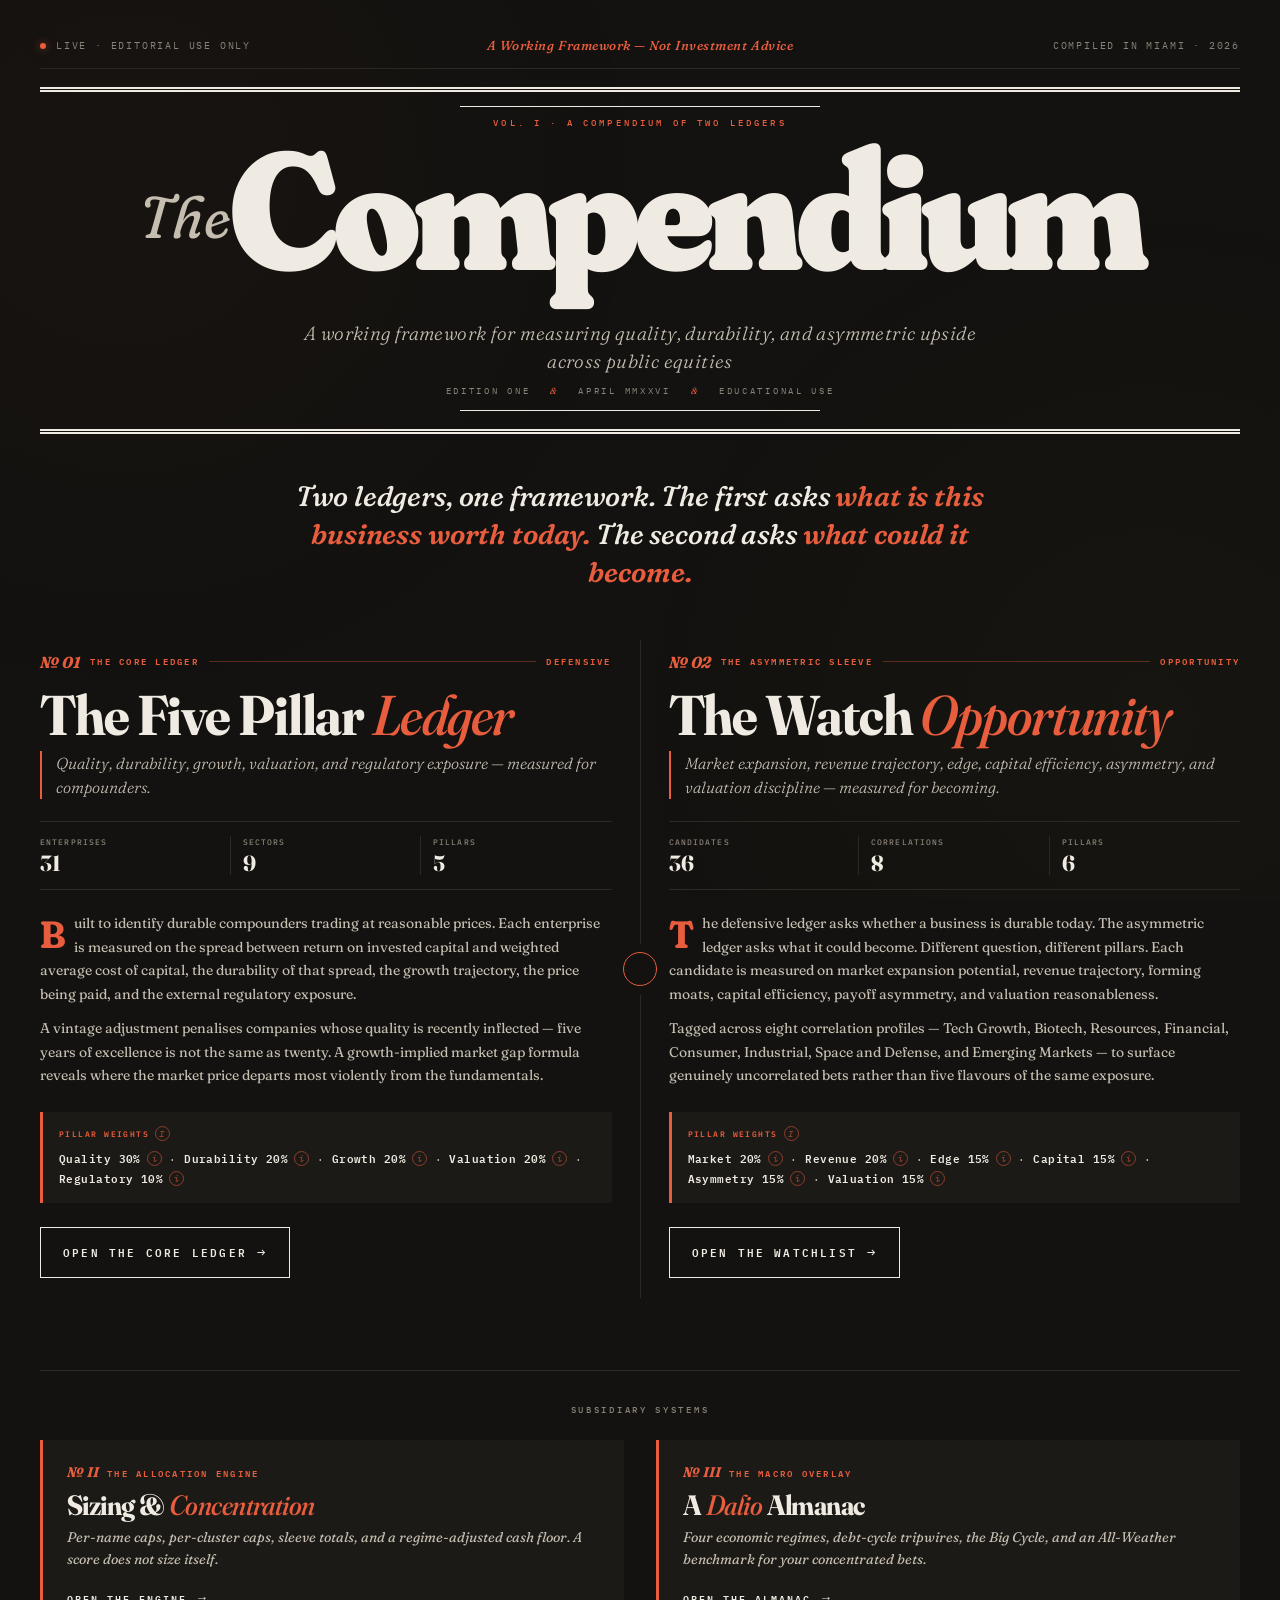
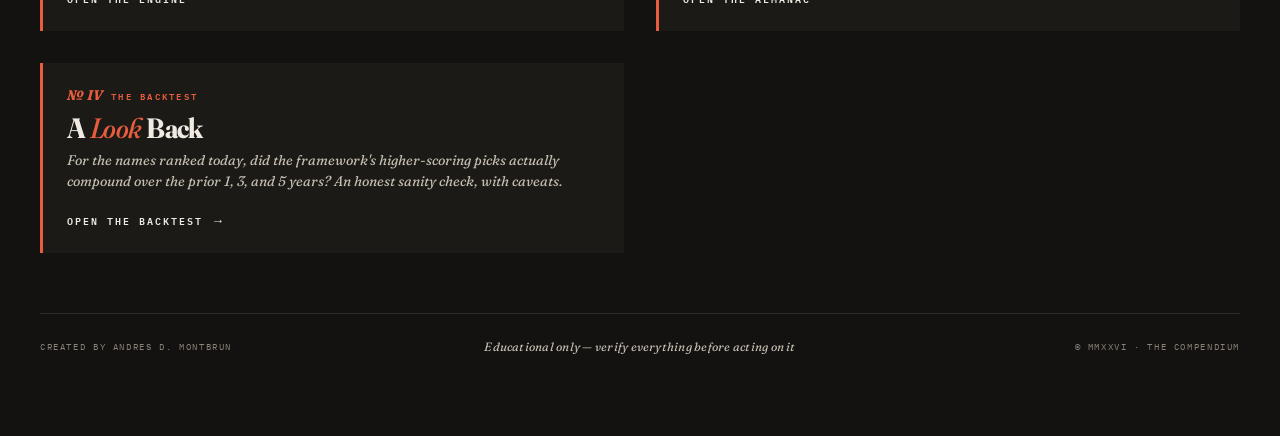
<file: index.html>
<!DOCTYPE html>
<html lang="en">
<head>
<meta charset="UTF-8">
<meta name="viewport" content="width=device-width, initial-scale=1.0">
<title>The Compendium — Two Ledgers, One Framework</title>
<link rel="preconnect" href="https://fonts.googleapis.com">
<link rel="preconnect" href="https://fonts.gstatic.com" crossorigin>
<link href="https://fonts.googleapis.com/css2?family=Fraunces:ital,opsz,wght@0,9..144,300;0,9..144,400;0,9..144,500;0,9..144,600;0,9..144,700;0,9..144,900;1,9..144,400;1,9..144,500;1,9..144,700&family=IBM+Plex+Mono:ital,wght@0,300;0,400;0,500;0,600;1,400&display=swap" rel="stylesheet">
<link rel="stylesheet" href="assets/tooltip.css">
<style>
:root {
  --paper: #131210;
  --paper-warm: #1c1a17;
  --paper-deep: #0a0908;
  --ink: #f0ebe2;
  --ink-soft: #c4bdb0;
  --ink-mute: #8a8278;
  --ink-faint: #4a4540;
  --rule: #2c2824;
  --rule-strong: #f0ebe2;
  --accent: #e85d3d;
  --accent-deep: #b8270d;
  --gold: #d4a335;
  --bull: #6db83d;
}

* { box-sizing: border-box; margin: 0; padding: 0; }
html { scroll-behavior: smooth; }
body {
  background: var(--paper);
  color: var(--ink);
  font-family: 'Fraunces', Georgia, serif;
  font-size: 16px;
  line-height: 1.5;
  -webkit-font-smoothing: antialiased;
  font-optical-sizing: auto;
  font-variation-settings: "SOFT" 50, "WONK" 0;
  min-height: 100vh;
  overflow-x: hidden;
}

/* PAPER TEXTURE */
body::before {
  content: '';
  position: fixed;
  inset: 0;
  background-image:
    radial-gradient(circle at 10% 20%, rgba(232,93,61,.025) 0%, transparent 40%),
    radial-gradient(circle at 90% 80%, rgba(212,163,53,.025) 0%, transparent 40%);
  pointer-events: none;
  z-index: 0;
}
body::after {
  content: '';
  position: fixed;
  inset: 0;
  background-image: repeating-linear-gradient(0deg, transparent 0, transparent 2px, rgba(255,255,255,.005) 2px, rgba(255,255,255,.005) 3px);
  pointer-events: none;
  z-index: 1;
  mix-blend-mode: overlay;
}

.cover {
  position: relative;
  z-index: 2;
  max-width: 1280px;
  margin: 0 auto;
  padding: 36px 40px 80px;
  min-height: 100vh;
  display: flex;
  flex-direction: column;
}

/* TOP STRIP — like a newspaper's top bar */
.top-strip {
  display: grid;
  grid-template-columns: 1fr auto 1fr;
  align-items: center;
  gap: 24px;
  padding-bottom: 12px;
  border-bottom: 1px solid var(--rule);
  font-family: 'IBM Plex Mono', monospace;
  font-size: 10px;
  letter-spacing: .18em;
  text-transform: uppercase;
  color: var(--ink-mute);
  margin-bottom: 18px;
  animation: fadeIn .8s ease both;
}
.top-strip .left { display: flex; align-items: center; gap: 10px; }
.top-strip .center { color: var(--accent); font-family: 'Fraunces', serif; font-style: italic; font-weight: 500; font-size: 13px; letter-spacing: .04em; text-transform: none; white-space: nowrap; }
.top-strip .right { text-align: right; }
.live-pulse {
  width: 6px; height: 6px;
  border-radius: 50%;
  background: var(--accent);
  animation: pulse 2s ease-in-out infinite;
  box-shadow: 0 0 8px rgba(232,93,61,.6);
}
@keyframes pulse {
  0%,100% { opacity: 1; transform: scale(1); }
  50% { opacity: .4; transform: scale(1.5); }
}

/* MASTHEAD */
.masthead {
  text-align: center;
  border-top: 5px double var(--ink);
  border-bottom: 5px double var(--ink);
  padding: 24px 0 32px;
  margin-bottom: 28px;
  position: relative;
  animation: maskFromTop 1.2s cubic-bezier(.2,.8,.2,1) both;
}
@keyframes maskFromTop {
  from { opacity: 0; transform: translateY(-12px); }
  to { opacity: 1; transform: translateY(0); }
}
.masthead::before {
  content: '';
  position: absolute;
  top: 14px; left: 50%;
  transform: translateX(-50%);
  width: 30%; height: 1px;
  background: var(--ink);
}
.masthead::after {
  content: '';
  position: absolute;
  bottom: 18px; left: 50%;
  transform: translateX(-50%);
  width: 30%; height: 1px;
  background: var(--ink);
}

.kicker {
  font-family: 'IBM Plex Mono', monospace;
  font-size: 9px;
  letter-spacing: .35em;
  text-transform: uppercase;
  color: var(--accent);
  margin-bottom: 10px;
  font-weight: 500;
}

.title {
  font-family: 'Fraunces', serif;
  font-weight: 900;
  font-size: clamp(72px, 14vw, 168px);
  line-height: .85;
  letter-spacing: -.045em;
  font-variation-settings: "SOFT" 100, "WONK" 1, "opsz" 144;
  margin-bottom: 0;
  padding-bottom: .22em;
}
.title .the {
  font-family: 'Fraunces', serif;
  font-style: italic;
  font-weight: 400;
  font-size: .35em;
  vertical-align: .55em;
  letter-spacing: .02em;
  color: var(--ink-soft);
  font-variation-settings: "SOFT" 100, "opsz" 72;
  margin-right: -.05em;
}

.tagline {
  font-family: 'Fraunces', serif;
  font-style: italic;
  font-weight: 300;
  font-size: clamp(15px, 1.5vw, 19px);
  color: var(--ink-soft);
  letter-spacing: .02em;
  margin-bottom: 8px;
  max-width: 720px;
  margin-left: auto;
  margin-right: auto;
  line-height: 1.5;
}

.volume {
  font-family: 'IBM Plex Mono', monospace;
  font-size: 9px;
  letter-spacing: .3em;
  text-transform: uppercase;
  color: var(--ink-mute);
}
.volume .ornament {
  color: var(--accent);
  margin: 0 12px;
  font-family: 'Fraunces', serif;
  font-style: italic;
}

/* DECK — between masthead and main content */
.deck {
  text-align: center;
  margin: 0 auto 40px;
  max-width: 720px;
  padding: 16px 0 0;
  animation: fadeIn 1.4s ease .3s both;
}
.deck h2 {
  font-family: 'Fraunces', serif;
  font-weight: 500;
  font-style: italic;
  font-size: clamp(20px, 2.4vw, 28px);
  line-height: 1.35;
  color: var(--ink);
  letter-spacing: -.005em;
}
.deck h2 em {
  color: var(--accent);
  font-style: italic;
  font-weight: 600;
}

@keyframes fadeIn {
  from { opacity: 0; transform: translateY(8px); }
  to { opacity: 1; transform: translateY(0); }
}

/* MAIN — the two ledgers presented as facing pages */
.main {
  flex: 1;
  display: grid;
  grid-template-columns: 1fr auto 1fr;
  gap: 0;
  position: relative;
}

.gutter {
  width: 1px;
  background: var(--rule);
  position: relative;
  margin: 8px 28px;
}
.gutter::before {
  content: 'I';
  position: absolute;
  top: 50%;
  left: 50%;
  transform: translate(-50%, -50%);
  font-family: 'Fraunces', serif;
  font-style: italic;
  font-weight: 400;
  font-size: 18px;
  color: var(--accent);
  background: var(--paper);
  padding: 12px 0;
  letter-spacing: .05em;
}
.gutter::after {
  content: '';
  position: absolute;
  top: 50%;
  left: 50%;
  transform: translate(-50%, -50%);
  width: 32px;
  height: 32px;
  border: 1px solid var(--accent);
  border-radius: 50%;
  background: var(--paper);
}

.ledger-card {
  position: relative;
  display: flex;
  flex-direction: column;
  padding: 18px 0 28px;
  text-decoration: none;
  color: inherit;
  cursor: pointer;
  transition: opacity .25s ease;
  animation: fadeUp 1s cubic-bezier(.2,.8,.2,1) both;
}
.ledger-card:nth-child(1) { animation-delay: .55s; }
.ledger-card:nth-child(3) { animation-delay: .75s; }
@keyframes fadeUp {
  from { opacity: 0; transform: translateY(20px); }
  to { opacity: 1; transform: translateY(0); }
}

.ledger-card:hover { opacity: 1; }
.ledger-card:hover .card-title { color: var(--accent); }
.ledger-card:hover .card-cta { background: var(--accent); color: var(--paper); border-color: var(--accent); }
.ledger-card:hover .card-cta::after { transform: translateX(3px); }

.card-folio {
  font-family: 'IBM Plex Mono', monospace;
  font-size: 9px;
  letter-spacing: .25em;
  text-transform: uppercase;
  color: var(--accent);
  margin-bottom: 14px;
  font-weight: 600;
  display: flex;
  align-items: center;
  gap: 10px;
}
.card-folio .num {
  font-family: 'Fraunces', serif;
  font-style: italic;
  font-weight: 700;
  font-size: 16px;
  color: var(--accent);
  letter-spacing: 0;
}
.card-folio .dash { flex: 1; height: 1px; background: var(--accent); opacity: .35; }

.card-title {
  font-family: 'Fraunces', serif;
  font-weight: 700;
  font-size: clamp(36px, 5vw, 56px);
  line-height: .98;
  letter-spacing: -.02em;
  margin-bottom: 8px;
  font-variation-settings: "SOFT" 30, "opsz" 144;
  color: var(--ink);
  transition: color .25s ease;
}
.card-title em {
  font-style: italic;
  font-weight: 500;
  color: var(--accent);
}

.card-subtitle {
  font-family: 'Fraunces', serif;
  font-style: italic;
  font-weight: 300;
  font-size: 16px;
  color: var(--ink-soft);
  margin-bottom: 22px;
  line-height: 1.5;
  border-left: 2px solid var(--accent);
  padding-left: 14px;
}

.card-meta {
  display: grid;
  grid-template-columns: repeat(3, 1fr);
  gap: 0;
  border-top: 1px solid var(--rule);
  border-bottom: 1px solid var(--rule);
  padding: 14px 0;
  margin-bottom: 22px;
}
.meta-item {
  display: flex;
  flex-direction: column;
  gap: 3px;
  padding: 0 12px;
  border-right: 1px solid var(--rule);
}
.meta-item:last-child { border-right: none; }
.meta-item:first-child { padding-left: 0; }
.meta-item .label {
  font-family: 'IBM Plex Mono', monospace;
  font-size: 8px;
  letter-spacing: .14em;
  text-transform: uppercase;
  color: var(--ink-mute);
  font-weight: 500;
}
.meta-item .value {
  font-family: 'Fraunces', serif;
  font-weight: 700;
  font-size: 22px;
  color: var(--ink);
  font-feature-settings: "tnum";
  line-height: 1.1;
  font-variation-settings: "opsz" 144;
}
.meta-item .value .small {
  font-family: 'IBM Plex Mono', monospace;
  font-weight: 400;
  font-size: 9px;
  color: var(--ink-mute);
  letter-spacing: .08em;
  text-transform: uppercase;
  margin-left: 4px;
}

.card-body {
  font-family: 'Fraunces', serif;
  font-size: 14px;
  line-height: 1.7;
  color: var(--ink-soft);
  margin-bottom: 24px;
  flex: 1;
}
.card-body p { margin-bottom: 10px; }
.card-body p:last-child { margin-bottom: 0; }
.card-body::first-letter {
  font-family: 'Fraunces', serif;
  font-weight: 700;
  font-size: 38px;
  line-height: 1;
  float: left;
  padding: 4px 8px 0 0;
  color: var(--accent);
  font-variation-settings: "SOFT" 100, "opsz" 144;
}

.card-pillars {
  margin-bottom: 24px;
  padding: 14px 16px;
  background: var(--paper-warm);
  border-left: 3px solid var(--accent);
}
.pillars-label {
  font-family: 'IBM Plex Mono', monospace;
  font-size: 8px;
  letter-spacing: .18em;
  text-transform: uppercase;
  color: var(--accent);
  margin-bottom: 8px;
  font-weight: 600;
}
.pillars-list {
  font-family: 'IBM Plex Mono', monospace;
  font-size: 11px;
  color: var(--ink-soft);
  letter-spacing: .04em;
  line-height: 1.7;
}
.pillars-list strong {
  color: var(--ink);
  font-weight: 600;
}

.card-cta {
  display: inline-flex;
  align-items: center;
  gap: 10px;
  font-family: 'IBM Plex Mono', monospace;
  font-size: 11px;
  letter-spacing: .2em;
  text-transform: uppercase;
  color: var(--ink);
  border: 1px solid var(--ink);
  padding: 14px 22px;
  font-weight: 600;
  align-self: flex-start;
  transition: all .25s ease;
  background: transparent;
}
.card-cta::after {
  content: '→';
  font-size: 14px;
  font-weight: 400;
  transition: transform .25s ease;
}

/* FOOTER STRIP */
.footer-strip {
  margin-top: 60px;
  padding-top: 24px;
  border-top: 1px solid var(--rule);
  display: grid;
  grid-template-columns: 1fr auto 1fr;
  align-items: center;
  gap: 24px;
  font-family: 'IBM Plex Mono', monospace;
  font-size: 9px;
  letter-spacing: .18em;
  text-transform: uppercase;
  color: var(--ink-mute);
  animation: fadeIn 1.6s ease 1s both;
}
.footer-strip .left { text-align: left; }
.footer-strip .right { text-align: right; }
.footer-strip .center {
  font-family: 'Fraunces', serif;
  font-style: italic;
  font-weight: 400;
  font-size: 12px;
  color: var(--ink-soft);
  text-transform: none;
  letter-spacing: .02em;
}

/* APPENDIX — smaller cards for subsidiary systems */
.appendix {
  margin-top: 64px;
  padding-top: 32px;
  border-top: 1px solid var(--rule);
}
.appendix-label {
  font-family: 'IBM Plex Mono', monospace;
  font-size: 9px;
  letter-spacing: .3em;
  text-transform: uppercase;
  color: var(--ink-mute);
  text-align: center;
  margin-bottom: 24px;
  font-weight: 500;
}
.appendix-grid {
  display: grid;
  grid-template-columns: 1fr 1fr;
  gap: 32px;
}
.appendix-card {
  display: block;
  text-decoration: none;
  color: inherit;
  padding: 22px 24px;
  background: var(--paper-warm);
  border-left: 3px solid var(--accent);
  transition: background .25s ease, transform .25s ease;
}
.appendix-card:hover { background: var(--paper-deep); transform: translateX(2px); }
.appendix-folio {
  font-family: 'IBM Plex Mono', monospace;
  font-size: 9px;
  letter-spacing: .25em;
  text-transform: uppercase;
  color: var(--accent);
  font-weight: 600;
  margin-bottom: 8px;
}
.appendix-folio .num {
  font-family: 'Fraunces', serif;
  font-style: italic;
  font-weight: 700;
  font-size: 14px;
  color: var(--accent);
  letter-spacing: 0;
  margin-right: 8px;
}
.appendix-title {
  font-family: 'Fraunces', serif;
  font-weight: 700;
  font-size: 28px;
  line-height: 1;
  letter-spacing: -.02em;
  margin-bottom: 8px;
  color: var(--ink);
  font-variation-settings: "SOFT" 30, "opsz" 144;
}
.appendix-title em { font-style: italic; font-weight: 500; color: var(--accent); }
.appendix-sub {
  font-family: 'Fraunces', serif;
  font-style: italic;
  font-size: 14px;
  color: var(--ink-soft);
  line-height: 1.55;
  margin-bottom: 14px;
}
.appendix-cta {
  display: inline-flex;
  align-items: center;
  gap: 8px;
  font-family: 'IBM Plex Mono', monospace;
  font-size: 10px;
  letter-spacing: .2em;
  text-transform: uppercase;
  color: var(--ink);
  font-weight: 600;
}
.appendix-cta::after {
  content: '→';
  transition: transform .25s ease;
  font-family: 'Fraunces', serif;
  font-style: italic;
  font-size: 13px;
}
.appendix-card:hover .appendix-cta::after { transform: translateX(3px); }

/* RESPONSIVE */
@media (max-width: 920px) {
  .cover { padding: 24px 22px 60px; }
  .top-strip { grid-template-columns: 1fr; gap: 6px; text-align: center; }
  .top-strip .left, .top-strip .right { justify-content: center; text-align: center; }
  .top-strip .left { display: flex; }
  .masthead { padding: 18px 0 22px; margin-bottom: 20px; }
  .masthead::before, .masthead::after { width: 50%; }
  .deck { margin-bottom: 28px; }
  .main { grid-template-columns: 1fr; }
  .gutter {
    width: 100%;
    height: 1px;
    margin: 32px 0;
  }
  .gutter::before { padding: 0 16px; background: var(--paper); }
  .ledger-card { padding: 8px 0 24px; }
  .card-meta { grid-template-columns: 1fr 1fr 1fr; }
  .meta-item { padding: 0 8px; }
  .meta-item .value { font-size: 18px; }
  .footer-strip { grid-template-columns: 1fr; gap: 8px; text-align: center; }
  .footer-strip .left, .footer-strip .right { text-align: center; }
  .appendix-grid { grid-template-columns: 1fr; gap: 18px; }
  .appendix { margin-top: 40px; }
}

@media (max-width: 480px) {
  .card-meta { grid-template-columns: 1fr; gap: 0; }
  .meta-item {
    border-right: none;
    border-bottom: 1px solid var(--rule);
    padding: 10px 0;
    flex-direction: row;
    align-items: baseline;
    justify-content: space-between;
  }
  .meta-item:last-child { border-bottom: none; padding-bottom: 0; }
  .meta-item:first-child { padding-top: 0; }
}
</style>
</head>
<body>
<div class="cover">

<!-- TOP STRIP -->
<div class="top-strip">
  <div class="left"><div class="live-pulse"></div>Live · Editorial Use Only</div>
  <div class="center">A Working Framework — Not Investment Advice</div>
  <div class="right">Compiled in Miami · 2026</div>
</div>

<!-- MASTHEAD -->
<header class="masthead">
  <div class="kicker">Vol. I · A Compendium of Two Ledgers</div>
  <h1 class="title"><span class="the">The</span>Compendium</h1>
  <p class="tagline">A working framework for measuring quality, durability, and asymmetric upside across public equities</p>
  <div class="volume">
    Edition One <span class="ornament">&</span> April MMXXVI <span class="ornament">&</span> Educational Use
  </div>
</header>

<!-- DECK -->
<div class="deck">
  <h2>Two ledgers, one framework. The first asks <em>what is this business worth today.</em> The second asks <em>what could it become.</em></h2>
</div>

<!-- MAIN — TWO FACING LEDGER CARDS -->
<main class="main">

  <!-- LEDGER ONE -->
  <a class="ledger-card" href="five-pillar-scorer.html">
    <div class="card-folio">
      <span class="num">№ 01</span>
      The Core Ledger
      <span class="dash"></span>
      Defensive
    </div>
    <h3 class="card-title">The Five Pillar <em>Ledger</em></h3>
    <div class="card-subtitle">Quality, durability, growth, valuation, and regulatory exposure — measured for compounders.</div>

    <div class="card-meta">
      <div class="meta-item">
        <span class="label">Enterprises</span>
        <span class="value">31</span>
      </div>
      <div class="meta-item">
        <span class="label">Sectors</span>
        <span class="value">9</span>
      </div>
      <div class="meta-item">
        <span class="label">Pillars</span>
        <span class="value">5</span>
      </div>
    </div>

    <div class="card-body">
      <p>Built to identify durable compounders trading at reasonable prices. Each enterprise is measured on the spread between return on invested capital and weighted average cost of capital, the durability of that spread, the growth trajectory, the price being paid, and the external regulatory exposure.</p>
      <p>A vintage adjustment penalises companies whose quality is recently inflected — five years of excellence is not the same as twenty. A growth-implied market gap formula reveals where the market price departs most violently from the fundamentals.</p>
    </div>

    <div class="card-pillars">
      <div class="pillars-label"><span class="info" data-glossary="pillar-weights">Pillar Weights</span></div>
      <div class="pillars-list">
        <strong class="info" data-glossary="quality">Quality 30%</strong> · <strong class="info" data-glossary="durability">Durability 20%</strong> · <strong class="info" data-glossary="growth">Growth 20%</strong> · <strong class="info" data-glossary="valuation">Valuation 20%</strong> · <strong class="info" data-glossary="regulatory">Regulatory 10%</strong>
      </div>
    </div>

    <span class="card-cta">Open the Core Ledger</span>
  </a>

  <!-- GUTTER -->
  <div class="gutter"></div>

  <!-- LEDGER TWO -->
  <a class="ledger-card" href="watch-opportunity-ledger.html">
    <div class="card-folio">
      <span class="num">№ 02</span>
      The Asymmetric Sleeve
      <span class="dash"></span>
      Opportunity
    </div>
    <h3 class="card-title">The Watch <em>Opportunity</em></h3>
    <div class="card-subtitle">Market expansion, revenue trajectory, edge, capital efficiency, asymmetry, and valuation discipline — measured for becoming.</div>

    <div class="card-meta">
      <div class="meta-item">
        <span class="label">Candidates</span>
        <span class="value">36</span>
      </div>
      <div class="meta-item">
        <span class="label">Correlations</span>
        <span class="value">8</span>
      </div>
      <div class="meta-item">
        <span class="label">Pillars</span>
        <span class="value">6</span>
      </div>
    </div>

    <div class="card-body">
      <p>The defensive ledger asks whether a business is durable today. The asymmetric ledger asks what it could become. Different question, different pillars. Each candidate is measured on market expansion potential, revenue trajectory, forming moats, capital efficiency, payoff asymmetry, and valuation reasonableness.</p>
      <p>Tagged across eight correlation profiles — Tech Growth, Biotech, Resources, Financial, Consumer, Industrial, Space and Defense, and Emerging Markets — to surface genuinely uncorrelated bets rather than five flavours of the same exposure.</p>
    </div>

    <div class="card-pillars">
      <div class="pillars-label"><span class="info" data-glossary="pillar-weights">Pillar Weights</span></div>
      <div class="pillars-list">
        <strong class="info" data-glossary="market">Market 20%</strong> · <strong class="info" data-glossary="trajectory">Revenue 20%</strong> · <strong class="info" data-glossary="edge">Edge 15%</strong> · <strong class="info" data-glossary="capital">Capital 15%</strong> · <strong class="info" data-glossary="asymmetry">Asymmetry 15%</strong> · <strong class="info" data-glossary="valuation-watch">Valuation 15%</strong>
      </div>
    </div>

    <span class="card-cta">Open the Watchlist</span>
  </a>

</main>

<!-- APPENDIX — subsidiary systems -->
<section class="appendix">
  <div class="appendix-label">Subsidiary Systems</div>
  <div class="appendix-grid">
    <a class="appendix-card" href="allocation.html">
      <div class="appendix-folio"><span class="num">№ II</span>The Allocation Engine</div>
      <h3 class="appendix-title">Sizing &amp; <em>Concentration</em></h3>
      <p class="appendix-sub">Per-name caps, per-cluster caps, sleeve totals, and a regime-adjusted cash floor. A score does not size itself.</p>
      <span class="appendix-cta">Open the Engine</span>
    </a>
    <a class="appendix-card" href="macro.html">
      <div class="appendix-folio"><span class="num">№ III</span>The Macro Overlay</div>
      <h3 class="appendix-title">A <em>Dalio</em> Almanac</h3>
      <p class="appendix-sub">Four economic regimes, debt-cycle tripwires, the Big Cycle, and an All-Weather benchmark for your concentrated bets.</p>
      <span class="appendix-cta">Open the Almanac</span>
    </a>
    <a class="appendix-card" href="backtest.html">
      <div class="appendix-folio"><span class="num">№ IV</span>The Backtest</div>
      <h3 class="appendix-title">A <em>Look</em> Back</h3>
      <p class="appendix-sub">For the names ranked today, did the framework's higher-scoring picks actually compound over the prior 1, 3, and 5 years? An honest sanity check, with caveats.</p>
      <span class="appendix-cta">Open the Backtest</span>
    </a>
  </div>
</section>

<!-- FOOTER -->
<footer class="footer-strip">
  <div class="left">Created by Andres D. Montbrun</div>
  <div class="center">Educational only — verify everything before acting on it</div>
  <div class="right">© MMXXVI · The Compendium</div>
</footer>

</div>
<script src="assets/glossary.js"></script>
<script src="assets/tooltip.js"></script>
</body>
</html>
</file>
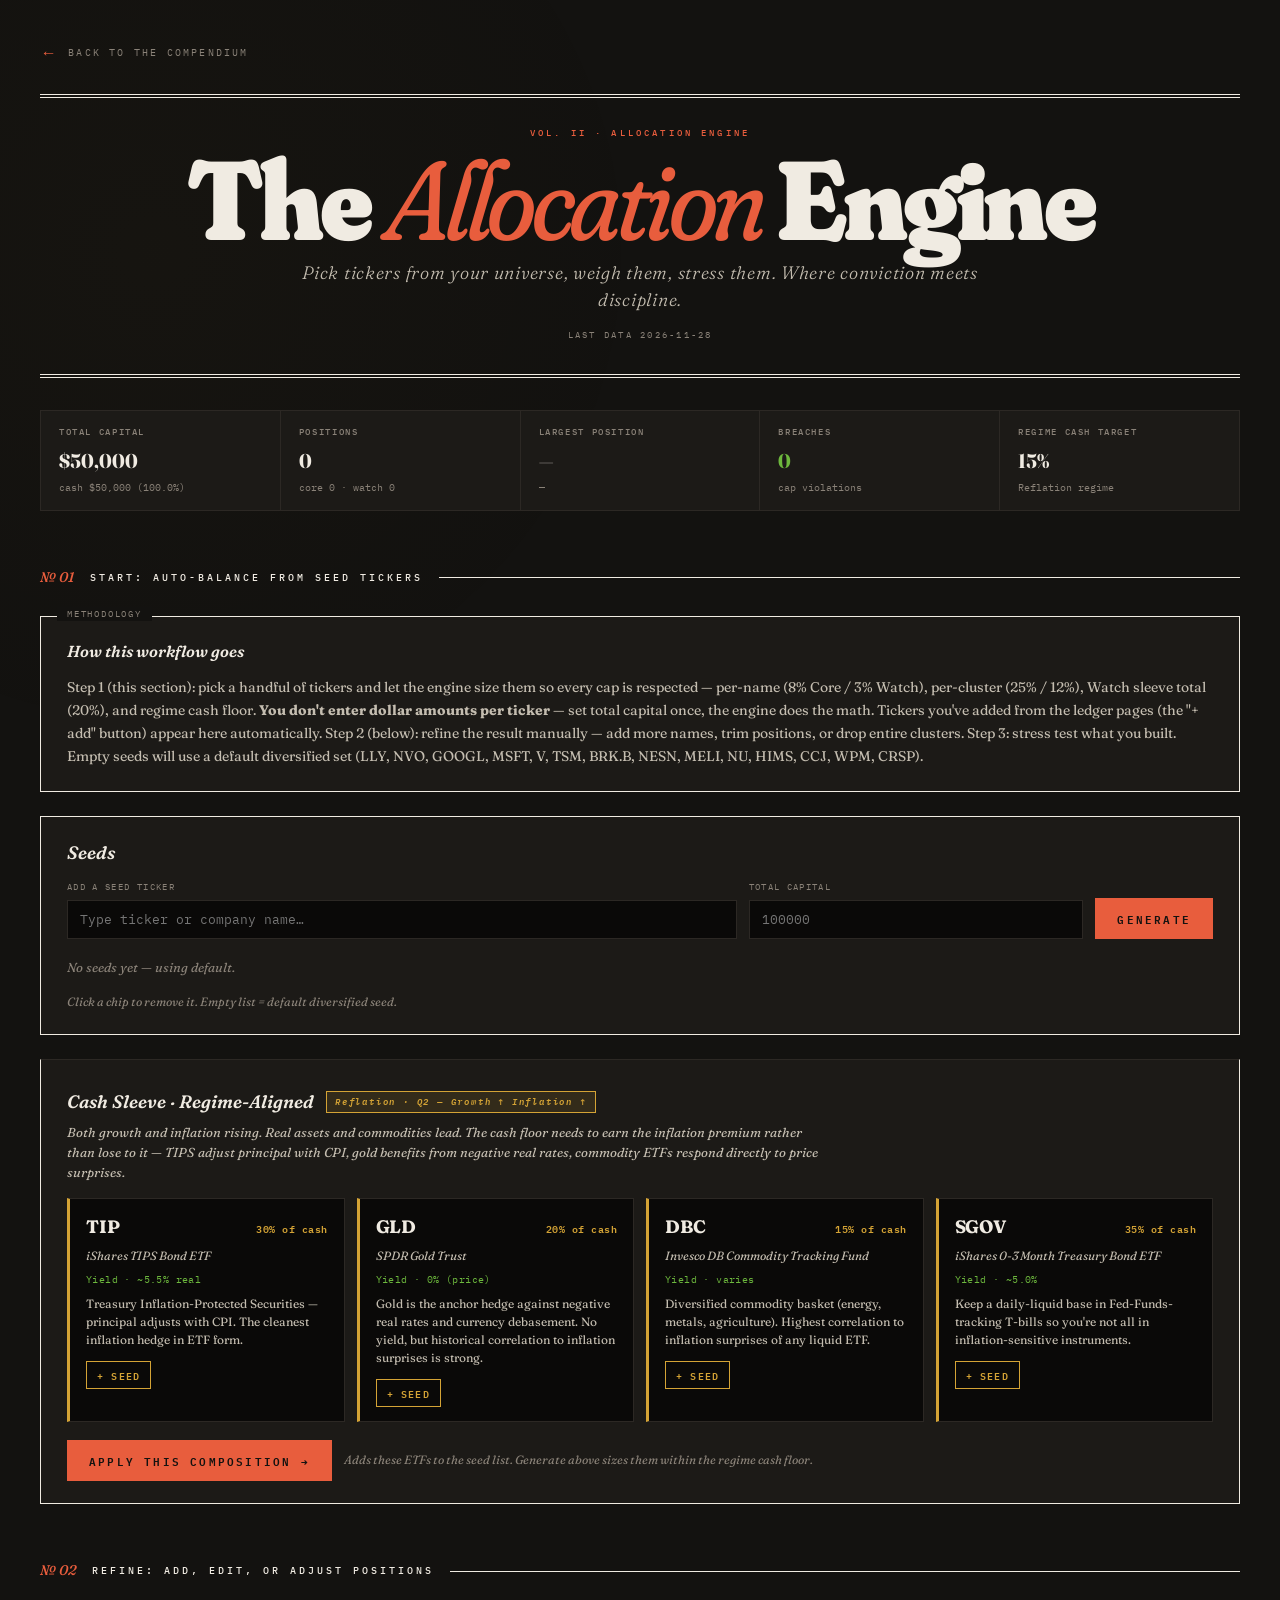
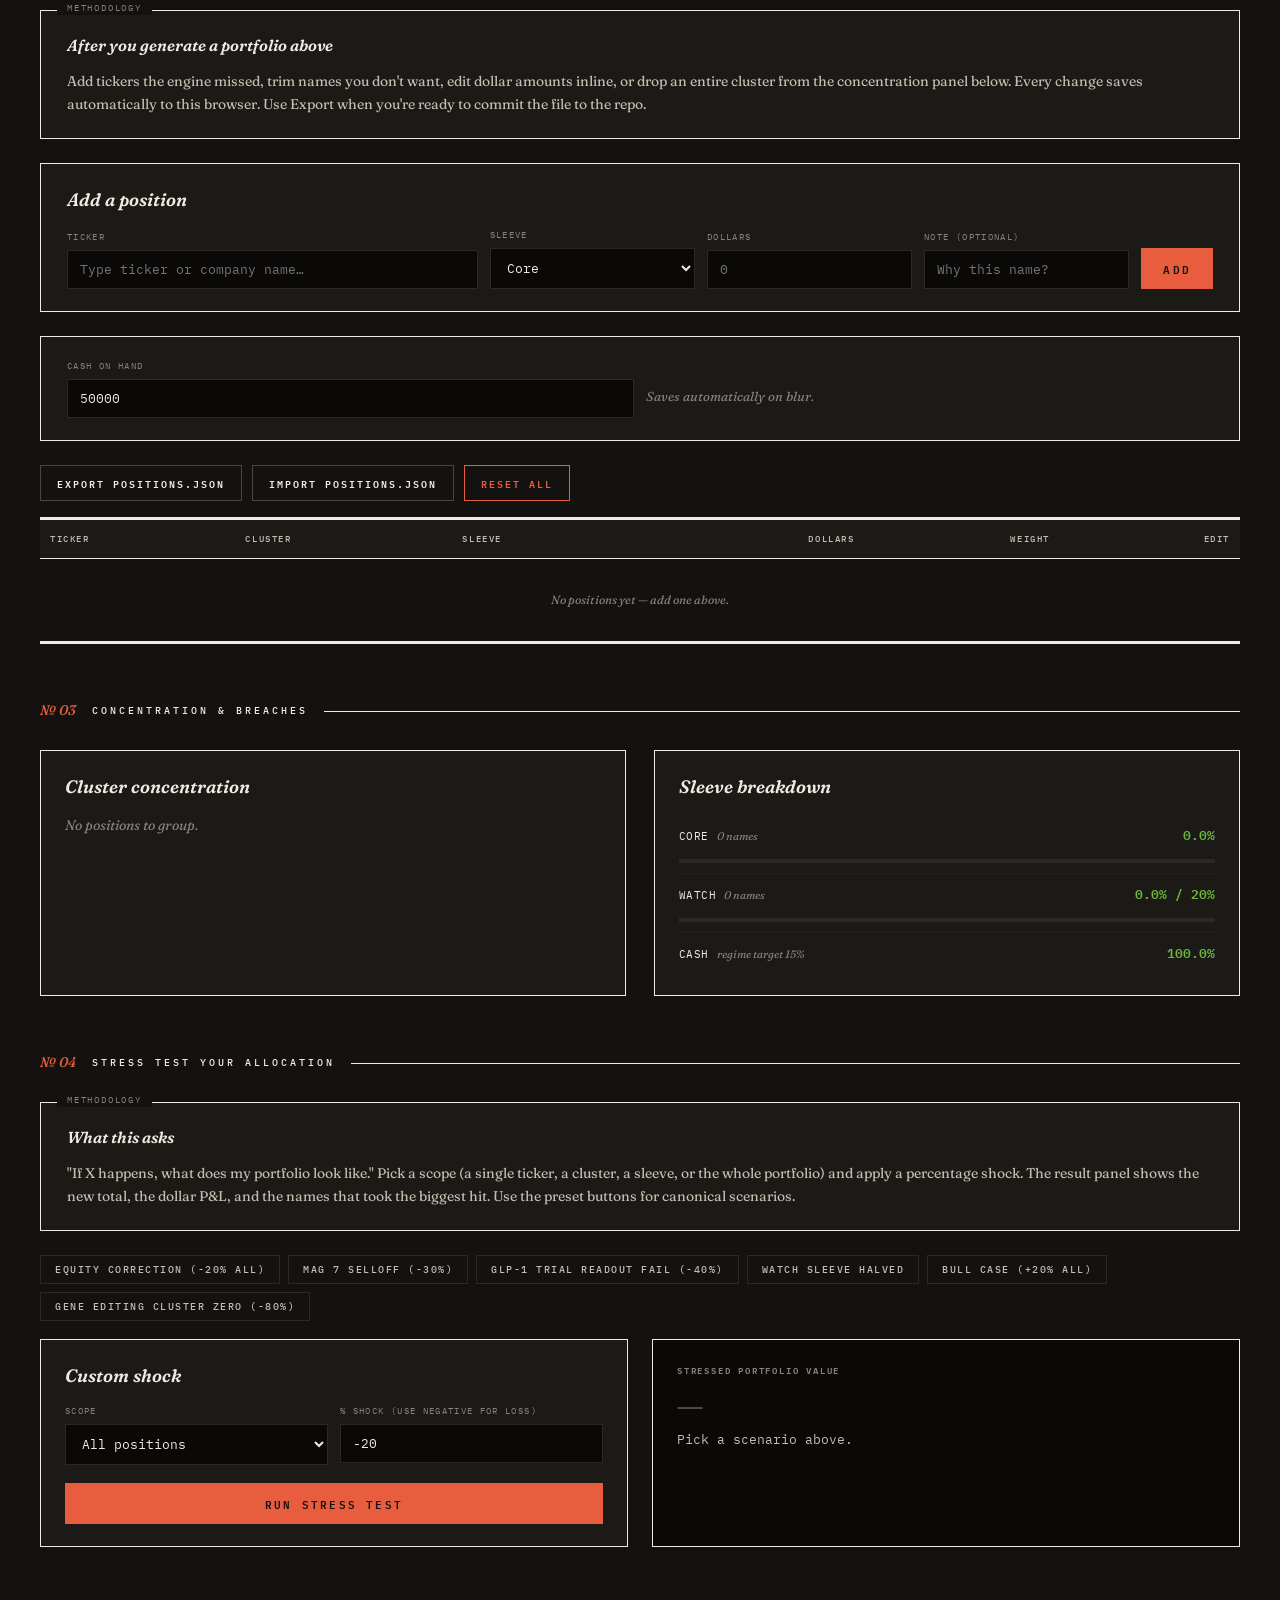
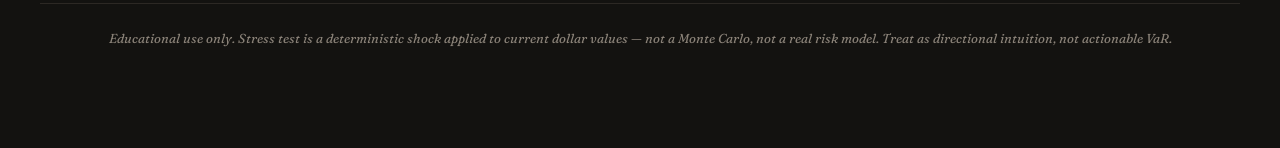
<file: allocation.html>
<!DOCTYPE html>
<html lang="en">
<head>
<meta charset="UTF-8">
<meta name="viewport" content="width=device-width, initial-scale=1.0">
<title>The Allocation Engine — Sizing &amp; Stress Tests</title>
<link rel="preconnect" href="https://fonts.googleapis.com">
<link rel="preconnect" href="https://fonts.gstatic.com" crossorigin>
<link href="https://fonts.googleapis.com/css2?family=Fraunces:ital,opsz,wght@0,9..144,300;0,9..144,400;0,9..144,500;0,9..144,600;0,9..144,700;0,9..144,900;1,9..144,400;1,9..144,500&family=IBM+Plex+Mono:ital,wght@0,300;0,400;0,500;0,600&display=swap" rel="stylesheet">
<link rel="stylesheet" href="assets/tooltip.css">
<style>
:root {
  --paper: #131210; --paper-warm: #1c1a17; --paper-deep: #0a0908;
  --ink: #f0ebe2; --ink-soft: #c4bdb0; --ink-mute: #8a8278; --ink-faint: #4a4540;
  --rule: #2c2824; --rule-strong: #f0ebe2;
  --accent: #e85d3d; --accent-deep: #b8270d;
  --gold: #d4a335; --bull: #6db83d; --bear: #e85d3d;
}
* { box-sizing: border-box; margin: 0; padding: 0; }
body {
  background: var(--paper); color: var(--ink);
  font-family: 'Fraunces', Georgia, serif; font-size: 16px; line-height: 1.55;
  -webkit-font-smoothing: antialiased; font-optical-sizing: auto;
  font-variation-settings: "SOFT" 50, "WONK" 0;
}
body::before {
  content: ''; position: fixed; inset: 0;
  background-image: radial-gradient(circle at 12% 28%, rgba(212,163,53,.02) 0%, transparent 40%);
  pointer-events: none; z-index: 0;
}
.broadsheet { position: relative; z-index: 2; max-width: 1280px; margin: 0 auto; padding: 36px 40px 100px; }

.back-link { display: inline-flex; align-items: center; gap: 10px; font-family: 'IBM Plex Mono', monospace; font-size: 10px; letter-spacing: .22em; text-transform: uppercase; color: var(--ink-mute); text-decoration: none; padding: 4px 0; margin-bottom: 24px; border-bottom: 1px solid transparent; transition: color .2s, border-color .2s; }
.back-link .arrow { color: var(--accent); font-family: 'Fraunces', serif; font-style: italic; font-size: 16px; }
.back-link:hover { color: var(--ink); border-bottom-color: var(--ink); }

.masthead { text-align: center; border-top: 4px double var(--rule-strong); border-bottom: 4px double var(--rule-strong); padding: 28px 0 32px; margin-bottom: 32px; }
.kicker { font-family: 'IBM Plex Mono', monospace; font-size: 9px; letter-spacing: .35em; text-transform: uppercase; color: var(--accent); margin-bottom: 10px; font-weight: 500; }
.masthead-title { font-family: 'Fraunces', serif; font-weight: 900; font-size: clamp(56px, 9vw, 112px); line-height: .9; letter-spacing: -.04em; font-variation-settings: "SOFT" 100, "WONK" 1, "opsz" 144; margin-bottom: 8px; }
.masthead-title em { font-style: italic; font-weight: 400; color: var(--accent); }
.masthead-tagline { font-family: 'Fraunces', serif; font-style: italic; font-size: 18px; font-weight: 300; color: var(--ink-soft); letter-spacing: .04em; max-width: 720px; margin: 0 auto; }
.masthead-volume { font-family: 'IBM Plex Mono', monospace; font-size: 9px; letter-spacing: .25em; text-transform: uppercase; color: var(--ink-mute); margin-top: 14px; }

.section-marker { display: flex; align-items: center; gap: 16px; margin: 56px 0 28px; }
.section-marker-line { flex: 1; height: 1px; background: var(--rule-strong); }
.section-marker-text { font-family: 'IBM Plex Mono', monospace; font-size: 10px; letter-spacing: .3em; text-transform: uppercase; color: var(--ink); font-weight: 500; }
.section-marker-num { font-family: 'Fraunces', serif; font-style: italic; font-size: 14px; color: var(--accent); font-weight: 500; }

.callout { background: var(--paper-warm); border: 1px solid var(--rule-strong); padding: 22px 26px; margin-bottom: 24px; position: relative; }
.callout::before { content: 'METHODOLOGY'; position: absolute; top: -10px; left: 16px; background: var(--paper); padding: 0 10px; font-family: 'IBM Plex Mono', monospace; font-size: 9px; letter-spacing: .2em; color: var(--ink-mute); }
.callout-title { font-family: 'Fraunces', serif; font-weight: 600; font-size: 16px; font-style: italic; margin-bottom: 12px; color: var(--ink); }
.callout-body { font-family: 'Fraunces', serif; font-size: 14px; line-height: 1.65; color: var(--ink-soft); }

/* status bar */
.status-bar { display: grid; grid-template-columns: repeat(5, 1fr); gap: 1px; background: var(--rule); border: 1px solid var(--rule); margin-bottom: 32px; }
.status-cell { background: var(--paper-warm); padding: 14px 18px; }
.status-cell .lbl { font-family: 'IBM Plex Mono', monospace; font-size: 9px; letter-spacing: .18em; text-transform: uppercase; color: var(--ink-mute); margin-bottom: 6px; font-weight: 500; }
.status-cell .val { font-family: 'Fraunces', serif; font-weight: 700; font-size: 20px; color: var(--ink); font-variation-settings: "opsz" 144; }
.status-cell .val.red { color: var(--bear); }
.status-cell .val.green { color: var(--bull); }
.status-cell .sub { font-family: 'IBM Plex Mono', monospace; font-size: 10px; color: var(--ink-mute); margin-top: 4px; }

/* add position panel */
.add-panel { background: var(--paper-warm); border: 1px solid var(--rule-strong); padding: 22px 26px; margin-bottom: 24px; }
.add-panel h4 { font-family: 'Fraunces', serif; font-weight: 600; font-style: italic; font-size: 18px; margin-bottom: 14px; color: var(--ink); }
.add-form { display: grid; grid-template-columns: 2fr 1fr 1fr 1fr auto; gap: 12px; align-items: end; }
.add-form label { font-family: 'IBM Plex Mono', monospace; font-size: 9px; letter-spacing: .15em; text-transform: uppercase; color: var(--ink-mute); display: block; margin-bottom: 6px; }
.add-form input, .add-form select { background: var(--paper-deep); border: 1px solid var(--rule); color: var(--ink); padding: 10px 12px; font-family: 'IBM Plex Mono', monospace; font-size: 13px; width: 100%; transition: border-color .15s; }
.add-form input:focus, .add-form select:focus { outline: none; border-color: var(--accent); }
.add-btn { background: var(--accent); color: var(--paper); border: none; padding: 11px 22px; font-family: 'IBM Plex Mono', monospace; font-size: 11px; letter-spacing: .2em; text-transform: uppercase; font-weight: 600; cursor: pointer; transition: background .15s; }
.add-btn:hover { background: var(--accent-deep); }
.add-btn.ghost { background: transparent; color: var(--ink); border: 1px solid var(--ink-faint); }
.add-btn.ghost:hover { background: var(--paper-warm); border-color: var(--ink); }

.suggest-box { position: relative; }
.suggest-list { position: absolute; top: 100%; left: 0; right: 0; background: var(--paper-deep); border: 1px solid var(--rule-strong); border-top: none; max-height: 240px; overflow-y: auto; z-index: 50; display: none; }
.suggest-list.show { display: block; }
.suggest-item { padding: 8px 12px; cursor: pointer; font-family: 'IBM Plex Mono', monospace; font-size: 12px; border-bottom: 1px solid var(--rule); }
.suggest-item:hover, .suggest-item.active { background: var(--paper-warm); }
.suggest-item .t { color: var(--ink); font-weight: 600; }
.suggest-item .n { color: var(--ink-mute); margin-left: 12px; font-style: italic; font-family: 'Fraunces', serif; }
.suggest-item .c { color: var(--accent); margin-left: 12px; font-size: 10px; letter-spacing: .1em; }

.toolbar { display: flex; gap: 10px; margin-bottom: 16px; flex-wrap: wrap; }
.toolbar button { background: transparent; color: var(--ink); border: 1px solid var(--ink-faint); padding: 8px 16px; font-family: 'IBM Plex Mono', monospace; font-size: 10px; letter-spacing: .2em; text-transform: uppercase; font-weight: 600; cursor: pointer; transition: all .15s; }
.toolbar button:hover { background: var(--paper-warm); border-color: var(--ink); }
.toolbar button.danger { color: var(--bear); border-color: var(--bear); }
.toolbar button.danger:hover { background: rgba(232,93,61,.08); }

/* positions table */
.pos-table { width: 100%; border-collapse: collapse; font-family: 'IBM Plex Mono', monospace; font-size: 12px; margin-bottom: 24px; border-top: 3px solid var(--rule-strong); border-bottom: 3px solid var(--rule-strong); }
.pos-table th { text-align: left; padding: 12px 10px; font-size: 9px; letter-spacing: .18em; text-transform: uppercase; color: var(--ink-soft); border-bottom: 1px solid var(--rule-strong); background: var(--paper-warm); font-weight: 500; }
.pos-table td { padding: 12px 10px; border-bottom: 1px solid var(--rule); vertical-align: middle; }
.pos-table tr:hover { background: var(--paper-warm); }
.pos-t { font-family: 'Fraunces', serif; font-weight: 700; font-size: 16px; color: var(--ink); }
.pos-n { font-family: 'Fraunces', serif; font-style: italic; font-size: 12px; color: var(--ink-mute); }
.pos-cluster { font-family: 'IBM Plex Mono', monospace; font-size: 9px; color: var(--ink-mute); letter-spacing: .08em; padding: 2px 7px; background: var(--paper-warm); border: 1px solid var(--rule); display: inline-block; }
.pos-cluster.unclassified { color: var(--gold); border-color: var(--gold); }
.pos-sleeve { font-family: 'IBM Plex Mono', monospace; font-size: 10px; letter-spacing: .15em; text-transform: uppercase; padding: 3px 8px; font-weight: 600; }
.pos-sleeve.core { background: rgba(184,39,13,.08); color: var(--accent); border: 1px solid var(--accent); }
.pos-sleeve.watch { background: rgba(212,163,53,.08); color: var(--gold); border: 1px solid var(--gold); }
.pos-sleeve.cash { background: rgba(109,184,61,.08); color: var(--bull); border: 1px solid var(--bull); }
.pos-dollars { color: var(--ink-soft); text-align: right; }
.pos-pct { color: var(--accent); font-weight: 600; text-align: right; }
.pos-pct.over { color: var(--bear); }
.pos-actions { text-align: right; }
.pos-actions input[type=number] { width: 80px; background: var(--paper-deep); border: 1px solid var(--rule); color: var(--ink); padding: 5px 7px; font-family: 'IBM Plex Mono', monospace; font-size: 11px; text-align: right; }
.pos-actions input[type=number]:focus { outline: none; border-color: var(--accent); }
.pos-actions button { background: transparent; color: var(--ink-mute); border: 1px solid var(--rule); padding: 5px 9px; font-size: 11px; cursor: pointer; margin-left: 6px; transition: all .15s; }
.pos-actions button:hover { color: var(--bear); border-color: var(--bear); }

/* concentration view */
.split-grid { display: grid; grid-template-columns: 1fr 1fr; gap: 28px; margin-bottom: 32px; }
.panel { background: var(--paper-warm); border: 1px solid var(--rule-strong); padding: 22px 24px; }
.panel h4 { font-family: 'Fraunces', serif; font-weight: 600; font-style: italic; font-size: 18px; margin-bottom: 14px; color: var(--ink); }
.cluster-row { display: grid; grid-template-columns: 1fr auto; gap: 10px; padding: 10px 0; border-bottom: 1px dotted var(--rule); align-items: baseline; }
.cluster-row:last-child { border-bottom: none; }
.cluster-label { font-family: 'IBM Plex Mono', monospace; font-size: 11px; letter-spacing: .04em; color: var(--ink); }
.cluster-label small { color: var(--ink-mute); font-style: italic; font-family: 'Fraunces', serif; letter-spacing: 0; font-size: 11px; margin-left: 8px; }
.cluster-pct { font-family: 'IBM Plex Mono', monospace; font-weight: 600; font-size: 13px; }
.cluster-pct.over { color: var(--bear); }
.cluster-pct.warn { color: var(--gold); }
.cluster-pct.ok { color: var(--bull); }
.cluster-bar { grid-column: 1 / 3; height: 4px; background: var(--rule); margin-top: 4px; position: relative; }
.cluster-bar-fill { height: 100%; }

/* breaches */
.breaches { border-left: 4px solid var(--bear); background: rgba(184,39,13,.04); padding: 18px 22px; margin-bottom: 24px; }
.breaches.empty { border-left-color: var(--bull); background: rgba(45,80,22,.04); }
.breaches h4 { font-family: 'IBM Plex Mono', monospace; font-size: 11px; letter-spacing: .2em; text-transform: uppercase; color: var(--bear); margin-bottom: 12px; font-weight: 600; }
.breaches.empty h4 { color: var(--bull); }
.breach-item { font-family: 'Fraunces', serif; font-size: 14px; line-height: 1.7; color: var(--ink-soft); padding: 6px 0; border-bottom: 1px dotted var(--rule); }
.breach-item:last-child { border-bottom: none; }
.breach-item strong { color: var(--ink); font-weight: 600; }

/* stress test */
.stress-grid { display: grid; grid-template-columns: 1fr 1fr; gap: 24px; }
.stress-controls { display: grid; grid-template-columns: 1fr 1fr; gap: 12px; margin-bottom: 18px; }
.stress-row { display: grid; grid-template-columns: 1fr auto; gap: 12px; align-items: center; padding: 8px 0; border-bottom: 1px dotted var(--rule); }
.stress-row:last-child { border-bottom: none; }
.stress-row label { font-family: 'IBM Plex Mono', monospace; font-size: 11px; color: var(--ink-soft); letter-spacing: .04em; }
.stress-row input[type=number] { width: 100px; background: var(--paper-deep); border: 1px solid var(--rule); color: var(--ink); padding: 7px 10px; font-family: 'IBM Plex Mono', monospace; font-size: 12px; text-align: right; }
.stress-row input[type=number]:focus { outline: none; border-color: var(--accent); }
.stress-result { background: var(--paper-deep); border: 1px solid var(--rule-strong); padding: 24px; }
.stress-result .lbl { font-family: 'IBM Plex Mono', monospace; font-size: 9px; letter-spacing: .2em; text-transform: uppercase; color: var(--ink-mute); margin-bottom: 8px; font-weight: 600; }
.stress-result .val { font-family: 'Fraunces', serif; font-weight: 700; font-size: 36px; line-height: 1; font-variation-settings: "opsz" 144; margin-bottom: 8px; }
.stress-result .val.gain { color: var(--bull); }
.stress-result .val.loss { color: var(--bear); }
.stress-result .delta { font-family: 'IBM Plex Mono', monospace; font-size: 13px; color: var(--ink-soft); margin-bottom: 14px; }
.stress-result .impacts { font-family: 'IBM Plex Mono', monospace; font-size: 11px; color: var(--ink-mute); line-height: 1.7; }

/* preset scenarios */
.presets { display: flex; gap: 8px; margin-bottom: 18px; flex-wrap: wrap; }
.preset-btn { background: transparent; color: var(--ink-soft); border: 1px solid var(--rule); padding: 7px 14px; font-family: 'IBM Plex Mono', monospace; font-size: 10px; letter-spacing: .15em; text-transform: uppercase; font-weight: 500; cursor: pointer; transition: all .15s; }
.preset-btn:hover { color: var(--ink); border-color: var(--accent); background: rgba(232,93,61,.04); }

.disclaimer { font-family: 'Fraunces', serif; font-style: italic; font-size: 13px; color: var(--ink-mute); margin-top: 56px; padding-top: 24px; border-top: 1px solid var(--rule); text-align: center; }

@media (max-width: 920px) {
  .broadsheet { padding: 24px 22px 80px; }
  .status-bar { grid-template-columns: 1fr 1fr; }
  .add-form { grid-template-columns: 1fr; }
  .split-grid, .stress-grid { grid-template-columns: 1fr; }
  .stress-controls { grid-template-columns: 1fr; }
}
</style>
</head>
<body>
<div class="broadsheet">

<a class="back-link" href="index.html"><span class="arrow">←</span>Back to The Compendium</a>

<header class="masthead">
  <div class="kicker">Vol. II · Allocation Engine</div>
  <h1 class="masthead-title">The <em>Allocation</em> Engine</h1>
  <p class="masthead-tagline">Pick tickers from your universe, weigh them, stress them. Where conviction meets discipline.</p>
  <div class="masthead-volume" id="a-asof">Loading…</div>
</header>

<!-- STATUS BAR -->
<div class="status-bar">
  <div class="status-cell"><div class="lbl">Total Capital</div><div class="val" id="a-total">$0</div><div class="sub" id="a-cash">cash —</div></div>
  <div class="status-cell"><div class="lbl">Positions</div><div class="val" id="a-names">0</div><div class="sub" id="a-sleeves">core 0 · watch 0</div></div>
  <div class="status-cell"><div class="lbl">Largest Position</div><div class="val" id="a-largest">—</div><div class="sub" id="a-largest-pct">—</div></div>
  <div class="status-cell"><div class="lbl">Breaches</div><div class="val" id="a-breaches">0</div><div class="sub">cap violations</div></div>
  <div class="status-cell"><div class="lbl">Regime Cash Target</div><div class="val" id="a-cash-target">—</div><div class="sub" id="a-regime-note">—</div></div>
</div>

<!-- AUTO-BALANCE — Step 1: generate a balanced portfolio from seeds -->
<div class="section-marker">
  <span class="section-marker-num">№ 01</span>
  <span class="section-marker-text">Start: Auto-balance from Seed Tickers</span>
  <div class="section-marker-line"></div>
</div>

<div class="callout">
  <div class="callout-title">How this workflow goes</div>
  <div class="callout-body">Step 1 (this section): pick a handful of tickers and let the engine size them so every cap is respected — per-name (8% Core / 3% Watch), per-cluster (25% / 12%), Watch sleeve total (20%), and regime cash floor. <strong>You don't enter dollar amounts per ticker</strong> — set total capital once, the engine does the math. Tickers you've added from the ledger pages (the "+ add" button) appear here automatically. Step 2 (below): refine the result manually — add more names, trim positions, or drop entire clusters. Step 3: stress test what you built. Empty seeds will use a default diversified set (LLY, NVO, GOOGL, MSFT, V, TSM, BRK.B, NESN, MELI, NU, HIMS, CCJ, WPM, CRSP).</div>
</div>

<div class="add-panel">
  <h4>Seeds</h4>
  <div style="display: grid; grid-template-columns: 2fr 1fr auto; gap: 12px; align-items: end;">
    <div class="suggest-box">
      <label for="ab-input" style="font-family: 'IBM Plex Mono', monospace; font-size: 9px; letter-spacing: .15em; text-transform: uppercase; color: var(--ink-mute); display: block; margin-bottom: 6px;">Add a seed ticker</label>
      <input type="text" id="ab-input" placeholder="Type ticker or company name…" autocomplete="off" style="background: var(--paper-deep); border: 1px solid var(--rule); color: var(--ink); padding: 10px 12px; font-family: 'IBM Plex Mono', monospace; font-size: 13px; width: 100%;">
      <div class="suggest-list" id="ab-suggest"></div>
    </div>
    <div>
      <label for="ab-capital" style="font-family: 'IBM Plex Mono', monospace; font-size: 9px; letter-spacing: .15em; text-transform: uppercase; color: var(--ink-mute); display: block; margin-bottom: 6px;">Total capital <span id="ab-cap-preview" style="color: var(--accent); font-family: 'Fraunces', serif; font-style: italic; letter-spacing: 0; text-transform: none; margin-left: 6px;"></span></label>
      <input type="number" id="ab-capital" placeholder="100000" min="1000" step="1000" style="background: var(--paper-deep); border: 1px solid var(--rule); color: var(--ink); padding: 10px 12px; font-family: 'IBM Plex Mono', monospace; font-size: 13px; width: 100%;">
    </div>
    <button class="add-btn" id="ab-generate">Generate</button>
  </div>
  <div id="ab-chips" style="margin-top: 18px; display: flex; flex-wrap: wrap; gap: 6px; min-height: 28px;"></div>
  <div style="margin-top: 8px; font-family: 'Fraunces', serif; font-style: italic; font-size: 12px; color: var(--ink-mute);">Click a chip to remove it. Empty list = default diversified seed.</div>
</div>

<!-- CASH SLEEVE — Regime-aligned ETF composition for the cash floor -->
<div id="cash-sleeve" class="add-panel" style="margin-top: 24px; border-top: 1px solid var(--rule); padding-top: 28px;">
  <h4 style="display: flex; align-items: center; gap: 12px; margin-bottom: 6px;"><span>Cash Sleeve · Regime-Aligned</span><span id="cs-regime-badge" style="font-family: 'IBM Plex Mono', monospace; font-size: 9px; letter-spacing: .2em; padding: 3px 8px; background: rgba(212,163,53,.12); color: var(--gold, #d4a335); border: 1px solid var(--gold, #d4a335); font-weight: 600;">—</span></h4>
  <div style="font-family: 'Fraunces', serif; font-style: italic; font-size: 13px; line-height: 1.55; color: var(--ink-soft); margin-bottom: 16px; max-width: 760px;" id="cs-rationale">Loading regime-aligned cash composition…</div>
  <div id="cs-grid" style="display: grid; grid-template-columns: repeat(auto-fit, minmax(260px, 1fr)); gap: 12px;"></div>
  <div style="display: flex; gap: 12px; margin-top: 18px; align-items: center; flex-wrap: wrap;">
    <button class="add-btn" id="cs-apply-all">Apply this composition →</button>
    <span style="font-family: 'Fraunces', serif; font-style: italic; font-size: 12px; color: var(--ink-mute);">Adds these ETFs to the seed list. Generate above sizes them within the regime cash floor.</span>
  </div>
</div>

<div id="ab-preview" style="display: none;"></div>

<!-- ADD / EDIT POSITIONS — Step 2: refine the auto-balanced output -->
<div class="section-marker">
  <span class="section-marker-num">№ 02</span>
  <span class="section-marker-text">Refine: Add, Edit, or Adjust Positions</span>
  <div class="section-marker-line"></div>
</div>

<div class="callout">
  <div class="callout-title">After you generate a portfolio above</div>
  <div class="callout-body">Add tickers the engine missed, trim names you don't want, edit dollar amounts inline, or drop an entire cluster from the concentration panel below. Every change saves automatically to this browser. Use Export when you're ready to commit the file to the repo.</div>
</div>

<div class="add-panel">
  <h4>Add a position</h4>
  <div class="add-form">
    <div class="suggest-box">
      <label for="t-input">Ticker</label>
      <input type="text" id="t-input" placeholder="Type ticker or company name…" autocomplete="off">
      <div class="suggest-list" id="t-suggest"></div>
    </div>
    <div>
      <label for="s-input">Sleeve</label>
      <select id="s-input">
        <option value="core">Core</option>
        <option value="watch">Watch</option>
      </select>
    </div>
    <div>
      <label for="d-input">Dollars <span id="d-preview" style="color: var(--accent); font-family: 'Fraunces', serif; font-style: italic; letter-spacing: 0; text-transform: none; margin-left: 6px;"></span></label>
      <input type="number" id="d-input" placeholder="0" min="0" step="100">
    </div>
    <div>
      <label for="n-input">Note (optional)</label>
      <input type="text" id="n-input" placeholder="Why this name?">
    </div>
    <button class="add-btn" id="add-btn">Add</button>
  </div>
</div>

<div class="add-panel" style="display: grid; grid-template-columns: 1fr 1fr; gap: 12px; align-items: end;">
  <div>
    <label style="font-family: 'IBM Plex Mono', monospace; font-size: 9px; letter-spacing: .15em; text-transform: uppercase; color: var(--ink-mute); display: block; margin-bottom: 6px;">Cash on hand <span id="cash-preview" style="color: var(--accent); font-family: 'Fraunces', serif; font-style: italic; letter-spacing: 0; text-transform: none; margin-left: 6px;"></span></label>
    <input type="number" id="cash-input" min="0" step="500" style="background: var(--paper-deep); border: 1px solid var(--rule); color: var(--ink); padding: 10px 12px; font-family: 'IBM Plex Mono', monospace; font-size: 13px; width: 100%;">
  </div>
  <div style="font-family: 'Fraunces', serif; font-style: italic; font-size: 13px; color: var(--ink-mute); padding-bottom: 12px;">Saves automatically on blur.</div>
</div>

<div class="toolbar">
  <button id="export-btn">Export positions.json</button>
  <button id="import-btn">Import positions.json</button>
  <input type="file" id="import-file" accept=".json,application/json" style="display: none;">
  <button id="reset-btn" class="danger">Reset all</button>
</div>

<table class="pos-table" id="pos-table">
  <thead>
    <tr><th>Ticker</th><th>Cluster</th><th>Sleeve</th><th style="text-align: right;">Dollars</th><th style="text-align: right;">Weight</th><th style="text-align: right; width: 180px;">Edit</th></tr>
  </thead>
  <tbody><tr><td colspan="6" style="text-align: center; padding: 32px; color: var(--ink-mute); font-family: Fraunces, serif; font-style: italic;">No positions yet — generate one above or add manually.</td></tr></tbody>
</table>

<!-- CONCENTRATION + BREACHES -->
<div class="section-marker">
  <span class="section-marker-num">№ 03</span>
  <span class="section-marker-text">Concentration &amp; Breaches</span>
  <div class="section-marker-line"></div>
</div>

<div class="split-grid">
  <div class="panel" id="cluster-panel"><h4>Cluster concentration</h4></div>
  <div class="panel" id="sleeve-panel"><h4>Sleeve breakdown</h4></div>
</div>

<div id="breaches-panel"></div>

<!-- STRESS TEST -->
<div class="section-marker">
  <span class="section-marker-num">№ 04</span>
  <span class="section-marker-text">Stress Test Your Allocation</span>
  <div class="section-marker-line"></div>
</div>

<div class="callout">
  <div class="callout-title">What this asks</div>
  <div class="callout-body">"If X happens, what does my portfolio look like." Pick a scope (a single ticker, a cluster, a sleeve, or the whole portfolio) and apply a percentage shock. The result panel shows the new total, the dollar P&L, and the names that took the biggest hit. Use the preset buttons for canonical scenarios.</div>
</div>

<div class="presets">
  <button class="preset-btn" data-scope="all" data-pct="-20">Equity correction (-20% all)</button>
  <button class="preset-btn" data-scope="cluster:mag7_platforms" data-pct="-30">Mag 7 selloff (-30%)</button>
  <button class="preset-btn" data-scope="cluster:glp1_franchise" data-pct="-40">GLP-1 trial readout fail (-40%)</button>
  <button class="preset-btn" data-scope="sleeve:watch" data-pct="-50">Watch sleeve halved</button>
  <button class="preset-btn" data-scope="all" data-pct="20">Bull case (+20% all)</button>
  <button class="preset-btn" data-scope="cluster:gene_editing" data-pct="-80">Gene editing cluster zero (-80%)</button>
</div>

<div class="stress-grid">
  <div class="panel">
    <h4>Custom shock</h4>
    <div class="stress-controls">
      <div>
        <label style="font-family: 'IBM Plex Mono', monospace; font-size: 9px; letter-spacing: .15em; text-transform: uppercase; color: var(--ink-mute); display: block; margin-bottom: 6px;">Scope</label>
        <select id="stress-scope" style="background: var(--paper-deep); border: 1px solid var(--rule); color: var(--ink); padding: 10px 12px; font-family: 'IBM Plex Mono', monospace; font-size: 13px; width: 100%;">
          <option value="all">All positions</option>
          <option value="sleeve:core">Sleeve: Core</option>
          <option value="sleeve:watch">Sleeve: Watch</option>
        </select>
      </div>
      <div>
        <label style="font-family: 'IBM Plex Mono', monospace; font-size: 9px; letter-spacing: .15em; text-transform: uppercase; color: var(--ink-mute); display: block; margin-bottom: 6px;">% shock (use negative for loss)</label>
        <input type="number" id="stress-pct" value="-20" step="5" style="background: var(--paper-deep); border: 1px solid var(--rule); color: var(--ink); padding: 10px 12px; font-family: 'IBM Plex Mono', monospace; font-size: 13px; width: 100%;">
      </div>
    </div>
    <button class="add-btn" id="stress-run" style="width: 100%;">Run stress test</button>
  </div>
  <div class="stress-result">
    <div class="lbl">Stressed Portfolio Value</div>
    <div class="val" id="stress-val">—</div>
    <div class="delta" id="stress-delta">Pick a scenario above.</div>
    <div class="impacts" id="stress-impacts"></div>
  </div>
</div>

<p class="disclaimer">Educational use only. Stress test is a deterministic shock applied to current dollar values — not a Monte Carlo, not a real risk model. Treat as directional intuition, not actionable VaR.</p>

</div>

<script src="assets/data-loader.js"></script>
<script src="assets/glossary.js"></script>
<script src="assets/tooltip.js"></script>
<script>
const RULES = {
  per_name_core: 0.08, per_name_watch: 0.03,
  per_cluster_core: 0.25, per_cluster_watch: 0.12,
  watch_total: 0.20,
  cash_target_by_regime: { Goldilocks: 0.10, Reflation: 0.15, Deflation: 0.20, Stagflation: 0.25, Unclassified: 0.20 },
};
const STORAGE_KEY = 'compendium_positions_v1';

let universe = {}; // ticker -> { n, cluster, sleeve_default }
let state = { cash: 50000, positions: [] };
let regime = 'Unclassified';

// ---------- state ----------
function loadState() {
  try {
    const raw = localStorage.getItem(STORAGE_KEY);
    if (raw) state = JSON.parse(raw);
  } catch (_) {}
}
function saveState() {
  try { localStorage.setItem(STORAGE_KEY, JSON.stringify(state)); } catch (_) {}
}
function newId() { return Math.random().toString(36).slice(2, 9); }

// ---------- magnitude formatter ----------
function magShort(n) {
  if (!n || isNaN(n)) return '';
  const a = Math.abs(n);
  if (a >= 1e9) return '$' + (n/1e9).toFixed(2) + 'B';
  if (a >= 1e6) return '$' + (n/1e6).toFixed(2) + 'M';
  if (a >= 1e3) return '$' + (n/1e3).toFixed(1) + 'K';
  return '$' + n.toLocaleString();
}
function attachMagnitudePreview(inputId, previewId) {
  const inp = document.getElementById(inputId);
  const prev = document.getElementById(previewId);
  if (!inp || !prev) return;
  const update = () => {
    const v = parseFloat(inp.value);
    prev.textContent = v && v > 0 ? '→ ' + magShort(v) : '';
    if (v && v >= 1e6) prev.style.color = 'var(--bear)'; else prev.style.color = 'var(--accent)';
  };
  inp.addEventListener('input', update);
  update();
}

// ---------- universe ----------
let cashSleeveData = null;   // populated once data/cash-sleeve.json loads
async function loadUniverse() {
  const data = await window.COMPENDIUM.loadAll();
  (data.core || []).forEach(c => { universe[c.t] = { n: c.n, cluster: c.cluster, sleeve: 'core' }; });
  (data.watch || []).forEach(c => { universe[c.t] = { n: c.n, cluster: c.cluster, sleeve: 'watch' }; });
  // Cash-sleeve ETFs from data/cash-sleeve.json — load and add to universe
  try {
    cashSleeveData = await window.COMPENDIUM.loadJson('data/cash-sleeve.json');
    if (cashSleeveData && cashSleeveData.compositions) {
      Object.values(cashSleeveData.compositions).forEach(comp => {
        (comp.composition || []).forEach(item => {
          // Don't overwrite an existing core/watch entry — those are real holdings
          if (!universe[item.t]) {
            universe[item.t] = { n: item.n, cluster: 'cash_sleeve', sleeve: 'cash' };
          }
        });
      });
    }
  } catch (_) { /* offline — cash sleeve panel just won't render */ }
  regime = (data.macro && data.macro.regime && data.macro.regime.regime_name) || 'Unclassified';
  document.getElementById('a-asof').textContent = 'Last data ' + ((data.lastUpdated && data.lastUpdated.asof) ? data.lastUpdated.asof.split('T')[0] : '—');
  document.getElementById('a-regime-note').textContent = regime + ' regime';
  return data;
}

// ---------- ticker autocomplete ----------
function setupSearch() {
  const input = document.getElementById('t-input');
  const list = document.getElementById('t-suggest');
  const sleeveSel = document.getElementById('s-input');
  let activeIdx = -1;
  let currentItems = [];

  function render(query) {
    const q = query.trim().toUpperCase();
    if (!q) { list.classList.remove('show'); return; }
    const items = Object.entries(universe)
      .filter(([t, m]) => t.includes(q) || m.n.toUpperCase().includes(q))
      .slice(0, 12);
    if (items.length === 0) {
      list.innerHTML = `<div class="suggest-item" data-custom="${q}"><span class="t">${q}</span><span class="n">Add as custom ticker (unclassified)</span></div>`;
    } else {
      list.innerHTML = items.map(([t, m]) =>
        `<div class="suggest-item" data-t="${t}"><span class="t">${t}</span><span class="n">${m.n}</span><span class="c">${m.cluster.toUpperCase()}</span></div>`
      ).join('');
    }
    currentItems = list.querySelectorAll('.suggest-item');
    activeIdx = -1;
    list.classList.add('show');
  }

  function pick(item) {
    const t = item.getAttribute('data-t') || item.getAttribute('data-custom');
    input.value = t;
    list.classList.remove('show');
    if (universe[t]) sleeveSel.value = universe[t].sleeve;
    document.getElementById('d-input').focus();
  }

  input.addEventListener('input', e => render(e.target.value));
  input.addEventListener('focus', e => { if (e.target.value) render(e.target.value); });
  input.addEventListener('keydown', e => {
    if (!list.classList.contains('show')) return;
    if (e.key === 'ArrowDown') { e.preventDefault(); activeIdx = Math.min(activeIdx + 1, currentItems.length - 1); update(); }
    else if (e.key === 'ArrowUp') { e.preventDefault(); activeIdx = Math.max(activeIdx - 1, 0); update(); }
    else if (e.key === 'Enter' && activeIdx >= 0) { e.preventDefault(); pick(currentItems[activeIdx]); }
    else if (e.key === 'Escape') { list.classList.remove('show'); }
  });
  function update() { currentItems.forEach((el, i) => el.classList.toggle('active', i === activeIdx)); }
  list.addEventListener('mousedown', e => { const item = e.target.closest('.suggest-item'); if (item) pick(item); });
  document.addEventListener('click', e => { if (!input.contains(e.target) && !list.contains(e.target)) list.classList.remove('show'); });
}

// ---------- add / edit / delete ----------
function addPosition() {
  const t = document.getElementById('t-input').value.trim().toUpperCase();
  const sleeve = document.getElementById('s-input').value;
  const dollars = parseFloat(document.getElementById('d-input').value) || 0;
  const note = document.getElementById('n-input').value.trim();
  if (!t || dollars <= 0) { alert('Need a ticker and a positive dollar amount.'); return; }
  // Sanity check: warn if this single position would dominate the portfolio
  const projectedTotal = state.positions.reduce((s, p) => s + p.dollars, 0) + state.cash + dollars;
  const projectedPct = dollars / projectedTotal;
  if (projectedPct > 0.50) {
    const ok = confirm(`Heads up: ${t} at ${magShort(dollars)} would be ${(projectedPct*100).toFixed(1)}% of your portfolio (total ${magShort(projectedTotal)}).\n\nThat's well over the per-name cap. Did you mean to add this much?\n\nClick OK to add, Cancel to fix the dollar amount.`);
    if (!ok) { document.getElementById('d-input').focus(); document.getElementById('d-input').select(); return; }
  }
  state.positions.push({ id: newId(), t, sleeve, dollars, note });
  saveState();
  document.getElementById('t-input').value = '';
  document.getElementById('d-input').value = '';
  document.getElementById('n-input').value = '';
  document.getElementById('d-preview').textContent = '';
  render();
}
function deletePosition(id) {
  state.positions = state.positions.filter(p => p.id !== id);
  saveState(); render();
}
function clearCluster(cluster, sleeve) {
  const matching = state.positions.filter(p => {
    const m = universe[p.t] || { cluster: 'unclassified' };
    return m.cluster === cluster && p.sleeve === sleeve;
  });
  if (matching.length === 0) return;
  const tickers = matching.map(p => p.t).join(', ');
  if (!confirm(`Drop all ${matching.length} ${sleeve} position${matching.length===1?'':'s'} in the "${cluster}" cluster?\n\n${tickers}\n\nThis cannot be undone.`)) return;
  const removeIds = new Set(matching.map(p => p.id));
  state.positions = state.positions.filter(p => !removeIds.has(p.id));
  saveState(); render();
}
function updateDollars(id, val) {
  const p = state.positions.find(p => p.id === id);
  if (p) { p.dollars = parseFloat(val) || 0; saveState(); render(); }
}
function updateSleeve(id, val) {
  const p = state.positions.find(p => p.id === id);
  if (p) { p.sleeve = val; saveState(); render(); }
}

// ---------- render ----------
function render() {
  const total = state.positions.reduce((s, p) => s + p.dollars, 0) + state.cash;

  // status bar
  document.getElementById('a-total').textContent = '$' + total.toLocaleString();
  document.getElementById('a-cash').textContent = total > 0 ? `cash $${state.cash.toLocaleString()} (${(state.cash/total*100).toFixed(1)}%)` : 'cash —';
  document.getElementById('cash-input').value = state.cash;
  document.getElementById('a-names').textContent = state.positions.length;
  const coreCnt = state.positions.filter(p => p.sleeve === 'core').length;
  const watchCnt = state.positions.filter(p => p.sleeve === 'watch').length;
  document.getElementById('a-sleeves').textContent = `core ${coreCnt} · watch ${watchCnt}`;
  const largest = state.positions.slice().sort((a,b) => b.dollars - a.dollars)[0];
  if (largest) {
    document.getElementById('a-largest').textContent = largest.t;
    document.getElementById('a-largest-pct').textContent = (largest.dollars/total*100).toFixed(1) + '%';
  } else {
    document.getElementById('a-largest').textContent = '—';
    document.getElementById('a-largest-pct').textContent = '—';
  }
  const cashTarget = RULES.cash_target_by_regime[regime] || 0.20;
  document.getElementById('a-cash-target').textContent = (cashTarget*100).toFixed(0) + '%';

  // positions table — with inline cap-violation suggestions
  const tbody = document.querySelector('#pos-table tbody');
  if (state.positions.length === 0) {
    tbody.innerHTML = '<tr><td colspan="6" style="text-align: center; padding: 32px; color: var(--ink-mute); font-family: Fraunces, serif; font-style: italic;">No positions yet — add one above.</td></tr>';
  } else {
    tbody.innerHTML = '';
    state.positions.slice().sort((a,b) => b.dollars - a.dollars).forEach(p => {
      const meta = universe[p.t] || { n: p.t, cluster: p.sleeve === 'cash' ? 'cash_sleeve' : 'unclassified' };
      const pct = total > 0 ? (p.dollars/total*100) : 0;
      // Cash-sleeve positions are exempt from per-name caps — their job is to
      // fill the cash floor, not compete for equity sizing
      const isCash = p.sleeve === 'cash';
      const cap = isCash ? null : (p.sleeve === 'core' ? RULES.per_name_core : RULES.per_name_watch) * 100;
      // inline cap-violation suggestion
      let inlineWarn = '';
      if (!isCash && pct > cap && total > 0) {
        const trimDollars = Math.round(p.dollars - (cap/100) * total);
        inlineWarn = `<div style="font-family: 'IBM Plex Mono', monospace; font-size: 10px; color: var(--bear); margin-top: 4px; letter-spacing: .04em;">⚠ over ${cap.toFixed(0)}% cap by ${(pct - cap).toFixed(1)}pp · trim $${trimDollars.toLocaleString()}</div>`;
      } else if (!isCash && pct > cap * 0.85 && total > 0) {
        inlineWarn = `<div style="font-family: 'IBM Plex Mono', monospace; font-size: 10px; color: var(--gold); margin-top: 4px; letter-spacing: .04em;">approaching cap (${cap.toFixed(0)}%)</div>`;
      }
      const tr = document.createElement('tr');
      tr.innerHTML = `
        <td><div class="pos-t">${p.t}</div><div class="pos-n">${meta.n}</div></td>
        <td><span class="pos-cluster ${meta.cluster === 'unclassified' ? 'unclassified' : ''}">${meta.cluster.toUpperCase()}</span></td>
        <td><select class="pos-sleeve-sel pos-sleeve ${p.sleeve}" data-id="${p.id}" style="background: transparent; border: none; color: inherit; font: inherit; cursor: pointer;"><option value="core" ${p.sleeve==='core'?'selected':''}>CORE</option><option value="watch" ${p.sleeve==='watch'?'selected':''}>WATCH</option><option value="cash" ${p.sleeve==='cash'?'selected':''}>CASH</option></select></td>
        <td class="pos-dollars">$${p.dollars.toLocaleString()}<div style="font-family: 'Fraunces', serif; font-style: italic; font-size: 11px; color: var(--ink-mute);">${magShort(p.dollars)}</div></td>
        <td class="pos-pct ${pct > cap ? 'over' : ''}">${pct.toFixed(1)}%${inlineWarn}</td>
        <td class="pos-actions"><input type="number" class="pos-d-edit" data-id="${p.id}" value="${p.dollars}" step="100"><button class="pos-del" data-id="${p.id}">×</button></td>
      `;
      tbody.appendChild(tr);
    });
    document.querySelectorAll('.pos-del').forEach(b => b.onclick = e => deletePosition(e.target.getAttribute('data-id')));
    document.querySelectorAll('.pos-d-edit').forEach(i => i.onchange = e => updateDollars(e.target.getAttribute('data-id'), e.target.value));
    document.querySelectorAll('.pos-sleeve-sel').forEach(s => s.onchange = e => updateSleeve(e.target.getAttribute('data-id'), e.target.value));
  }

  // cluster aggregation
  const clusters = {};
  state.positions.forEach(p => {
    const meta = universe[p.t] || { cluster: 'unclassified' };
    const key = p.sleeve + '::' + meta.cluster;
    clusters[key] = clusters[key] || { sleeve: p.sleeve, cluster: meta.cluster, dollars: 0, names: [] };
    clusters[key].dollars += p.dollars;
    clusters[key].names.push(p.t);
  });

  const clusterEl = document.getElementById('cluster-panel');
  clusterEl.innerHTML = '<h4>Cluster concentration</h4>';
  const sorted = Object.values(clusters).sort((a,b) => b.dollars - a.dollars);
  if (sorted.length === 0) clusterEl.innerHTML += '<div style="font-family: Fraunces, serif; font-style: italic; color: var(--ink-mute); font-size: 14px;">No positions to group.</div>';
  sorted.forEach(c => {
    const pct = total > 0 ? (c.dollars/total) : 0;
    const cap = c.sleeve === 'core' ? RULES.per_cluster_core : RULES.per_cluster_watch;
    const cls = pct > cap ? 'over' : pct > cap * 0.75 ? 'warn' : 'ok';
    const color = cls === 'over' ? 'bear' : cls === 'warn' ? 'gold' : 'bull';
    const row = document.createElement('div');
    row.className = 'cluster-row';
    row.innerHTML = `<div class="cluster-label">${c.cluster.toUpperCase()}<small>${c.sleeve} · ${c.names.join(', ')}</small> <button class="clear-cluster-btn" data-cluster="${c.cluster}" data-sleeve="${c.sleeve}" title="Drop all ${c.sleeve} positions in this cluster" style="background: transparent; color: var(--ink-mute); border: 1px solid var(--rule); padding: 2px 7px; margin-left: 8px; font-family: 'IBM Plex Mono', monospace; font-size: 9px; letter-spacing: .1em; text-transform: uppercase; cursor: pointer; transition: all .15s;">× clear</button></div><div class="cluster-pct ${cls}">${(pct*100).toFixed(1)}% / ${(cap*100).toFixed(0)}%</div><div class="cluster-bar"><div class="cluster-bar-fill" style="width:${Math.min(100, pct/cap*100)}%; background: var(--${color});"></div></div>`;
    clusterEl.appendChild(row);
  });
  document.querySelectorAll('.clear-cluster-btn').forEach(b => {
    b.onmouseover = () => { b.style.color = 'var(--bear)'; b.style.borderColor = 'var(--bear)'; };
    b.onmouseout  = () => { b.style.color = 'var(--ink-mute)'; b.style.borderColor = 'var(--rule)'; };
    b.onclick = e => clearCluster(e.target.getAttribute('data-cluster'), e.target.getAttribute('data-sleeve'));
  });

  // sleeve breakdown
  const sleeveEl = document.getElementById('sleeve-panel');
  sleeveEl.innerHTML = '<h4>Sleeve breakdown</h4>';
  ['core', 'watch'].forEach(s => {
    const sum = state.positions.filter(p => p.sleeve === s).reduce((a,p) => a+p.dollars, 0);
    const pct = total > 0 ? sum/total : 0;
    const cap = s === 'watch' ? RULES.watch_total : 0.80;
    const cls = pct > cap ? 'over' : pct > cap * 0.85 ? 'warn' : 'ok';
    const color = cls === 'over' ? 'bear' : cls === 'warn' ? 'gold' : 'bull';
    const row = document.createElement('div');
    row.className = 'cluster-row';
    row.innerHTML = `<div class="cluster-label">${s.toUpperCase()}<small>${state.positions.filter(p=>p.sleeve===s).length} names</small></div><div class="cluster-pct ${cls}">${(pct*100).toFixed(1)}% ${s==='watch' ? '/ '+(cap*100).toFixed(0)+'%' : ''}</div><div class="cluster-bar"><div class="cluster-bar-fill" style="width:${Math.min(100, pct*100)}%; background: var(--${color});"></div></div>`;
    sleeveEl.appendChild(row);
  });
  // cash row
  const cashPct = total > 0 ? state.cash/total : 0;
  const cashCls = cashPct < cashTarget ? 'over' : 'ok';
  const cashRow = document.createElement('div');
  cashRow.className = 'cluster-row';
  cashRow.innerHTML = `<div class="cluster-label">CASH<small>regime target ${(cashTarget*100).toFixed(0)}%</small></div><div class="cluster-pct ${cashCls}">${(cashPct*100).toFixed(1)}%</div>`;
  sleeveEl.appendChild(cashRow);

  // breaches — cash-sleeve positions are exempt from per-name and per-cluster
  // caps (their job is to fill the cash floor, not compete for equity sizing)
  const breaches = [];
  state.positions.forEach(p => {
    if (p.sleeve === 'cash') return;
    const cap = p.sleeve === 'core' ? RULES.per_name_core : RULES.per_name_watch;
    const pct = total > 0 ? p.dollars/total : 0;
    if (pct > cap) breaches.push(`<strong>${p.t}</strong> at ${(pct*100).toFixed(1)}% exceeds ${p.sleeve} per-name cap of ${(cap*100).toFixed(0)}%. Trim by $${Math.round(p.dollars - cap*total).toLocaleString()}.`);
  });
  Object.values(clusters).forEach(c => {
    if (c.sleeve === 'cash') return;
    const cap = c.sleeve === 'core' ? RULES.per_cluster_core : RULES.per_cluster_watch;
    const pct = total > 0 ? c.dollars/total : 0;
    if (pct > cap) breaches.push(`<strong>${c.cluster}</strong> cluster (${c.sleeve}) at ${(pct*100).toFixed(1)}% exceeds ${(cap*100).toFixed(0)}% cap.`);
  });
  const watchSum = state.positions.filter(p=>p.sleeve==='watch').reduce((a,p)=>a+p.dollars,0);
  const watchPct = total > 0 ? watchSum/total : 0;
  if (watchPct > RULES.watch_total) breaches.push(`<strong>Watch sleeve</strong> at ${(watchPct*100).toFixed(1)}% exceeds ${(RULES.watch_total*100).toFixed(0)}% total cap. Trim by $${Math.round(watchSum - RULES.watch_total*total).toLocaleString()}.`);
  // Cash floor target — cash-sleeve ETF positions count toward the floor
  const cashSleeveSum = state.positions.filter(p=>p.sleeve==='cash').reduce((a,p)=>a+p.dollars,0);
  const effectiveCashPct = total > 0 ? (state.cash + cashSleeveSum)/total : 0;
  if (effectiveCashPct < cashTarget && total > 0) breaches.push(`<strong>Cash floor</strong> at ${(effectiveCashPct*100).toFixed(1)}% is below ${regime}-regime target of ${(cashTarget*100).toFixed(0)}%. Need $${Math.round((cashTarget - effectiveCashPct)*total).toLocaleString()} more in cash or cash-sleeve ETFs.`);
  state.positions.forEach(p => {
    if (p.sleeve === 'cash') return; // cash-sleeve ETFs aren't expected to be in the equity ledgers
    if (!universe[p.t]) breaches.push(`<strong>${p.t}</strong> is not in core.json or watch.json — cluster concentration cannot be tracked. Add to a ledger or accept blind exposure.`);
  });

  document.getElementById('a-breaches').textContent = breaches.length;
  const bEl = document.getElementById('a-breaches');
  bEl.classList.toggle('red', breaches.length > 0);
  bEl.classList.toggle('green', breaches.length === 0);

  const bp = document.getElementById('breaches-panel');
  if (breaches.length === 0 && state.positions.length > 0) {
    bp.innerHTML = `<div class="breaches empty"><h4>✓ No rule breaches</h4><div class="breach-item">Your current allocation respects every cap.</div></div>`;
  } else if (breaches.length > 0) {
    bp.innerHTML = `<div class="breaches"><h4>✗ ${breaches.length} rule breach${breaches.length===1?'':'es'}</h4>${breaches.map(b => `<div class="breach-item">${b}</div>`).join('')}</div>`;
  } else {
    bp.innerHTML = '';
  }
}

// ---------- stress test ----------
function runStress(scope, pct) {
  const total = state.positions.reduce((s, p) => s + p.dollars, 0) + state.cash;
  const shock = pct / 100;
  const impacts = [];
  let stressedTotal = state.cash;
  state.positions.forEach(p => {
    const meta = universe[p.t] || { cluster: 'unclassified' };
    let apply = false;
    if (scope === 'all') apply = true;
    else if (scope.startsWith('sleeve:') && p.sleeve === scope.slice(7)) apply = true;
    else if (scope.startsWith('cluster:') && meta.cluster === scope.slice(8)) apply = true;
    else if (scope.startsWith('ticker:') && p.t === scope.slice(7)) apply = true;
    const newVal = apply ? p.dollars * (1 + shock) : p.dollars;
    stressedTotal += newVal;
    if (apply) impacts.push({ t: p.t, before: p.dollars, after: newVal, delta: newVal - p.dollars });
  });
  const delta = stressedTotal - total;
  const valEl = document.getElementById('stress-val');
  valEl.textContent = '$' + Math.round(stressedTotal).toLocaleString();
  valEl.classList.toggle('gain', delta > 0);
  valEl.classList.toggle('loss', delta < 0);
  document.getElementById('stress-delta').innerHTML = `${delta >= 0 ? '+' : ''}$${Math.round(delta).toLocaleString()} (${(delta/total*100).toFixed(1)}%) vs. baseline of $${Math.round(total).toLocaleString()}`;
  const impactStr = impacts.length === 0
    ? 'No positions matched this scope.'
    : 'Names hit:<br>' + impacts.sort((a,b) => a.delta - b.delta).slice(0, 8).map(i => `&nbsp;&nbsp;${i.t.padEnd(8)} $${Math.round(i.before).toLocaleString()} → $${Math.round(i.after).toLocaleString()} (${i.delta>0?'+':''}$${Math.round(i.delta).toLocaleString()})`).join('<br>');
  document.getElementById('stress-impacts').innerHTML = impactStr;
}

// ---------- import / export ----------
function exportJson() {
  const out = { _asof: new Date().toISOString().split('T')[0], cash: state.cash, positions: state.positions.map(({id, ...rest}) => rest) };
  const blob = new Blob([JSON.stringify(out, null, 2)], { type: 'application/json' });
  const url = URL.createObjectURL(blob);
  const a = document.createElement('a');
  a.href = url; a.download = 'positions.json';
  document.body.appendChild(a); a.click(); document.body.removeChild(a); URL.revokeObjectURL(url);
}
function importJson(file) {
  const reader = new FileReader();
  reader.onload = e => {
    try {
      const data = JSON.parse(e.target.result);
      state.cash = data.cash || 0;
      state.positions = (data.positions || []).map(p => ({ id: newId(), t: p.t, sleeve: p.sleeve || 'core', dollars: p.dollars || 0, note: p.note || '' }));
      saveState(); render();
    } catch (err) { alert('Invalid JSON: ' + err.message); }
  };
  reader.readAsText(file);
}

// ---------- preset scenarios — populate dropdown with clusters ----------
function populateStressScopes() {
  const sel = document.getElementById('stress-scope');
  const clusters = new Set();
  state.positions.forEach(p => { const m = universe[p.t]; if (m) clusters.add(m.cluster); });
  Object.values(universe).forEach(m => clusters.add(m.cluster));
  Array.from(clusters).sort().forEach(c => {
    const opt = document.createElement('option');
    opt.value = 'cluster:' + c; opt.textContent = 'Cluster: ' + c.toUpperCase();
    sel.appendChild(opt);
  });
  state.positions.forEach(p => {
    const opt = document.createElement('option');
    opt.value = 'ticker:' + p.t; opt.textContent = 'Ticker: ' + p.t;
    sel.appendChild(opt);
  });
}

// ---------- auto-balance ----------
// abSeeds is an array of { t, sleeve, cs_weight? } objects.
// sleeve is one of 'core' | 'watch' | 'cash'.
// cs_weight is the cash-sleeve composition weight (only set for sleeve='cash').
let abSeeds = [];
const SEEDS_KEY = 'compendium_seeds_v1';

function loadQueuedSeeds() {
  try {
    const raw = JSON.parse(localStorage.getItem(SEEDS_KEY) || '[]');
    if (!Array.isArray(raw)) return [];
    return raw
      .filter(s => s && s.t)
      .map(s => ({ t: s.t, sleeve: s.sleeve || 'core', cs_weight: s.cs_weight }));
  } catch (_) { return []; }
}
function persistAbSeeds() {
  try {
    if (abSeeds.length === 0) localStorage.removeItem(SEEDS_KEY);
    else localStorage.setItem(SEEDS_KEY, JSON.stringify(abSeeds));
  } catch (_) { /* ignore */ }
}
function clearQueuedSeeds() {
  try { localStorage.removeItem(SEEDS_KEY); } catch (_) { /* ignore */ }
}
function seedHas(t) { return abSeeds.some(s => s.t === t); }

function setupAbSearch() {
  const input = document.getElementById('ab-input');
  const list = document.getElementById('ab-suggest');
  let activeIdx = -1, items = [];
  function render(q) {
    q = q.trim().toUpperCase();
    if (!q) { list.classList.remove('show'); return; }
    const matches = Object.entries(universe)
      .filter(([t, m]) => !seedHas(t) && (t.includes(q) || m.n.toUpperCase().includes(q)))
      .slice(0, 10);
    if (matches.length === 0) {
      list.innerHTML = `<div class="suggest-item" data-custom="${q}"><span class="t">${q}</span><span class="n">Add as custom (unclassified)</span></div>`;
    } else {
      list.innerHTML = matches.map(([t, m]) => `<div class="suggest-item" data-t="${t}"><span class="t">${t}</span><span class="n">${m.n}</span><span class="c">${m.cluster.toUpperCase()}</span></div>`).join('');
    }
    items = list.querySelectorAll('.suggest-item');
    activeIdx = -1;
    list.classList.add('show');
  }
  function pick(item) {
    const t = item.getAttribute('data-t') || item.getAttribute('data-custom');
    if (!seedHas(t)) {
      const m = universe[t];
      abSeeds.push({ t, sleeve: (m && m.sleeve) || 'core' });
      persistAbSeeds();
    }
    input.value = '';
    list.classList.remove('show');
    renderSeeds();
    input.focus();
  }
  input.addEventListener('input', e => render(e.target.value));
  input.addEventListener('focus', e => { if (e.target.value) render(e.target.value); });
  input.addEventListener('keydown', e => {
    if (!list.classList.contains('show')) return;
    if (e.key === 'ArrowDown') { e.preventDefault(); activeIdx = Math.min(activeIdx+1, items.length-1); items.forEach((el,i)=>el.classList.toggle('active', i===activeIdx)); }
    else if (e.key === 'ArrowUp') { e.preventDefault(); activeIdx = Math.max(activeIdx-1, 0); items.forEach((el,i)=>el.classList.toggle('active', i===activeIdx)); }
    else if (e.key === 'Enter' && activeIdx >= 0) { e.preventDefault(); pick(items[activeIdx]); }
    else if (e.key === 'Escape') list.classList.remove('show');
  });
  list.addEventListener('mousedown', e => { const item = e.target.closest('.suggest-item'); if (item) pick(item); });
  document.addEventListener('click', e => { if (!input.contains(e.target) && !list.contains(e.target)) list.classList.remove('show'); });
}

function renderSeeds() {
  const el = document.getElementById('ab-chips');
  if (abSeeds.length === 0) { el.innerHTML = '<span style="font-family: \'Fraunces\', serif; font-style: italic; font-size: 13px; color: var(--ink-mute);">No seeds yet — using default.</span>'; return; }
  el.innerHTML = abSeeds.map(seed => {
    const m = universe[seed.t] || { cluster: seed.sleeve === 'cash' ? 'cash_sleeve' : 'unclassified' };
    const sleeveLabel = seed.sleeve === 'cash' ? 'CASH' : (seed.sleeve === 'watch' ? 'WATCH' : 'CORE');
    const sleeveColor = seed.sleeve === 'cash' ? 'var(--gold, #d4a335)' : (seed.sleeve === 'watch' ? 'var(--accent, #e85d3d)' : 'var(--accent, #e85d3d)');
    return `<span class="ab-chip" data-t="${seed.t}" style="display: inline-flex; align-items: center; gap: 8px; padding: 5px 10px; background: var(--paper-deep); border: 1px solid ${sleeveColor}; cursor: pointer; font-family: 'IBM Plex Mono', monospace; font-size: 11px; color: var(--ink); transition: background .15s;"><strong>${seed.t}</strong><span style="color: ${sleeveColor}; font-size: 8px; letter-spacing: .1em; font-weight: 600;">${sleeveLabel}</span><span style="color: var(--ink-mute); font-size: 9px; letter-spacing: .1em;">${m.cluster.toUpperCase()}</span><span style="color: var(--bear); font-weight: bold;">×</span></span>`;
  }).join('');
  el.querySelectorAll('.ab-chip').forEach(c => c.onclick = e => {
    const t = e.currentTarget.getAttribute('data-t');
    abSeeds = abSeeds.filter(x => x.t !== t);
    persistAbSeeds();
    renderSeeds();
    if (typeof refreshCashCardStates === 'function') refreshCashCardStates();
  });
}

// ---------- cash sleeve (regime-aligned ETF composition) ----------
function renderCashSleeve(regimeName) {
  if (!cashSleeveData || !cashSleeveData.compositions) {
    document.getElementById('cash-sleeve').style.display = 'none';
    return;
  }
  const comp = cashSleeveData.compositions[regimeName] || cashSleeveData.compositions['Unclassified'];
  if (!comp) { document.getElementById('cash-sleeve').style.display = 'none'; return; }
  document.getElementById('cs-regime-badge').textContent = comp.label;
  document.getElementById('cs-rationale').textContent = comp.rationale;
  const grid = document.getElementById('cs-grid');
  grid.innerHTML = comp.composition.map(item => {
    const queued = seedHas(item.t);
    return `
      <div class="cs-card ${queued ? 'queued' : ''}" data-t="${item.t}" style="background: var(--paper-deep); border: 1px solid var(--rule); border-left: 3px solid ${queued ? 'var(--bull, #6db83d)' : 'var(--gold, #d4a335)'}; padding: 14px 16px; transition: border-color .15s ease, background .15s ease;${queued ? ' background: rgba(109,184,61,.04);' : ''}">
        <div style="display: flex; justify-content: space-between; align-items: baseline; margin-bottom: 6px;">
          <span style="font-family: 'Fraunces', serif; font-weight: 700; font-size: 18px; color: var(--ink); letter-spacing: -.01em;">${item.t}</span>
          <span style="font-family: 'IBM Plex Mono', monospace; font-size: 10px; color: var(--gold, #d4a335); font-weight: 600; letter-spacing: .05em;">${(item.weight*100).toFixed(0)}% of cash</span>
        </div>
        <div style="font-family: 'Fraunces', serif; font-style: italic; font-size: 12px; color: var(--ink-soft); margin-bottom: 6px;">${item.n}</div>
        <div style="font-family: 'IBM Plex Mono', monospace; font-size: 10px; color: var(--bull, #6db83d); margin-bottom: 8px; letter-spacing: .04em;">Yield · ${item.est_yield}</div>
        <div style="font-family: 'Fraunces', serif; font-size: 12px; line-height: 1.5; color: var(--ink-soft); margin-bottom: 12px;">${item.why}</div>
        <button class="cs-toggle-btn" data-t="${item.t}" style="background: ${queued ? 'rgba(109,184,61,.12)' : 'transparent'}; color: ${queued ? 'var(--bull, #6db83d)' : 'var(--gold, #d4a335)'}; border: 1px solid ${queued ? 'var(--bull, #6db83d)' : 'var(--gold, #d4a335)'}; padding: 4px 10px; font-family: 'IBM Plex Mono', monospace; font-size: 10px; font-weight: 600; letter-spacing: .12em; text-transform: uppercase; cursor: pointer; transition: all .15s;">${queued ? '✓ in seeds' : '+ seed'}</button>
      </div>
    `;
  }).join('');
  grid.querySelectorAll('.cs-toggle-btn').forEach(b => {
    b.onclick = () => toggleCashSeed(b.dataset.t);
  });
  document.getElementById('cs-apply-all').onclick = () => applyAllCash();
}

function toggleCashSeed(t) {
  if (!cashSleeveData || !cashSleeveData.compositions) return;
  const comp = cashSleeveData.compositions[regime] || cashSleeveData.compositions['Unclassified'];
  if (!comp) return;
  const item = comp.composition.find(c => c.t === t);
  if (!item) return;
  const idx = abSeeds.findIndex(s => s.t === t);
  if (idx >= 0) abSeeds.splice(idx, 1);
  else abSeeds.push({ t, sleeve: 'cash', cs_weight: item.weight });
  persistAbSeeds();
  renderSeeds();
  refreshCashCardStates();
}

function applyAllCash() {
  if (!cashSleeveData || !cashSleeveData.compositions) return;
  const comp = cashSleeveData.compositions[regime] || cashSleeveData.compositions['Unclassified'];
  if (!comp) return;
  comp.composition.forEach(item => {
    if (!seedHas(item.t)) abSeeds.push({ t: item.t, sleeve: 'cash', cs_weight: item.weight });
  });
  persistAbSeeds();
  renderSeeds();
  refreshCashCardStates();
}

function refreshCashCardStates() {
  // Re-render to keep card visuals in sync. Cheap because the grid is small.
  if (cashSleeveData) renderCashSleeve(regime);
}

const DEFAULT_SEEDS = ['LLY', 'NVO', 'GOOGL', 'MSFT', 'V', 'TSM', 'BRK.B', 'NESN', 'MELI', 'NU', 'HIMS', 'CCJ', 'WPM', 'CRSP'];

// Core algorithm: takes seeds + total capital, returns balanced positions array.
// Seeds may be either an array of ticker strings (legacy) or an array of
// { t, sleeve, cs_weight? } objects. Sleeve is one of 'core' | 'watch' | 'cash'.
// Cash-sleeve seeds fill the regime cash floor proportional to cs_weight, with
// no equity caps applied. Equity seeds proceed through the existing flow.
function generateBalancedPortfolio(seedInput, totalCapital, regimeName) {
  // Normalise input to array of {t, sleeve, cs_weight?}
  const rawSeeds = (seedInput && seedInput.length > 0)
    ? seedInput.map(s => typeof s === 'string' ? { t: s, sleeve: (universe[s] && universe[s].sleeve) || 'core' } : s)
    : DEFAULT_SEEDS.map(t => ({ t, sleeve: (universe[t] && universe[t].sleeve) || 'core' }));
  const cashTarget = RULES.cash_target_by_regime[regimeName] || 0.20;

  // Step 1: classify each seed by sleeve and cluster
  const candidates = rawSeeds.map(seed => {
    const m = universe[seed.t] || { cluster: seed.sleeve === 'cash' ? 'cash_sleeve' : 'unclassified', sleeve: seed.sleeve || 'core', n: seed.t };
    return {
      t: seed.t,
      sleeve: seed.sleeve || m.sleeve || 'core',
      cluster: seed.sleeve === 'cash' ? 'cash_sleeve' : m.cluster,
      name: m.n,
      weight: 0,
      cs_weight: seed.cs_weight || 0,
    };
  });

  // Step 2a: cash-sleeve seeds fill the cash floor, proportional to cs_weight
  // (or evenly when none specified). No equity caps applied.
  const cashNames = candidates.filter(c => c.sleeve === 'cash');
  const totalCsWeight = cashNames.reduce((s, c) => s + (c.cs_weight || 0), 0);
  if (cashNames.length > 0) {
    if (totalCsWeight > 0) {
      cashNames.forEach(c => c.weight = cashTarget * ((c.cs_weight || 0) / totalCsWeight));
    } else {
      const equal = cashTarget / cashNames.length;
      cashNames.forEach(c => c.weight = equal);
    }
  }

  // Step 2b: equity seeds (core + watch) divide the (1 - cashTarget) budget
  const coreNames = candidates.filter(c => c.sleeve === 'core');
  const watchNames = candidates.filter(c => c.sleeve === 'watch');
  const watchSleeveBudget = Math.min(RULES.watch_total, (watchNames.length * RULES.per_name_watch));
  const coreSleeveBudget = 1 - cashTarget - watchSleeveBudget;
  const coreEqualW = coreNames.length > 0 ? coreSleeveBudget / coreNames.length : 0;
  const watchEqualW = watchNames.length > 0 ? watchSleeveBudget / watchNames.length : 0;
  coreNames.forEach(c => c.weight = Math.min(coreEqualW, RULES.per_name_core));
  watchNames.forEach(c => c.weight = Math.min(watchEqualW, RULES.per_name_watch));

  // Step 3: enforce per-cluster caps (within each sleeve)
  function enforceClusterCaps(group, cap) {
    const byCluster = {};
    group.forEach(c => { byCluster[c.cluster] = byCluster[c.cluster] || []; byCluster[c.cluster].push(c); });
    Object.values(byCluster).forEach(items => {
      const sum = items.reduce((s, x) => s + x.weight, 0);
      if (sum > cap) {
        const scale = cap / sum;
        items.forEach(x => x.weight *= scale);
      }
    });
  }
  enforceClusterCaps(coreNames, RULES.per_cluster_core);
  enforceClusterCaps(watchNames, RULES.per_cluster_watch);

  // Step 4: redistribute any unused budget to under-cap names (one rebalance pass)
  function redistribute(group, sleeveBudget, perNameCap, perClusterCap) {
    const used = group.reduce((s, c) => s + c.weight, 0);
    const slack = sleeveBudget - used;
    if (slack <= 0.001) return;
    const eligible = group.filter(c => c.weight < perNameCap);
    if (eligible.length === 0) return;
    // Try to add slack/eligibleCount to each, respecting per-name and per-cluster caps
    const add = slack / eligible.length;
    eligible.forEach(c => {
      const room = perNameCap - c.weight;
      c.weight += Math.min(add, room);
    });
    enforceClusterCaps(group, perClusterCap);
  }
  redistribute(coreNames, coreSleeveBudget, RULES.per_name_core, RULES.per_cluster_core);
  redistribute(watchNames, watchSleeveBudget, RULES.per_name_watch, RULES.per_cluster_watch);

  // Step 5: convert to dollars
  const positions = candidates.filter(c => c.weight > 0).map(c => ({
    t: c.t,
    sleeve: c.sleeve,
    cluster: c.cluster,
    name: c.name,
    weight: c.weight,
    dollars: Math.round(c.weight * totalCapital),
  }));

  const positionsTotal = positions.reduce((s, p) => s + p.dollars, 0);
  const cash = totalCapital - positionsTotal;

  return { positions, cash, totalCapital, cashTarget, regimeName };
}

function renderBalancedPreview(result) {
  const el = document.getElementById('ab-preview');
  el.style.display = 'block';
  const rows = result.positions.sort((a, b) => b.dollars - a.dollars).map(p => `
    <tr>
      <td><div class="pos-t">${p.t}</div><div class="pos-n">${p.name}</div></td>
      <td><span class="pos-cluster ${p.cluster === 'unclassified' ? 'unclassified' : ''}">${p.cluster.toUpperCase()}</span></td>
      <td><span class="pos-sleeve ${p.sleeve}">${p.sleeve.toUpperCase()}</span></td>
      <td class="pos-dollars">$${p.dollars.toLocaleString()}<div style="font-family: 'Fraunces', serif; font-style: italic; font-size: 11px; color: var(--ink-mute);">${magShort(p.dollars)}</div></td>
      <td class="pos-pct">${(p.weight*100).toFixed(2)}%</td>
    </tr>`).join('');
  el.innerHTML = `
    <div class="panel" style="margin-bottom: 16px;">
      <h4>Generated portfolio · ${magShort(result.totalCapital)} total · ${result.regimeName} regime → ${(result.cashTarget*100).toFixed(0)}% cash target</h4>
      <table class="pos-table" style="margin-top: 14px; margin-bottom: 18px;">
        <thead><tr><th>Ticker</th><th>Cluster</th><th>Sleeve</th><th style="text-align: right;">Dollars</th><th style="text-align: right;">Weight</th></tr></thead>
        <tbody>${rows}<tr style="background: var(--paper-deep);"><td><strong>CASH</strong></td><td></td><td></td><td class="pos-dollars">$${result.cash.toLocaleString()}<div style="font-family: 'Fraunces', serif; font-style: italic; font-size: 11px; color: var(--ink-mute);">${magShort(result.cash)}</div></td><td class="pos-pct">${(result.cash/result.totalCapital*100).toFixed(2)}%</td></tr></tbody>
      </table>
      <div style="display: flex; gap: 10px;">
        <button class="add-btn" id="ab-apply">Apply (replace current)</button>
        <button class="add-btn ghost" id="ab-append">Append to current</button>
        <button class="add-btn ghost" id="ab-discard">Discard</button>
      </div>
    </div>`;
  document.getElementById('ab-apply').onclick = () => {
    if (!confirm('Replace your current positions with this generated portfolio?')) return;
    state.cash = result.cash;
    state.positions = result.positions.map(p => ({ id: newId(), t: p.t, sleeve: p.sleeve, dollars: p.dollars, note: 'auto-balanced' }));
    saveState(); render();
    clearQueuedSeeds();
    el.style.display = 'none';
  };
  document.getElementById('ab-append').onclick = () => {
    result.positions.forEach(p => state.positions.push({ id: newId(), t: p.t, sleeve: p.sleeve, dollars: p.dollars, note: 'auto-balanced' }));
    saveState(); render();
    clearQueuedSeeds();
    el.style.display = 'none';
  };
  document.getElementById('ab-discard').onclick = () => { el.style.display = 'none'; };
}

// ---------- init ----------
(async function () {
  loadState();
  await loadUniverse();
  setupSearch();

  // wire up controls
  document.getElementById('add-btn').onclick = addPosition;
  // Auto-save cash on blur — no button needed
  const cashInp = document.getElementById('cash-input');
  cashInp.addEventListener('blur', () => { state.cash = parseFloat(cashInp.value) || 0; saveState(); render(); });
  cashInp.addEventListener('keydown', e => { if (e.key === 'Enter') cashInp.blur(); });
  // Magnitude previews on dollar inputs
  attachMagnitudePreview('d-input', 'd-preview');
  attachMagnitudePreview('cash-input', 'cash-preview');
  attachMagnitudePreview('ab-capital', 'ab-cap-preview');
  // Auto-balance UI
  setupAbSearch();
  // Pull queued seeds from the cross-page seed list (set by the "+ add" button
  // on the ledger pages) so the user lands here with their picks already loaded.
  const queued = loadQueuedSeeds();
  if (queued.length > 0) {
    queued.forEach(s => { if (!seedHas(s.t)) abSeeds.push(s); });
    const banner = document.createElement('div');
    banner.style.cssText = 'margin-top: 14px; padding: 10px 14px; background: rgba(212,163,53,.08); border-left: 3px solid var(--gold, #d4a335); font-family: \'Fraunces\', serif; font-style: italic; font-size: 13px; color: var(--ink-soft); line-height: 1.5;';
    const cashCount = queued.filter(s => s.sleeve === 'cash').length;
    const equityCount = queued.length - cashCount;
    const parts = [];
    if (equityCount > 0) parts.push(`${equityCount} equity ticker${equityCount===1?'':'s'}`);
    if (cashCount > 0) parts.push(`${cashCount} cash-sleeve ETF${cashCount===1?'':'s'}`);
    banner.innerHTML = `<strong style="color: var(--gold, #d4a335); font-style: normal; font-family: \'IBM Plex Mono\', monospace; font-size: 9px; letter-spacing: .15em; text-transform: uppercase; font-weight: 600;">From your ledger sessions</strong><br>${parts.join(' + ')} loaded into the seed list. Set total capital, then click Generate.`;
    document.getElementById('ab-chips').parentElement.appendChild(banner);
  }
  renderSeeds();
  // Render the regime-aligned cash sleeve panel (shows ETF composition for the
  // current Dalio quadrant — TIPS+gold for Reflation, long bonds for Deflation, etc.)
  renderCashSleeve(regime);
  document.getElementById('ab-generate').onclick = () => {
    const totalCapital = parseFloat(document.getElementById('ab-capital').value) || 0;
    if (totalCapital < 1000) { alert('Set a total capital of at least $1,000.'); return; }
    const result = generateBalancedPortfolio(abSeeds, totalCapital, regime);
    renderBalancedPreview(result);
  };
  document.getElementById('export-btn').onclick = exportJson;
  document.getElementById('import-btn').onclick = () => document.getElementById('import-file').click();
  document.getElementById('import-file').onchange = e => { if (e.target.files[0]) importJson(e.target.files[0]); };
  document.getElementById('reset-btn').onclick = () => {
    if (confirm('Reset all positions and cash? This cannot be undone unless you exported first.')) {
      state = { cash: 0, positions: [] };
      saveState(); render();
    }
  };
  document.getElementById('stress-run').onclick = () => runStress(document.getElementById('stress-scope').value, parseFloat(document.getElementById('stress-pct').value) || 0);
  document.querySelectorAll('.preset-btn').forEach(b => b.onclick = () => {
    document.getElementById('stress-scope').value = b.getAttribute('data-scope');
    document.getElementById('stress-pct').value = b.getAttribute('data-pct');
    runStress(b.getAttribute('data-scope'), parseFloat(b.getAttribute('data-pct')));
  });

  populateStressScopes();
  render();

  // if state was empty, seed with the demo positions from positions.json
  if (state.positions.length === 0 && state.cash === 0) {
    try {
      const seed = await window.COMPENDIUM.loadJson('data/positions.json');
      if (seed && seed.positions) {
        state.cash = seed.cash || 0;
        state.positions = seed.positions.map(p => ({ id: newId(), t: p.t, sleeve: p.sleeve || 'core', dollars: p.dollars || 0, note: p.note || '' }));
        saveState(); render();
      }
    } catch (_) {}
  }
})();
</script>
</body>
</html>
</file>
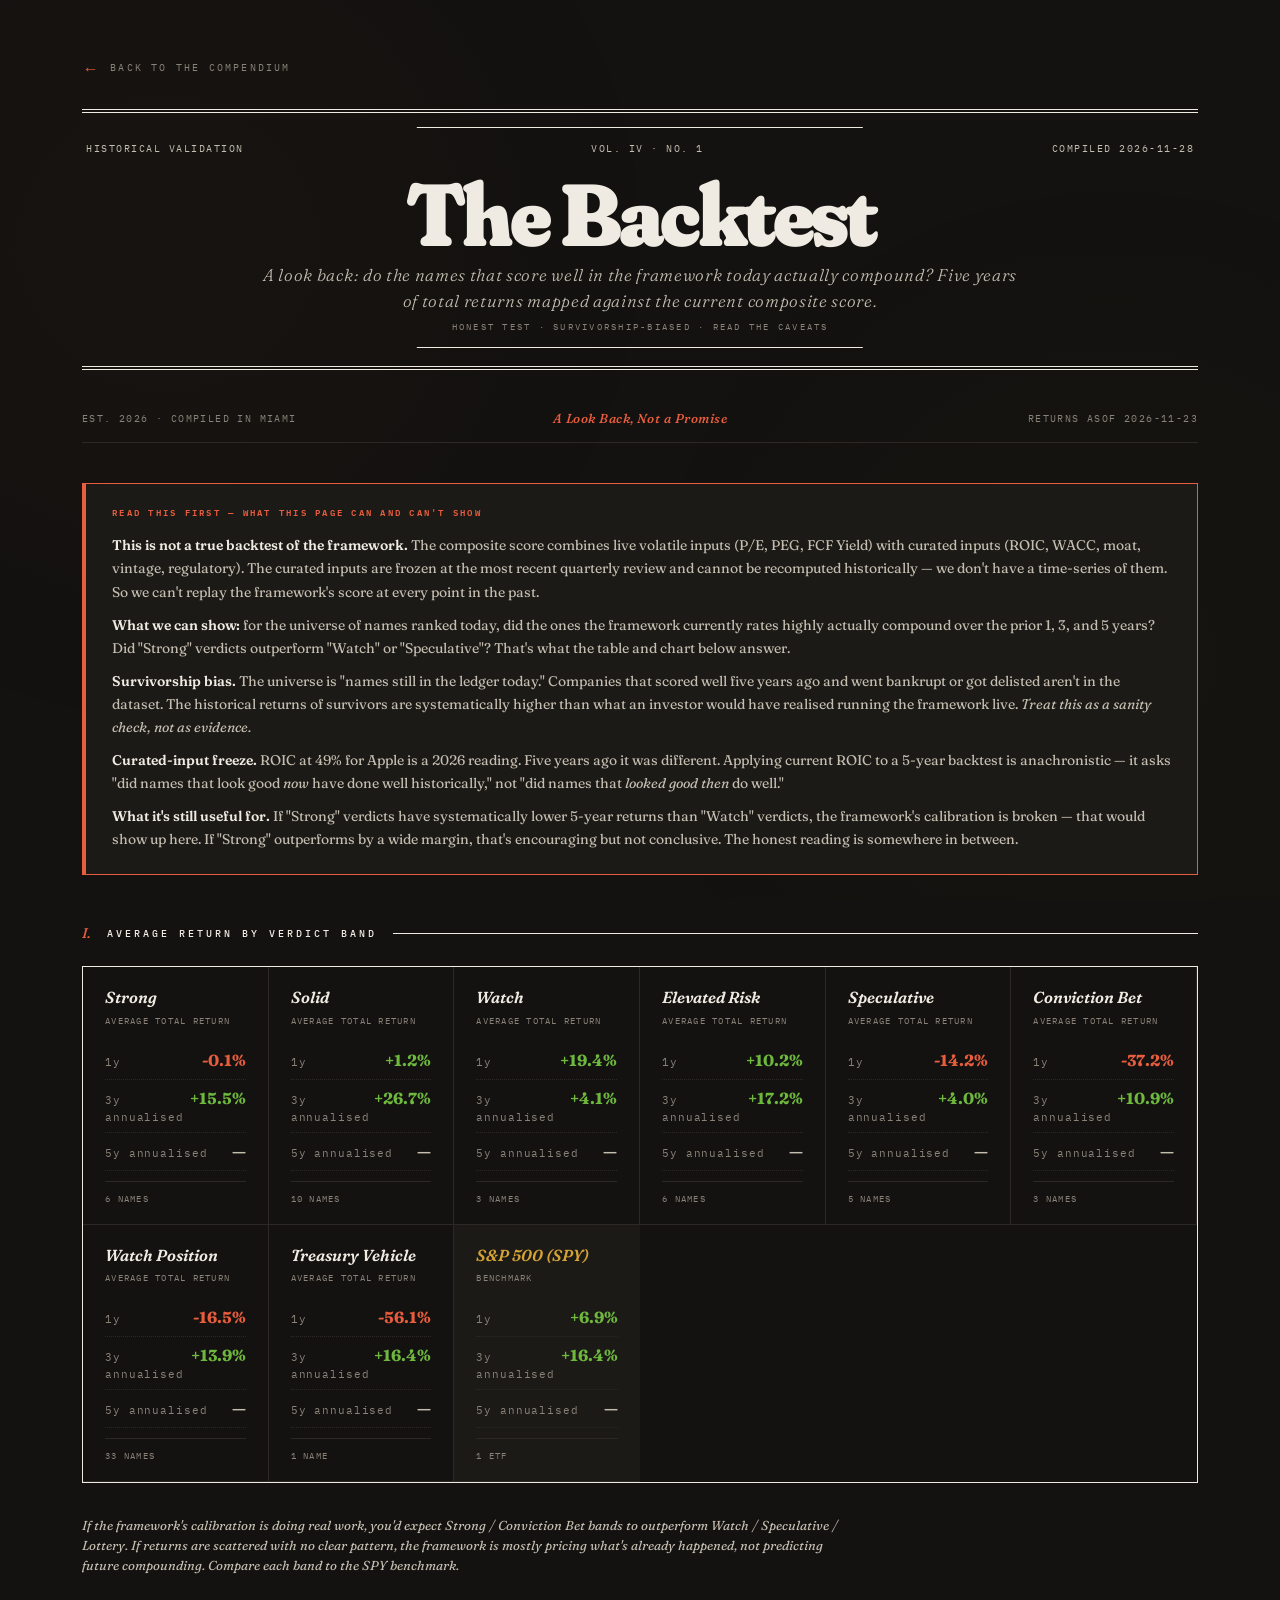
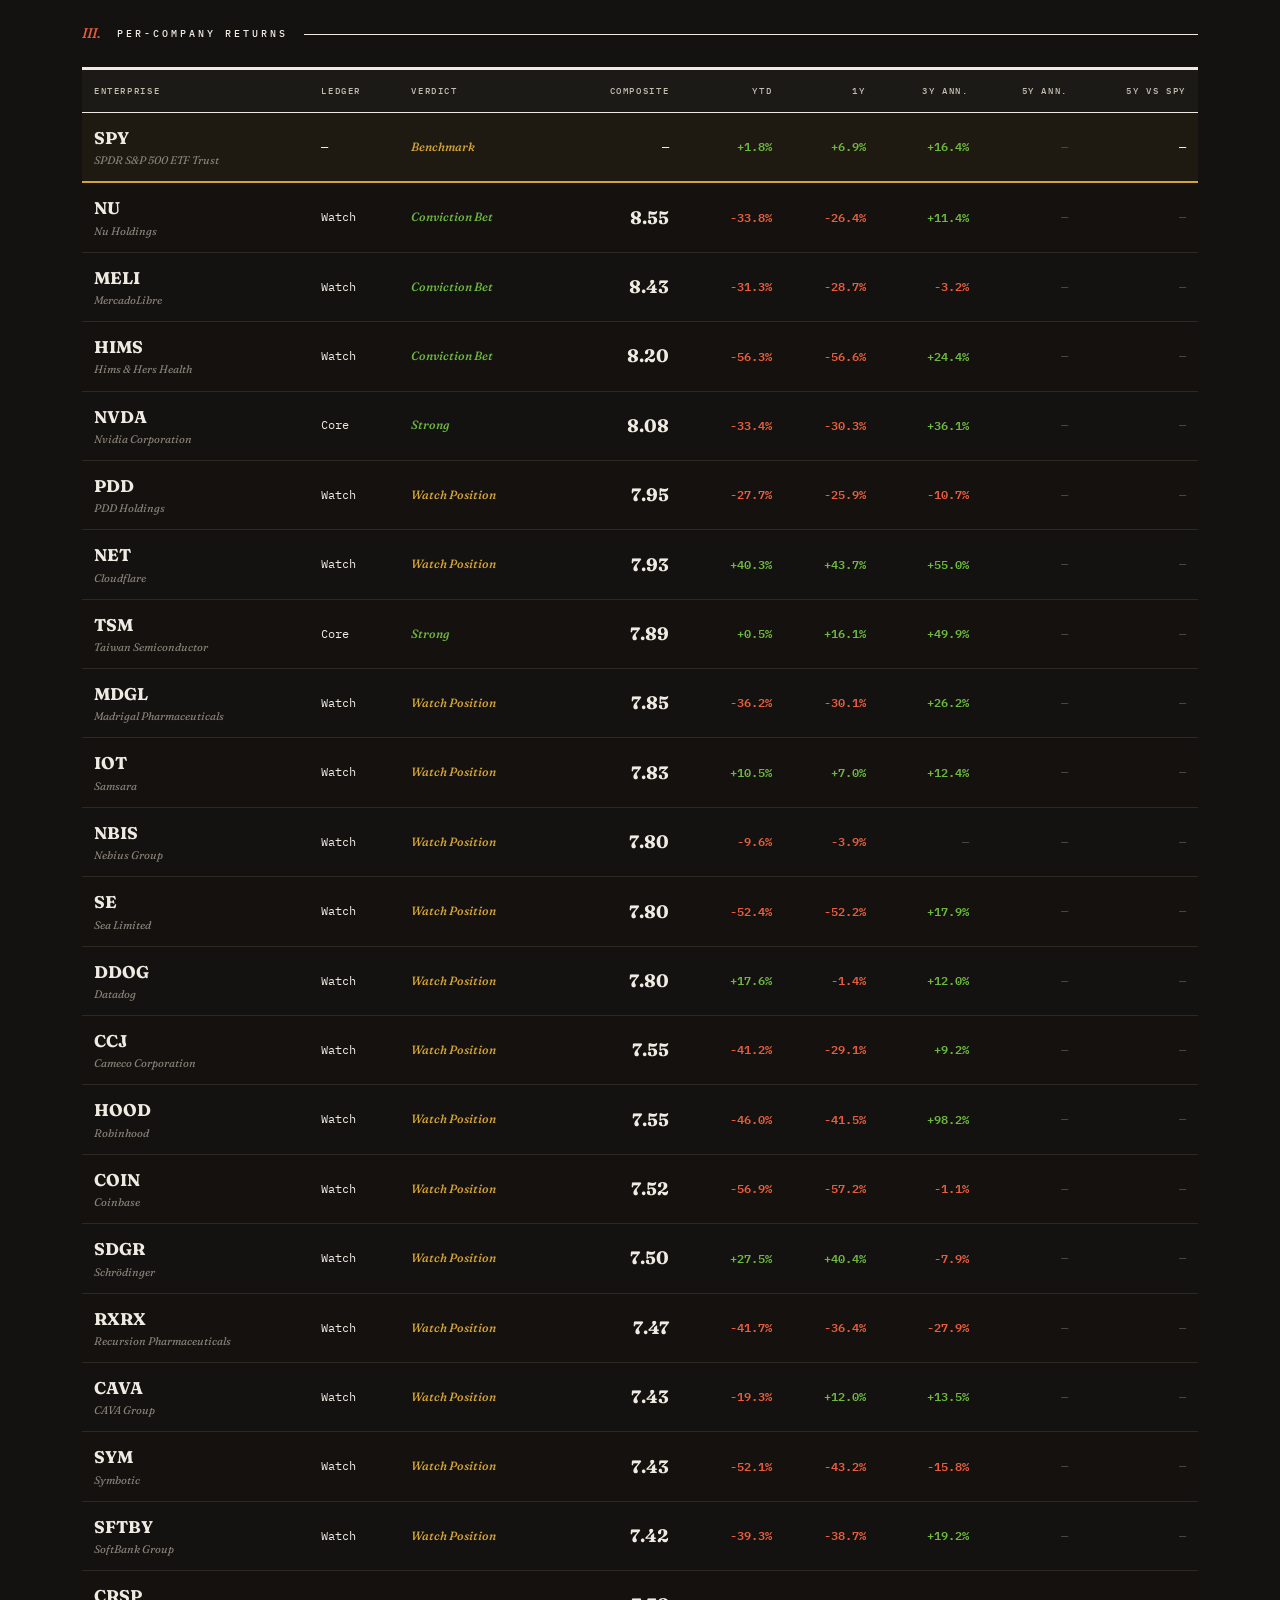
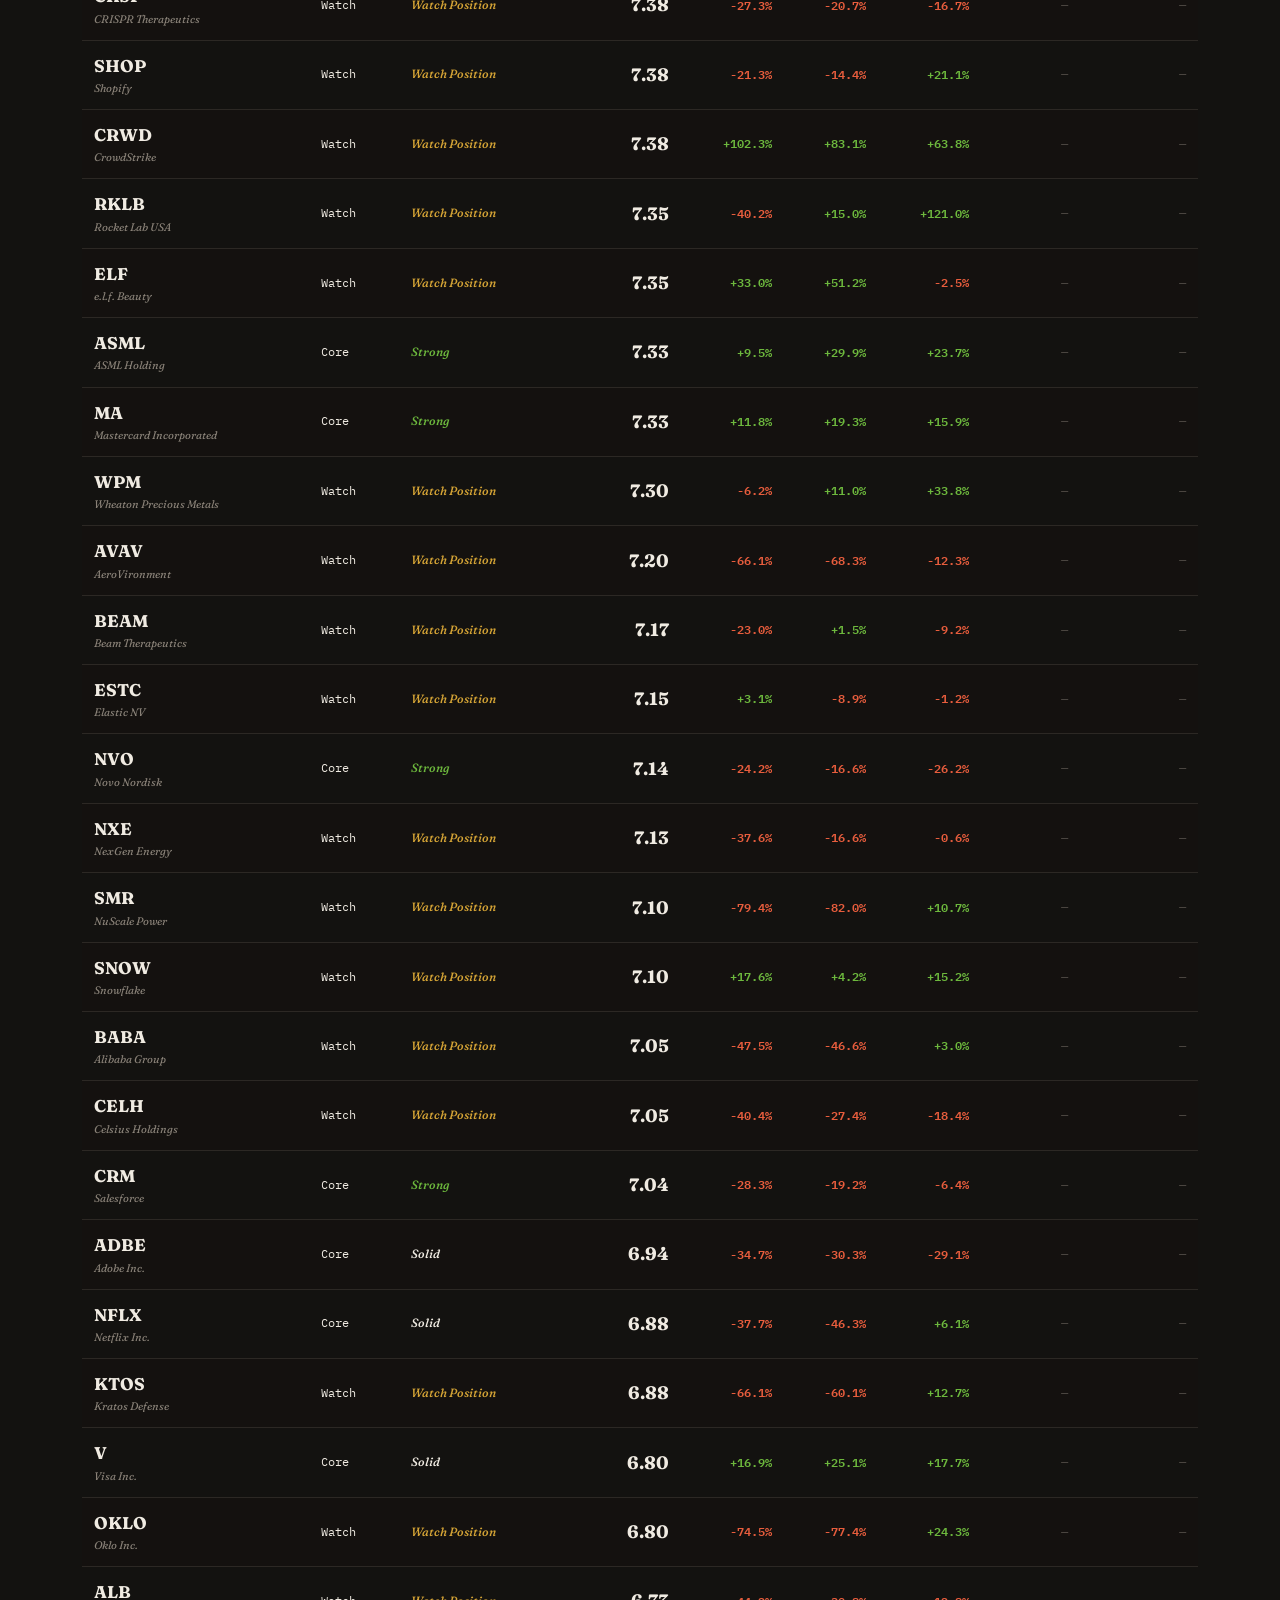
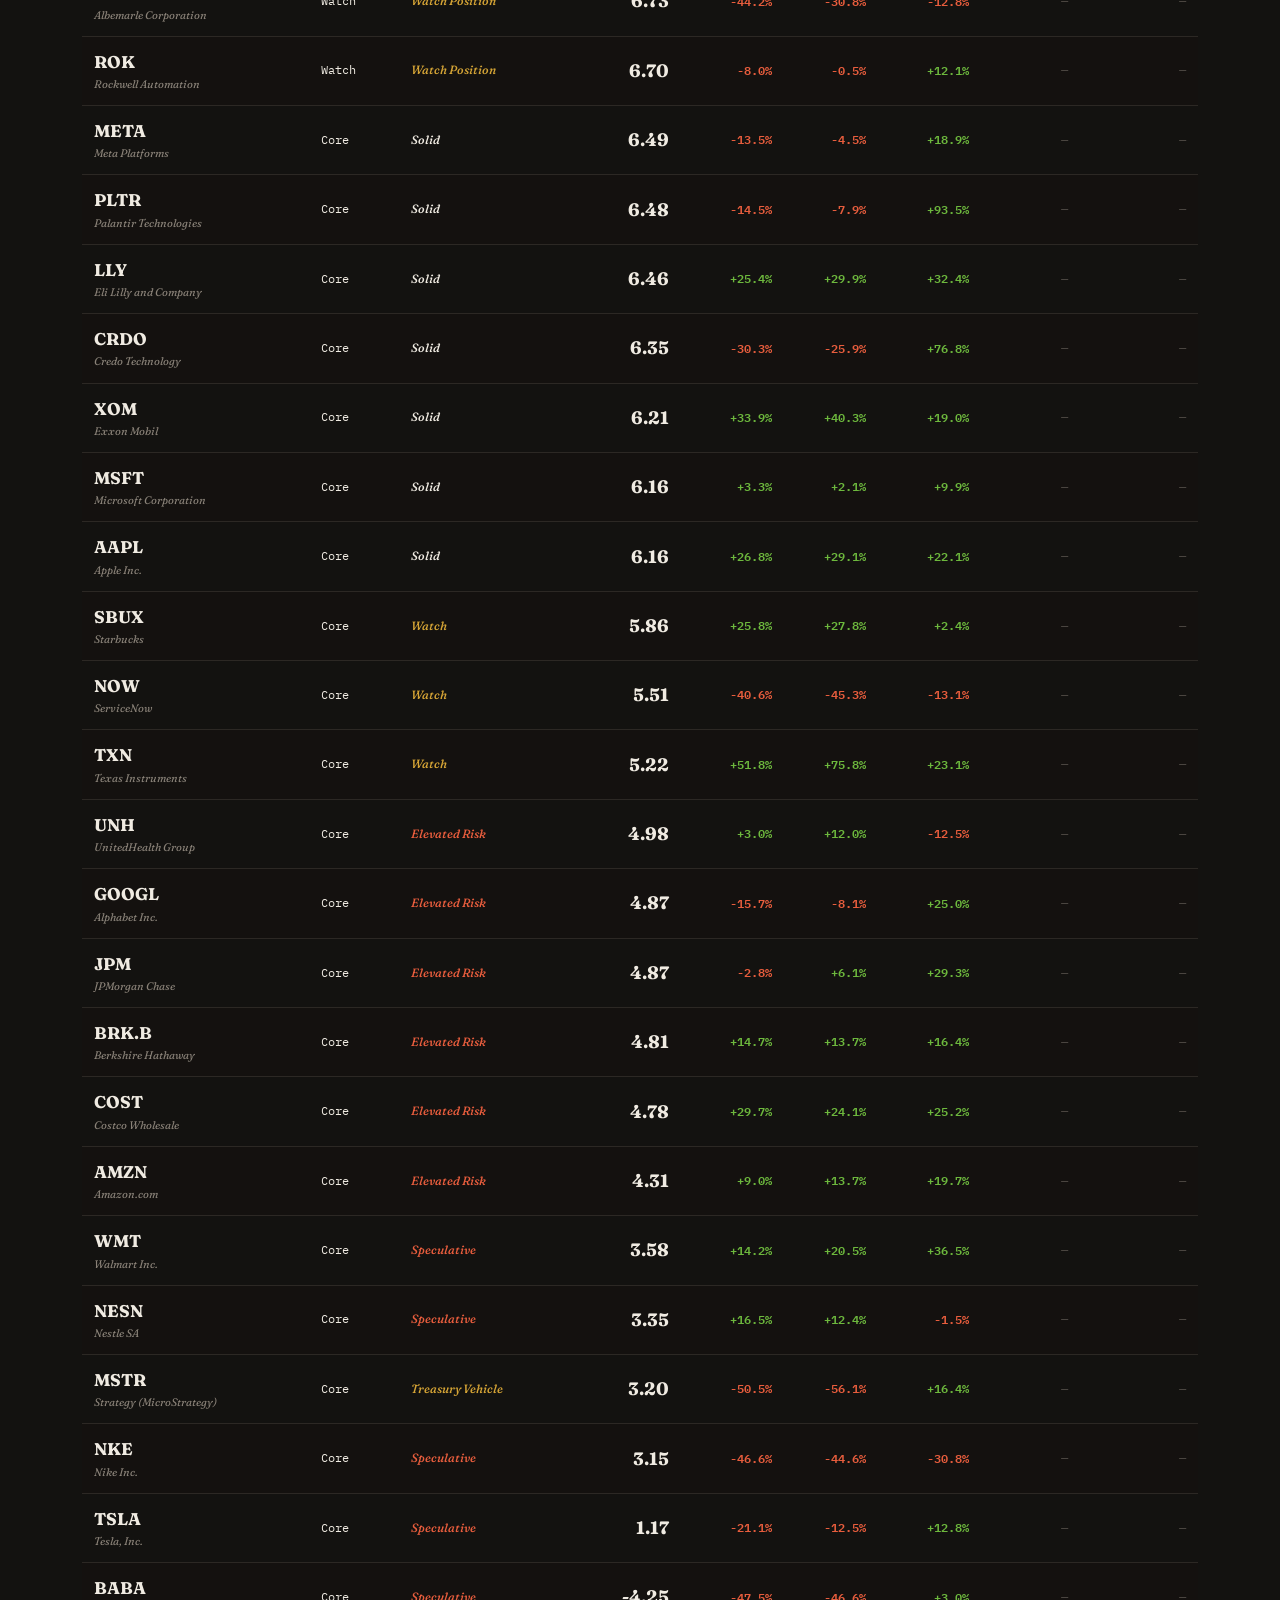
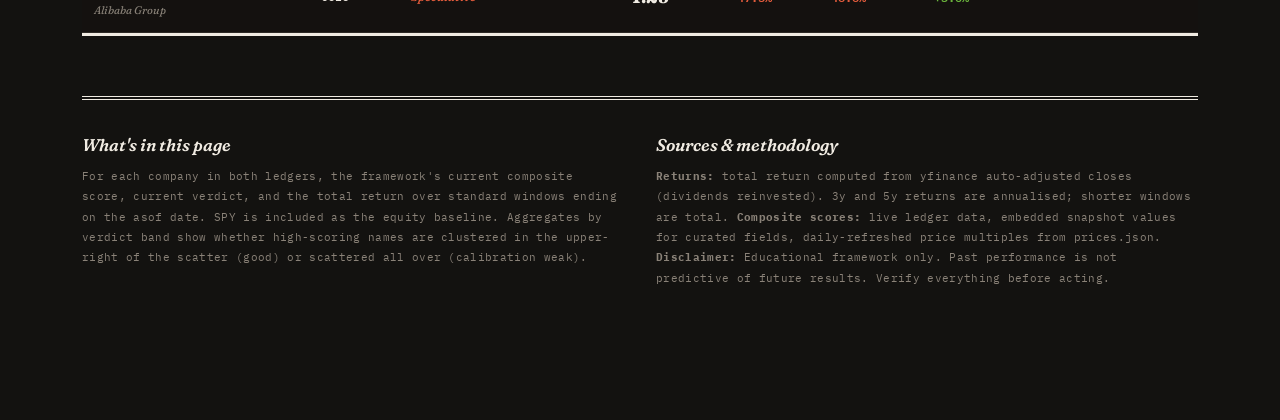
<file: backtest.html>
<!DOCTYPE html>
<html lang="en">
<head>
<meta charset="UTF-8">
<meta name="viewport" content="width=device-width, initial-scale=1.0">
<title>The Backtest — The Compendium</title>
<link rel="preconnect" href="https://fonts.googleapis.com">
<link rel="preconnect" href="https://fonts.gstatic.com" crossorigin>
<link href="https://fonts.googleapis.com/css2?family=Fraunces:ital,opsz,wght@0,9..144,300;0,9..144,400;0,9..144,500;0,9..144,600;0,9..144,700;0,9..144,900;1,9..144,400;1,9..144,500&family=IBM+Plex+Mono:ital,wght@0,300;0,400;0,500;0,600;1,400&display=swap" rel="stylesheet">
<link rel="stylesheet" href="assets/tooltip.css">
<style>
:root {
  --paper: #131210; --paper-warm: #1c1a17; --paper-deep: #0a0908;
  --ink: #f0ebe2; --ink-soft: #c4bdb0; --ink-mute: #8a8278; --ink-faint: #4a4540;
  --rule: #2c2824; --rule-strong: #f0ebe2;
  --accent: #e85d3d; --accent-deep: #b8270d;
  --gold: #d4a335;
  --bull: #6db83d; --bear: #e85d3d; --watch: #d4a335; --early: #5b9bb8;
  --highlight: #1f1c18;
}
* { box-sizing: border-box; margin: 0; padding: 0; }
html { scroll-behavior: smooth; }
body {
  background: var(--paper);
  color: var(--ink);
  font-family: 'Fraunces', Georgia, serif;
  font-size: 16px;
  line-height: 1.55;
  -webkit-font-smoothing: antialiased;
  font-optical-sizing: auto;
  font-variation-settings: "SOFT" 50, "WONK" 0;
  min-height: 100vh;
}
body::before { content: ''; position: fixed; inset: 0; background-image: radial-gradient(circle at 13% 27%, rgba(232,93,61,.025) 0%, transparent 40%), radial-gradient(circle at 87% 73%, rgba(212,163,53,.02) 0%, transparent 40%); pointer-events: none; z-index: 0; }
body::after { content: ''; position: fixed; inset: 0; background-image: repeating-linear-gradient(0deg, transparent 0, transparent 2px, rgba(255,255,255,.005) 2px, rgba(255,255,255,.005) 3px); pointer-events: none; z-index: 1; mix-blend-mode: overlay; }

.broadsheet { position: relative; z-index: 2; max-width: 1180px; margin: 0 auto; padding: 56px 32px 100px; }

.back-link { display: inline-flex; align-items: center; gap: 10px; font-family: 'IBM Plex Mono', monospace; font-size: 10px; letter-spacing: .22em; text-transform: uppercase; color: var(--ink-mute); text-decoration: none; padding: 4px 0; margin-bottom: 28px; border-bottom: 1px solid transparent; transition: color .2s, border-color .2s; }
.back-link .arrow { font-family: 'Fraunces', serif; font-style: italic; font-size: 16px; color: var(--accent); transition: transform .2s; line-height: 1; }
.back-link:hover { color: var(--ink); border-bottom-color: var(--ink); }
.back-link:hover .arrow { transform: translateX(-3px); }

.masthead { text-align: center; border-top: 4px double var(--rule-strong); border-bottom: 4px double var(--rule-strong); padding: 28px 0 32px; margin-bottom: 24px; position: relative; }
.masthead::before, .masthead::after { content: ''; position: absolute; left: 50%; width: 40%; height: 1px; background: var(--rule-strong); transform: translateX(-50%); }
.masthead::before { top: 14px; }
.masthead::after { bottom: 18px; }
.masthead-bar { display: flex; justify-content: space-between; align-items: center; font-family: 'IBM Plex Mono', monospace; font-size: 10px; letter-spacing: .15em; text-transform: uppercase; color: var(--ink-soft); margin-bottom: 18px; padding: 0 4px; }
.masthead-title { font-family: 'Fraunces', serif; font-weight: 900; font-size: clamp(48px, 8vw, 88px); line-height: .9; letter-spacing: -.04em; font-variation-settings: "SOFT" 100, "WONK" 1, "opsz" 144; margin-bottom: 8px; }
.masthead-tagline { font-family: 'Fraunces', serif; font-style: italic; font-size: 17px; font-weight: 300; color: var(--ink-soft); letter-spacing: .04em; margin-bottom: 6px; max-width: 760px; margin-left: auto; margin-right: auto; line-height: 1.55; }
.masthead-volume { font-family: 'IBM Plex Mono', monospace; font-size: 9px; letter-spacing: .25em; text-transform: uppercase; color: var(--ink-mute); }

.press-line { display: grid; grid-template-columns: 1fr auto 1fr; align-items: center; gap: 24px; padding: 14px 0; margin-bottom: 40px; border-bottom: 1px solid var(--rule); font-family: 'IBM Plex Mono', monospace; font-size: 10px; letter-spacing: .14em; text-transform: uppercase; color: var(--ink-mute); }
.press-line .right { text-align: right; }

/* Caveats panel — front and centre because honesty is the point of this page */
.caveats {
  background: var(--paper-warm);
  border: 1px solid var(--accent);
  border-left: 4px solid var(--accent);
  padding: 22px 26px;
  margin-bottom: 40px;
}
.caveats h3 {
  font-family: 'IBM Plex Mono', monospace;
  font-size: 9px;
  letter-spacing: .25em;
  text-transform: uppercase;
  color: var(--accent);
  font-weight: 600;
  margin-bottom: 14px;
}
.caveats p {
  font-family: 'Fraunces', serif;
  font-size: 14px;
  line-height: 1.65;
  color: var(--ink-soft);
  margin-bottom: 10px;
}
.caveats p:last-child { margin-bottom: 0; }
.caveats strong { color: var(--ink); font-weight: 600; }

.section-marker { display: flex; align-items: center; gap: 16px; margin: 48px 0 22px; }
.section-marker-line { flex: 1; height: 1px; background: var(--rule-strong); }
.section-marker-text { font-family: 'IBM Plex Mono', monospace; font-size: 10px; letter-spacing: .3em; text-transform: uppercase; color: var(--ink); font-weight: 500; }
.section-marker-num { font-family: 'Fraunces', serif; font-style: italic; font-size: 14px; color: var(--accent); font-weight: 500; }

/* By-verdict aggregate panel */
.verdict-grid {
  display: grid;
  grid-template-columns: repeat(auto-fit, minmax(180px, 1fr));
  gap: 0;
  border: 1px solid var(--rule-strong);
  margin-bottom: 32px;
}
.verdict-card {
  padding: 18px 22px;
  border-right: 1px solid var(--rule);
  border-bottom: 1px solid var(--rule);
  background: var(--paper);
}
.verdict-card:last-child { border-right: none; }
.verdict-card.is-spy { background: var(--paper-warm); }
.verdict-card .v-name {
  font-family: 'Fraunces', serif;
  font-style: italic;
  font-weight: 600;
  font-size: 16px;
  color: var(--ink);
  margin-bottom: 4px;
}
.verdict-card .v-band {
  font-family: 'IBM Plex Mono', monospace;
  font-size: 9px;
  letter-spacing: .14em;
  text-transform: uppercase;
  color: var(--ink-mute);
  margin-bottom: 14px;
}
.verdict-card .v-row {
  display: flex;
  justify-content: space-between;
  align-items: baseline;
  padding: 6px 0;
  border-bottom: 1px dotted var(--rule);
  font-family: 'IBM Plex Mono', monospace;
  font-size: 11px;
}
.verdict-card .v-row:last-child { border-bottom: none; }
.verdict-card .v-row .lbl { color: var(--ink-mute); letter-spacing: .08em; }
.verdict-card .v-row .val { font-family: 'Fraunces', serif; font-weight: 700; font-size: 16px; font-feature-settings: "tnum"; }
.verdict-card .v-row .val.pos { color: var(--bull); }
.verdict-card .v-row .val.neg { color: var(--bear); }
.verdict-card .v-row .val.flat { color: var(--ink-soft); }
.verdict-card .v-count {
  font-family: 'IBM Plex Mono', monospace;
  font-size: 9px;
  letter-spacing: .14em;
  text-transform: uppercase;
  color: var(--ink-mute);
  margin-top: 10px;
  padding-top: 10px;
  border-top: 1px solid var(--rule);
}

/* Scatter chart */
.scatter-wrap {
  background: var(--paper-warm);
  border: 1px solid var(--rule-strong);
  padding: 24px 28px;
  margin-bottom: 32px;
}
.scatter-wrap h3 {
  font-family: 'Fraunces', serif;
  font-style: italic;
  font-weight: 600;
  font-size: 18px;
  margin-bottom: 6px;
  color: var(--ink);
}
.scatter-wrap .scatter-deck {
  font-family: 'Fraunces', serif;
  font-style: italic;
  font-size: 13px;
  color: var(--ink-soft);
  line-height: 1.55;
  margin-bottom: 18px;
  max-width: 680px;
}
.scatter-wrap svg {
  width: 100%;
  height: 380px;
  display: block;
}
.scatter-wrap .axis-line { stroke: var(--ink-mute); stroke-width: 1; }
.scatter-wrap .axis-tick { stroke: var(--rule-strong); stroke-width: 0.5; stroke-dasharray: 2 3; }
.scatter-wrap .axis-text { fill: var(--ink-mute); font-family: 'IBM Plex Mono', monospace; font-size: 9px; letter-spacing: .12em; }
.scatter-wrap .point { transition: r .15s, opacity .15s; }
.scatter-wrap .point:hover { opacity: 1 !important; }
.scatter-wrap .fitline { stroke: var(--accent); stroke-width: 1.5; stroke-dasharray: 4 3; opacity: 0.5; }
.scatter-wrap .baseline { stroke: var(--ink-mute); stroke-width: 1; stroke-dasharray: 2 4; }
.scatter-wrap .baseline-label { fill: var(--ink-mute); font-family: 'IBM Plex Mono', monospace; font-size: 9px; letter-spacing: .08em; }

/* Returns table */
.bt-table-wrap { overflow-x: auto; border-top: 3px solid var(--rule-strong); border-bottom: 3px solid var(--rule-strong); margin-bottom: 40px; }
.bt-table { width: 100%; border-collapse: collapse; font-family: 'IBM Plex Mono', monospace; min-width: 980px; }
.bt-table thead tr { border-bottom: 1px solid var(--rule-strong); }
.bt-table thead th { font-family: 'IBM Plex Mono', monospace; font-size: 9px; letter-spacing: .18em; text-transform: uppercase; color: var(--ink-soft); padding: 14px 12px; text-align: right; font-weight: 500; background: var(--paper-warm); white-space: nowrap; cursor: pointer; user-select: none; }
.bt-table thead th:first-child, .bt-table thead th:nth-child(2), .bt-table thead th:nth-child(3) { text-align: left; }
.bt-table thead th:hover { color: var(--ink); }
.bt-table thead th.sorted { color: var(--accent); }
.bt-table tbody tr { border-bottom: 1px solid var(--rule); transition: background .15s; }
.bt-table tbody tr:nth-child(even) { background: rgba(184,39,13,.012); }
.bt-table tbody tr:hover { background: var(--highlight); }
.bt-table tbody tr.is-spy { background: rgba(212,163,53,.06); border-bottom: 2px solid var(--gold); }
.bt-table tbody td { padding: 12px 12px; vertical-align: middle; font-size: 12px; text-align: right; font-feature-settings: "tnum"; }
.bt-table tbody td:first-child, .bt-table tbody td:nth-child(2), .bt-table tbody td:nth-child(3) { text-align: left; }
.bt-table .co-t { font-family: 'Fraunces', serif; font-weight: 700; font-size: 17px; color: var(--ink); }
.bt-table .co-n { font-family: 'Fraunces', serif; font-style: italic; font-weight: 400; font-size: 11px; color: var(--ink-mute); margin-top: 1px; }
.bt-table .composite-cell { font-family: 'Fraunces', serif; font-weight: 700; font-size: 18px; }
.bt-table .verdict-cell { font-family: 'Fraunces', serif; font-style: italic; font-weight: 500; font-size: 12px; white-space: nowrap; }
.bt-table .ret { font-weight: 600; }
.bt-table .ret.pos { color: var(--bull); }
.bt-table .ret.neg { color: var(--bear); }
.bt-table .ret.flat { color: var(--ink-mute); }
.bt-table .ret-na { color: var(--ink-faint); font-style: italic; }
.bt-table .v-strong { color: var(--bull); }
.bt-table .v-fair { color: var(--ink); }
.bt-table .v-watch { color: var(--watch); }
.bt-table .v-risk { color: var(--bear); }
.bt-table .v-conviction { color: var(--bull); }
.bt-table .v-early { color: var(--early); }
.bt-table .v-lottery { color: var(--bear); }

.empty-state {
  background: var(--paper-warm);
  border: 1px solid var(--rule);
  border-left: 4px solid var(--gold);
  padding: 24px 28px;
  margin-bottom: 32px;
}
.empty-state h3 { font-family: 'Fraunces', serif; font-style: italic; font-weight: 600; font-size: 18px; margin-bottom: 8px; color: var(--ink); }
.empty-state p { font-family: 'Fraunces', serif; font-size: 14px; line-height: 1.6; color: var(--ink-soft); margin-bottom: 8px; }
.empty-state code { font-family: 'IBM Plex Mono', monospace; font-size: 12px; background: var(--paper-deep); padding: 2px 6px; color: var(--ink); }

.colophon { margin-top: 60px; padding: 32px 0; border-top: 4px double var(--rule-strong); display: grid; grid-template-columns: 1fr 1fr; gap: 32px; }
.colophon h4 { font-family: 'Fraunces', serif; font-style: italic; font-weight: 600; font-size: 17px; margin-bottom: 8px; color: var(--ink); }
.colophon p { font-family: 'IBM Plex Mono', monospace; font-size: 11px; line-height: 1.85; color: var(--ink-mute); letter-spacing: .03em; }

@media (max-width: 760px) {
  .broadsheet { padding: 32px 18px 60px; }
  .colophon { grid-template-columns: 1fr; gap: 20px; }
  .verdict-grid { grid-template-columns: 1fr; }
  .verdict-card { border-right: none; }
}
</style>
</head>
<body>
<div class="broadsheet">

<a class="back-link" href="index.html"><span class="arrow">←</span>Back to The Compendium</a>

<header class="masthead">
  <div class="masthead-bar">
    <div>HISTORICAL VALIDATION</div>
    <div>VOL. IV · NO. 1</div>
    <div id="bt-asof">—</div>
  </div>
  <h1 class="masthead-title">The Backtest</h1>
  <div class="masthead-tagline">A look back: do the names that score well in the framework today actually compound? Five years of total returns mapped against the current composite score.</div>
  <div class="masthead-volume">Honest Test · Survivorship-Biased · Read the Caveats</div>
</header>

<div class="press-line">
  <div>EST. 2026 · COMPILED IN MIAMI</div>
  <div style="color: var(--accent); font-family: 'Fraunces', serif; font-style: italic; font-weight: 500; font-size: 13px; letter-spacing: .04em; text-transform: none; white-space: nowrap;">A Look Back, Not a Promise</div>
  <div class="right" id="bt-source">—</div>
</div>

<!-- CAVEATS — Up top because this page's value depends on you reading them -->
<div class="caveats">
  <h3>Read this first — what this page can and can't show</h3>
  <p><strong>This is not a true backtest of the framework.</strong> The composite score combines live volatile inputs (P/E, PEG, FCF Yield) with curated inputs (ROIC, WACC, moat, vintage, regulatory). The curated inputs are frozen at the most recent quarterly review and cannot be recomputed historically — we don't have a time-series of them. So we can't replay the framework's score at every point in the past.</p>
  <p><strong>What we can show:</strong> for the universe of names ranked today, did the ones the framework currently rates highly actually compound over the prior 1, 3, and 5 years? Did "Strong" verdicts outperform "Watch" or "Speculative"? That's what the table and chart below answer.</p>
  <p><strong>Survivorship bias.</strong> The universe is "names still in the ledger today." Companies that scored well five years ago and went bankrupt or got delisted aren't in the dataset. The historical returns of survivors are systematically higher than what an investor would have realised running the framework live. <em>Treat this as a sanity check, not as evidence.</em></p>
  <p><strong>Curated-input freeze.</strong> ROIC at 49% for Apple is a 2026 reading. Five years ago it was different. Applying current ROIC to a 5-year backtest is anachronistic — it asks "did names that look good <em>now</em> have done well historically," not "did names that <em>looked good then</em> do well."</p>
  <p><strong>What it's still useful for.</strong> If "Strong" verdicts have systematically lower 5-year returns than "Watch" verdicts, the framework's calibration is broken — that would show up here. If "Strong" outperforms by a wide margin, that's encouraging but not conclusive. The honest reading is somewhere in between.</p>
</div>

<div id="bt-content">
  <div class="empty-state" id="bt-empty">
    <h3>Returns data not yet available</h3>
    <p><code>data/returns.json</code> hasn't been populated yet. The historical-returns refresh runs weekly via the GitHub Action (Sundays at 22:00 UTC) or whenever you trigger the workflow manually with <code>with_returns: true</code>.</p>
    <p>To populate it locally: <code>python3 scripts/refresh_data.py --returns-only</code>.</p>
  </div>
</div>

<footer class="colophon">
  <div>
    <h4>What's in this page</h4>
    <p>For each company in both ledgers, the framework's current composite score, current verdict, and the total return over standard windows ending on the asof date. SPY is included as the equity baseline. Aggregates by verdict band show whether high-scoring names are clustered in the upper-right of the scatter (good) or scattered all over (calibration weak).</p>
  </div>
  <div>
    <h4>Sources & methodology</h4>
    <p><strong>Returns:</strong> total return computed from yfinance auto-adjusted closes (dividends reinvested). 3y and 5y returns are annualised; shorter windows are total. <strong>Composite scores:</strong> live ledger data, embedded snapshot values for curated fields, daily-refreshed price multiples from prices.json. <strong>Disclaimer:</strong> Educational framework only. Past performance is not predictive of future results. Verify everything before acting.</p>
  </div>
</footer>

</div>

<script src="assets/data-loader.js"></script>
<script src="assets/data-core.js"></script>
<script src="assets/data-watch.js"></script>
<script src="assets/glossary.js"></script>
<script>
(async function () {
  const content = document.getElementById('bt-content');
  const emptyState = document.getElementById('bt-empty');

  // Load returns + the live ledger data + price snapshot for current composites
  const [returns, prices, lastUpdated] = await Promise.all([
    window.COMPENDIUM.loadJson('data/returns.json'),
    window.COMPENDIUM.loadJson('data/prices.json'),
    window.COMPENDIUM.loadJson('data/last_updated.json'),
  ]);

  if (lastUpdated && lastUpdated.asof) {
    document.getElementById('bt-asof').textContent =
      'Compiled ' + lastUpdated.asof.split('T')[0];
  }
  document.getElementById('bt-source').textContent =
    returns ? ('Returns asof ' + (returns.asof || '').split('T')[0]) : 'Awaiting refresh';

  if (!returns || !returns.rows || returns.rows.length === 0) {
    return; // empty state already showing
  }
  emptyState.remove();

  // Index returns by ticker
  const returnsByTicker = Object.fromEntries(returns.rows.map(r => [r.t, r]));
  const spyRow = returnsByTicker['SPY'] || (returns.benchmarks && returns.benchmarks['SPY']) || null;

  // For each ledger company, compute current composite + verdict using merged
  // live prices, then join with returns.
  function rowsForLedger(ledger, ledgerKey) {
    const LD = window[ledgerKey];
    if (!LD || !LD.COMPANIES) return [];
    const merged = window.COMPENDIUM.mergeWithPrices(LD.COMPANIES, prices);
    return merged.map(c => {
      let score, verdict;
      if (ledgerKey === 'CORE') {
        const s = LD.allS(c);
        score = s.tot;
        verdict = LD.verdict(s.tot, c);
      } else {
        score = LD.composite(c);
        verdict = LD.verdict(score);
      }
      const ret = returnsByTicker[c.t];
      return {
        t: c.t,
        n: c.n,
        ledger: ledger,
        cluster: c.cluster || c.cat || '—',
        composite: score,
        verdict: verdict,
        r1y:    ret ? ret['1y']    : null,
        r3y:    ret ? ret['3y_ann']: null,
        r5y:    ret ? ret['5y_ann']: null,
        rytd:   ret ? ret['ytd']   : null,
        hasReturn: !!ret,
      };
    });
  }
  const allRows = [
    ...rowsForLedger('Core',  'CORE'),
    ...rowsForLedger('Watch', 'WATCH'),
  ].filter(r => r.composite != null && !isNaN(r.composite));

  // -------- by-verdict aggregate panel --------
  function buildAggregatePanel() {
    const groups = {};
    allRows.forEach(r => {
      if (!r.hasReturn) return;
      const key = r.verdict.l;
      groups[key] = groups[key] || { l: key, cls: r.verdict.cls, returns: [] };
      groups[key].returns.push(r);
    });
    // Order verdict bands meaningfully (Core: best → worst, Watch: best → worst)
    const ORDER = ['Strong', 'Solid', 'Watch', 'Elevated Risk', 'Speculative',
                   'Conviction Bet', 'Watch Position', 'Early Stage', 'Lottery Ticket',
                   'Treasury Vehicle'];
    const ordered = Object.values(groups).sort((a, b) =>
      ORDER.indexOf(a.l) - ORDER.indexOf(b.l)
    );

    function avg(arr, key) {
      const valid = arr.filter(r => r[key] != null && !isNaN(r[key]));
      if (valid.length === 0) return null;
      return valid.reduce((s, r) => s + r[key], 0) / valid.length;
    }
    function pct(n) {
      if (n == null) return '—';
      return ((n >= 0 ? '+' : '') + (n * 100).toFixed(1) + '%');
    }
    function pctClass(n) {
      if (n == null) return 'flat';
      return n > 0 ? 'pos' : n < 0 ? 'neg' : 'flat';
    }

    const cards = ordered.map(g => {
      const r1 = avg(g.returns, 'r1y');
      const r3 = avg(g.returns, 'r3y');
      const r5 = avg(g.returns, 'r5y');
      return `
        <div class="verdict-card">
          <div class="v-name ${g.cls}">${g.l}</div>
          <div class="v-band">average total return</div>
          <div class="v-row"><span class="lbl">1y</span><span class="val ${pctClass(r1)}">${pct(r1)}</span></div>
          <div class="v-row"><span class="lbl">3y annualised</span><span class="val ${pctClass(r3)}">${pct(r3)}</span></div>
          <div class="v-row"><span class="lbl">5y annualised</span><span class="val ${pctClass(r5)}">${pct(r5)}</span></div>
          <div class="v-count">${g.returns.length} name${g.returns.length===1?'':'s'}</div>
        </div>
      `;
    }).join('');

    // SPY benchmark card
    const spyCard = spyRow ? `
      <div class="verdict-card is-spy">
        <div class="v-name" style="color: var(--gold);">S&amp;P 500 (SPY)</div>
        <div class="v-band">benchmark</div>
        <div class="v-row"><span class="lbl">1y</span><span class="val ${pctClass(spyRow['1y'])}">${pct(spyRow['1y'])}</span></div>
        <div class="v-row"><span class="lbl">3y annualised</span><span class="val ${pctClass(spyRow['3y_ann'])}">${pct(spyRow['3y_ann'])}</span></div>
        <div class="v-row"><span class="lbl">5y annualised</span><span class="val ${pctClass(spyRow['5y_ann'])}">${pct(spyRow['5y_ann'])}</span></div>
        <div class="v-count">1 etf</div>
      </div>
    ` : '';

    return `
      <div class="section-marker"><span class="section-marker-num">I.</span><span class="section-marker-text">Average Return by Verdict Band</span><div class="section-marker-line"></div></div>
      <div class="verdict-grid">${cards}${spyCard}</div>
      <p style="font-family: 'Fraunces', serif; font-style: italic; font-size: 13px; color: var(--ink-soft); line-height: 1.55; max-width: 780px; margin-bottom: 20px;">
        If the framework's calibration is doing real work, you'd expect Strong / Conviction
        Bet bands to outperform Watch / Speculative / Lottery. If returns are scattered with
        no clear pattern, the framework is mostly pricing what's already happened, not
        predicting future compounding. Compare each band to the SPY benchmark.
      </p>
    `;
  }

  // -------- scatter chart: composite vs 5y annualised return --------
  function buildScatter() {
    const points = allRows.filter(r => r.r5y != null && !isNaN(r.r5y));
    if (points.length < 5) return '';

    // Plot bounds
    const xMin = 0, xMax = 10;
    const yReturns = points.map(p => p.r5y);
    const yMin = Math.min(-0.10, Math.min(...yReturns));
    const yMax = Math.max(0.50, Math.max(...yReturns));
    // Render area
    const w = 1100, h = 380, padL = 70, padR = 30, padT = 20, padB = 50;
    const innerW = w - padL - padR, innerH = h - padT - padB;
    const sx = x => padL + ((x - xMin) / (xMax - xMin)) * innerW;
    const sy = y => padT + (1 - (y - yMin) / (yMax - yMin)) * innerH;

    // Linear-fit line (least squares)
    const n = points.length;
    const sumX = points.reduce((s, p) => s + p.composite, 0);
    const sumY = points.reduce((s, p) => s + p.r5y, 0);
    const sumXY = points.reduce((s, p) => s + p.composite * p.r5y, 0);
    const sumXX = points.reduce((s, p) => s + p.composite * p.composite, 0);
    const slope = (n * sumXY - sumX * sumY) / (n * sumXX - sumX * sumX);
    const intercept = (sumY - slope * sumX) / n;
    const fitX1 = xMin, fitY1 = slope * fitX1 + intercept;
    const fitX2 = xMax, fitY2 = slope * fitX2 + intercept;
    // Pearson correlation (informational)
    const meanX = sumX / n, meanY = sumY / n;
    const sxx = points.reduce((s, p) => s + (p.composite - meanX) ** 2, 0);
    const syy = points.reduce((s, p) => s + (p.r5y - meanY) ** 2, 0);
    const sxy = points.reduce((s, p) => s + (p.composite - meanX) * (p.r5y - meanY), 0);
    const r = sxy / Math.sqrt(sxx * syy || 1);

    // y-axis ticks
    const yTicks = [];
    for (let v = Math.ceil(yMin * 10) / 10; v <= yMax + 0.001; v += 0.10) {
      yTicks.push(Math.round(v * 100) / 100);
    }
    // x-axis ticks
    const xTicks = [0, 2, 4, 6, 8, 10];

    const dotColor = (verdict) => {
      const map = {
        'v-strong': 'var(--bull)', 'v-conviction': 'var(--bull)',
        'v-fair': 'var(--ink)', 'v-watch': 'var(--watch)',
        'v-risk': 'var(--bear)', 'v-lottery': 'var(--bear)',
        'v-early': 'var(--early)',
      };
      return map[verdict.cls] || 'var(--ink-soft)';
    };

    const dots = points.map(p => `
      <circle class="point" cx="${sx(p.composite).toFixed(1)}" cy="${sy(p.r5y).toFixed(1)}" r="5" fill="${dotColor(p.verdict)}" opacity="0.65">
        <title>${p.t} · ${p.n} · composite ${p.composite.toFixed(2)} · 5y ann ${(p.r5y*100).toFixed(1)}%</title>
      </circle>
    `).join('');

    // SPY baseline line at SPY's 5y_ann if present
    const spyY = spyRow && spyRow['5y_ann'] != null
      ? `
        <line class="baseline" x1="${padL}" x2="${padL+innerW}" y1="${sy(spyRow['5y_ann']).toFixed(1)}" y2="${sy(spyRow['5y_ann']).toFixed(1)}" />
        <text class="baseline-label" x="${padL+innerW-4}" y="${sy(spyRow['5y_ann'])-4}" text-anchor="end">SPY 5y ann · ${(spyRow['5y_ann']*100).toFixed(1)}%</text>
      `
      : '';

    return `
      <div class="section-marker"><span class="section-marker-num">II.</span><span class="section-marker-text">Composite vs 5-Year Annualised Return</span><div class="section-marker-line"></div></div>
      <div class="scatter-wrap">
        <h3>If the framework works, the dots tilt up to the right</h3>
        <p class="scatter-deck">Each dot is one company. X-axis is its current composite score (0–10). Y-axis is its annualised total return over the prior 5 years. Pearson correlation: <strong>${r.toFixed(2)}</strong> (–1 to +1; +1 = perfect uphill, 0 = no relationship). The dashed orange line is the least-squares fit. The dotted line is the S&P 500 benchmark.</p>
        <svg viewBox="0 0 ${w} ${h}" preserveAspectRatio="xMidYMid meet">
          <!-- y-axis grid -->
          ${yTicks.map(v => `<line class="axis-tick" x1="${padL}" x2="${padL+innerW}" y1="${sy(v).toFixed(1)}" y2="${sy(v).toFixed(1)}" />`).join('')}
          ${yTicks.map(v => `<text class="axis-text" x="${padL-8}" y="${sy(v)+3}" text-anchor="end">${(v*100).toFixed(0)}%</text>`).join('')}
          <!-- x-axis grid -->
          ${xTicks.map(v => `<line class="axis-tick" x1="${sx(v).toFixed(1)}" x2="${sx(v).toFixed(1)}" y1="${padT}" y2="${padT+innerH}" />`).join('')}
          ${xTicks.map(v => `<text class="axis-text" x="${sx(v)}" y="${padT+innerH+18}" text-anchor="middle">${v}</text>`).join('')}
          <!-- axis labels -->
          <text class="axis-text" x="${padL+innerW/2}" y="${h-12}" text-anchor="middle" style="letter-spacing: .2em;">COMPOSITE SCORE</text>
          <text class="axis-text" x="14" y="${padT+innerH/2}" text-anchor="middle" transform="rotate(-90 14 ${padT+innerH/2})" style="letter-spacing: .2em;">5Y ANNUALISED RETURN</text>
          <!-- baseline -->
          ${spyY}
          <!-- fit line -->
          <line class="fitline" x1="${sx(fitX1)}" y1="${sy(fitY1)}" x2="${sx(fitX2)}" y2="${sy(fitY2)}" />
          <!-- y=0 -->
          <line class="axis-line" x1="${padL}" x2="${padL+innerW}" y1="${sy(0).toFixed(1)}" y2="${sy(0).toFixed(1)}" />
          <!-- points -->
          ${dots}
        </svg>
      </div>
    `;
  }

  // -------- per-company table --------
  function buildTable() {
    function pct(n) { if (n == null) return '<span class="ret-na">—</span>'; const cls = n > 0 ? 'pos' : n < 0 ? 'neg' : 'flat'; return `<span class="ret ${cls}">${(n>=0?'+':'') + (n*100).toFixed(1) + '%'}</span>`; }
    function spread(n, baseline) {
      if (n == null || baseline == null) return '<span class="ret-na">—</span>';
      const d = n - baseline;
      const cls = d > 0 ? 'pos' : d < 0 ? 'neg' : 'flat';
      return `<span class="ret ${cls}">${(d>=0?'+':'') + (d*100).toFixed(1)}pp</span>`;
    }
    // Sort by composite desc
    const sorted = [...allRows].sort((a, b) => b.composite - a.composite);
    const rows = sorted.map(r => {
      const isSPY = r.t === 'SPY';
      return `
        <tr class="${isSPY ? 'is-spy' : ''}">
          <td><div class="co-t"><a href="company.html?t=${encodeURIComponent(r.t)}&l=${r.ledger==='Core'?'core':'watch'}" style="color: inherit; text-decoration: none;">${r.t}</a></div><div class="co-n">${r.n}</div></td>
          <td>${r.ledger}</td>
          <td><span class="verdict-cell ${r.verdict.cls}">${r.verdict.l}</span></td>
          <td><span class="composite-cell">${r.composite.toFixed(2)}</span></td>
          <td>${pct(r.rytd)}</td>
          <td>${pct(r.r1y)}</td>
          <td>${pct(r.r3y)}</td>
          <td>${pct(r.r5y)}</td>
          <td>${spyRow ? spread(r.r5y, spyRow['5y_ann']) : '<span class="ret-na">—</span>'}</td>
        </tr>
      `;
    }).join('');

    // SPY row at top of table for visual baseline
    const spyDisplayRow = spyRow ? `
      <tr class="is-spy">
        <td><div class="co-t">SPY</div><div class="co-n">SPDR S&amp;P 500 ETF Trust</div></td>
        <td>—</td>
        <td><span class="verdict-cell" style="color: var(--gold);">Benchmark</span></td>
        <td>—</td>
        <td>${pct(spyRow.ytd)}</td>
        <td>${pct(spyRow['1y'])}</td>
        <td>${pct(spyRow['3y_ann'])}</td>
        <td>${pct(spyRow['5y_ann'])}</td>
        <td>—</td>
      </tr>
    ` : '';

    return `
      <div class="section-marker"><span class="section-marker-num">III.</span><span class="section-marker-text">Per-Company Returns</span><div class="section-marker-line"></div></div>
      <div class="bt-table-wrap">
        <table class="bt-table">
          <thead><tr>
            <th>Enterprise</th>
            <th>Ledger</th>
            <th>Verdict</th>
            <th>Composite</th>
            <th>YTD</th>
            <th>1y</th>
            <th>3y ann.</th>
            <th>5y ann.</th>
            <th>5y vs SPY</th>
          </tr></thead>
          <tbody>${spyDisplayRow}${rows}</tbody>
        </table>
      </div>
    `;
  }

  content.innerHTML = buildAggregatePanel() + buildScatter() + buildTable();
})();
</script>
</body>
</html>
</file>
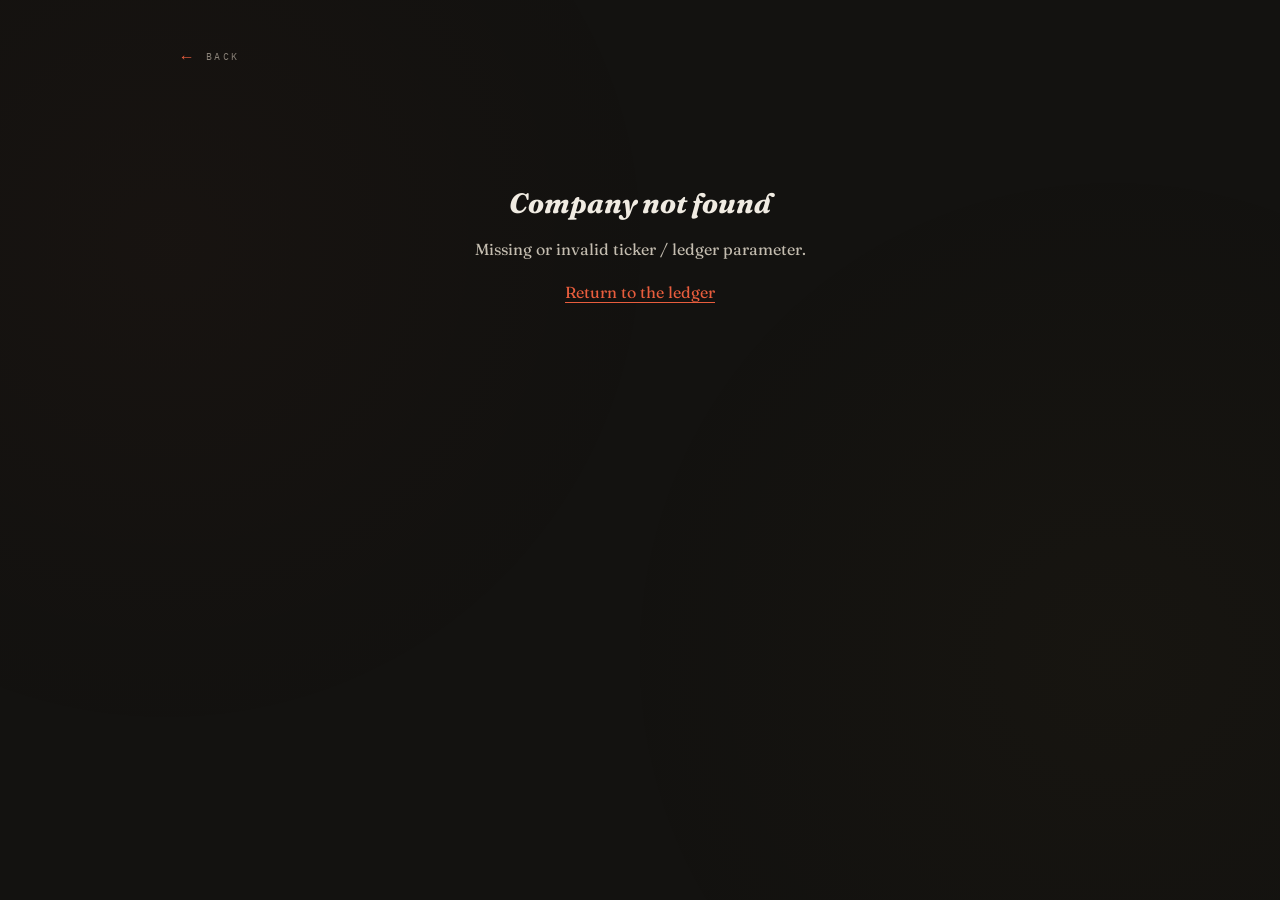
<file: company.html>
<!DOCTYPE html>
<html lang="en">
<head>
<meta charset="UTF-8">
<meta name="viewport" content="width=device-width, initial-scale=1.0">
<title>Company Dossier — The Compendium</title>
<link rel="preconnect" href="https://fonts.googleapis.com">
<link rel="preconnect" href="https://fonts.gstatic.com" crossorigin>
<link href="https://fonts.googleapis.com/css2?family=Fraunces:ital,opsz,wght@0,9..144,300;0,9..144,400;0,9..144,500;0,9..144,600;0,9..144,700;0,9..144,900;1,9..144,400;1,9..144,500&family=IBM+Plex+Mono:ital,wght@0,300;0,400;0,500;0,600;1,400&display=swap" rel="stylesheet">
<link rel="stylesheet" href="assets/tooltip.css">
<style>
:root {
  --paper: #131210; --paper-warm: #1c1a17; --paper-deep: #0a0908;
  --ink: #f0ebe2; --ink-soft: #c4bdb0; --ink-mute: #8a8278; --ink-faint: #4a4540;
  --rule: #2c2824; --rule-strong: #f0ebe2;
  --accent: #e85d3d; --accent-deep: #b8270d;
  --gold: #d4a335;
  --bull: #6db83d; --bear: #e85d3d; --watch: #d4a335;
  --conviction: #6db83d; --early: #5b9bb8; --lottery: #b8270d;
  --tech: #5b9bb8; --bio: #b864cc; --resource: #d97b35; --financial: #6db83d;
  --consumer: #e85d3d; --industrial: #8a8278; --space: #4a4540;
  --highlight: #1f1c18;
}
* { box-sizing: border-box; margin: 0; padding: 0; }
html { scroll-behavior: smooth; }
body {
  background: var(--paper);
  color: var(--ink);
  font-family: 'Fraunces', Georgia, serif;
  font-size: 16px;
  line-height: 1.55;
  -webkit-font-smoothing: antialiased;
  font-optical-sizing: auto;
}
body.ledger-watch { --accent: #d4a335; --accent-deep: #8a6510; }
body::before {
  content: ''; position: fixed; inset: 0;
  background-image:
    radial-gradient(circle at 13% 27%, rgba(232,93,61,.025) 0%, transparent 40%),
    radial-gradient(circle at 87% 73%, rgba(212,163,53,.025) 0%, transparent 40%);
  pointer-events: none; z-index: 0;
}

.broadsheet { position: relative; z-index: 2; max-width: 980px; margin: 0 auto; padding: 40px 28px 100px; }

/* HEADER */
.back-link {
  display: inline-flex; align-items: center; gap: 10px;
  font-family: 'IBM Plex Mono', monospace;
  font-size: 10px; letter-spacing: .22em; text-transform: uppercase;
  color: var(--ink-mute); text-decoration: none; padding: 4px 0;
  margin-bottom: 28px; border-bottom: 1px solid transparent;
  transition: color .2s ease, border-color .2s ease;
}
.back-link .arrow { font-family: 'Fraunces', serif; font-style: italic; font-size: 16px; color: var(--accent); transition: transform .2s ease; }
.back-link:hover { color: var(--ink); border-bottom-color: var(--ink); }
.back-link:hover .arrow { transform: translateX(-3px); }

/* HERO */
.hero {
  border-top: 4px double var(--ink);
  border-bottom: 1px solid var(--rule);
  padding: 28px 0 28px;
  margin-bottom: 32px;
  display: grid;
  grid-template-columns: 1fr auto;
  gap: 28px;
  align-items: end;
}
.hero-id {
  font-family: 'IBM Plex Mono', monospace;
  font-size: 9px; letter-spacing: .25em; text-transform: uppercase;
  color: var(--accent); margin-bottom: 10px; font-weight: 600;
}
.hero-ticker {
  font-family: 'Fraunces', serif; font-weight: 900;
  font-size: clamp(56px, 9vw, 96px); line-height: .9;
  letter-spacing: -.04em; color: var(--ink);
  font-variation-settings: "SOFT" 30, "opsz" 144;
  margin-bottom: 6px;
}
.hero-name {
  font-family: 'Fraunces', serif; font-style: italic; font-weight: 400;
  font-size: clamp(16px, 2vw, 22px); color: var(--ink-soft);
  margin-bottom: 12px;
}
.hero-tags { display: flex; flex-wrap: wrap; gap: 8px; align-items: center; }
.cat-tag {
  display: inline-block; font-family: 'IBM Plex Mono', monospace;
  font-size: 9px; letter-spacing: .14em; text-transform: uppercase;
  padding: 4px 10px; background: var(--paper-warm); border: 1px solid var(--rule);
  color: var(--ink-soft);
}
.corr-tag {
  display: inline-block; font-family: 'IBM Plex Mono', monospace;
  font-size: 9px; letter-spacing: .12em; padding: 3px 9px;
  font-weight: 600; text-transform: uppercase;
}
.corr-tech { background: rgba(91,155,184,.12); color: var(--tech); border: 1px solid var(--tech); }
.corr-bio { background: rgba(184,100,204,.12); color: var(--bio); border: 1px solid var(--bio); }
.corr-resource { background: rgba(217,123,53,.12); color: var(--resource); border: 1px solid var(--resource); }
.corr-financial { background: rgba(109,184,61,.12); color: var(--financial); border: 1px solid var(--financial); }
.corr-consumer { background: rgba(232,93,61,.12); color: var(--consumer); border: 1px solid var(--consumer); }
.corr-industrial { background: rgba(138,130,120,.18); color: var(--ink-soft); border: 1px solid var(--ink-mute); }
.corr-space { background: rgba(74,69,64,.18); color: var(--ink-soft); border: 1px solid var(--ink-faint); }
.corr-em { background: rgba(212,163,53,.12); color: var(--gold); border: 1px solid var(--gold); }
.confidence-tag {
  display: inline-block; font-family: 'IBM Plex Mono', monospace;
  font-size: 9px; letter-spacing: .12em; padding: 3px 8px;
  font-weight: 600; text-transform: uppercase;
}
.conf-high { background: rgba(109,184,61,.12); color: var(--conviction); border: 1px solid var(--conviction); }
.conf-medium { background: rgba(212,163,53,.12); color: var(--gold); border: 1px solid var(--gold); }
.conf-low { background: rgba(232,93,61,.08); color: var(--bear); border: 1px solid var(--bear); }
.vintage-stamp {
  font-family: 'IBM Plex Mono', monospace;
  font-size: 9px; letter-spacing: .1em; padding: 3px 7px; border-radius: 3px;
  font-weight: 600;
}
.vint-aged { background: rgba(45,80,22,.08); color: var(--bull); border: 1px solid var(--bull); }
.vint-mature { background: rgba(184,39,13,.04); color: var(--ink); border: 1px solid var(--rule-strong); }
.vint-young { background: rgba(138,101,16,.08); color: var(--watch); border: 1px solid var(--watch); }
.vint-fresh { background: rgba(139,29,24,.08); color: var(--bear); border: 1px solid var(--bear); }

.hero-score {
  text-align: right;
  display: flex; flex-direction: column; align-items: flex-end; gap: 4px;
}
.hero-score-label {
  font-family: 'IBM Plex Mono', monospace;
  font-size: 9px; letter-spacing: .2em; text-transform: uppercase;
  color: var(--ink-mute);
}
.hero-score-value {
  font-family: 'Fraunces', serif; font-weight: 700;
  font-size: clamp(48px, 7vw, 76px); line-height: .9;
  letter-spacing: -.04em; font-feature-settings: "tnum";
}
.hero-score-out { font-family: 'IBM Plex Mono', monospace; font-size: 11px; color: var(--ink-mute); letter-spacing: .12em; }
.hero-verdict {
  font-family: 'Fraunces', serif; font-style: italic; font-weight: 500;
  font-size: 16px; margin-top: 6px;
}
.v-strong, .v-conviction { color: var(--bull); }
.v-fair { color: var(--ink); }
.v-watch { color: var(--watch); }
.v-risk, .v-lottery { color: var(--bear); }
.v-early { color: var(--early); }

/* THESIS LINE */
.thesis-banner {
  background: var(--paper-warm);
  border-left: 4px solid var(--accent);
  padding: 16px 20px;
  margin-bottom: 36px;
  font-family: 'Fraunces', serif; font-style: italic;
  font-size: 17px; line-height: 1.5;
  color: var(--ink-soft);
}
.thesis-banner strong {
  font-style: normal;
  font-family: 'IBM Plex Mono', monospace;
  font-size: 9px; letter-spacing: .2em; text-transform: uppercase;
  color: var(--accent); display: block; margin-bottom: 6px; font-weight: 600;
}

/* SECTION MARKER */
.section-marker {
  display: flex; align-items: center; gap: 14px;
  margin: 48px 0 22px;
}
.section-marker-num {
  font-family: 'Fraunces', serif; font-style: italic;
  font-size: 14px; color: var(--accent); font-weight: 500;
}
.section-marker-text {
  font-family: 'IBM Plex Mono', monospace;
  font-size: 10px; letter-spacing: .3em; text-transform: uppercase;
  color: var(--ink); font-weight: 500;
}
.section-marker-line { flex: 1; height: 1px; background: var(--rule-strong); }

/* METRICS GRID */
.metrics-grid {
  display: grid;
  grid-template-columns: repeat(auto-fit, minmax(140px, 1fr));
  gap: 0;
  border: 1px solid var(--rule);
  margin-bottom: 36px;
  background: var(--paper-warm);
}
.metric {
  padding: 16px 18px;
  border-right: 1px solid var(--rule);
  border-bottom: 1px solid var(--rule);
}
.metric:last-child { border-right: none; }
.metric-label {
  font-family: 'IBM Plex Mono', monospace;
  font-size: 8px; letter-spacing: .14em; text-transform: uppercase;
  color: var(--ink-mute); margin-bottom: 4px; font-weight: 500;
}
.metric-value {
  font-family: 'Fraunces', serif; font-weight: 700;
  font-size: 22px; color: var(--ink); font-feature-settings: "tnum";
  line-height: 1.1;
}
.metric-value .small {
  font-family: 'IBM Plex Mono', monospace; font-weight: 400;
  font-size: 9px; color: var(--ink-mute); letter-spacing: .08em;
  text-transform: uppercase; margin-left: 4px;
}

/* PILLAR BREAKDOWN — vertical, expanded */
.pillar-block {
  border: 1px solid var(--rule);
  margin-bottom: 16px;
  background: var(--paper);
  transition: border-color .2s ease;
}
.pillar-block:hover { border-color: var(--rule-strong); }
.pillar-head {
  display: grid;
  grid-template-columns: 1fr auto auto;
  gap: 16px;
  align-items: center;
  padding: 16px 22px;
  border-bottom: 1px dotted var(--rule);
}
.pillar-head-name {
  font-family: 'Fraunces', serif; font-weight: 600;
  font-size: 18px; color: var(--ink);
  display: flex; align-items: center; gap: 6px;
}
.pillar-head-meta {
  display: flex; gap: 14px; align-items: baseline;
}
.pillar-weight-pill {
  font-family: 'IBM Plex Mono', monospace;
  font-size: 9px; letter-spacing: .14em; text-transform: uppercase;
  color: var(--ink-mute); font-weight: 500;
}
.pillar-score-big {
  font-family: 'Fraunces', serif; font-weight: 700;
  font-size: 28px; font-feature-settings: "tnum"; line-height: 1;
  letter-spacing: -.02em;
}
.pillar-bar-wrap {
  width: 130px; height: 4px; background: var(--rule); position: relative;
}
.pillar-bar-wrap-fill { height: 100%; }
.pillar-contribution {
  font-family: 'IBM Plex Mono', monospace; font-size: 9px;
  color: var(--ink-mute); letter-spacing: .08em; text-transform: uppercase;
  margin-top: 4px;
}
.pillar-body { padding: 14px 22px 18px; }
.pillar-inputs {
  display: flex; flex-wrap: wrap; gap: 8px 14px;
  font-family: 'IBM Plex Mono', monospace; font-size: 11px;
  color: var(--ink-soft); letter-spacing: .04em; line-height: 1.6;
  margin-bottom: 10px;
}
.pillar-inputs strong { color: var(--ink); font-weight: 600; }
.pillar-explain {
  font-family: 'Fraunces', serif; font-style: italic; font-size: 14px;
  line-height: 1.6; color: var(--ink-soft);
}
.pillar-adjusted-note {
  font-family: 'IBM Plex Mono', monospace; font-size: 9px;
  color: var(--accent); letter-spacing: .08em;
  margin-top: 6px; padding-top: 6px; border-top: 1px dotted var(--rule);
}

/* GAP CALLOUT */
.gap-callout {
  padding: 18px 22px; margin-bottom: 32px;
  font-family: 'Fraunces', serif; font-size: 15px;
  line-height: 1.55; border-left: 4px solid;
}
.gap-callout.up { background: rgba(45,80,22,.05); border-color: var(--bull); color: var(--ink); }
.gap-callout.down { background: rgba(139,29,24,.05); border-color: var(--bear); color: var(--ink); }
.gap-callout.flat { background: var(--paper-warm); border-color: var(--ink-mute); color: var(--ink-soft); }
.gap-callout-label {
  font-family: 'IBM Plex Mono', monospace;
  font-size: 10px; letter-spacing: .15em; text-transform: uppercase;
  font-weight: 600; margin-bottom: 8px; color: var(--accent);
}
.gap-callout-detail {
  font-family: 'IBM Plex Mono', monospace;
  font-size: 11px; color: var(--ink-soft); margin-top: 10px;
  padding-top: 10px; border-top: 1px solid var(--rule); letter-spacing: .04em;
}

/* BULL/BEAR GRID */
.bull-bear-block {
  display: grid; grid-template-columns: 1fr 1fr;
  gap: 0; margin-bottom: 36px; border: 1px solid var(--rule);
}
.bull-cell, .bear-cell-box { padding: 18px 20px; }
.bull-cell { background: rgba(109,184,61,.05); border-right: 1px solid var(--rule); }
.bear-cell-box { background: rgba(232,93,61,.05); }
.bb-label {
  font-family: 'IBM Plex Mono', monospace;
  font-size: 9px; letter-spacing: .14em; text-transform: uppercase;
  margin-bottom: 8px; font-weight: 600;
}
.bb-label.bull { color: var(--conviction); }
.bb-label.bear { color: var(--bear); }
.bb-text {
  font-family: 'Fraunces', serif; font-style: italic;
  font-size: 14px; line-height: 1.55; color: var(--ink-soft);
}

/* NOTE BLOCK */
.framework-note {
  background: var(--paper-warm);
  border: 1px solid var(--rule);
  padding: 22px 26px;
  margin-bottom: 36px;
  position: relative;
}
.framework-note::before {
  content: 'Framework Reading';
  position: absolute; top: -10px; left: 16px; background: var(--paper);
  padding: 0 10px; font-family: 'IBM Plex Mono', monospace;
  font-size: 9px; letter-spacing: .2em; color: var(--ink-mute);
}
.framework-note p {
  font-family: 'Fraunces', serif; font-size: 15px; line-height: 1.65;
  color: var(--ink-soft);
}
.framework-note p::first-letter {
  font-family: 'Fraunces', serif; font-weight: 700;
  font-size: 36px; line-height: 1; float: left;
  padding: 4px 8px 0 0; color: var(--accent);
}

/* DATA SOURCES */
.sources {
  background: var(--paper-warm);
  border: 1px solid var(--rule);
  padding: 24px 28px;
  margin-bottom: 28px;
}
.sources h3 {
  font-family: 'Fraunces', serif; font-weight: 600; font-style: italic;
  font-size: 16px; color: var(--ink); margin-bottom: 14px;
}
.sources ul {
  list-style: none; padding: 0;
  font-family: 'IBM Plex Mono', monospace;
  font-size: 11px; line-height: 1.9;
  color: var(--ink-soft); letter-spacing: .03em;
}
.sources ul li {
  padding-left: 16px; position: relative;
}
.sources ul li::before {
  content: '·'; position: absolute; left: 0;
  color: var(--accent); font-weight: 700;
}
.sources .source-meta {
  font-family: 'IBM Plex Mono', monospace;
  font-size: 9px; letter-spacing: .14em; text-transform: uppercase;
  color: var(--ink-mute); margin-top: 14px; padding-top: 14px;
  border-top: 1px dotted var(--rule);
}

/* DISCLAIMER */
.disclaimer {
  font-family: 'IBM Plex Mono', monospace;
  font-size: 9px; letter-spacing: .14em; text-transform: uppercase;
  color: var(--ink-mute); text-align: center;
  padding: 24px 0; border-top: 1px solid var(--rule);
  margin-top: 24px;
}

/* ERROR STATE */
.error-state { padding: 80px 24px; text-align: center; }
.error-state h2 { font-family: 'Fraunces', serif; font-style: italic; font-size: 28px; margin-bottom: 12px; }
.error-state p { color: var(--ink-soft); margin-bottom: 18px; }
.error-state a { color: var(--accent); text-decoration: none; border-bottom: 1px solid currentColor; }

@media (max-width: 720px) {
  .broadsheet { padding: 28px 18px 80px; }
  .hero { grid-template-columns: 1fr; gap: 18px; }
  .hero-score { text-align: left; align-items: flex-start; }
  .pillar-head { grid-template-columns: 1fr; gap: 8px; }
  .pillar-bar-wrap { width: 100%; }
  .pillar-head-meta { width: 100%; justify-content: space-between; }
  .bull-bear-block { grid-template-columns: 1fr; }
  .bull-cell { border-right: none; border-bottom: 1px solid var(--rule); }
}
</style>
</head>
<body>
<div class="broadsheet" id="root">
  <div class="error-state" id="loading">
    <h2>Loading dossier…</h2>
    <p>If this persists, return to <a href="index.html">The Compendium</a>.</p>
  </div>
</div>

<script src="assets/data-core.js"></script>
<script src="assets/data-watch.js"></script>
<script src="assets/data-loader.js"></script>
<script src="assets/glossary.js"></script>
<script>
(async function () {
  const params = new URLSearchParams(location.search);
  const ticker = (params.get('t') || '').toUpperCase();
  const ledger = (params.get('l') || '').toLowerCase();
  const root = document.getElementById('root');

  function escapeHtml(str) {
    return String(str).replace(/[&<>"']/g, c => ({'&':'&amp;','<':'&lt;','>':'&gt;','"':'&quot;',"'":'&#39;'}[c]));
  }

  function renderError(msg, backHref) {
    root.innerHTML = `
      <a class="back-link" href="${backHref || 'index.html'}"><span class="arrow">←</span>Back</a>
      <div class="error-state">
        <h2>Company not found</h2>
        <p>${escapeHtml(msg)}</p>
        <a href="${backHref || 'index.html'}">Return to the ledger</a>
      </div>`;
  }

  if (!ticker || (ledger !== 'core' && ledger !== 'watch')) {
    renderError('Missing or invalid ticker / ledger parameter.');
    return;
  }

  // Try live prices; fall through to embedded snapshot on any failure.
  let livePayload = null;
  if (window.COMPENDIUM) {
    try { livePayload = await window.COMPENDIUM.loadJson('data/prices.json'); }
    catch (_) { /* ignore */ }
  }
  function maybeMergeLive(company) {
    if (!livePayload || !window.COMPENDIUM) return company;
    const merged = window.COMPENDIUM.mergeWithPrices([company], livePayload);
    return (merged && merged[0]) || company;
  }

  if (ledger === 'core') {
    if (!window.CORE) { renderError('Core ledger data failed to load.'); return; }
    const base = window.CORE.COMPANIES.find(c => c.t.toUpperCase() === ticker);
    if (!base) { renderError(`Ticker "${ticker}" is not in the Core Ledger.`, 'five-pillar-scorer.html'); return; }
    renderCore(maybeMergeLive(base));
  } else {
    document.body.classList.add('ledger-watch');
    if (!window.WATCH) { renderError('Watch ledger data failed to load.'); return; }
    const base = window.WATCH.COMPANIES.find(c => c.t.toUpperCase() === ticker);
    if (!base) { renderError(`Ticker "${ticker}" is not in the Watch Ledger.`, 'watch-opportunity-ledger.html'); return; }
    renderWatch(maybeMergeLive(base));
  }

  // ============================================================
  // CORE LEDGER RENDERING
  // ============================================================
  function renderCore(c) {
    const CORE = window.CORE;
    const s = CORE.allS(c);
    const v = CORE.verdict(s.tot, c);
    const totCol = CORE.totalColor(s.tot);
    const isOverride = c.override !== undefined;

    const vintCls = CORE.vintageClass(c.vint);
    const vintLabel = CORE.vintageLabel(c.vint);
    const vintKey = CORE.vintageKey(c.vint);
    const vintTxt = c.vint == null ? 'N/A' : `${vintLabel} · ${c.vint.toFixed(2)}×`;

    document.title = `${c.t} — ${c.n} | The Compendium`;

    const metricCells = [];
    if (c.spread !== null && c.spread !== undefined) {
      metricCells.push(metricCell('ROIC', c.roic + '%', 'roic'));
      metricCells.push(metricCell('WACC', c.wacc + '%', 'wacc'));
      metricCells.push(metricCell('ROIC – WACC Spread', (c.spread >= 0 ? '+' : '') + c.spread + '%', 'spread'));
      metricCells.push(metricCell('P/E', c.pe + '×', 'pe'));
      metricCells.push(metricCell('Forward Growth', c.fwdG + '%', 'growth'));
      metricCells.push(metricCell('FCF Yield', c.fcfY + '%', 'fcfy'));
      metricCells.push(metricCell('PEG', c.peg, 'peg'));
      metricCells.push(metricCell('Gross Margin', c.gm + '%', 'gm'));
    } else {
      metricCells.push(`<div class="metric"><div class="metric-label">Type</div><div class="metric-value">Treasury Vehicle</div></div>`);
    }

    const pillarBlocks = CORE.PILLAR_DEFS.map(p => {
      const score = s[p.k];
      const color = CORE.pillarColor(score);
      const contribution = (score * p.w).toFixed(2);
      const baseScore = p.k === 'q' ? s.qBase : (p.k === 'd' ? s.dBase : null);
      const adjusted = p.adj && c.vint && c.vint < 1.0 && baseScore != null
        ? `<div class="pillar-adjusted-note">Vintage adjustment: ${baseScore.toFixed(2)} × ${c.vint.toFixed(2)} = ${score.toFixed(2)} (penalises companies whose excellence is recent)</div>`
        : '';

      const inputs = pillarInputsCore(p.k, c, s);
      const explain = pillarExplainCore(p.k, c, s, score);

      return `
        <div class="pillar-block">
          <div class="pillar-head">
            <div class="pillar-head-name"><span class="info" data-glossary="${p.glossKey}">${p.l}</span></div>
            <div class="pillar-head-meta">
              <span class="pillar-weight-pill">Weight ${p.weightLabel}</span>
              <span class="pillar-bar-wrap"><span class="pillar-bar-wrap-fill" style="width:${(score/10)*100}%;background:${color};"></span></span>
              <span>
                <span class="pillar-score-big" style="color:${color}">${score.toFixed(2)}</span>
                <span style="font-family:'IBM Plex Mono',monospace;font-size:10px;color:var(--ink-mute);letter-spacing:.08em;"> / 10</span>
              </span>
            </div>
            <div class="pillar-contribution">+${contribution} to composite</div>
          </div>
          <div class="pillar-body">
            ${inputs ? `<div class="pillar-inputs">${inputs}</div>` : ''}
            <div class="pillar-explain">${explain}</div>
            ${adjusted}
          </div>
        </div>
      `;
    }).join('');

    let gapBlock = '';
    if (s.gap !== null) {
      let cls = 'flat', label = 'Market gap · at consensus', msg = 'The price the market is paying broadly aligns with what the company is delivering.';
      if (s.gap.score > 1) {
        cls = 'up';
        label = `Market gap · undervalued (+${s.gap.score.toFixed(2)})`;
        msg = `The current price implies the company only needs to grow at ${s.gap.implied.toFixed(0)}% to be fairly valued. The company is actually delivering ${s.gap.actual.toFixed(0)}%. The market is paying for less growth than is happening.`;
      } else if (s.gap.score < -1) {
        cls = 'down';
        label = `Market gap · overpriced (${s.gap.score.toFixed(2)})`;
        msg = `The price requires the company to grow ${s.gap.implied.toFixed(0)}% per year for 5 years to justify itself. The company is delivering ${s.gap.actual.toFixed(0)}%. The price assumes more growth than is realistic.`;
      } else {
        msg = `Implied required growth: ${s.gap.implied.toFixed(0)}%. Actual blended growth: ${s.gap.actual.toFixed(0)}%. Roughly in line.`;
      }
      gapBlock = `
        <div class="gap-callout ${cls}">
          <div class="gap-callout-label">${label}</div>
          ${msg}
          <div class="gap-callout-detail">Formula: implied required growth = (P/E ÷ 20)^(1/5) − 1, capped between −5 and +5.<br>Implied: ${s.gap.implied.toFixed(1)}% &middot; Actual: ${s.gap.actual.toFixed(1)}% &middot; Gap: ${s.gap.gap >= 0 ? '+' : ''}${s.gap.gap.toFixed(1)}pp</div>
        </div>
      `;
    }

    root.innerHTML = `
      <a class="back-link" href="five-pillar-scorer.html"><span class="arrow">←</span>Back to the Core Ledger</a>

      <header class="hero">
        <div>
          <div class="hero-id">№ Dossier · Core Ledger · ${escapeHtml(c.cat)}</div>
          <h1 class="hero-ticker">${escapeHtml(c.t)}</h1>
          <div class="hero-name">${escapeHtml(c.n)}</div>
          <div class="hero-tags">
            <span class="cat-tag">${escapeHtml(c.cat)}</span>
            ${c.vint == null ? '' : `<span class="vintage-stamp ${vintCls}"><span class="info" data-glossary="${vintKey}">${vintLabel} · ${c.vint.toFixed(2)}×</span></span>`}
          </div>
        </div>
        <div class="hero-score">
          <div class="hero-score-label"><span class="info" data-glossary="composite">Composite</span></div>
          <div class="hero-score-value" style="color:${totCol}">${s.tot.toFixed(2)}<span class="hero-score-out"> / 10</span></div>
          <div class="hero-verdict ${v.cls}"><span class="info" data-glossary="${v.key}">${v.l}</span></div>
        </div>
      </header>

      ${metricCells.length ? `
      <div class="section-marker">
        <div class="section-marker-num">I.</div>
        <div class="section-marker-text">Underlying Metrics</div>
        <div class="section-marker-line"></div>
      </div>
      <div class="metrics-grid">${metricCells.join('')}</div>
      ` : ''}

      <div class="section-marker">
        <div class="section-marker-num">II.</div>
        <div class="section-marker-text">Pillar Breakdown · How the Score is Built</div>
        <div class="section-marker-line"></div>
      </div>
      ${pillarBlocks}

      ${gapBlock ? `
      <div class="section-marker">
        <div class="section-marker-num">III.</div>
        <div class="section-marker-text">Market Gap · Price vs. Reality</div>
        <div class="section-marker-line"></div>
      </div>
      ${gapBlock}
      ` : ''}

      <div class="section-marker">
        <div class="section-marker-num">${gapBlock ? 'IV' : 'III'}.</div>
        <div class="section-marker-text">Framework Reading</div>
        <div class="section-marker-line"></div>
      </div>
      <div class="framework-note">
        <p>${escapeHtml(c.note)}</p>
      </div>

      ${sourcesBlock()}
      ${disclaimerBlock()}
    `;
  }

  function metricCell(label, value, glossKey) {
    return `<div class="metric"><div class="metric-label">${glossKey ? `<span class="info" data-glossary="${glossKey}">${label}</span>` : label}</div><div class="metric-value">${value}</div></div>`;
  }

  function pillarInputsCore(key, c, s) {
    if (key === 'q') {
      if (c.spread == null) return '';
      return `<span><strong>ROIC:</strong> ${c.roic}%</span><span><strong>WACC:</strong> ${c.wacc}%</span><span><strong>Spread:</strong> ${c.spread >= 0 ? '+' : ''}${c.spread}%</span>`;
    }
    if (key === 'd') {
      if (c.gm == null) return '';
      const moatAvg = (c.moat.reduce((a,b)=>a+b,0)/c.moat.length).toFixed(0);
      const trendLabel = c.gt === 'up' ? 'Rising' : c.gt === 'flat' ? 'Flat' : c.gt === 'dn' ? 'Falling' : 'N/A';
      return `<span><strong>Gross margin:</strong> ${c.gm}%</span><span><strong>Trend:</strong> ${trendLabel}</span><span><strong>Moat avg:</strong> ${moatAvg}/100</span>`;
    }
    if (key === 'g') {
      if (c.fwdG == null) return '';
      return `<span><strong>Forward EPS growth:</strong> ${c.fwdG}%</span><span><strong>FCF growth:</strong> ${c.fcfG}%</span>`;
    }
    if (key === 'v') {
      if (c.peg == null) return '';
      return `<span><strong>PEG:</strong> ${c.peg}</span><span><strong>FCF yield:</strong> ${c.fcfY}%</span><span><strong>P/E:</strong> ${c.pe}×</span>`;
    }
    if (key === 'r') {
      return `<span><strong>Regulatory score:</strong> ${(c.reg/10).toFixed(1)}/10</span>${c.cc > 0 ? `<span><strong>Capital concentration penalty:</strong> ${(c.cc*0.3).toFixed(2)}</span>` : ''}`;
    }
    return '';
  }

  function pillarExplainCore(key, c, s, score) {
    if (c.override !== undefined) return 'Treasury vehicle: standard pillars do not apply. Score is an override that reflects the underlying asset thesis rather than business fundamentals.';
    if (key === 'q') {
      const sp = c.spread;
      let line;
      if (sp == null) line = 'Quality spread is not measurable for this structure.';
      else if (sp <= 0) line = `Negative ROIC–WACC spread of ${sp}% means the business is destroying value at its current cost of capital — every dollar invested earns less than it costs to fund.`;
      else if (sp < 10) line = `Modest ROIC–WACC spread of ${sp}% — the business creates value but not the kind of compounding spread that drives long-term outperformance.`;
      else if (sp < 25) line = `Healthy ROIC–WACC spread of ${sp}% indicates a real moat translating into above-cost-of-capital returns.`;
      else line = `Outstanding ROIC–WACC spread of ${sp}% — the business is creating substantial economic value year after year.`;
      if (c.vint && c.vint < 1.0) line += ` The score is then multiplied by the vintage adjustment (${c.vint.toFixed(2)}×) because this level of quality is recent — ${score.toFixed(2)} is what stands after that discount.`;
      return line;
    }
    if (key === 'd') {
      const trend = c.gt === 'up' ? 'rising margins' : c.gt === 'flat' ? 'stable margins' : 'compressing margins';
      const moatAvg = c.moat ? (c.moat.reduce((a,b)=>a+b,0)/c.moat.length) : 0;
      const moatLabel = moatAvg > 80 ? 'an exceptionally deep moat' : moatAvg > 65 ? 'a real moat' : moatAvg > 50 ? 'a moderate moat' : 'a thin moat';
      return `Combines a ${c.gm}% gross margin with ${trend} and ${moatLabel} (brand, switching costs, network effects, scale). ${c.vint && c.vint < 1.0 ? 'A partial vintage discount is applied because the durability hasn\'t been tested across enough cycles yet.' : 'Full credit because the durability has held up across decades.'}`;
    }
    if (key === 'g') {
      const blended = ((c.fwdG||0) + (c.fcfG||c.fwdG||0)) / 2;
      if (c.fwdG == null) return 'Growth rate not measurable for this structure.';
      if (blended < 8) return `Single-digit blended growth (${blended.toFixed(0)}%) — the business compounds slowly. The growth pillar will be a drag unless valuation is already low.`;
      if (blended < 18) return `Moderate blended growth (${blended.toFixed(0)}%) — solid mid-teens compounding consistent with mature high-quality businesses.`;
      if (blended < 30) return `Strong blended growth (${blended.toFixed(0)}%) — the business is scaling meaningfully. Growth pillar adds significant lift.`;
      return `Exceptional blended growth (${blended.toFixed(0)}%) — high-velocity compounding that the framework rewards heavily.`;
    }
    if (key === 'v') {
      if (c.peg == null) return 'Valuation not measurable for this structure.';
      if (c.peg < 1) return `PEG of ${c.peg} means you are paying less than fair value for the growth being delivered. The cheapest tier of the framework — pure GARP territory.`;
      if (c.peg < 2) return `PEG of ${c.peg} is in the reasonable range. Combined with a ${c.fcfY}% free cash flow yield, the price is defensible relative to what the business produces.`;
      if (c.peg < 3) return `PEG of ${c.peg} is in the watch zone — paying ahead of the growth curve. Needs the bull case to play out to justify the multiple.`;
      return `PEG of ${c.peg} is structurally expensive. The growth has to be perfect or accelerate to justify what the market is asking.`;
    }
    if (key === 'r') {
      const reg10 = (c.reg/10).toFixed(1);
      const ccLine = c.cc > 0 ? ` A capital concentration penalty of ${(c.cc*0.3).toFixed(2)} points is applied because customer or supplier reliance is meaningful.` : '';
      if (c.reg < 30) return `Regulatory score of ${reg10}/10 — heavy external risk (geopolitical, antitrust, government dependence). Even a perfect operating business gets discounted here.${ccLine}`;
      if (c.reg < 60) return `Regulatory score of ${reg10}/10 — moderate external risk that the framework partially discounts.${ccLine}`;
      return `Regulatory score of ${reg10}/10 — relatively clean external exposure. Few governmental, geopolitical, or antitrust concerns.${ccLine}`;
    }
    return '';
  }

  // ============================================================
  // WATCH LEDGER RENDERING
  // ============================================================
  function renderWatch(c) {
    const W = window.WATCH;
    const score = W.composite(c);
    const v = W.verdict(score);
    const totCol = W.totalColor(score);
    const corrLabel = W.CORR_LABELS[c.corr] || c.corr;

    document.title = `${c.t} — ${c.n} | The Compendium`;

    const metricCells = [
      metricCell('Revenue', '$' + c.revenue + 'B'),
      metricCell('Growth', c.growth + '%'),
      metricCell('Gross Margin', c.gm + '%', 'gm'),
      metricCell('TAM', '$' + c.tam + 'B', 'tam'),
      metricCell('EV', '$' + c.ev + 'B', 'ev'),
      metricCell('EV / Revenue', c.evRev + '×', 'evrev'),
      metricCell('EV/Rev ÷ Growth', c.evRevGrowth, 'evrevgrowth'),
      metricCell('Upside Estimate', W.upsideEstimate(c), 'upside'),
    ];

    const pillarBlocks = W.PILLAR_DEFS.map(p => {
      const ps = c[p.k];
      const color = W.pillarColor(ps);
      const contribution = (ps * p.w).toFixed(2);
      const inputs = pillarInputsWatch(p.k, c);
      const explain = pillarExplainWatch(p.k, c, ps);

      return `
        <div class="pillar-block">
          <div class="pillar-head">
            <div class="pillar-head-name"><span class="info" data-glossary="${p.glossKey}">${p.l}</span></div>
            <div class="pillar-head-meta">
              <span class="pillar-weight-pill">Weight ${p.weightLabel}</span>
              <span class="pillar-bar-wrap"><span class="pillar-bar-wrap-fill" style="width:${(ps/10)*100}%;background:${color};"></span></span>
              <span>
                <span class="pillar-score-big" style="color:${color}">${ps.toFixed(2)}</span>
                <span style="font-family:'IBM Plex Mono',monospace;font-size:10px;color:var(--ink-mute);letter-spacing:.08em;"> / 10</span>
              </span>
            </div>
            <div class="pillar-contribution">+${contribution} to composite</div>
          </div>
          <div class="pillar-body">
            ${inputs ? `<div class="pillar-inputs">${inputs}</div>` : ''}
            <div class="pillar-explain">${explain}</div>
          </div>
        </div>
      `;
    }).join('');

    const confKey = c.confidence === 'high' ? 'conf-high' : (c.confidence === 'medium' ? 'conf-medium' : 'conf-low');
    const confLabel = c.confidence === 'high' ? 'High Confidence' : (c.confidence === 'medium' ? 'Medium Confidence' : 'Low Confidence');

    root.innerHTML = `
      <a class="back-link" href="watch-opportunity-ledger.html"><span class="arrow">←</span>Back to the Watch Ledger</a>

      <header class="hero">
        <div>
          <div class="hero-id">№ Dossier · Watch Ledger · ${escapeHtml(c.cat)}</div>
          <h1 class="hero-ticker">${escapeHtml(c.t)}</h1>
          <div class="hero-name">${escapeHtml(c.n)}</div>
          <div class="hero-tags">
            <span class="cat-tag">${escapeHtml(c.cat)}</span>
            <span class="corr-tag corr-${escapeHtml(c.corr)}"><span class="info" data-glossary="correlation">${escapeHtml(corrLabel)}</span></span>
            <span class="confidence-tag conf-${escapeHtml(c.confidence)}"><span class="info" data-glossary="${confKey}">${confLabel}</span></span>
          </div>
        </div>
        <div class="hero-score">
          <div class="hero-score-label"><span class="info" data-glossary="composite">Composite</span></div>
          <div class="hero-score-value" style="color:${totCol}">${score.toFixed(2)}<span class="hero-score-out"> / 10</span></div>
          <div class="hero-verdict ${v.cls}"><span class="info" data-glossary="${v.key}">${v.l}</span></div>
        </div>
      </header>

      <div class="thesis-banner">
        <strong>Thesis</strong>
        ${escapeHtml(c.thesis)}
      </div>

      <div class="section-marker">
        <div class="section-marker-num">I.</div>
        <div class="section-marker-text">Underlying Metrics</div>
        <div class="section-marker-line"></div>
      </div>
      <div class="metrics-grid">${metricCells.join('')}</div>

      <div class="section-marker">
        <div class="section-marker-num">II.</div>
        <div class="section-marker-text">Pillar Breakdown · How the Score is Built</div>
        <div class="section-marker-line"></div>
      </div>
      ${pillarBlocks}

      <div class="section-marker">
        <div class="section-marker-num">III.</div>
        <div class="section-marker-text">Bull vs. Bear</div>
        <div class="section-marker-line"></div>
      </div>
      <div class="bull-bear-block">
        <div class="bull-cell">
          <div class="bb-label bull">Bull Thesis</div>
          <div class="bb-text">${escapeHtml(c.bull)}</div>
        </div>
        <div class="bear-cell-box">
          <div class="bb-label bear">Bear Thesis</div>
          <div class="bb-text">${escapeHtml(c.bear)}</div>
        </div>
      </div>

      <div class="section-marker">
        <div class="section-marker-num">IV.</div>
        <div class="section-marker-text">Framework Reading</div>
        <div class="section-marker-line"></div>
      </div>
      <div class="framework-note">
        <p>${escapeHtml(c.body)}</p>
      </div>

      ${sourcesBlock()}
      ${disclaimerBlock()}
    `;
  }

  function pillarInputsWatch(key, c) {
    if (key === 'market') {
      return `<span><strong>TAM:</strong> $${c.tam}B</span>`;
    }
    if (key === 'trajectory') {
      return `<span><strong>Revenue:</strong> $${c.revenue}B</span><span><strong>Growth:</strong> ${c.growth}%</span>`;
    }
    if (key === 'edge') {
      return `<span><strong>Gross margin:</strong> ${c.gm}%</span>`;
    }
    if (key === 'capital') {
      return `<span><strong>Margin path:</strong> ${escapeHtml(c.marginPath)}</span>`;
    }
    if (key === 'asymmetry') {
      return '';
    }
    if (key === 'valuation') {
      return `<span><strong>EV:</strong> $${c.ev}B</span><span><strong>EV/Rev:</strong> ${c.evRev}×</span><span><strong>EV/Rev/Growth:</strong> ${c.evRevGrowth}</span>`;
    }
    return '';
  }

  function pillarExplainWatch(key, c, score) {
    if (key === 'market') {
      const tamStr = '$' + c.tam + 'B';
      if (score >= 9) return `Massive TAM of ${tamStr}. The runway is one of the largest in the dataset — even modest market share would imply huge absolute revenue.`;
      if (score >= 7.5) return `Large TAM of ${tamStr} with structural tailwinds. Plenty of room to grow into without saturating the category.`;
      if (score >= 6) return `TAM of ${tamStr} is meaningful. Growth is constrained more by execution than by market size.`;
      return `TAM of ${tamStr} is the limiting factor. Even high market share caps the absolute size this can become.`;
    }
    if (key === 'trajectory') {
      if (score >= 9) return `${c.growth}% growth at $${c.revenue}B revenue is exceptional — high velocity compounding at meaningful scale.`;
      if (score >= 7.5) return `${c.growth}% growth at $${c.revenue}B is strong, especially if it can sustain through the next phase of scale.`;
      if (score >= 6) return `${c.growth}% growth is moderate. Trajectory is real but not the central reason to own this.`;
      return `${c.growth}% growth (or recent deceleration) is the principal weakness. Either the cycle has paused or the structural growth narrative is breaking.`;
    }
    if (key === 'edge') {
      if (score >= 9) return `Deep, hardening edge — proprietary technology, data, distribution, or network effects that competitors cannot easily replicate. ${c.gm}% gross margins are evidence the moat is real.`;
      if (score >= 7) return `Real edge forming. ${c.gm}% gross margin is consistent with a defensible position, though competitive pressure remains a watch item.`;
      if (score >= 5.5) return `Moderate edge. ${c.gm}% gross margin suggests pricing power exists but is not unbreakable.`;
      return `Edge is unproven or eroding. ${c.gm}% gross margin reflects a competitive setup more than a moat.`;
    }
    if (key === 'capital') {
      if (score >= 9) return `Capital-efficient business that does not depend on capital markets to keep operating. ${escapeHtml(c.marginPath)}`;
      if (score >= 7) return `Reasonable capital efficiency — either already profitable or close to it. ${escapeHtml(c.marginPath)}`;
      if (score >= 5.5) return `Capital efficiency is the watch item. The business needs continued financing access. ${escapeHtml(c.marginPath)}`;
      return `Capital is the binding constraint. The business is dependent on continued market access at favorable terms. ${escapeHtml(c.marginPath)}`;
    }
    if (key === 'asymmetry') {
      if (score >= 9) return `Extreme asymmetric setup. The bull case is a multi-multiple return; the bear case is a binary loss. Size very small if owned at all.`;
      if (score >= 7.5) return `Strong asymmetric upside relative to a knowable downside. The shape of the payoff is the principal reason this is in the watch sleeve.`;
      if (score >= 6) return `Moderate asymmetry. Real upside but the company is large enough that 5–10× from here would require category-defining outcomes.`;
      return `Limited asymmetry. The upside is bounded by size or by the maturity of the opportunity.`;
    }
    if (key === 'valuation') {
      const evRev = c.evRev;
      if (score >= 8) return `Genuinely cheap relative to the asymmetric setup. EV/Revenue of ${evRev}× combined with the growth rate makes this one of the better-priced names in the universe.`;
      if (score >= 7) return `Reasonable valuation given the trajectory. EV/Revenue of ${evRev}× is defensible if the bull case plays out.`;
      if (score >= 5.5) return `Valuation is the principal watch item. EV/Revenue of ${evRev}× requires execution to materialize — paying ahead of the curve.`;
      return `Valuation pillar is the weakness. EV/Revenue of ${evRev}× embeds an expensive assumption. Even with the asymmetric upside, the price has to be respected.`;
    }
    return '';
  }

  function sourcesBlock() {
    return `
      <div class="section-marker">
        <div class="section-marker-num">V.</div>
        <div class="section-marker-text">Data Sources & Methodology</div>
        <div class="section-marker-line"></div>
      </div>
      <div class="sources">
        <h3>Where the inputs come from</h3>
        <ul>
          <li>Annual and quarterly reports filed with the SEC (10-K, 10-Q) — read directly via EDGAR</li>
          <li>Company investor-relations decks and earnings call transcripts (latest available through April 2026)</li>
          <li>Forward consensus estimates from FactSet, Bloomberg, and analyst aggregates</li>
          <li>ROIC and WACC calculations cross-referenced against GuruFocus, FinanceCharts, and Alpha Spread</li>
          <li>Moat scoring and vintage classifications involve framework judgement — not pulled from a single data provider</li>
        </ul>
        <div class="source-meta">${liveSourceLine()}</div>
      </div>
    `;
  }

  function disclaimerBlock() {
    return `<div class="disclaimer">Educational use only. Not investment advice, recommendation, or solicitation. Verify all data independently.</div>`;
  }

  function liveSourceLine() {
    if (livePayload && livePayload.asof) {
      const d = new Date(livePayload.asof);
      const datestr = d.toLocaleDateString(undefined, { month: 'short', day: 'numeric', year: 'numeric' });
      return `Live prices and valuation refreshed ${datestr} via yfinance. Qualitative fields (moat, vintage, regulatory, notes) are framework judgement, dated April 2026. Educational framework only — verify everything against current filings before acting.`;
    }
    return 'Snapshot dated April 2026. Educational framework only — verify everything against current filings before acting.';
  }
})();
</script>
<script src="assets/tooltip.js"></script>
</body>
</html>
</file>
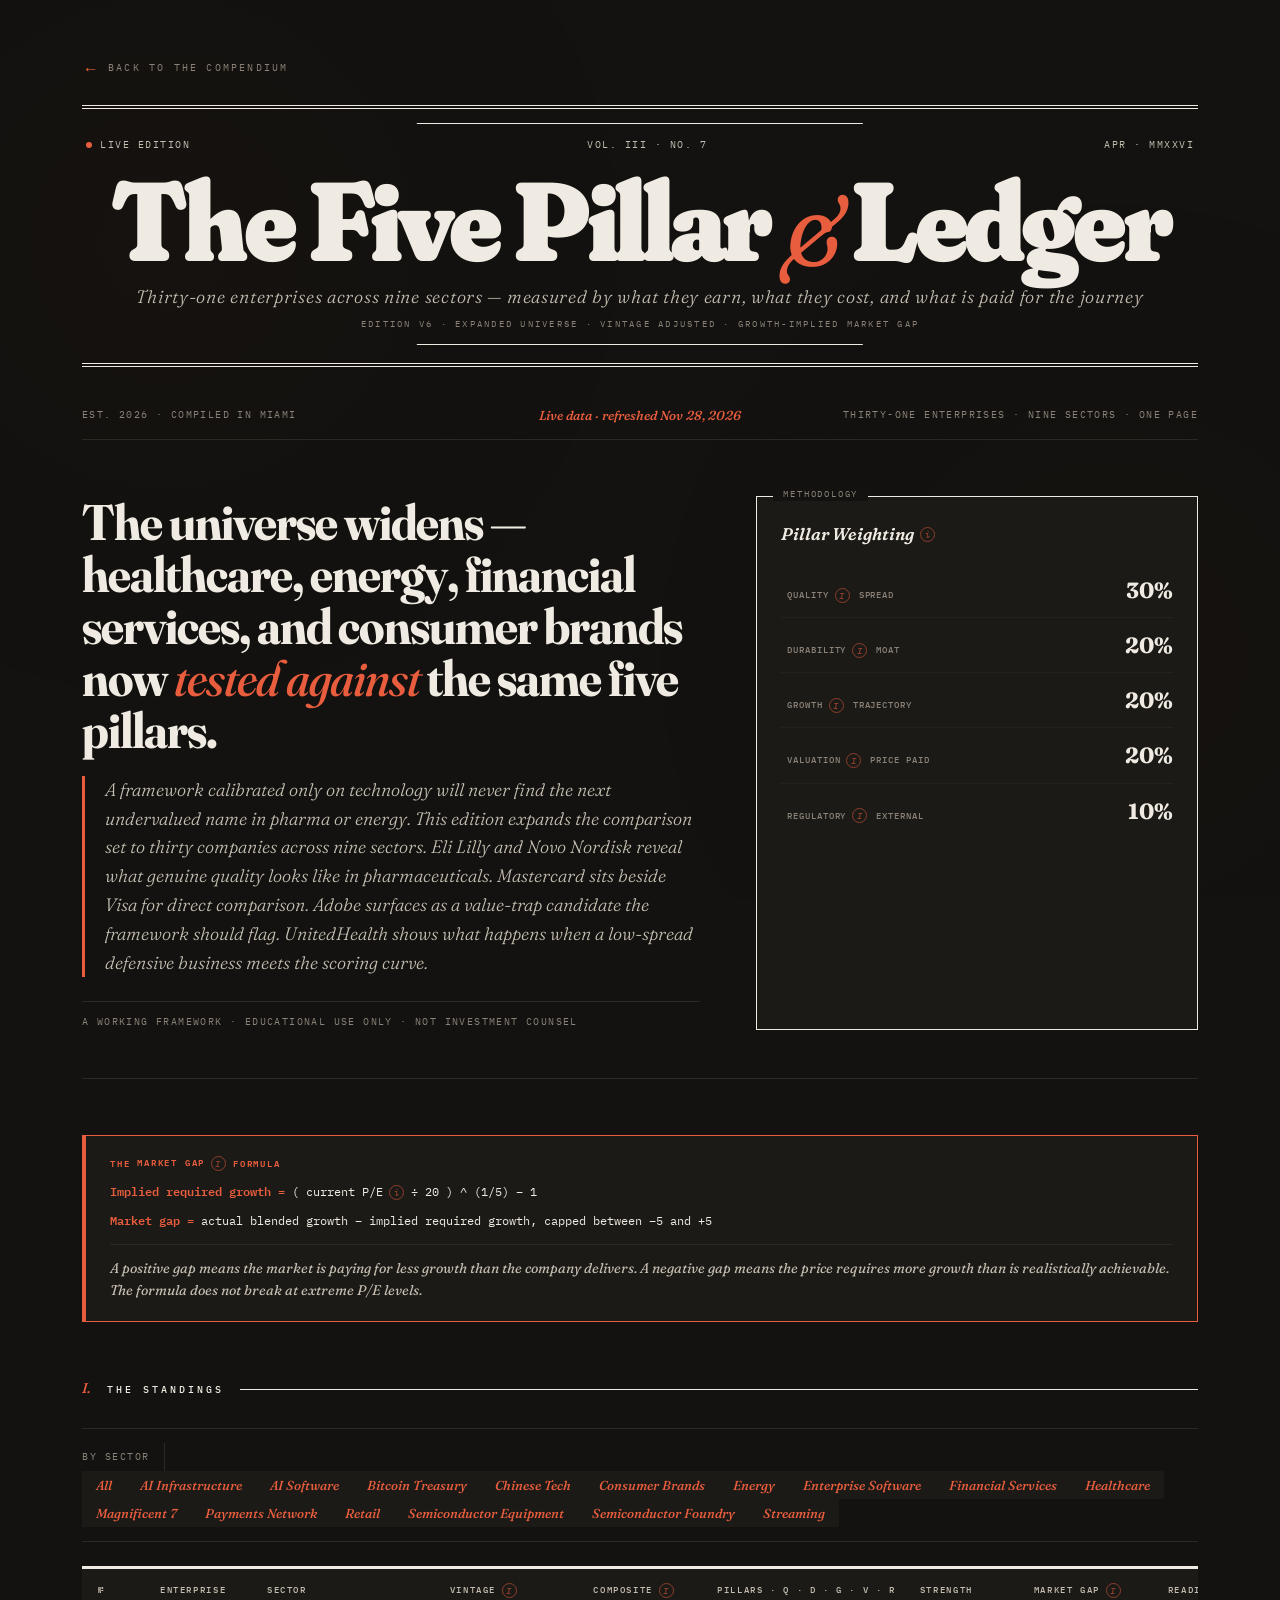
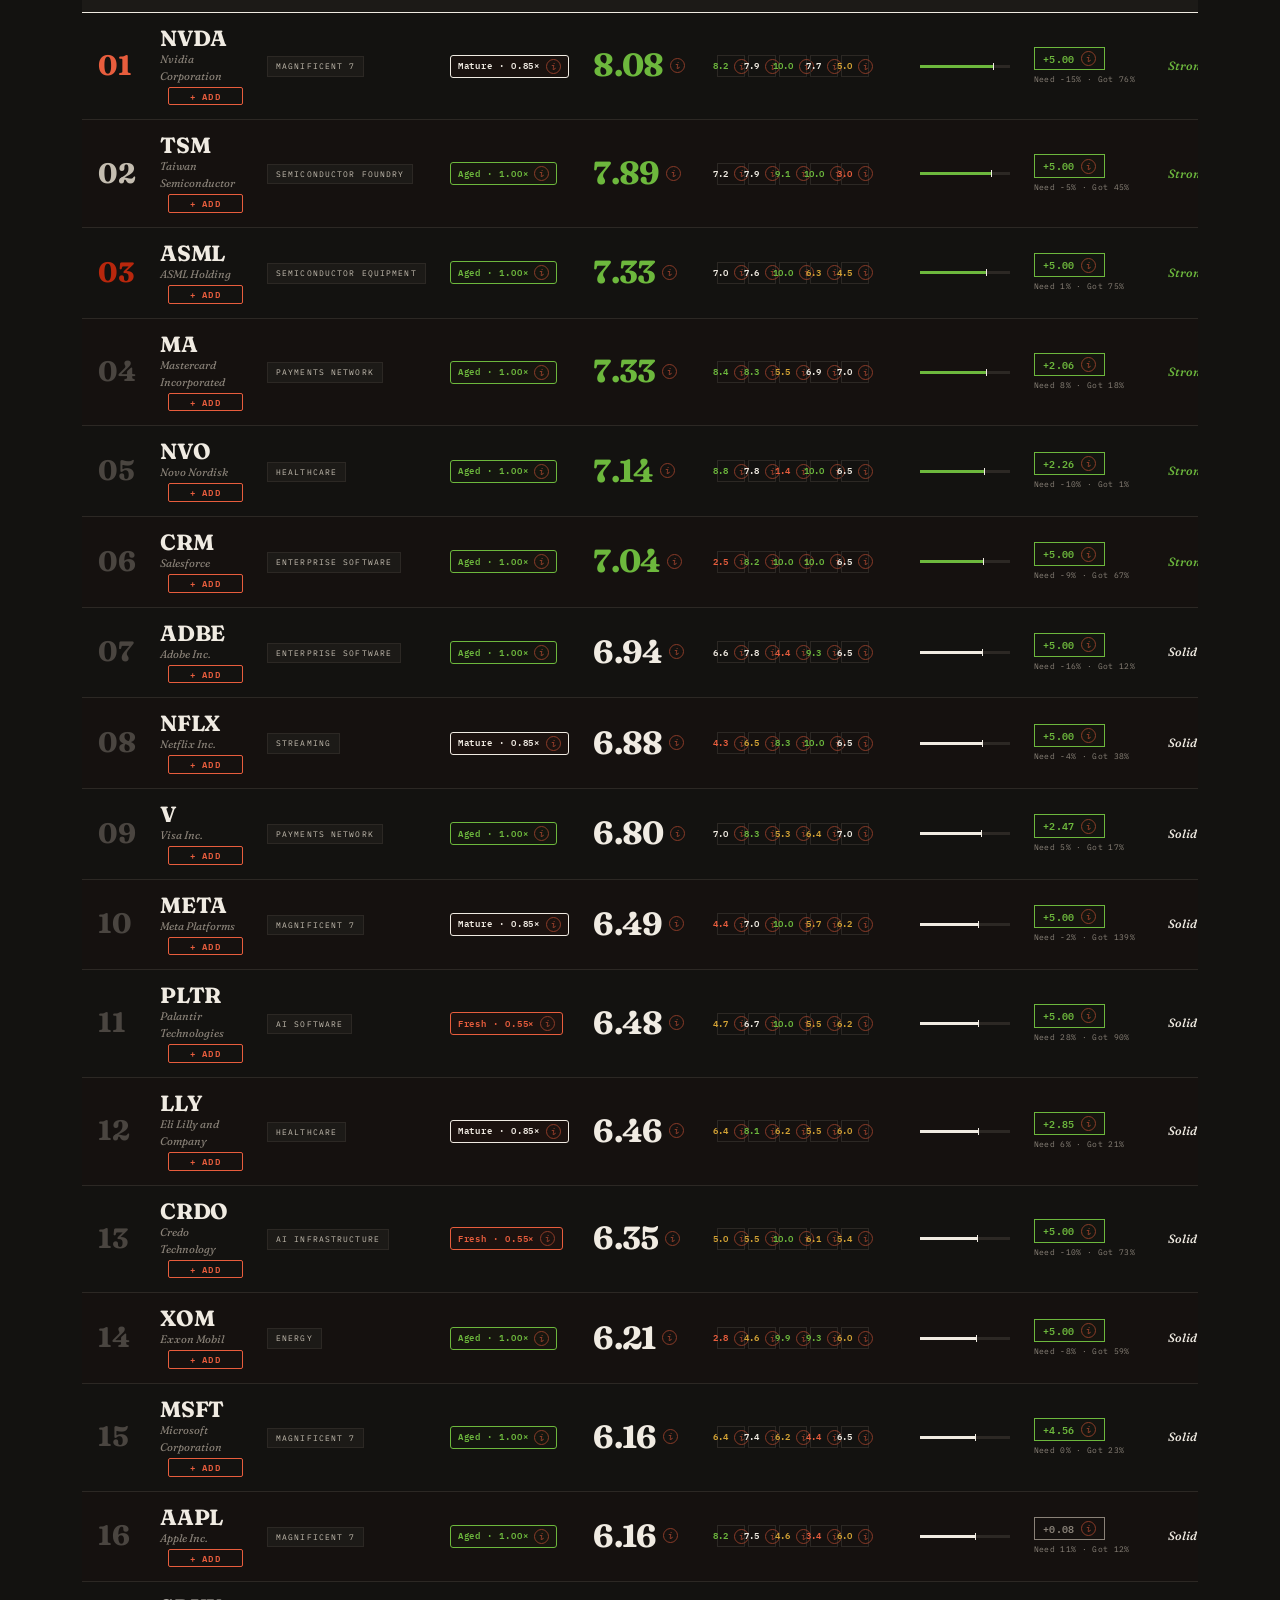
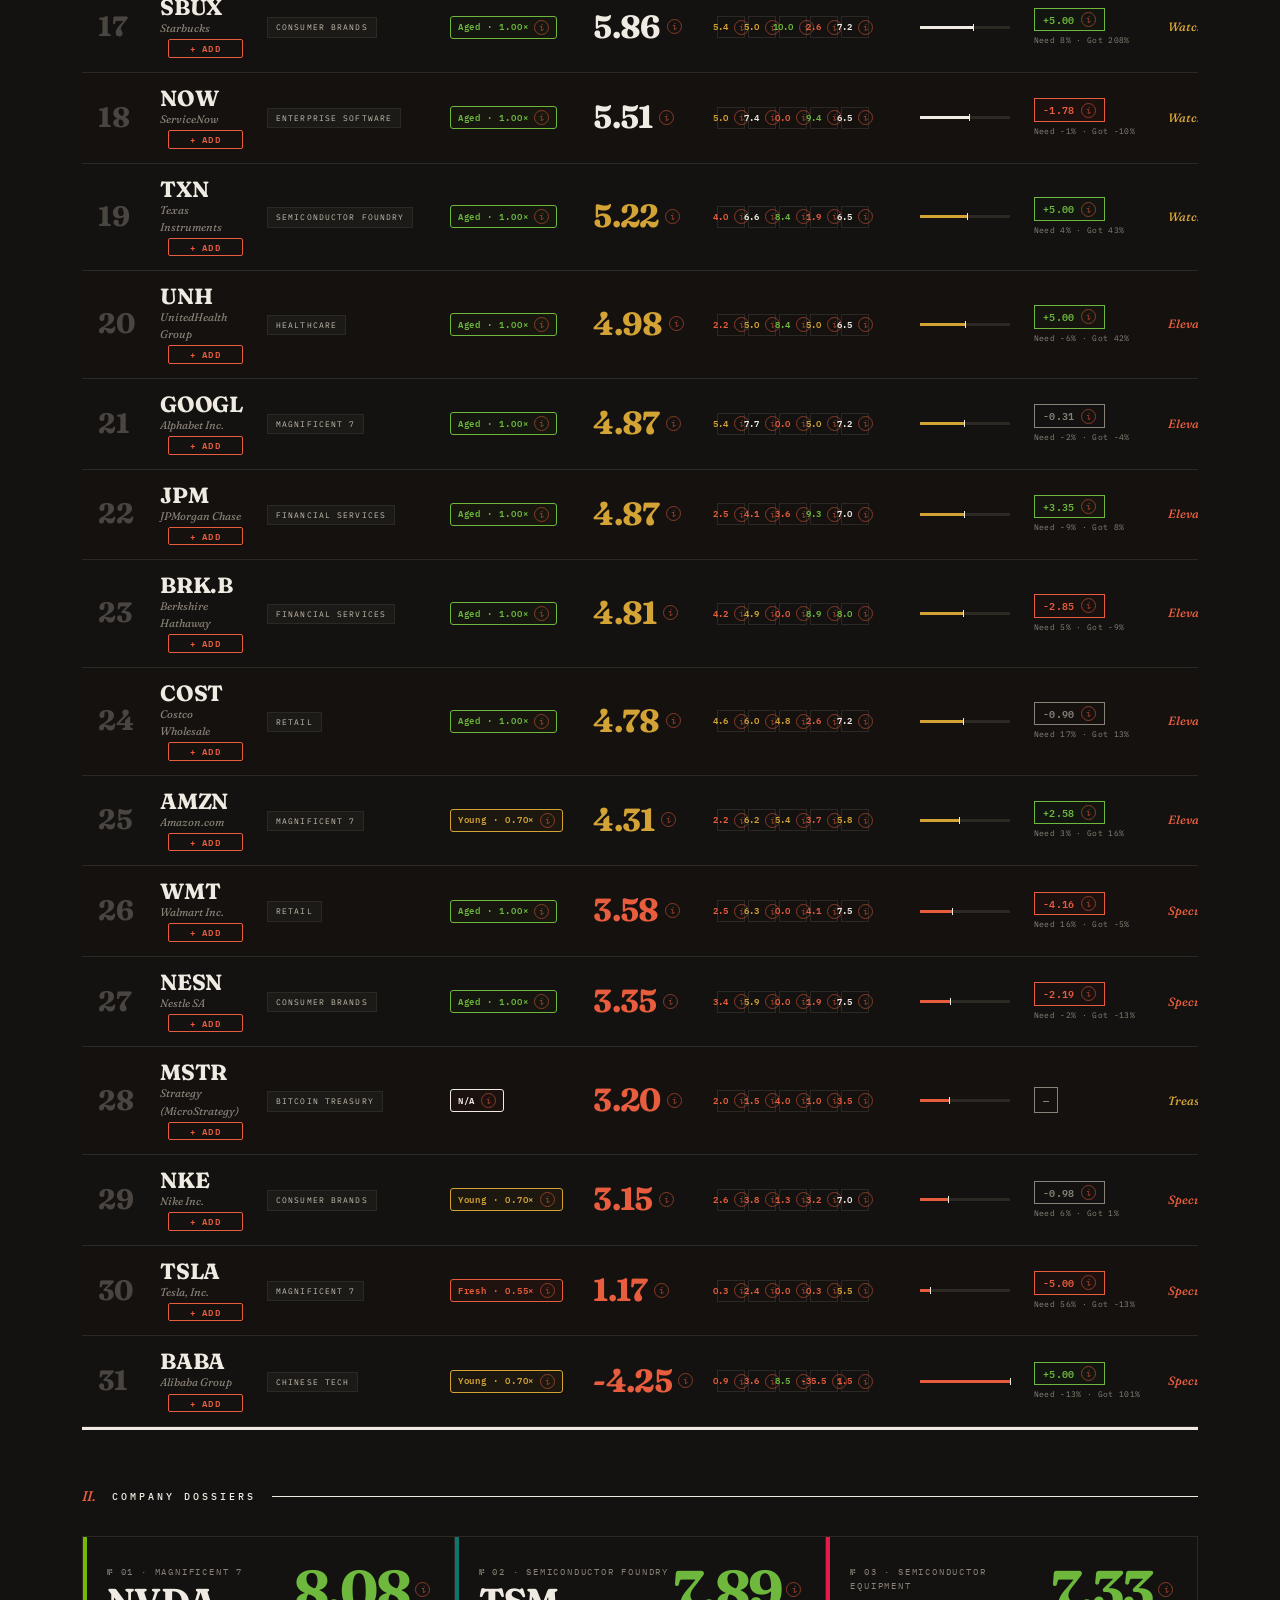
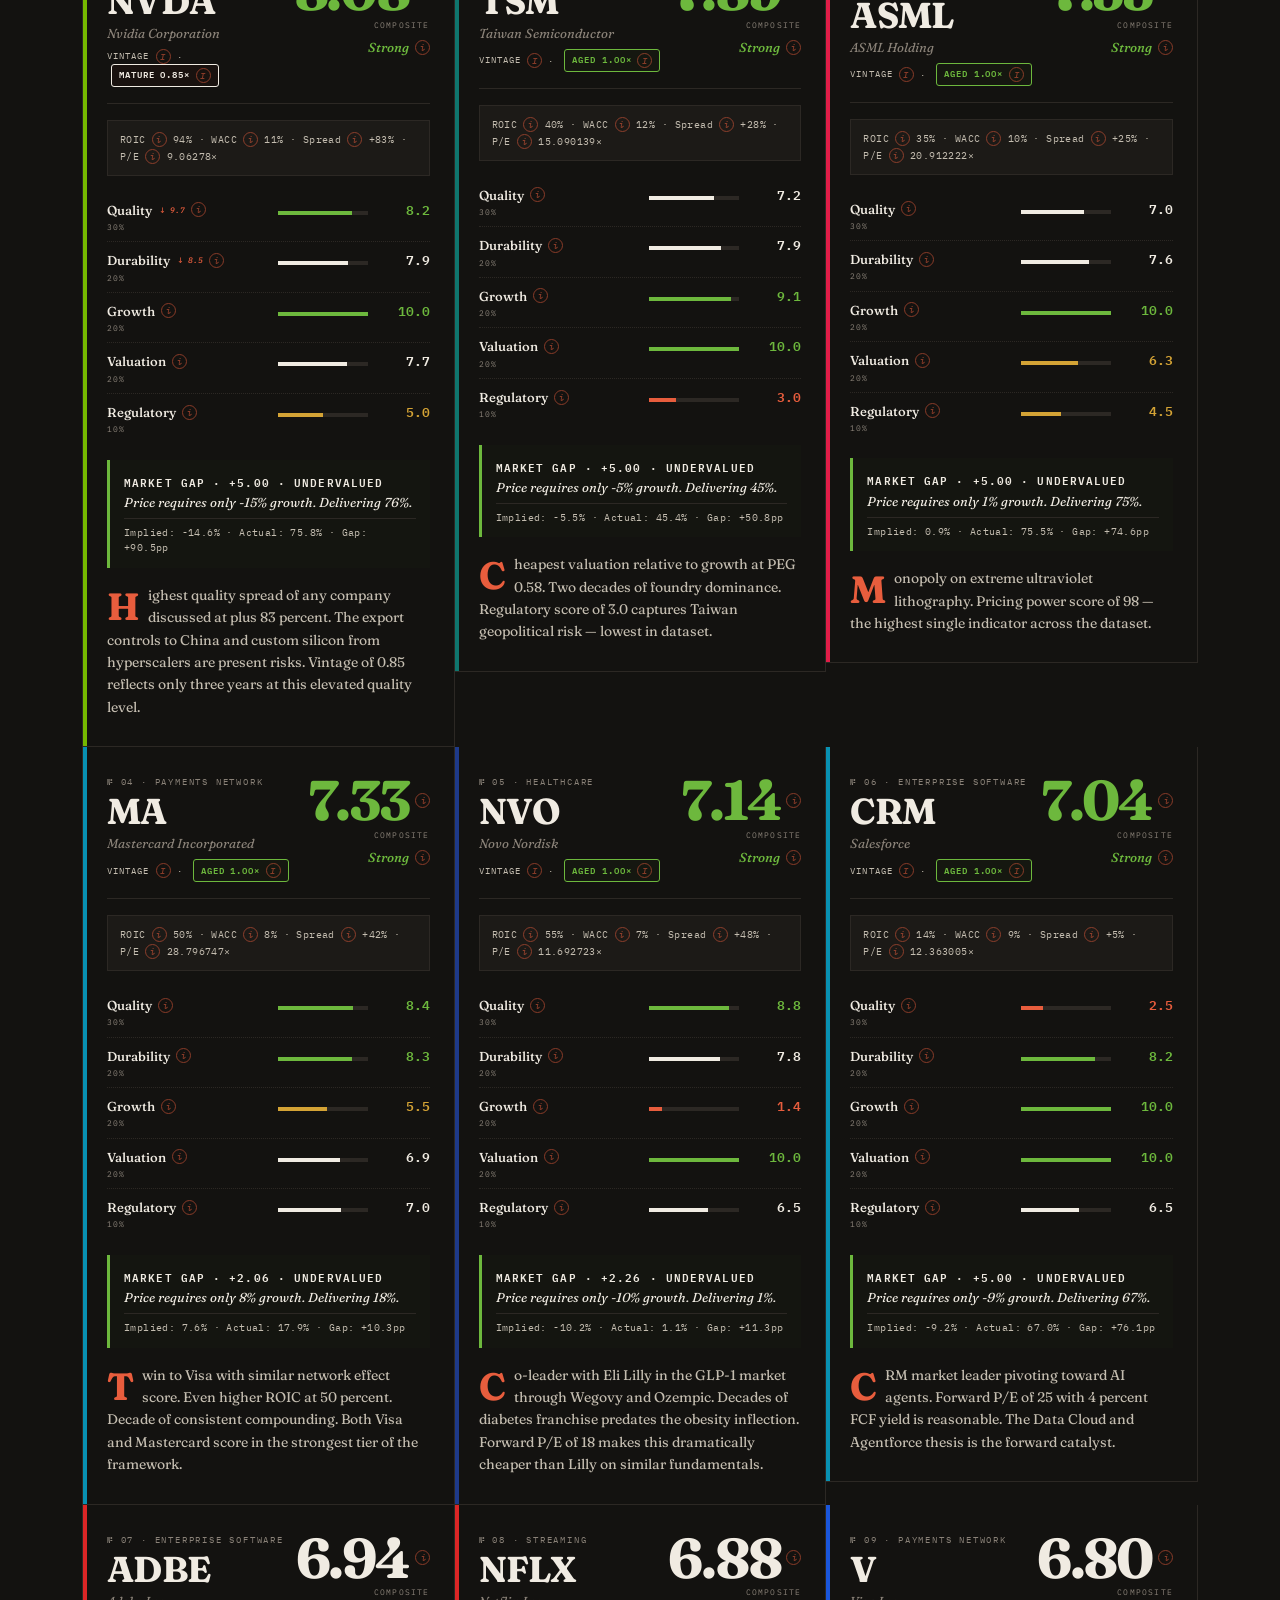
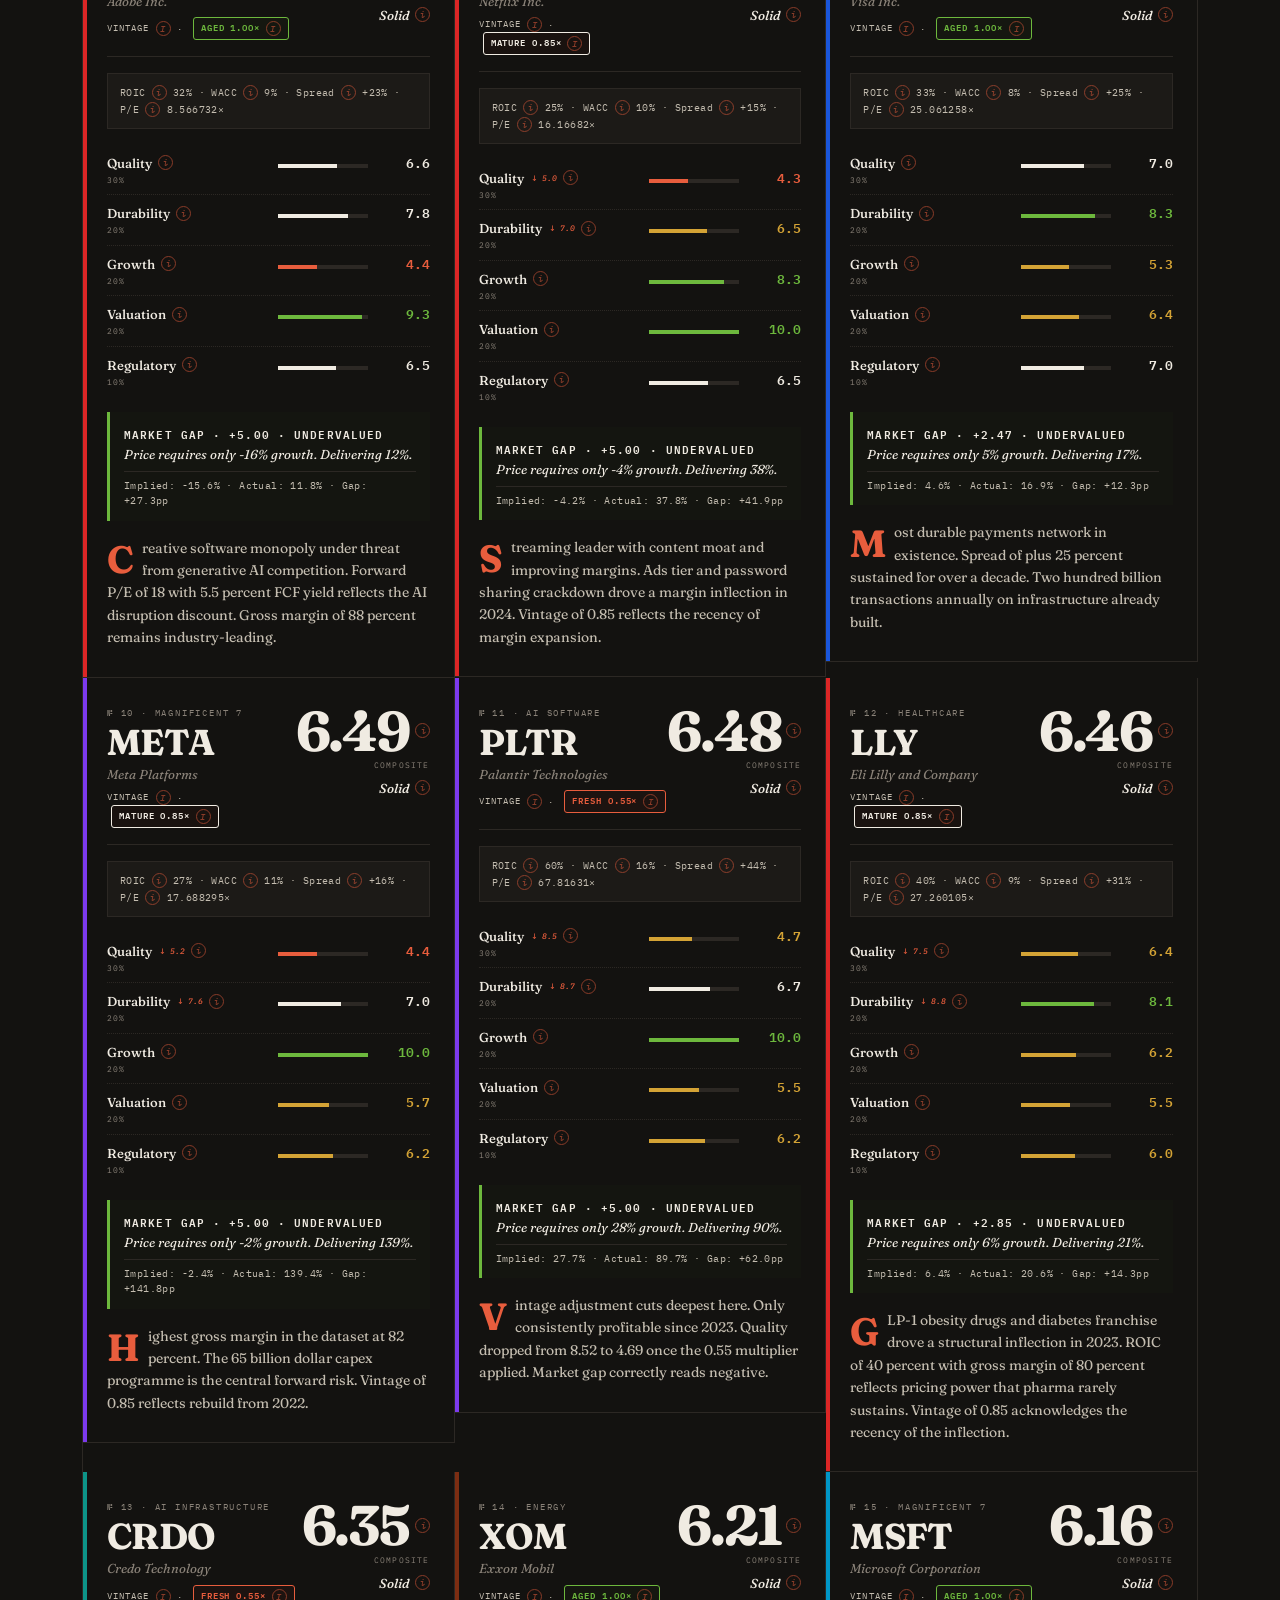
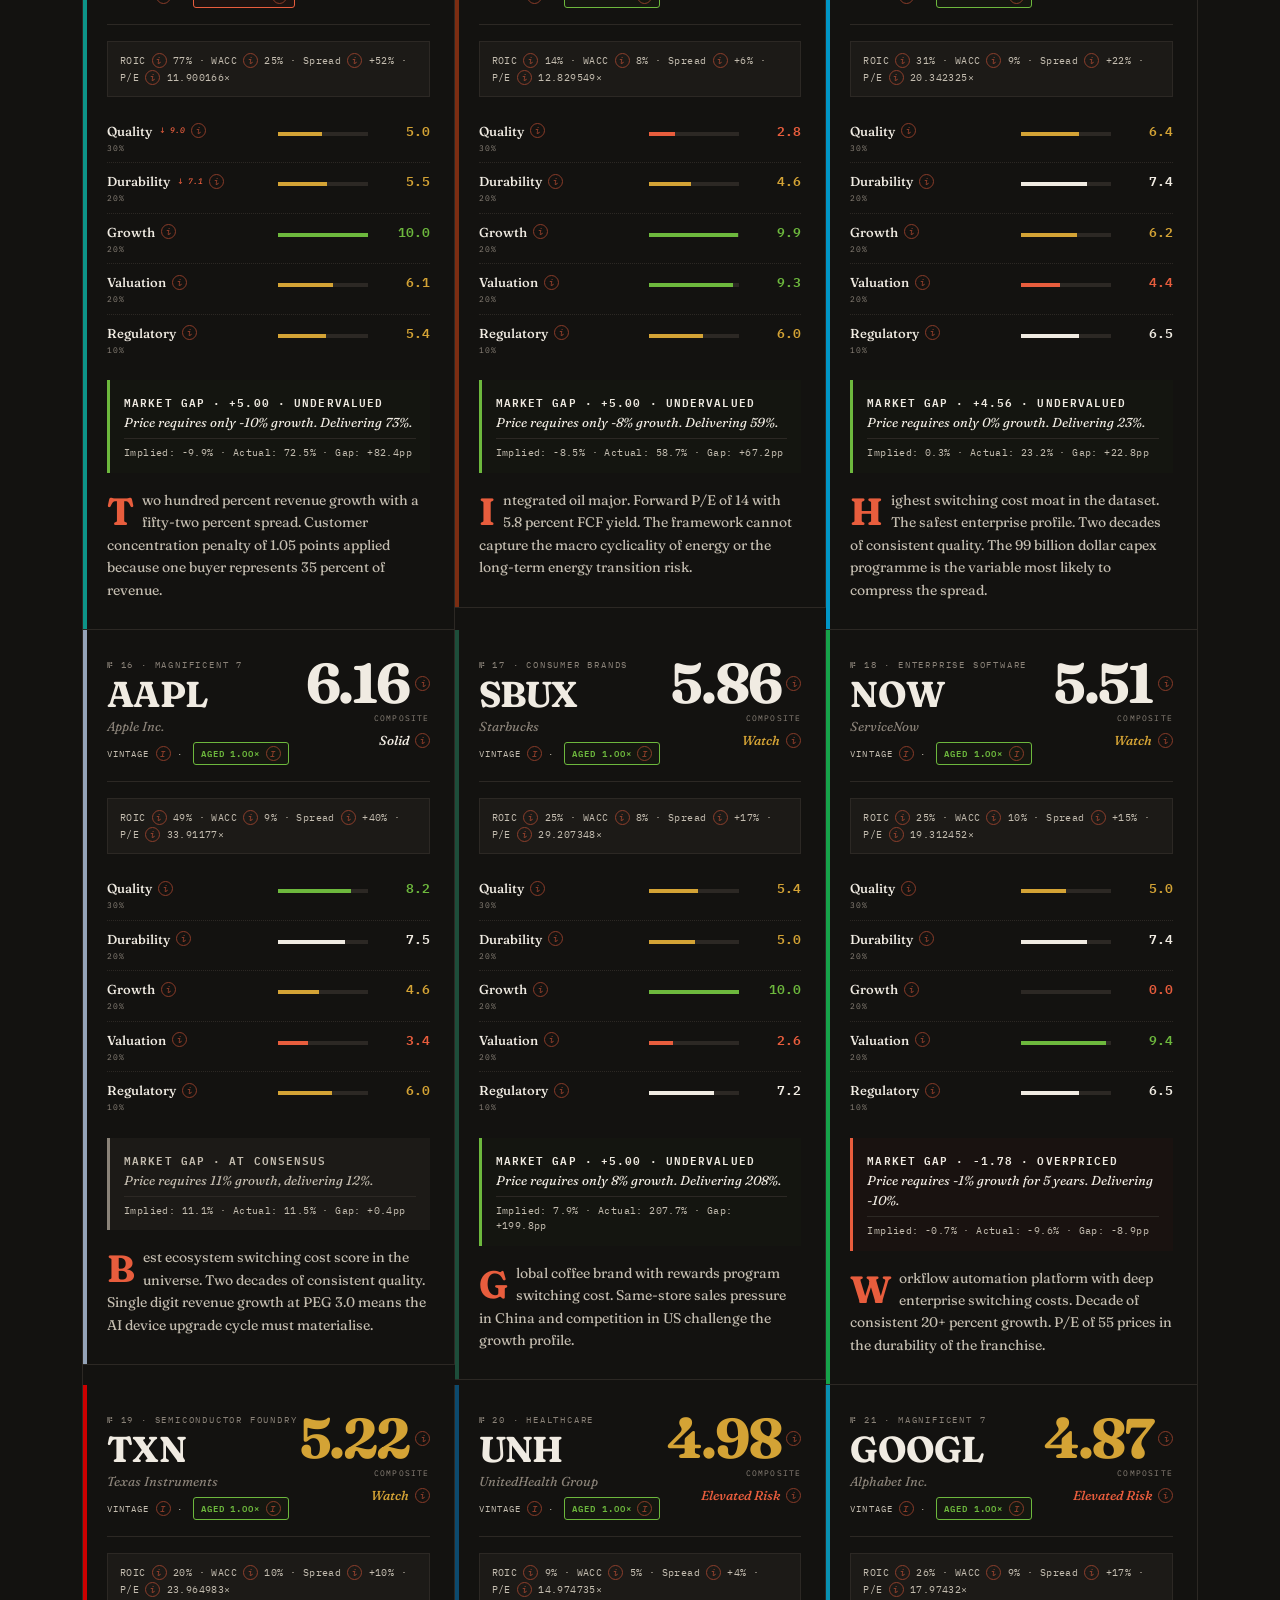
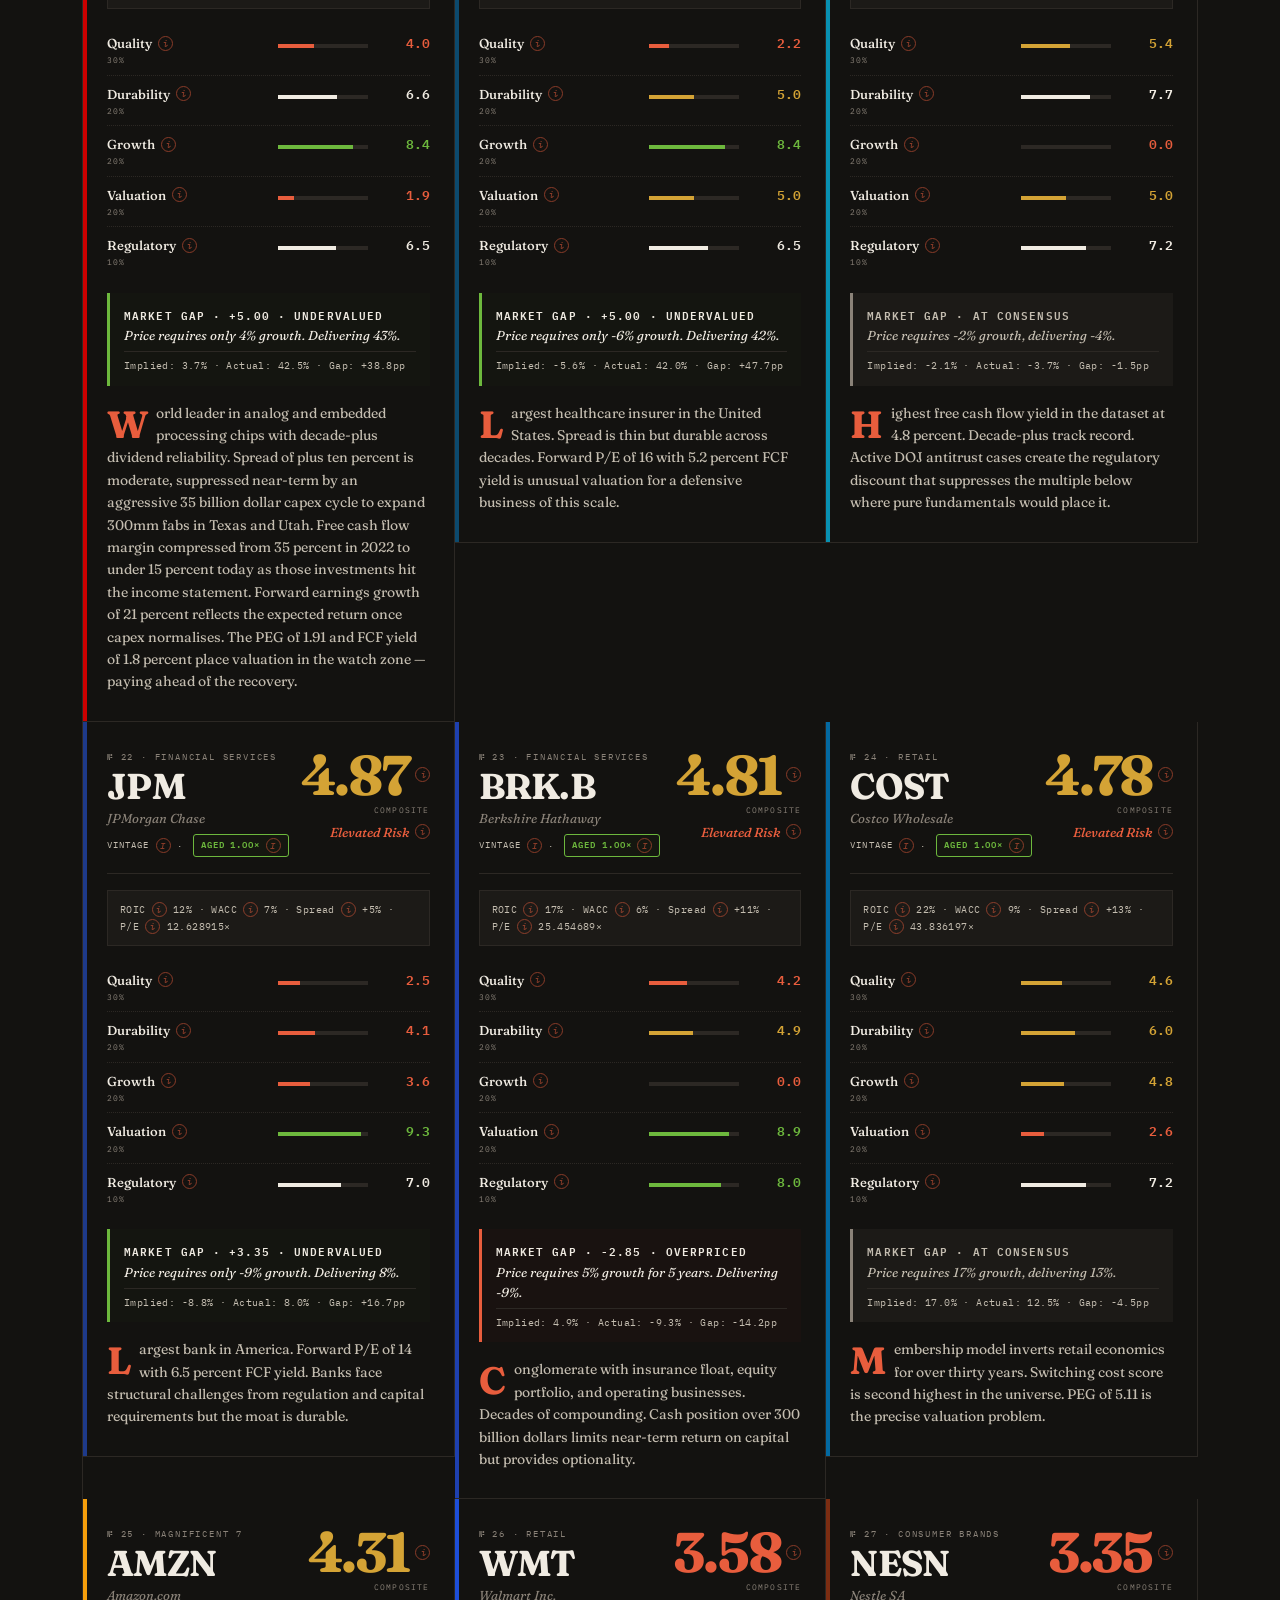
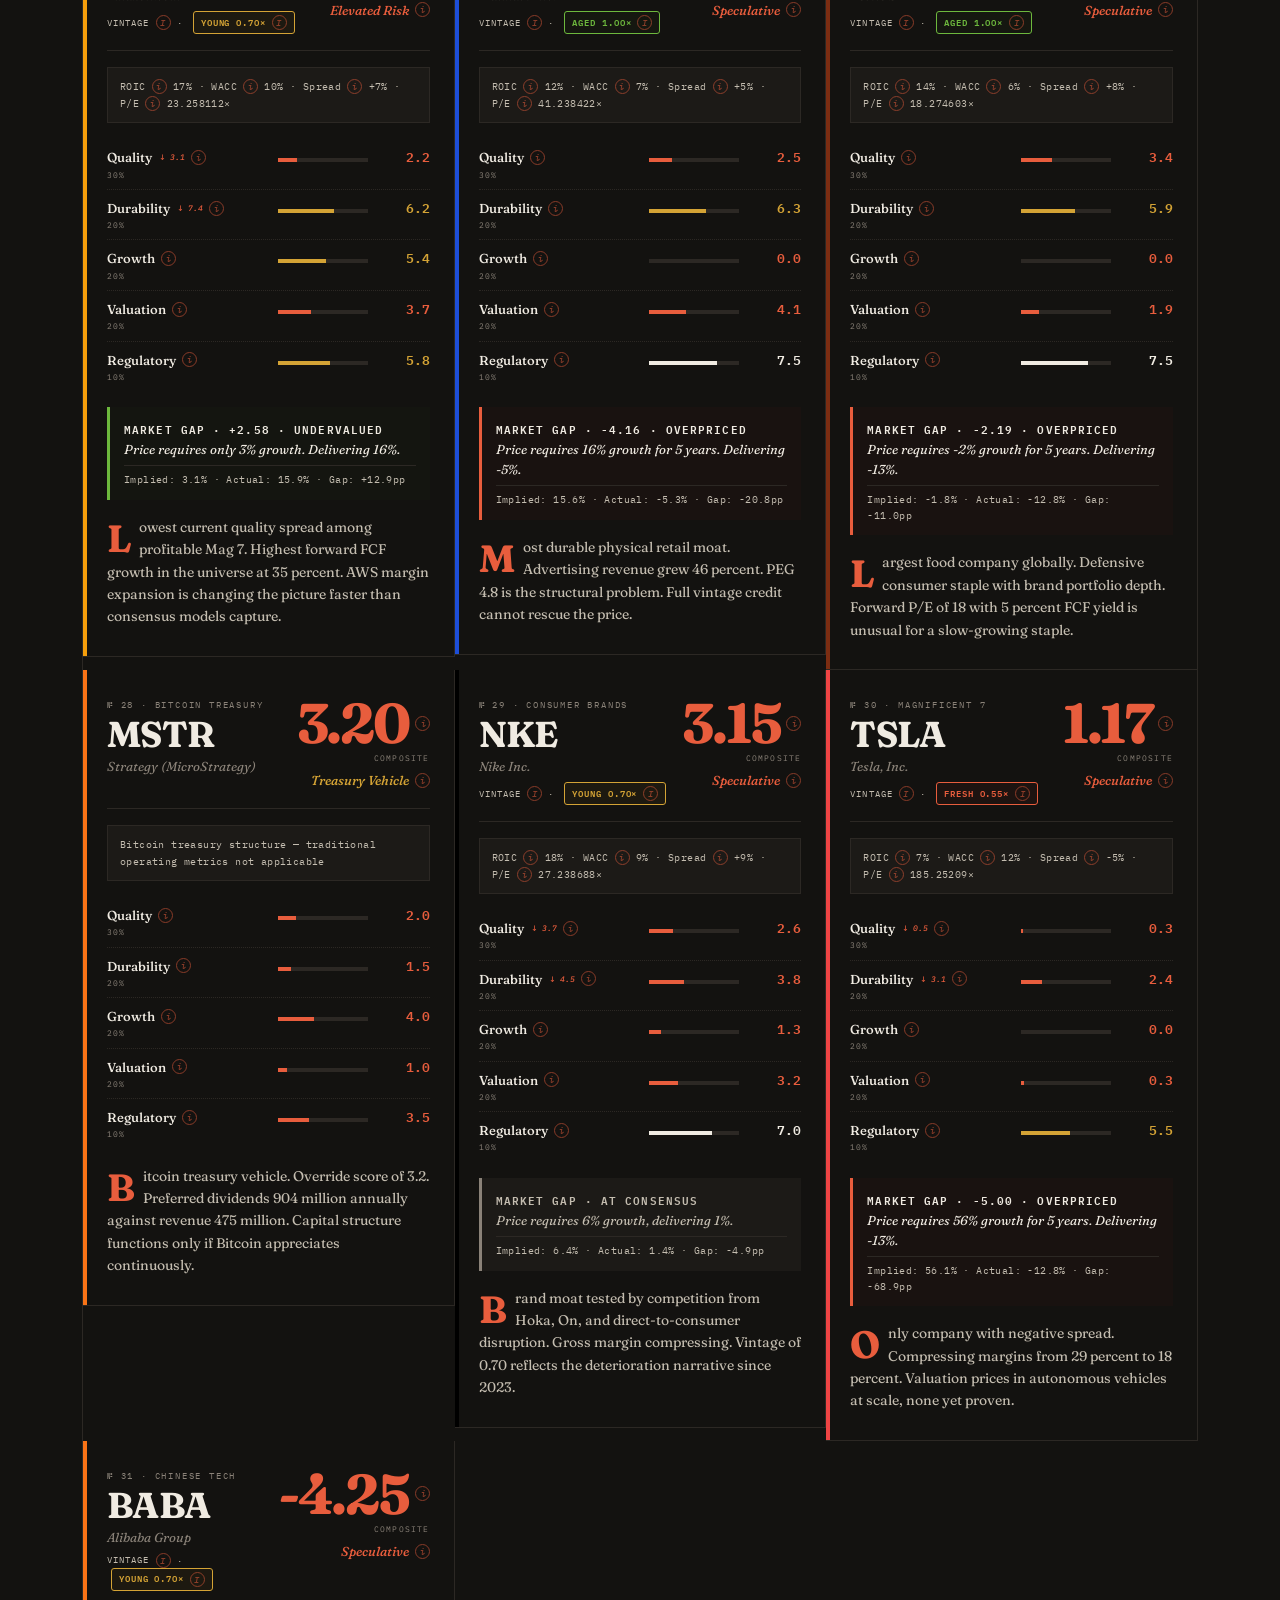
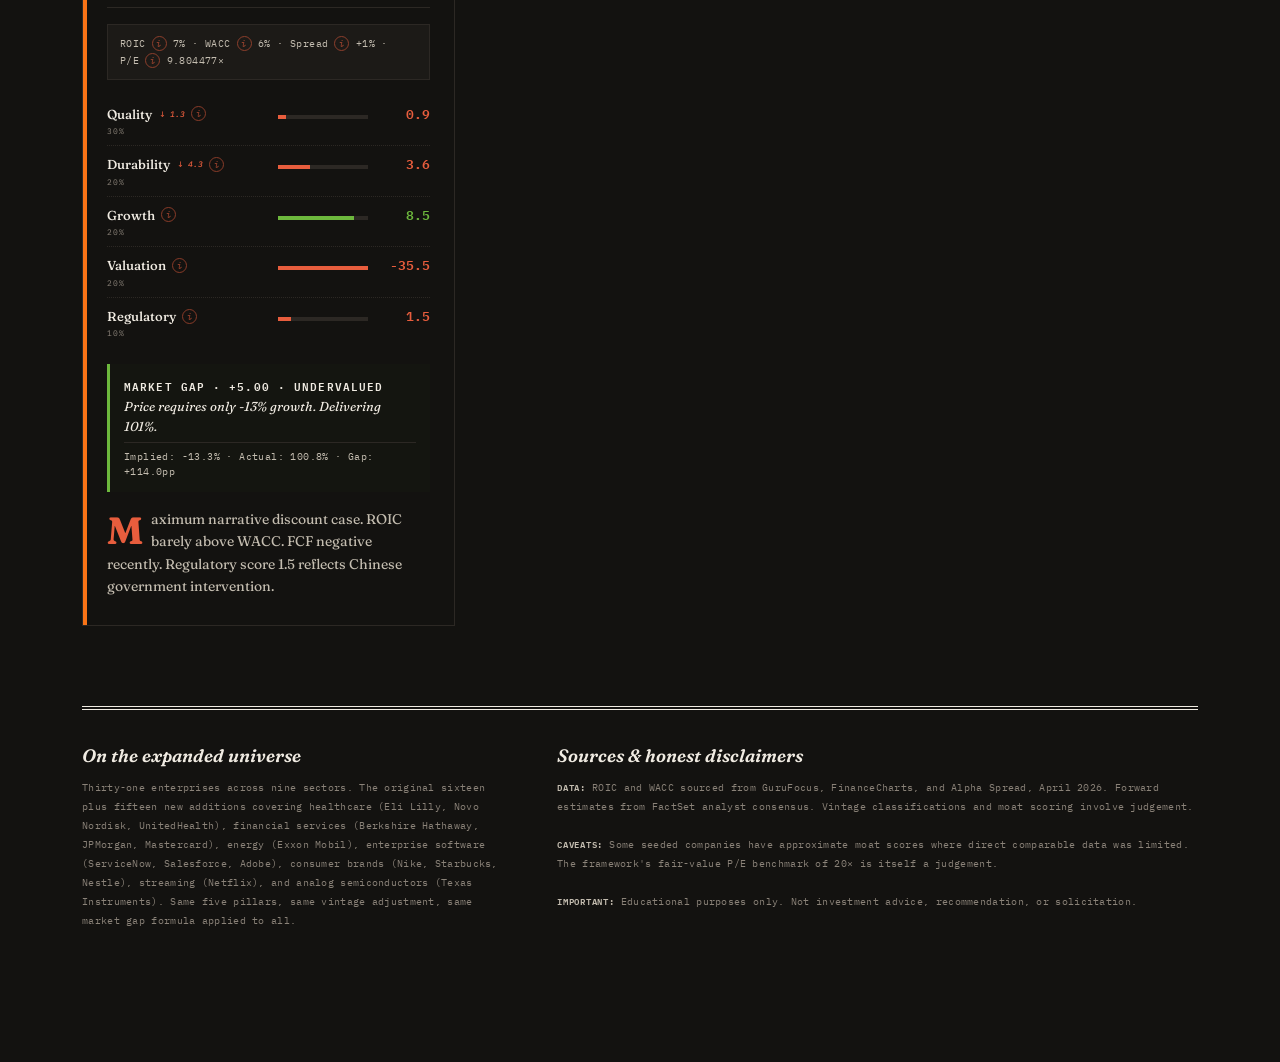
<file: five-pillar-scorer.html>
<!DOCTYPE html>
<html lang="en">
<head>
<meta charset="UTF-8">
<meta name="viewport" content="width=device-width, initial-scale=1.0">
<title>The Five Pillar Ledger v6 — Expanded Universe</title>
<link rel="preconnect" href="https://fonts.googleapis.com">
<link rel="preconnect" href="https://fonts.gstatic.com" crossorigin>
<link href="https://fonts.googleapis.com/css2?family=Fraunces:ital,opsz,wght@0,9..144,300;0,9..144,400;0,9..144,500;0,9..144,600;0,9..144,700;0,9..144,900;1,9..144,400;1,9..144,500&family=IBM+Plex+Mono:ital,wght@0,300;0,400;0,500;0,600;1,400&display=swap" rel="stylesheet">
<link rel="stylesheet" href="assets/tooltip.css">
<style>

:root {
  --paper: #131210; --paper-warm: #1c1a17;
  --ink: #f0ebe2; --ink-soft: #c4bdb0; --ink-mute: #8a8278; --ink-faint: #4a4540;
  --rule: #2c2824; --rule-strong: #f0ebe2;
  --accent: #e85d3d; --accent-deep: #b8270d;
  --bull: #6db83d; --bear: #e85d3d; --watch: #d4a335;
  --highlight: #1f1c18;
}
* { box-sizing: border-box; margin: 0; padding: 0; }
html { scroll-behavior: smooth; }
.back-link { display: inline-flex; align-items: center; gap: 10px; font-family: 'IBM Plex Mono', monospace; font-size: 10px; letter-spacing: .22em; text-transform: uppercase; color: var(--ink-mute); text-decoration: none; padding: 4px 0; margin-bottom: 24px; border-bottom: 1px solid transparent; transition: color .2s ease, border-color .2s ease; }
.back-link .arrow { font-family: 'Fraunces', serif; font-style: italic; font-size: 16px; letter-spacing: 0; color: var(--accent); transition: transform .2s ease; line-height: 1; }
.back-link:hover { color: var(--ink); border-bottom-color: var(--ink); }
.back-link:hover .arrow { transform: translateX(-3px); }
body { background: var(--paper); color: var(--ink); font-family: 'Fraunces', Georgia, serif; font-size: 16px; line-height: 1.55; -webkit-font-smoothing: antialiased; font-optical-sizing: auto; font-variation-settings: "SOFT" 50, "WONK" 0; print-color-adjust: exact; -webkit-print-color-adjust: exact; }
body::before { content: ''; position: fixed; inset: 0; background-image: radial-gradient(circle at 13% 27%, rgba(184,39,13,.015) 0%, transparent 40%), radial-gradient(circle at 87% 73%, rgba(184,39,13,.015) 0%, transparent 40%); pointer-events: none; z-index: 0; }
body::after { content: ''; position: fixed; inset: 0; background-image: repeating-linear-gradient(0deg, transparent 0, transparent 2px, rgba(0,0,0,.005) 2px, rgba(0,0,0,.005) 3px); pointer-events: none; z-index: 1; mix-blend-mode: multiply; }
.broadsheet { position: relative; z-index: 2; max-width: 1180px; margin: 0 auto; padding: 56px 32px 100px; }

.masthead { text-align: center; border-top: 4px double var(--rule-strong); border-bottom: 4px double var(--rule-strong); padding: 28px 0 32px; margin-bottom: 24px; position: relative; }
.masthead::before, .masthead::after { content: ''; position: absolute; left: 50%; width: 40%; height: 1px; background: var(--rule-strong); transform: translateX(-50%); }
.masthead::before { top: 14px; }
.masthead::after { bottom: 18px; }
.masthead-bar { display: flex; justify-content: space-between; align-items: center; font-family: 'IBM Plex Mono', monospace; font-size: 10px; letter-spacing: .15em; text-transform: uppercase; color: var(--ink-soft); margin-bottom: 18px; padding: 0 4px; }
.masthead-bar > div { display: flex; align-items: center; gap: 8px; }
.live-pulse { width: 6px; height: 6px; border-radius: 50%; background: var(--accent); animation: pulse 2s ease-in-out infinite; }
@keyframes pulse { 0%,100%{opacity:1;transform:scale(1)} 50%{opacity:.4;transform:scale(1.4)} }
.masthead-title { font-family: 'Fraunces', serif; font-weight: 900; font-size: clamp(56px, 9vw, 112px); line-height: .9; letter-spacing: -.04em; font-variation-settings: "SOFT" 100, "WONK" 1, "opsz" 144; margin-bottom: 8px; }
.masthead-title .ornament { display: inline-block; color: var(--accent); font-style: italic; font-weight: 400; font-size: .85em; vertical-align: -.06em; }
.masthead-tagline { font-family: 'Fraunces', serif; font-style: italic; font-size: 18px; font-weight: 300; color: var(--ink-soft); letter-spacing: .04em; margin-bottom: 6px; }
.masthead-volume { font-family: 'IBM Plex Mono', monospace; font-size: 9px; letter-spacing: .25em; text-transform: uppercase; color: var(--ink-mute); }

.press-line { display: grid; grid-template-columns: 1fr auto 1fr; align-items: center; gap: 24px; padding: 14px 0; margin-bottom: 56px; border-bottom: 1px solid var(--rule); }
.press-meta { font-family: 'IBM Plex Mono', monospace; font-size: 10px; letter-spacing: .14em; text-transform: uppercase; color: var(--ink-mute); }
.press-meta.right { text-align: right; }
.press-edition { font-family: 'Fraunces', serif; font-style: italic; font-weight: 500; font-size: 13px; color: var(--accent); white-space: nowrap; }

.lede { display: grid; grid-template-columns: 7fr 5fr; gap: 56px; margin-bottom: 56px; padding-bottom: 48px; border-bottom: 1px solid var(--rule); }
.lede-headline { font-family: 'Fraunces', serif; font-weight: 700; font-size: clamp(32px, 4vw, 50px); line-height: 1.04; letter-spacing: -.02em; margin-bottom: 20px; font-variation-settings: "SOFT" 30, "opsz" 144; }
.lede-headline em { font-style: italic; font-weight: 500; color: var(--accent); }
.lede-deck { font-family: 'Fraunces', serif; font-style: italic; font-weight: 300; font-size: 18px; line-height: 1.6; color: var(--ink-soft); margin-bottom: 24px; border-left: 3px solid var(--accent); padding-left: 20px; }
.lede-byline { font-family: 'IBM Plex Mono', monospace; font-size: 10px; letter-spacing: .14em; text-transform: uppercase; color: var(--ink-mute); padding-top: 12px; border-top: 1px solid var(--rule); }

.weights-panel { background: var(--paper-warm); border: 1px solid var(--rule-strong); padding: 24px; position: relative; }
.weights-panel::before { content: 'METHODOLOGY'; position: absolute; top: -10px; left: 16px; background: var(--paper); padding: 0 10px; font-family: 'IBM Plex Mono', monospace; font-size: 9px; letter-spacing: .2em; color: var(--ink-mute); }
.weights-title { font-family: 'Fraunces', serif; font-weight: 600; font-size: 17px; font-style: italic; margin-bottom: 16px; color: var(--ink); }
.weight-row { display: grid; grid-template-columns: 1fr auto; align-items: baseline; padding: 10px 0; border-bottom: 1px dotted var(--rule); gap: 16px; }
.weight-row:last-child { border-bottom: none; }
.weight-name { font-family: 'Fraunces', serif; font-weight: 500; font-size: 14px; color: var(--ink); }
.weight-name span { font-family: 'IBM Plex Mono', monospace; font-size: 9px; letter-spacing: .1em; color: var(--ink-mute); margin-left: 6px; text-transform: uppercase; }
.weight-value { font-family: 'Fraunces', serif; font-weight: 700; font-size: 22px; font-feature-settings: "tnum"; }

.formula-box { background: var(--paper-warm); border: 1px solid var(--accent); padding: 20px 24px; margin-bottom: 32px; border-left: 4px solid var(--accent); }
.formula-tag { font-family: 'IBM Plex Mono', monospace; font-size: 9px; letter-spacing: .2em; text-transform: uppercase; color: var(--accent); margin-bottom: 10px; font-weight: 600; }
.formula-line { font-family: 'IBM Plex Mono', monospace; font-size: 12px; color: var(--ink); margin-bottom: 8px; line-height: 1.7; }
.formula-line strong { color: var(--accent); font-weight: 600; }
.formula-explainer { font-family: 'Fraunces', serif; font-style: italic; font-size: 14px; line-height: 1.6; color: var(--ink-soft); margin-top: 12px; padding-top: 12px; border-top: 1px solid var(--rule); }

.section-marker { display: flex; align-items: center; gap: 16px; margin: 56px 0 28px; }
.section-marker-line { flex: 1; height: 1px; background: var(--rule-strong); }
.section-marker-text { font-family: 'IBM Plex Mono', monospace; font-size: 10px; letter-spacing: .3em; text-transform: uppercase; color: var(--ink); font-weight: 500; }
.section-marker-num { font-family: 'Fraunces', serif; font-style: italic; font-size: 14px; color: var(--accent); font-weight: 500; }

.filter-strip { display: flex; flex-wrap: wrap; gap: 0; margin-bottom: 24px; border-top: 1px solid var(--rule); border-bottom: 1px solid var(--rule); padding: 14px 0; }
.filter-label { font-family: 'IBM Plex Mono', monospace; font-size: 10px; letter-spacing: .15em; text-transform: uppercase; color: var(--ink-mute); padding: 6px 14px 6px 0; border-right: 1px solid var(--rule); margin-right: 14px; display: flex; align-items: center; }
.fchip { font-family: 'Fraunces', serif; font-style: italic; font-weight: 500; font-size: 13px; padding: 6px 14px; border: none; background: transparent; color: var(--ink-mute); cursor: pointer; transition: all .2s; }
.fchip:hover { color: var(--ink); }
.fchip.on { color: var(--accent); background: var(--paper-warm); }

.ledger-wrap { overflow-x: auto; border-top: 3px solid var(--rule-strong); border-bottom: 3px solid var(--rule-strong); margin-bottom: 56px; }
.ledger { width: 100%; border-collapse: collapse; font-family: 'IBM Plex Mono', monospace; min-width: 1000px; }
.ledger thead tr { border-bottom: 1px solid var(--rule-strong); }
.ledger thead th { font-family: 'IBM Plex Mono', monospace; font-size: 9px; letter-spacing: .18em; text-transform: uppercase; color: var(--ink-soft); padding: 14px 12px; text-align: left; font-weight: 500; white-space: nowrap; background: var(--paper-warm); }
.ledger thead th:first-child { padding-left: 16px; }
.ledger tbody tr { border-bottom: 1px solid var(--rule); transition: background .15s; }
.ledger tbody tr:nth-child(even) { background: rgba(184,39,13,.015); }
.ledger tbody tr:hover { background: var(--highlight); }
.ledger tbody tr.hidden { display: none; }
.ledger tbody td { padding: 14px 12px; vertical-align: middle; font-size: 13px; }
.ledger tbody td:first-child { padding-left: 16px; }

.rank-num { font-family: 'Fraunces', serif; font-weight: 700; font-size: 28px; color: var(--ink-faint); font-feature-settings: "tnum"; line-height: 1; }
.rank-num.gold { color: var(--accent); } .rank-num.silver { color: var(--ink-soft); } .rank-num.bronze { color: var(--accent-deep); }

.co-name-cell { display: flex; flex-direction: column; gap: 2px; }
.co-ticker { font-family: 'Fraunces', serif; font-weight: 700; font-size: 22px; letter-spacing: -.01em; line-height: 1; color: var(--ink); }
.co-name { font-family: 'Fraunces', serif; font-style: italic; font-weight: 400; font-size: 11px; color: var(--ink-mute); }

.cat-tag { display: inline-block; font-family: 'IBM Plex Mono', monospace; font-size: 8px; letter-spacing: .14em; text-transform: uppercase; padding: 3px 8px; background: var(--paper-warm); border: 1px solid var(--rule); color: var(--ink-soft); white-space: nowrap; }

.vintage-stamp { font-family: 'IBM Plex Mono', monospace; font-size: 9px; letter-spacing: .1em; padding: 3px 7px; border-radius: 3px; white-space: nowrap; font-weight: 600; }
.vint-aged { background: rgba(45,80,22,.08); color: var(--bull); border: 1px solid var(--bull); }
.vint-mature { background: rgba(184,39,13,.04); color: var(--ink); border: 1px solid var(--rule-strong); }
.vint-young { background: rgba(138,101,16,.08); color: var(--watch); border: 1px solid var(--watch); }
.vint-fresh { background: rgba(139,29,24,.08); color: var(--bear); border: 1px solid var(--bear); }

.composite { font-family: 'Fraunces', serif; font-weight: 700; font-size: 32px; font-feature-settings: "tnum"; line-height: 1; letter-spacing: -.02em; }

.pillar-pills { display: flex; gap: 3px; align-items: center; }
.pp { display: inline-flex; align-items: center; justify-content: center; width: 28px; height: 22px; font-family: 'IBM Plex Mono', monospace; font-size: 9px; font-weight: 600; font-feature-settings: "tnum"; border: 1px solid var(--rule); position: relative; cursor: default; }
.pp:hover::after { content: attr(data-tip); position: absolute; bottom: 28px; left: 50%; transform: translateX(-50%); background: var(--ink); color: var(--paper); padding: 5px 9px; font-family: 'IBM Plex Mono', monospace; font-size: 9px; letter-spacing: .05em; text-transform: uppercase; white-space: nowrap; z-index: 30; }

.bar-cell { width: 90px; }
.bar-track { height: 3px; background: var(--rule); position: relative; }
.bar-fill { height: 100%; position: relative; }
.bar-fill::after { content: ''; position: absolute; right: -1px; top: -2px; width: 1px; height: 7px; background: currentColor; }

.gap-cell { display: flex; flex-direction: column; gap: 3px; min-width: 110px; }
.gap-tag { font-family: 'IBM Plex Mono', monospace; font-size: 10px; font-weight: 600; font-feature-settings: "tnum"; padding: 3px 8px; border: 1px solid currentColor; white-space: nowrap; letter-spacing: .04em; align-self: flex-start; }
.gap-up { color: var(--bull); background: rgba(45,80,22,.06); }
.gap-down { color: var(--bear); background: rgba(139,29,24,.06); }
.gap-flat { color: var(--ink-mute); }
.gap-detail { font-family: 'IBM Plex Mono', monospace; font-size: 8px; color: var(--ink-mute); letter-spacing: .04em; }

.verdict-tag { font-family: 'Fraunces', serif; font-style: italic; font-weight: 500; font-size: 12px; white-space: nowrap; }
.v-strong { color: var(--bull); } .v-fair { color: var(--ink); } .v-watch { color: var(--watch); } .v-risk { color: var(--bear); }

.dossiers { display: grid; grid-template-columns: repeat(auto-fill, minmax(340px, 1fr)); gap: 0; border-top: 1px solid var(--rule); border-left: 1px solid var(--rule); }
.dossier { border-right: 1px solid var(--rule); border-bottom: 1px solid var(--rule); padding: 28px 24px; background: var(--paper); position: relative; transition: background .2s; }
.dossier:hover { background: var(--paper-warm); }
.dossier.hidden { display: none; }
.dossier-rule { position: absolute; top: 0; left: 0; width: 4px; height: 100%; background: var(--cc); }

.dossier-header { display: flex; justify-content: space-between; align-items: flex-start; padding-bottom: 16px; margin-bottom: 16px; border-bottom: 1px solid var(--rule); }
.dossier-id { font-family: 'IBM Plex Mono', monospace; font-size: 9px; letter-spacing: .2em; text-transform: uppercase; color: var(--ink-mute); margin-bottom: 4px; }
.dossier-ticker { font-family: 'Fraunces', serif; font-weight: 700; font-size: 36px; line-height: 1; letter-spacing: -.02em; color: var(--ink); margin-bottom: 4px; }
.dossier-name { font-family: 'Fraunces', serif; font-style: italic; font-weight: 400; font-size: 13px; color: var(--ink-mute); }
.dossier-vintage-line { font-family: 'IBM Plex Mono', monospace; font-size: 9px; letter-spacing: .12em; text-transform: uppercase; margin-top: 6px; color: var(--ink-soft); }
.dossier-score-block { text-align: right; }
.dossier-score { font-family: 'Fraunces', serif; font-weight: 700; font-size: 56px; font-feature-settings: "tnum"; line-height: .9; letter-spacing: -.04em; }
.dossier-score-label { font-family: 'IBM Plex Mono', monospace; font-size: 8px; letter-spacing: .15em; text-transform: uppercase; color: var(--ink-mute); margin-top: 2px; }
.dossier-verdict { font-family: 'Fraunces', serif; font-style: italic; font-weight: 500; font-size: 13px; margin-top: 6px; }

.dossier-info-strip { font-family: 'IBM Plex Mono', monospace; font-size: 10px; color: var(--ink-soft); background: var(--paper-warm); padding: 10px 12px; margin-bottom: 16px; letter-spacing: .04em; border: 1px solid var(--rule); font-feature-settings: "tnum"; line-height: 1.7; }

.pillar-readout { margin-bottom: 16px; }
.pillar-line { display: grid; grid-template-columns: 1fr auto 50px; align-items: baseline; gap: 12px; padding: 8px 0; border-bottom: 1px dotted var(--rule); }
.pillar-line:last-child { border-bottom: none; }
.pillar-name-block { display: flex; flex-direction: column; }
.pillar-name { font-family: 'Fraunces', serif; font-weight: 500; font-size: 13px; color: var(--ink); }
.pillar-weight { font-family: 'IBM Plex Mono', monospace; font-size: 8px; letter-spacing: .12em; text-transform: uppercase; color: var(--ink-mute); margin-top: 1px; }
.pillar-bar-block { width: 90px; height: 4px; background: var(--rule); position: relative; }
.pillar-bar-fill { height: 100%; }
.pillar-score { font-family: 'IBM Plex Mono', monospace; font-weight: 600; font-size: 13px; font-feature-settings: "tnum"; text-align: right; }
.pillar-adjusted { font-family: 'IBM Plex Mono', monospace; font-size: 8px; color: var(--accent); margin-left: 4px; font-style: italic; }

.gap-callout { padding: 12px 14px; margin-bottom: 16px; font-family: 'Fraunces', serif; font-style: italic; font-size: 13px; line-height: 1.55; border-left: 3px solid; }
.gap-callout.up { background: rgba(45,80,22,.05); border-color: var(--bull); color: var(--ink); }
.gap-callout.down { background: rgba(139,29,24,.05); border-color: var(--bear); color: var(--ink); }
.gap-callout.flat { background: var(--paper-warm); border-color: var(--ink-mute); color: var(--ink-soft); }
.gap-callout strong { font-style: normal; font-family: 'IBM Plex Mono', monospace; font-weight: 600; font-size: 11px; letter-spacing: .1em; text-transform: uppercase; }
.gap-callout-detail { font-style: normal; font-family: 'IBM Plex Mono', monospace; font-size: 10px; color: var(--ink-soft); margin-top: 6px; padding-top: 6px; border-top: 1px solid var(--rule); letter-spacing: .04em; }

.dossier-body { font-family: 'Fraunces', serif; font-size: 14px; line-height: 1.6; color: var(--ink-soft); font-weight: 400; }
.dossier-body::first-letter { font-family: 'Fraunces', serif; font-weight: 700; font-size: 38px; line-height: 1; float: left; padding: 4px 8px 0 0; color: var(--accent); }

.colophon { margin-top: 80px; padding: 32px 0; border-top: 4px double var(--rule-strong); display: grid; grid-template-columns: 2fr 3fr; gap: 48px; }
.colophon-title { font-family: 'Fraunces', serif; font-style: italic; font-weight: 600; font-size: 18px; color: var(--ink); margin-bottom: 8px; }
.colophon-text { font-family: 'IBM Plex Mono', monospace; font-size: 10px; line-height: 1.9; color: var(--ink-mute); letter-spacing: .03em; }
.colophon-text strong { color: var(--ink-soft); font-weight: 600; letter-spacing: .08em; text-transform: uppercase; font-size: 9px; }

@media (max-width: 800px) {
  .lede { grid-template-columns: 1fr; gap: 32px; }
  .colophon { grid-template-columns: 1fr; gap: 24px; }
  .dossiers { grid-template-columns: 1fr; }
  .broadsheet { padding: 32px 18px 80px; }
  .press-line { grid-template-columns: 1fr; gap: 8px; text-align: center; }
  .press-meta.right { text-align: center; }
}

/* PRINT / PDF EXPORT */
@media print {
  @page {
    size: A4 landscape;
    margin: 12mm 10mm;
  }
  body, .broadsheet {
    background: var(--paper) !important;
    color: var(--ink) !important;
    print-color-adjust: exact;
    -webkit-print-color-adjust: exact;
  }
  body::before, body::after { display: none !important; }
  .broadsheet { padding: 0 !important; max-width: 100% !important; }
  .masthead { padding: 16px 0 18px; margin-bottom: 14px; page-break-after: avoid; }
  .masthead-title { font-size: 56px !important; }
  .lede {
    grid-template-columns: 1.6fr 1fr !important;
    gap: 24px !important;
    margin-bottom: 24px !important;
    padding-bottom: 20px !important;
    page-break-inside: avoid;
  }
  .lede-headline { font-size: 22px !important; line-height: 1.15 !important; margin-bottom: 10px !important; }
  .lede-deck { font-size: 12px !important; padding-left: 12px !important; margin-bottom: 12px !important; }
  .lede-byline { font-size: 8px !important; }
  .weights-panel { padding: 14px !important; }
  .weights-title { font-size: 13px !important; margin-bottom: 8px !important; }
  .weight-row { padding: 5px 0 !important; }
  .weight-name { font-size: 11px !important; }
  .weight-value { font-size: 16px !important; }
  .formula-box { padding: 12px 16px !important; margin-bottom: 18px !important; page-break-inside: avoid; }
  .formula-line { font-size: 10px !important; }
  .formula-explainer { font-size: 11px !important; }
  .section-marker { margin: 24px 0 14px !important; page-break-after: avoid; }
  .filter-strip { display: none !important; }
  
  /* THE CRITICAL FIX: ledger sized to fit landscape A4 */
  .ledger-wrap {
    overflow: visible !important;
    page-break-inside: auto;
    margin-bottom: 24px !important;
  }
  .ledger {
    min-width: 0 !important;
    width: 100% !important;
    table-layout: fixed !important;
    font-size: 8.5px !important;
  }
  .ledger thead { display: table-header-group; }
  .ledger thead th {
    padding: 6px 4px !important;
    font-size: 7px !important;
    letter-spacing: .08em !important;
  }
  .ledger tbody tr { page-break-inside: avoid; }
  .ledger tbody td {
    padding: 6px 4px !important;
    font-size: 9px !important;
    word-break: break-word;
  }
  .ledger tbody td:first-child { padding-left: 6px !important; }
  
  /* Column widths sized for A4 landscape (~270mm usable) */
  .ledger thead th:nth-child(1) { width: 4% !important; }   /* № */
  .ledger thead th:nth-child(2) { width: 14% !important; }  /* Enterprise */
  .ledger thead th:nth-child(3) { width: 10% !important; }  /* Sector */
  .ledger thead th:nth-child(4) { width: 9% !important; }   /* Vintage */
  .ledger thead th:nth-child(5) { width: 8% !important; }   /* Composite */
  .ledger thead th:nth-child(6) { width: 21% !important; }  /* Pillars */
  .ledger thead th:nth-child(7) { width: 8% !important; }   /* Strength */
  .ledger thead th:nth-child(8) { width: 14% !important; }  /* Market Gap */
  .ledger thead th:nth-child(9) { width: 12% !important; }  /* Reading */
  
  .rank-num { font-size: 18px !important; }
  .co-ticker { font-size: 14px !important; }
  .co-name { font-size: 8px !important; }
  .cat-tag { font-size: 6px !important; padding: 2px 4px !important; letter-spacing: .08em !important; }
  .vintage-stamp { font-size: 7px !important; padding: 2px 4px !important; }
  .composite { font-size: 18px !important; }
  .pp { width: 18px !important; height: 14px !important; font-size: 7px !important; }
  .pp:hover::after { display: none !important; }
  .pillar-pills { gap: 1px !important; }
  .bar-cell { width: 50px !important; }
  .gap-cell { min-width: 0 !important; }
  .gap-tag { font-size: 8px !important; padding: 2px 4px !important; }
  .gap-detail { font-size: 6px !important; }
  .verdict-tag { font-size: 9px !important; }
  
  /* DOSSIERS in print - 2 column layout, page breaks between groups */
  .dossiers {
    grid-template-columns: repeat(2, 1fr) !important;
    page-break-inside: auto;
  }
  .dossier {
    padding: 12px 14px !important;
    page-break-inside: avoid;
    break-inside: avoid;
  }
  .dossier-header { padding-bottom: 8px !important; margin-bottom: 8px !important; }
  .dossier-id { font-size: 7px !important; margin-bottom: 2px !important; }
  .dossier-ticker { font-size: 22px !important; }
  .dossier-name { font-size: 10px !important; }
  .dossier-vintage-line { font-size: 7px !important; margin-top: 3px !important; }
  .dossier-score { font-size: 32px !important; }
  .dossier-score-label { font-size: 7px !important; }
  .dossier-verdict { font-size: 11px !important; margin-top: 3px !important; }
  .dossier-info-strip { font-size: 8px !important; padding: 6px 8px !important; margin-bottom: 8px !important; line-height: 1.5 !important; }
  .pillar-readout { margin-bottom: 8px !important; }
  .pillar-line { padding: 3px 0 !important; gap: 6px !important; }
  .pillar-name { font-size: 10px !important; }
  .pillar-weight { font-size: 6px !important; }
  .pillar-bar-block { width: 60px !important; }
  .pillar-score { font-size: 10px !important; }
  .gap-callout { padding: 8px 10px !important; margin-bottom: 8px !important; font-size: 10px !important; }
  .gap-callout strong { font-size: 8px !important; }
  .gap-callout-detail { font-size: 7px !important; padding-top: 4px !important; margin-top: 4px !important; }
  .dossier-body { font-size: 10px !important; line-height: 1.45 !important; }
  .dossier-body::first-letter { font-size: 26px !important; padding: 2px 5px 0 0 !important; }
  
  .colophon { margin-top: 24px !important; padding: 18px 0 !important; gap: 24px !important; page-break-inside: avoid; }
  .colophon-title { font-size: 14px !important; }
  .colophon-text { font-size: 8px !important; line-height: 1.6 !important; }
}
</style>
</head>
<body>
<div class="broadsheet">

<a class="back-link" href="index.html"><span class="arrow">←</span>Back to The Compendium</a>

<header class="masthead">
  <div class="masthead-bar">
    <div><div class="live-pulse"></div>LIVE EDITION</div>
    <div>VOL. III · NO. 7</div>
    <div>APR · MMXXVI</div>
  </div>
  <h1 class="masthead-title">The Five Pillar <span class="ornament">&</span> Ledger</h1>
  <div class="masthead-tagline">Thirty-one enterprises across nine sectors — measured by what they earn, what they cost, and what is paid for the journey</div>
  <div class="masthead-volume">Edition v6 · Expanded Universe · Vintage Adjusted · Growth-Implied Market Gap</div>
</header>

<div class="press-line">
  <div class="press-meta">EST. 2026 · COMPILED IN MIAMI</div>
  <div class="press-edition" id="live-status">Embedded snapshot · April 2026</div>
  <div class="press-meta right">THIRTY-ONE ENTERPRISES · NINE SECTORS · ONE PAGE</div>
</div>

<div class="lede">
  <div>
    <h2 class="lede-headline">The universe widens — healthcare, energy, financial services, and consumer brands now <em>tested against</em> the same five pillars.</h2>
    <p class="lede-deck">A framework calibrated only on technology will never find the next undervalued name in pharma or energy. This edition expands the comparison set to thirty companies across nine sectors. Eli Lilly and Novo Nordisk reveal what genuine quality looks like in pharmaceuticals. Mastercard sits beside Visa for direct comparison. Adobe surfaces as a value-trap candidate the framework should flag. UnitedHealth shows what happens when a low-spread defensive business meets the scoring curve.</p>
    <div class="lede-byline">A Working Framework · Educational Use Only · Not Investment Counsel</div>
  </div>
  <aside class="weights-panel">
    <div class="weights-title"><span class="info" data-glossary="pillar-weights">Pillar Weighting</span></div>
    <div class="weight-row"><div class="weight-name"><span class="info" data-glossary="quality">Quality</span> <span>spread</span></div><div class="weight-value">30%</div></div>
    <div class="weight-row"><div class="weight-name"><span class="info" data-glossary="durability">Durability</span> <span>moat</span></div><div class="weight-value">20%</div></div>
    <div class="weight-row"><div class="weight-name"><span class="info" data-glossary="growth">Growth</span> <span>trajectory</span></div><div class="weight-value">20%</div></div>
    <div class="weight-row"><div class="weight-name"><span class="info" data-glossary="valuation">Valuation</span> <span>price paid</span></div><div class="weight-value">20%</div></div>
    <div class="weight-row"><div class="weight-name"><span class="info" data-glossary="regulatory">Regulatory</span> <span>external</span></div><div class="weight-value">10%</div></div>
  </aside>
</div>

<div class="formula-box">
  <div class="formula-tag">The <span class="info" data-glossary="gap">Market Gap</span> Formula</div>
  <div class="formula-line"><strong>Implied required growth =</strong> ( current <span class="info" data-glossary="pe">P/E</span> ÷ 20 ) ^ (1/5) − 1</div>
  <div class="formula-line"><strong>Market gap =</strong> actual blended growth − implied required growth, capped between −5 and +5</div>
  <div class="formula-explainer">
    A positive gap means the market is paying for less growth than the company delivers. A negative gap means the price requires more growth than is realistically achievable. The formula does not break at extreme P/E levels.
  </div>
</div>

<div class="section-marker">
  <div class="section-marker-num">I.</div>
  <div class="section-marker-text">The Standings</div>
  <div class="section-marker-line"></div>
</div>

<div class="filter-strip">
  <span class="filter-label">By Sector</span>
  <div id="filters" style="display:flex;flex-wrap:wrap;"></div>
</div>

<div class="ledger-wrap"><table class="ledger"><thead><tr>
  <th style="width:50px;">№</th>
  <th>Enterprise</th>
  <th>Sector</th>
  <th><span class="info" data-glossary="vintage">Vintage</span></th>
  <th><span class="info" data-glossary="composite">Composite</span></th>
  <th>Pillars · Q · D · G · V · R</th>
  <th style="width:90px;">Strength</th>
  <th><span class="info" data-glossary="gap">Market Gap</span></th>
  <th>Reading</th>
</tr></thead><tbody id="tbody"></tbody></table></div>

<div class="section-marker">
  <div class="section-marker-num">II.</div>
  <div class="section-marker-text">Company Dossiers</div>
  <div class="section-marker-line"></div>
</div>

<div class="dossiers" id="dossiers"></div>

<footer class="colophon">
  <div>
    <div class="colophon-title">On the expanded universe</div>
    <p class="colophon-text">
      Thirty-one enterprises across nine sectors. The original sixteen plus fifteen new additions covering healthcare (Eli Lilly, Novo Nordisk, UnitedHealth), financial services (Berkshire Hathaway, JPMorgan, Mastercard), energy (Exxon Mobil), enterprise software (ServiceNow, Salesforce, Adobe), consumer brands (Nike, Starbucks, Nestle), streaming (Netflix), and analog semiconductors (Texas Instruments). Same five pillars, same vintage adjustment, same market gap formula applied to all.
    </p>
  </div>
  <div>
    <div class="colophon-title">Sources & honest disclaimers</div>
    <p class="colophon-text">
      <strong>Data:</strong> ROIC and WACC sourced from GuruFocus, FinanceCharts, and Alpha Spread, April 2026. Forward estimates from FactSet analyst consensus. Vintage classifications and moat scoring involve judgement.<br><br>
      <strong>Caveats:</strong> Some seeded companies have approximate moat scores where direct comparable data was limited. The framework's fair-value P/E benchmark of 20× is itself a judgement.<br><br>
      <strong>Important:</strong> Educational purposes only. Not investment advice, recommendation, or solicitation.
    </p>
  </div>
</footer>

</div>

<script src="assets/data-loader.js"></script>
<script>
const W={quality:.30,durability:.20,growth:.20,valuation:.20,regulatory:.10};

let COMPANIES=[
  {t:'NVDA', n:'Nvidia Corporation',         cat:'Magnificent 7',          col:'#76b900',pe:28, roic:94,wacc:11,spread:83,gm:74,gt:'up',  moat:[95,88,72,55],fwdG:38,fcfG:44,fcfY:2.8, peg:0.74,reg:50,cc:0,    vint:0.85,
   note:'Highest quality spread of any company discussed at plus 83 percent. The export controls to China and custom silicon from hyperscalers are present risks. Vintage of 0.85 reflects only three years at this elevated quality level.'},
  {t:'CRDO', n:'Credo Technology',            cat:'AI Infrastructure',      col:'#0d9488',pe:22, roic:77,wacc:25,spread:52,gm:68,gt:'flat',moat:[80,75,70,60],fwdG:50,fcfG:48,fcfY:1.8, peg:1.2, reg:55,cc:0.35, vint:0.55,
   note:'Two hundred percent revenue growth with a fifty-two percent spread. Customer concentration penalty of 1.05 points applied because one buyer represents 35 percent of revenue.'},
  {t:'GOOGL',n:'Alphabet Inc.',               cat:'Magnificent 7',          col:'#0891b2',pe:19, roic:26,wacc:9, spread:17,gm:57,gt:'up',  moat:[78,70,95,40],fwdG:14,fcfG:18,fcfY:4.8, peg:1.36,reg:72,cc:0,    vint:1.00,
   note:'Highest free cash flow yield in the dataset at 4.8 percent. Decade-plus track record. Active DOJ antitrust cases create the regulatory discount that suppresses the multiple below where pure fundamentals would place it.'},
  {t:'AAPL', n:'Apple Inc.',                  cat:'Magnificent 7',          col:'#94a3b8',pe:30, roic:49,wacc:9, spread:40,gm:47,gt:'up',  moat:[92,95,85,50],fwdG:10,fcfG:9, fcfY:3.4, peg:3.0, reg:60,cc:0,    vint:1.00,
   note:'Best ecosystem switching cost score in the universe. Two decades of consistent quality. Single digit revenue growth at PEG 3.0 means the AI device upgrade cycle must materialise.'},
  {t:'META', n:'Meta Platforms',              cat:'Magnificent 7',          col:'#7c3aed',pe:22, roic:27,wacc:11,spread:16,gm:82,gt:'flat',moat:[82,65,98,38],fwdG:18,fcfG:14,fcfY:3.8, peg:1.22,reg:62,cc:0,    vint:0.85,
   note:'Highest gross margin in the dataset at 82 percent. The 65 billion dollar capex programme is the central forward risk. Vintage of 0.85 reflects rebuild from 2022.'},
  {t:'MSFT', n:'Microsoft Corporation',       cat:'Magnificent 7',          col:'#0096c7',pe:30, roic:31,wacc:9, spread:22,gm:69,gt:'flat',moat:[85,90,82,60],fwdG:15,fcfG:14,fcfY:2.5, peg:2.0, reg:65,cc:0,    vint:1.00,
   note:'Highest switching cost moat in the dataset. The safest enterprise profile. Two decades of consistent quality. The 99 billion dollar capex programme is the variable most likely to compress the spread.'},
  {t:'AMZN', n:'Amazon.com',                  cat:'Magnificent 7',          col:'#f59e0b',pe:32, roic:17,wacc:10,spread:7, gm:49,gt:'up',  moat:[70,80,88,52],fwdG:28,fcfG:35,fcfY:2.1, peg:1.14,reg:58,cc:0,    vint:0.70,
   note:'Lowest current quality spread among profitable Mag 7. Highest forward FCF growth in the universe at 35 percent. AWS margin expansion is changing the picture faster than consensus models capture.'},
  {t:'WMT',  n:'Walmart Inc.',                cat:'Retail',                 col:'#1d4ed8',pe:45, roic:12,wacc:7, spread:5, gm:25,gt:'up',  moat:[72,80,75,68],fwdG:10,fcfG:9, fcfY:1.4, peg:4.8, reg:75,cc:0,    vint:1.00,
   note:'Most durable physical retail moat. Advertising revenue grew 46 percent. PEG 4.8 is the structural problem. Full vintage credit cannot rescue the price.'},
  {t:'TSLA', n:'Tesla, Inc.',                 cat:'Magnificent 7',          col:'#ef4444',pe:110,roic:7, wacc:12,spread:-5,gm:18,gt:'dn',  moat:[35,45,60,50],fwdG:22,fcfG:18,fcfY:0.6, peg:5.0, reg:55,cc:0,    vint:0.55,
   note:'Only company with negative spread. Compressing margins from 29 percent to 18 percent. Valuation prices in autonomous vehicles at scale, none yet proven.'},
  {t:'MSTR', n:'Strategy (MicroStrategy)',    cat:'Bitcoin Treasury',       col:'#f97316',pe:null,roic:null,wacc:null,spread:null,gm:null,gt:'na',moat:[30,20,40,50],fwdG:null,fcfG:null,fcfY:null,peg:null,reg:35,cc:0,override:3.2, vint:null,
   note:'Bitcoin treasury vehicle. Override score of 3.2. Preferred dividends 904 million annually against revenue 475 million. Capital structure functions only if Bitcoin appreciates continuously.'},
  {t:'PLTR', n:'Palantir Technologies',       cat:'AI Software',            col:'#7c3aed',pe:108,roic:60,wacc:16,spread:44,gm:80,gt:'up',  moat:[78,82,65,60],fwdG:30,fcfG:35,fcfY:0.6, peg:2.36,reg:62,cc:0,    vint:0.55,
   note:'Vintage adjustment cuts deepest here. Only consistently profitable since 2023. Quality dropped from 8.52 to 4.69 once the 0.55 multiplier applied. Market gap correctly reads negative.'},
  {t:'V',    n:'Visa Inc.',                   cat:'Payments Network',       col:'#1a56db',pe:24, roic:33,wacc:8, spread:25,gm:80,gt:'flat',moat:[72,95,98,75],fwdG:12,fcfG:12,fcfY:3.8, peg:1.88,reg:70,cc:0,    vint:1.00,
   note:'Most durable payments network in existence. Spread of plus 25 percent sustained for over a decade. Two hundred billion transactions annually on infrastructure already built.'},
  {t:'TSM',  n:'Taiwan Semiconductor',        cat:'Semiconductor Foundry',  col:'#0f766e',pe:21, roic:40,wacc:12,spread:28,gm:58,gt:'up',  moat:[92,88,80,30],fwdG:28,fcfG:22,fcfY:2.0, peg:0.58,reg:30,cc:0,    vint:1.00,
   note:'Cheapest valuation relative to growth at PEG 0.58. Two decades of foundry dominance. Regulatory score of 3.0 captures Taiwan geopolitical risk — lowest in dataset.'},
  {t:'ASML', n:'ASML Holding',                cat:'Semiconductor Equipment',col:'#e11d48',pe:37, roic:35,wacc:10,spread:25,gm:52,gt:'up',  moat:[98,90,72,45],fwdG:18,fcfG:15,fcfY:2.5, peg:2.02,reg:45,cc:0,    vint:1.00,
   note:'Monopoly on extreme ultraviolet lithography. Pricing power score of 98 — the highest single indicator across the dataset.'},
  {t:'COST', n:'Costco Wholesale',            cat:'Retail',                 col:'#0369a1',pe:47, roic:22,wacc:9, spread:13,gm:13,gt:'up',  moat:[80,92,78,72],fwdG:9, fcfG:10,fcfY:2.1, peg:5.11,reg:72,cc:0,    vint:1.00,
   note:'Membership model inverts retail economics for over thirty years. Switching cost score is second highest in the universe. PEG of 5.11 is the precise valuation problem.'},
  {t:'BABA', n:'Alibaba Group',               cat:'Chinese Tech',           col:'#f97316',pe:19, roic:7, wacc:6, spread:1, gm:40,gt:'dn',  moat:[70,65,85,20],fwdG:8, fcfG:5, fcfY:1.7, peg:2.24,reg:15,cc:0,    vint:0.70,
   note:'Maximum narrative discount case. ROIC barely above WACC. FCF negative recently. Regulatory score 1.5 reflects Chinese government intervention.'},
  {t:'LLY',  n:'Eli Lilly and Company',       cat:'Healthcare',             col:'#dc2626',pe:26, roic:40,wacc:9, spread:31,gm:80,gt:'up',  moat:[92,75,55,80],fwdG:30,fcfG:25,fcfY:1.5, peg:1.26,reg:60,cc:0,    vint:0.85,
   note:'GLP-1 obesity drugs and diabetes franchise drove a structural inflection in 2023. ROIC of 40 percent with gross margin of 80 percent reflects pricing power that pharma rarely sustains. Vintage of 0.85 acknowledges the recency of the inflection.'},
  {t:'UNH',  n:'UnitedHealth Group',          cat:'Healthcare',             col:'#0c4a6e',pe:16, roic:9, wacc:5, spread:4, gm:23,gt:'flat',moat:[55,72,68,75],fwdG:8, fcfG:8, fcfY:5.2, peg:3.01,reg:65,cc:0,    vint:1.00,
   note:'Largest healthcare insurer in the United States. Spread is thin but durable across decades. Forward P/E of 16 with 5.2 percent FCF yield is unusual valuation for a defensive business of this scale.'},
  {t:'BRK.B', yf:'BRK-B', n:'Berkshire Hathaway',  cat:'Financial Services',     col:'#1e40af',pe:23, roic:17,wacc:6, spread:11,gm:35,gt:'flat',moat:[60,55,45,70],fwdG:8, fcfG:9, fcfY:3.5, peg:2.5, reg:80,cc:0,    vint:1.00,
   note:'Conglomerate with insurance float, equity portfolio, and operating businesses. Decades of compounding. Cash position over 300 billion dollars limits near-term return on capital but provides optionality.'},
  {t:'JPM',  n:'JPMorgan Chase',              cat:'Financial Services',     col:'#1e3a8a',pe:14, roic:12,wacc:7, spread:5, gm:60,gt:'flat',moat:[55,72,68,72],fwdG:8, fcfG:6, fcfY:6.5, peg:1.46,reg:70,cc:0,    vint:1.00,
   note:'Largest bank in America. Forward P/E of 14 with 6.5 percent FCF yield. Banks face structural challenges from regulation and capital requirements but the moat is durable.'},
  {t:'MA',   n:'Mastercard Incorporated',     cat:'Payments Network',       col:'#0891b2',pe:26, roic:50,wacc:8, spread:42,gm:78,gt:'flat',moat:[72,95,98,75],fwdG:14,fcfG:14,fcfY:3.0, peg:1.58,reg:70,cc:0,    vint:1.00,
   note:'Twin to Visa with similar network effect score. Even higher ROIC at 50 percent. Decade of consistent compounding. Both Visa and Mastercard score in the strongest tier of the framework.'},
  {t:'XOM',  n:'Exxon Mobil',                 cat:'Energy',                 col:'#7c2d12',pe:14, roic:14,wacc:8, spread:6, gm:32,gt:'flat',moat:[55,40,30,55],fwdG:5, fcfG:6, fcfY:5.8, peg:2.8, reg:60,cc:0,    vint:1.00,
   note:'Integrated oil major. Forward P/E of 14 with 5.8 percent FCF yield. The framework cannot capture the macro cyclicality of energy or the long-term energy transition risk.'},
  {t:'NFLX', n:'Netflix Inc.',                cat:'Streaming',              col:'#dc2626',pe:38, roic:25,wacc:10,spread:15,gm:45,gt:'up',  moat:[68,72,55,55],fwdG:22,fcfG:28,fcfY:2.4, peg:1.65,reg:65,cc:0,    vint:0.85,
   note:'Streaming leader with content moat and improving margins. Ads tier and password sharing crackdown drove a margin inflection in 2024. Vintage of 0.85 reflects the recency of margin expansion.'},
  {t:'NVO',  n:'Novo Nordisk',                cat:'Healthcare',             col:'#1e3a8a',pe:18, roic:55,wacc:7, spread:48,gm:83,gt:'flat',moat:[88,72,55,80],fwdG:18,fcfG:18,fcfY:3.5, peg:1.0, reg:65,cc:0,    vint:1.00,
   note:'Co-leader with Eli Lilly in the GLP-1 market through Wegovy and Ozempic. Decades of diabetes franchise predates the obesity inflection. Forward P/E of 18 makes this dramatically cheaper than Lilly on similar fundamentals.'},
  {t:'NOW',  n:'ServiceNow',                  cat:'Enterprise Software',    col:'#16a34a',pe:55, roic:25,wacc:10,spread:15,gm:79,gt:'flat',moat:[78,90,68,55],fwdG:22,fcfG:25,fcfY:1.6, peg:2.5, reg:65,cc:0,    vint:1.00,
   note:'Workflow automation platform with deep enterprise switching costs. Decade of consistent 20+ percent growth. P/E of 55 prices in the durability of the franchise.'},
  {t:'CRM',  n:'Salesforce',                  cat:'Enterprise Software',    col:'#0891b2',pe:25, roic:14,wacc:9, spread:5, gm:77,gt:'up',  moat:[68,85,55,55],fwdG:11,fcfG:15,fcfY:4.0, peg:2.27,reg:65,cc:0,    vint:1.00,
   note:'CRM market leader pivoting toward AI agents. Forward P/E of 25 with 4 percent FCF yield is reasonable. The Data Cloud and Agentforce thesis is the forward catalyst.'},
  {t:'NKE',  n:'Nike Inc.',                   cat:'Consumer Brands',        col:'#000000',pe:24, roic:18,wacc:9, spread:9, gm:44,gt:'dn',  moat:[78,55,55,55],fwdG:7, fcfG:5, fcfY:3.8, peg:3.43,reg:70,cc:0,    vint:0.70,
   note:'Brand moat tested by competition from Hoka, On, and direct-to-consumer disruption. Gross margin compressing. Vintage of 0.70 reflects the deterioration narrative since 2023.'},
  {t:'SBUX', n:'Starbucks',                   cat:'Consumer Brands',        col:'#1d4d3a',pe:25, roic:25,wacc:8, spread:17,gm:27,gt:'flat',moat:[80,72,55,55],fwdG:9, fcfG:10,fcfY:3.2, peg:2.78,reg:72,cc:0,    vint:1.00,
   note:'Global coffee brand with rewards program switching cost. Same-store sales pressure in China and competition in US challenge the growth profile.'},
  {t:'NESN', yf:'NESN.SW', n:'Nestle SA',           cat:'Consumer Brands',        col:'#7c2d12',pe:18, roic:14,wacc:6, spread:8, gm:48,gt:'flat',moat:[78,68,45,68],fwdG:5, fcfG:6, fcfY:5.0, peg:3.6, reg:75,cc:0,    vint:1.00,
   note:'Largest food company globally. Defensive consumer staple with brand portfolio depth. Forward P/E of 18 with 5 percent FCF yield is unusual for a slow-growing staple.'},
  {t:'ADBE', n:'Adobe Inc.',                  cat:'Enterprise Software',    col:'#dc2626',pe:18, roic:32,wacc:9, spread:23,gm:88,gt:'flat',moat:[85,90,55,55],fwdG:11,fcfG:13,fcfY:5.5, peg:1.64,reg:65,cc:0,    vint:1.00,
   note:'Creative software monopoly under threat from generative AI competition. Forward P/E of 18 with 5.5 percent FCF yield reflects the AI disruption discount. Gross margin of 88 percent remains industry-leading.'},
  {t:'TXN',  n:'Texas Instruments',           cat:'Semiconductor Foundry',  col:'#cc0000',pe:29, roic:20,wacc:10,spread:10,gm:57,gt:'flat',moat:[78,72,55,60],fwdG:21,fcfG:8, fcfY:1.8, peg:1.91,reg:65,cc:0,    vint:1.00,
   note:'World leader in analog and embedded processing chips with decade-plus dividend reliability. Spread of plus ten percent is moderate, suppressed near-term by an aggressive 35 billion dollar capex cycle to expand 300mm fabs in Texas and Utah. Free cash flow margin compressed from 35 percent in 2022 to under 15 percent today as those investments hit the income statement. Forward earnings growth of 21 percent reflects the expected return once capex normalises. The PEG of 1.91 and FCF yield of 1.8 percent place valuation in the watch zone — paying ahead of the recovery.'},
];

function scoreQ(s, vint=1.0){
  if(s===null)return null;
  let base;
  if(s<=0)base=Math.max(0,1+s*.1);
  else if(s<=10)base=1+(s/10)*3;
  else if(s<=25)base=4+((s-10)/15)*3;
  else if(s<=50)base=7+((s-25)/25)*2;
  else base=Math.min(10,9+((s-50)/50));
  return base * vint;
}
function scoreD(gm,gt,moat,vint=1.0){
  const g=Math.min(10,(gm/85)*10),t=gt==='up'?9:gt==='flat'?6:2;
  const m=moat.reduce((a,b)=>a+b,0)/moat.length/10;
  const base=g*.35+t*.3+m*.35;
  return base * (0.5 + 0.5*vint);
}
function scoreG(fwd,fcf,gt){
  if(fwd===null||fwd===undefined)return 0;
  const fcfVal=(fcf===null||fcf===undefined)?fwd:fcf;
  const blend=(fwd+fcfVal)/2;
  if(blend<=0)return 0;
  const base=Math.min(10,Math.sqrt(blend/60)*10);
  const trend=gt==='up'?1.05:gt==='dn'?0.85:1.0;
  return Math.max(0,Math.min(10,base*trend));
}
function scoreV(peg,fcfY){if(peg===null||peg===undefined)return 0;return Math.max(0,Math.min(10,(5-peg)/4*10))*.5+Math.min(10,(fcfY/5)*10)*.5;}
function scoreR(reg,cc){return Math.max(0,reg/10-cc*.3);}
function impliedGrowthRequired(pe, targetPe=20, years=5){
  if(pe===null||pe===undefined||pe<=0) return null;
  return (Math.pow(pe/targetPe, 1/years) - 1) * 100;
}
function marketGapV2(pe, fwdG, fcfG){
  if(pe===null||pe===undefined||fwdG===null||fwdG===undefined) return null;
  const implied = impliedGrowthRequired(pe);
  const actual = (fwdG + (fcfG||fwdG)) / 2;
  const gap = actual - implied;
  return {score: Math.max(-5, Math.min(5, gap/5)), implied, actual, gap};
}
function pillarColor(s){if(s>=8)return 'var(--bull)';if(s>=6.5)return 'var(--ink)';if(s>=4.5)return 'var(--watch)';return 'var(--bear)';}
function totalColor(s){if(s>=7)return 'var(--bull)';if(s>=5.5)return 'var(--ink)';if(s>=4)return 'var(--watch)';return 'var(--bear)';}
function verdict(s,c){
  if(c.override!==undefined)return{l:'Treasury Vehicle',cls:'v-watch',gk:'verdict-treasury'};
  if(s>=7)return{l:'Strong',cls:'v-strong',gk:'verdict-strong'};
  if(s>=6)return{l:'Solid',cls:'v-fair',gk:'verdict-solid'};
  if(s>=5)return{l:'Watch',cls:'v-watch',gk:'verdict-watch'};
  if(s>=4)return{l:'Elevated Risk',cls:'v-risk',gk:'verdict-risk'};
  return{l:'Speculative',cls:'v-risk',gk:'verdict-speculative'};
}
function vintageClass(vint){
  if(vint===null||vint===undefined)return 'vint-mature';
  if(vint>=1.0)return 'vint-aged';
  if(vint>=0.85)return 'vint-mature';
  if(vint>=0.70)return 'vint-young';
  return 'vint-fresh';
}
function vintageLabel(vint){
  if(vint===null||vint===undefined)return 'N/A';
  if(vint>=1.0)return 'Aged';
  if(vint>=0.85)return 'Mature';
  if(vint>=0.70)return 'Young';
  return 'Fresh';
}
function allS(c){
  if(c.override!==undefined)return{q:2,d:1.5,g:4,v:1,r:3.5,tot:c.override,gap:null,qBase:null,dBase:null};
  const qBase=scoreQ(c.spread,1.0),dBase=scoreD(c.gm,c.gt,c.moat,1.0);
  const q=scoreQ(c.spread,c.vint),d=scoreD(c.gm,c.gt,c.moat,c.vint);
  const g=scoreG(c.fwdG,c.fcfG,c.gt),v=scoreV(c.peg,c.fcfY),r=scoreR(c.reg,c.cc);
  const tot=q*W.quality+d*W.durability+g*W.growth+v*W.valuation+r*W.regulatory;
  const gap=marketGapV2(c.pe,c.fwdG,c.fcfG);
  return{q,d,g,v,r,tot,gap,qBase,dBase};
}

const PILLAR_KEYS=[{k:'q',l:'Quality',gk:'quality'},{k:'d',l:'Durability',gk:'durability'},{k:'g',l:'Growth',gk:'growth'},{k:'v',l:'Valuation',gk:'valuation'},{k:'r',l:'Regulatory',gk:'regulatory'}];
const PILLAR_DEFS=[{k:'q',l:'Quality',w:'30%',adj:true,gk:'quality'},{k:'d',l:'Durability',w:'20%',adj:true,gk:'durability'},{k:'g',l:'Growth',w:'20%',adj:false,gk:'growth'},{k:'v',l:'Valuation',w:'20%',adj:false,gk:'valuation'},{k:'r',l:'Regulatory',w:'10%',adj:false,gk:'regulatory'}];

// Bootstrap: try live prices, fall back to embedded snapshot, then render.
(async function bootstrap() {
  if (window.COMPENDIUM) {
    try {
      const prices = await window.COMPENDIUM.loadJson('data/prices.json');
      if (prices && prices.rows) {
        COMPANIES = window.COMPENDIUM.mergeWithPrices(COMPANIES, prices);
        const status = document.getElementById('live-status');
        if (status && prices.asof) {
          const d = new Date(prices.asof);
          status.textContent = `Live data · refreshed ${d.toLocaleDateString(undefined, {month:'short', day:'numeric', year:'numeric'})}`;
        }
      }
    } catch (e) { /* keep embedded snapshot */ }
  }
  renderAll();
})();

function renderAll() {
const ranked = COMPANIES.map(c=>({c,s:allS(c)})).sort((a,b)=>b.s.tot-a.s.tot);
const cats = [...new Set(COMPANIES.map(c=>c.cat))].sort();
let activeCats = new Set(cats);

const fcontainer = document.getElementById('filters');
const allBtn = document.createElement('button');
allBtn.className = 'fchip on';
allBtn.textContent = 'All';
allBtn.onclick = () => {
  activeCats = new Set(cats);
  fcontainer.querySelectorAll('.fchip').forEach(b => b.classList.add('on'));
  applyFilter();
};
fcontainer.appendChild(allBtn);
cats.forEach(cat => {
  const b = document.createElement('button');
  b.className = 'fchip on';
  b.textContent = cat;
  b.onclick = () => {
    if(activeCats.has(cat) && activeCats.size > 1) {
      activeCats.delete(cat);
      b.classList.remove('on');
    } else if(!activeCats.has(cat)) {
      activeCats.add(cat);
      b.classList.add('on');
    }
    allBtn.classList.toggle('on', activeCats.size === cats.length);
    applyFilter();
  };
  fcontainer.appendChild(b);
});

function applyFilter() {
  document.querySelectorAll('[data-cat]').forEach(el => {
    el.classList.toggle('hidden', !activeCats.has(el.dataset.cat));
  });
}

const tbody = document.getElementById('tbody');
ranked.forEach(({c,s}, i) => {
  const rank = i+1;
  const rankCls = rank===1?'gold':rank===2?'silver':rank===3?'bronze':'';
  const totCol = totalColor(s.tot);
  const v = verdict(s.tot, c);
  const dots = PILLAR_KEYS.map(p => {
    const pv = s[p.k], pc = pillarColor(pv);
    return `<div class="pp info" style="color:${pc}" data-glossary="${p.gk}">${pv.toFixed(1)}</div>`;
  }).join('');
  
  let gapCellHtml = '<td><span class="gap-tag gap-flat">—</span></td>';
  if(s.gap !== null) {
    const sign = s.gap.score > 0 ? '+' : '';
    const gapTxt = sign + s.gap.score.toFixed(2);
    const gapCls = s.gap.score > 1 ? 'gap-up' : s.gap.score < -1 ? 'gap-down' : 'gap-flat';
    const detail = `Need ${s.gap.implied.toFixed(0)}% · Got ${s.gap.actual.toFixed(0)}%`;
    gapCellHtml = `<td><div class="gap-cell"><span class="gap-tag info ${gapCls}" data-glossary="gap">${gapTxt}</span><span class="gap-detail">${detail}</span></div></td>`;
  }
  
  const vintCls = vintageClass(c.vint);
  const vintTxt = c.vint === null || c.vint === undefined ? 'N/A' : `${vintageLabel(c.vint)} · ${c.vint.toFixed(2)}×`;
  
  const tr = document.createElement('tr');
  tr.dataset.cat = c.cat;
  tr.dataset.href = `company.html?t=${encodeURIComponent(c.t)}&l=core`;
  tr.addEventListener('click', () => { window.location.href = tr.dataset.href; });
  tr.innerHTML = `
    <td><span class="rank-num ${rankCls}">${String(rank).padStart(2,'0')}</span></td>
    <td><div class="co-name-cell"><span class="co-ticker">${c.t}</span><span class="co-name">${c.n}</span></div></td>
    <td><span class="cat-tag">${c.cat}</span></td>
    <td><span class="vintage-stamp info ${vintCls}" data-glossary="${vintCls}">${vintTxt}</span></td>
    <td><span class="composite info" style="color:${totCol}" data-glossary="composite">${s.tot.toFixed(2)}</span></td>
    <td><div class="pillar-pills">${dots}</div></td>
    <td><div class="bar-cell"><div class="bar-track"><div class="bar-fill" style="width:${(s.tot/10)*100}%;background:${totCol};"></div></div></div></td>
    ${gapCellHtml}
    <td><span class="verdict-tag info ${v.cls}" data-glossary="${v.gk}">${v.l}</span></td>
  `;
  tbody.appendChild(tr);
});

const dgrid = document.getElementById('dossiers');
ranked.forEach(({c,s}, i) => {
  const totCol = totalColor(s.tot);
  const v = verdict(s.tot, c);
  const wrapper = document.createElement('a');
  wrapper.className = 'dossier-link';
  wrapper.href = `company.html?t=${encodeURIComponent(c.t)}&l=core`;
  wrapper.dataset.cat = c.cat;
  const card = document.createElement('article');
  card.className = 'dossier';
  card.style.setProperty('--cc', c.col);
  
  const pillars = PILLAR_DEFS.map(p => {
    const val = s[p.k];
    const pc = pillarColor(val);
    let adjusted = '';
    if(p.adj && c.vint && c.vint < 1.0 && p.k === 'q' && s.qBase) {
      adjusted = `<span class="pillar-adjusted">↓ ${s.qBase.toFixed(1)}</span>`;
    }
    if(p.adj && c.vint && c.vint < 1.0 && p.k === 'd' && s.dBase) {
      adjusted = `<span class="pillar-adjusted">↓ ${s.dBase.toFixed(1)}</span>`;
    }
    return `
      <div class="pillar-line">
        <div class="pillar-name-block">
          <span class="pillar-name info" data-glossary="${p.gk}">${p.l}${adjusted}</span>
          <span class="pillar-weight">${p.w}</span>
        </div>
        <div class="pillar-bar-block"><div class="pillar-bar-fill" style="width:${(val/10)*100}%;background:${pc};"></div></div>
        <span class="pillar-score" style="color:${pc}">${val.toFixed(1)}</span>
      </div>
    `;
  }).join('');
  
  const info = c.spread !== null
    ? `<span class="info" data-glossary="roic">ROIC</span> ${c.roic}% &middot; <span class="info" data-glossary="wacc">WACC</span> ${c.wacc}% &middot; <span class="info" data-glossary="spread">Spread</span> ${c.spread>=0?'+':''}${c.spread}% &middot; <span class="info" data-glossary="pe">P/E</span> ${c.pe}×`
    : 'Bitcoin treasury structure &mdash; traditional operating metrics not applicable';
  
  let gapBlock = '';
  if(s.gap !== null) {
    let cls = 'flat', label = 'At consensus', msg = 'Market and fundamentals broadly aligned.';
    if(s.gap.score > 1) { cls = 'up'; label = `+${s.gap.score.toFixed(2)} · undervalued`; msg = `Price requires only ${s.gap.implied.toFixed(0)}% growth. Delivering ${s.gap.actual.toFixed(0)}%.`; }
    else if(s.gap.score < -1) { cls = 'down'; label = `${s.gap.score.toFixed(2)} · overpriced`; msg = `Price requires ${s.gap.implied.toFixed(0)}% growth for 5 years. Delivering ${s.gap.actual.toFixed(0)}%.`; }
    else { msg = `Price requires ${s.gap.implied.toFixed(0)}% growth, delivering ${s.gap.actual.toFixed(0)}%.`; }
    gapBlock = `<div class="gap-callout ${cls}"><strong>Market Gap · ${label}</strong><br>${msg}<div class="gap-callout-detail">Implied: ${s.gap.implied.toFixed(1)}% &middot; Actual: ${s.gap.actual.toFixed(1)}% &middot; Gap: ${s.gap.gap>=0?'+':''}${s.gap.gap.toFixed(1)}pp</div></div>`;
  }
  
  const dossierNumber = String(i+1).padStart(2, '0');
  const vintCls = vintageClass(c.vint);
  const vintLine = c.vint === null || c.vint === undefined ? '' : `<div class="dossier-vintage-line"><span class="info" data-glossary="vintage">Vintage</span> · <span class="vintage-stamp info ${vintCls}" data-glossary="${vintCls}" style="margin-left:4px;">${vintageLabel(c.vint)} ${c.vint.toFixed(2)}×</span></div>`;
  
  card.innerHTML = `
    <div class="dossier-rule"></div>
    <div class="dossier-header">
      <div>
        <div class="dossier-id">№ ${dossierNumber} · ${c.cat}</div>
        <div class="dossier-ticker">${c.t}</div>
        <div class="dossier-name">${c.n}</div>
        ${vintLine}
      </div>
      <div class="dossier-score-block">
        <div class="dossier-score info" style="color:${totCol}" data-glossary="composite">${s.tot.toFixed(2)}</div>
        <div class="dossier-score-label">Composite</div>
        <div class="dossier-verdict info ${v.cls}" data-glossary="${v.gk}">${v.l}</div>
      </div>
    </div>
    <div class="dossier-info-strip">${info}</div>
    <div class="pillar-readout">${pillars}</div>
    ${gapBlock}
    <div class="dossier-body">${c.note}</div>
  `;
  wrapper.appendChild(card);
  dgrid.appendChild(wrapper);
});
} // end renderAll
</script>
<script src="assets/glossary.js"></script>
<script src="assets/tooltip.js"></script>
<script src="assets/portfolio-bridge.js"></script>
</body>
</html>
</file>
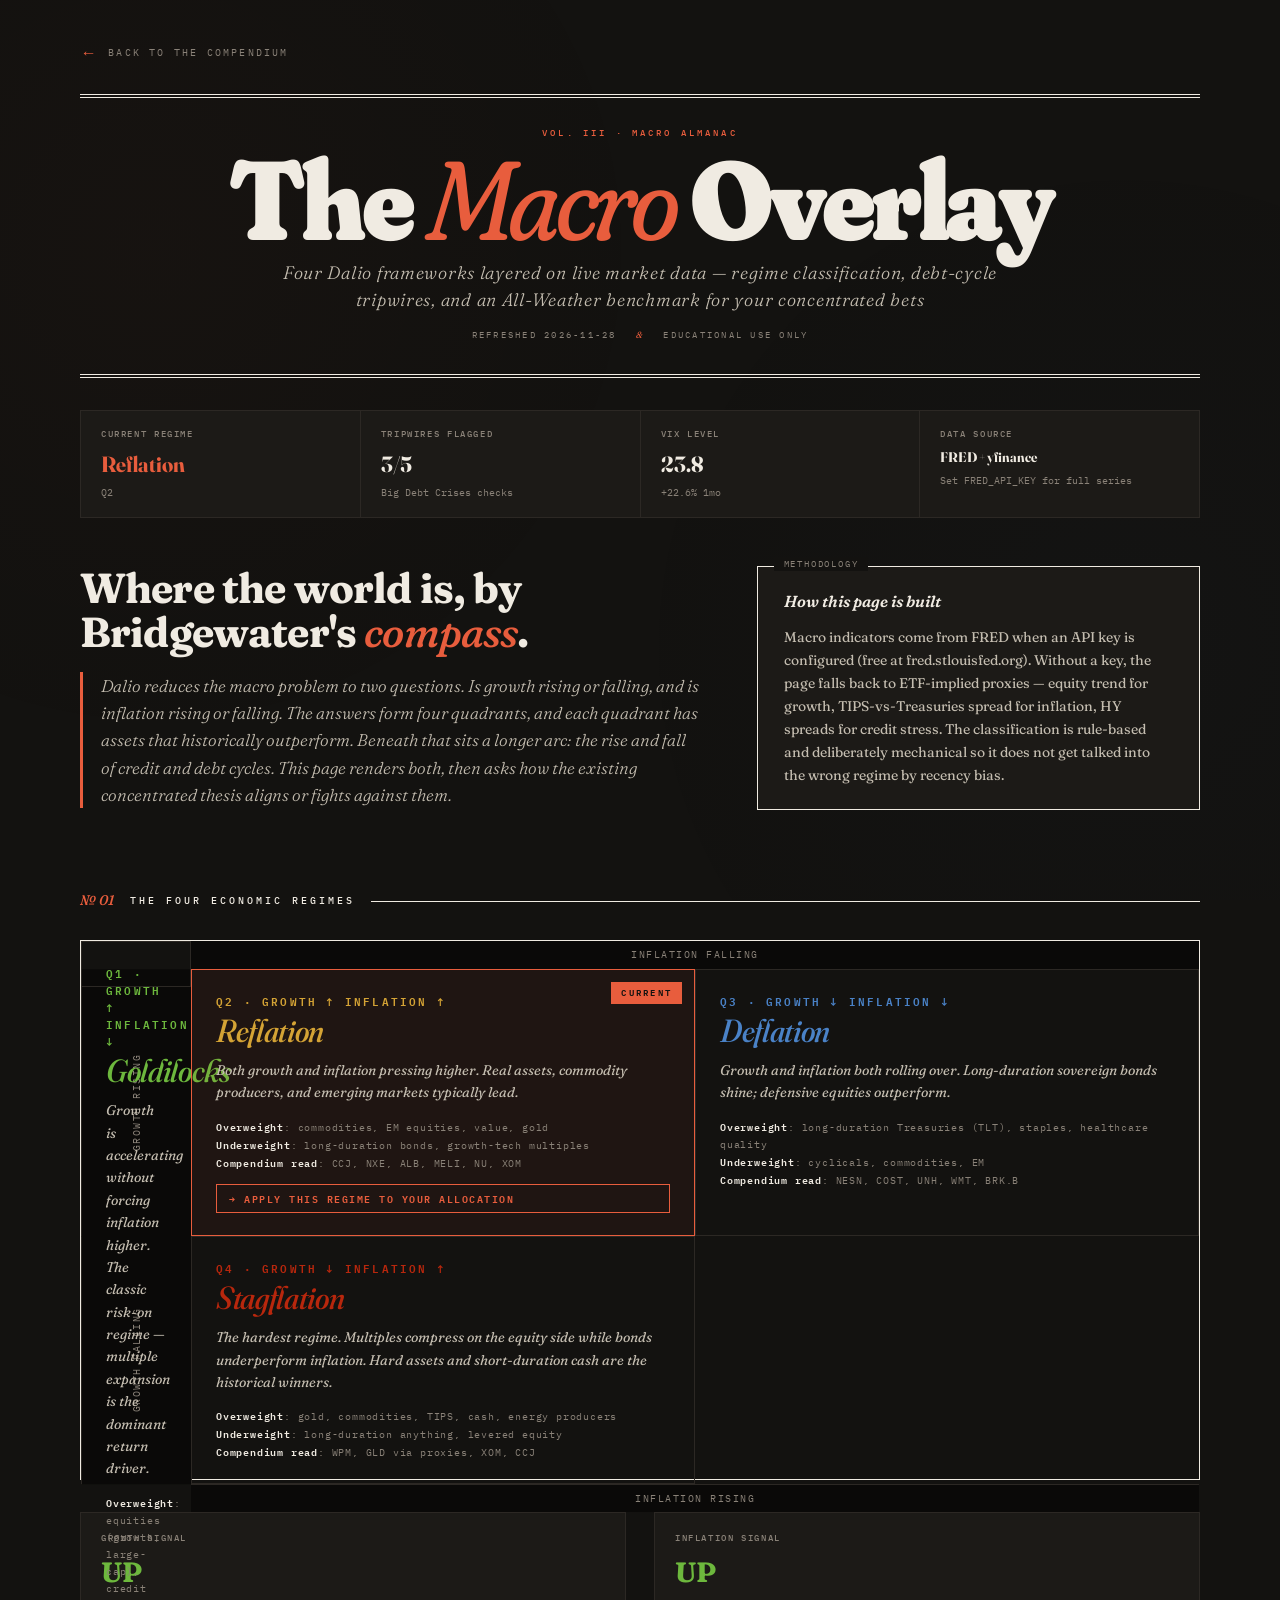
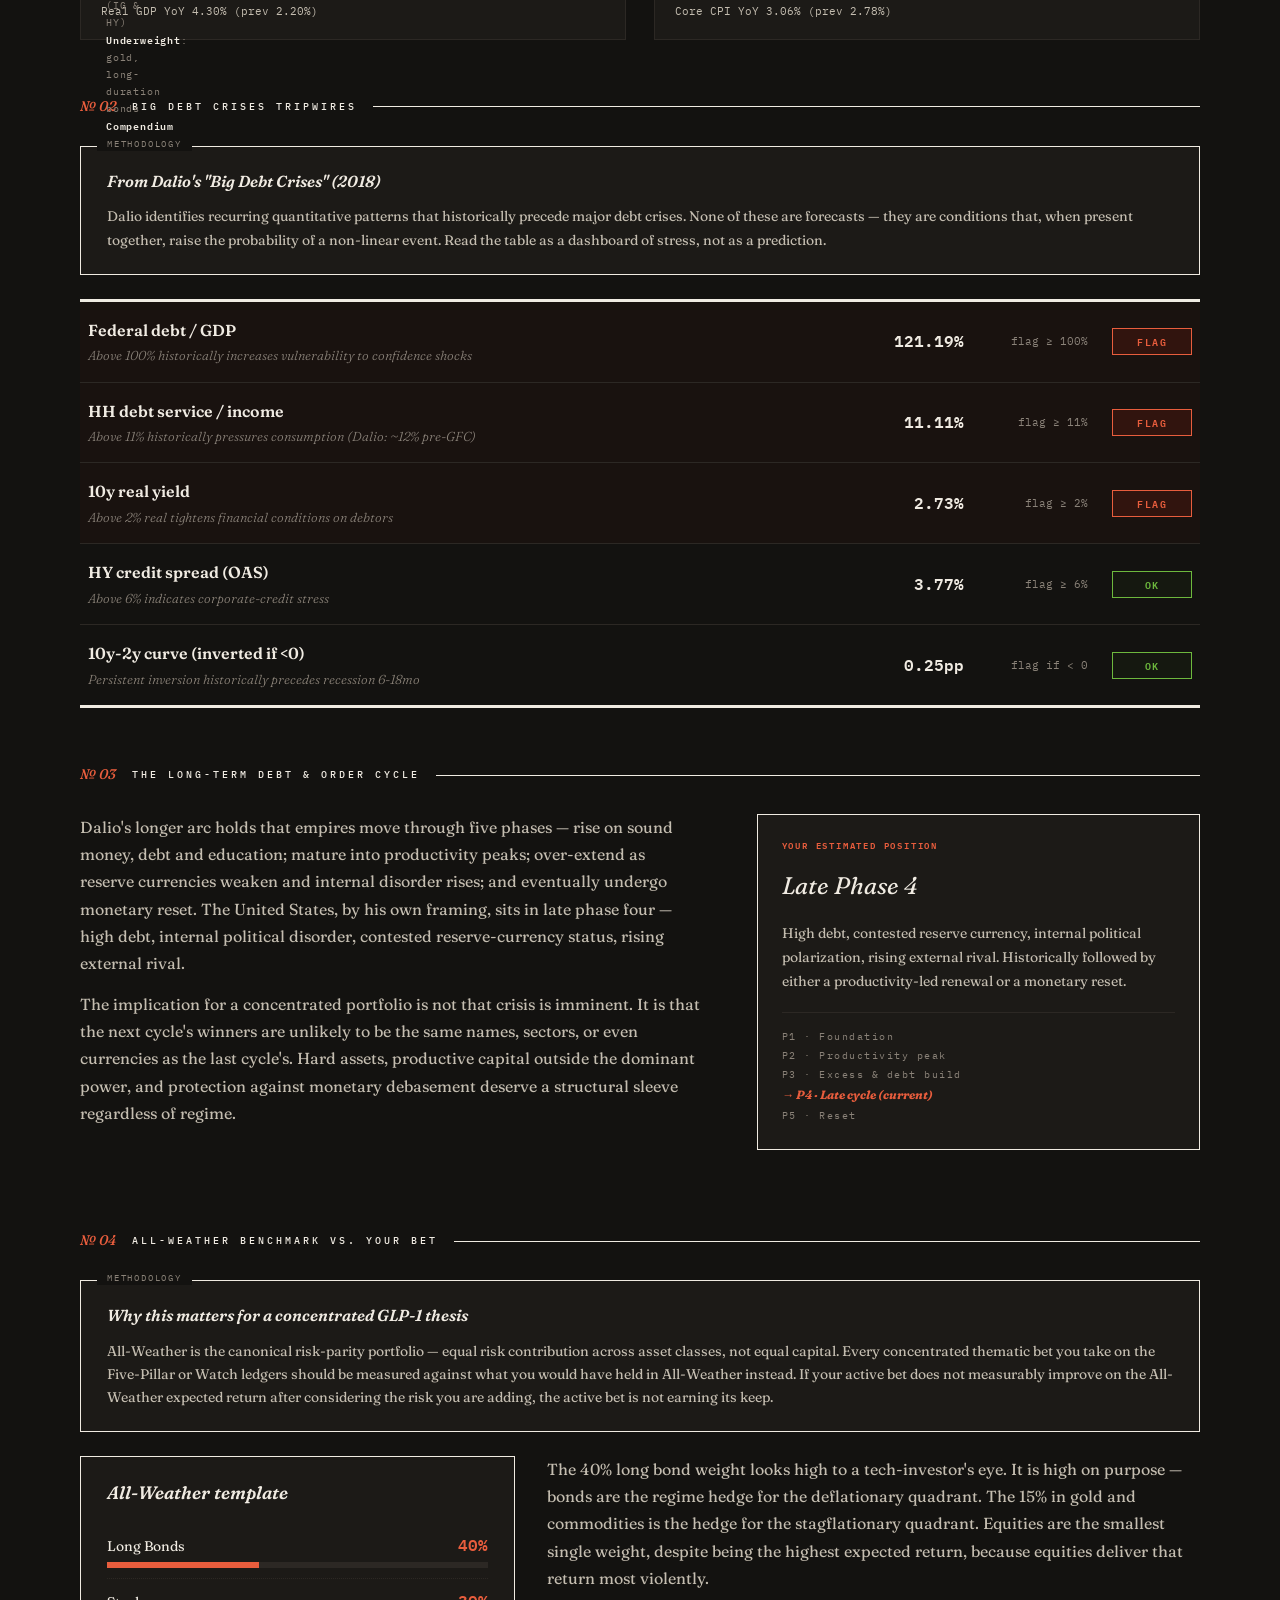
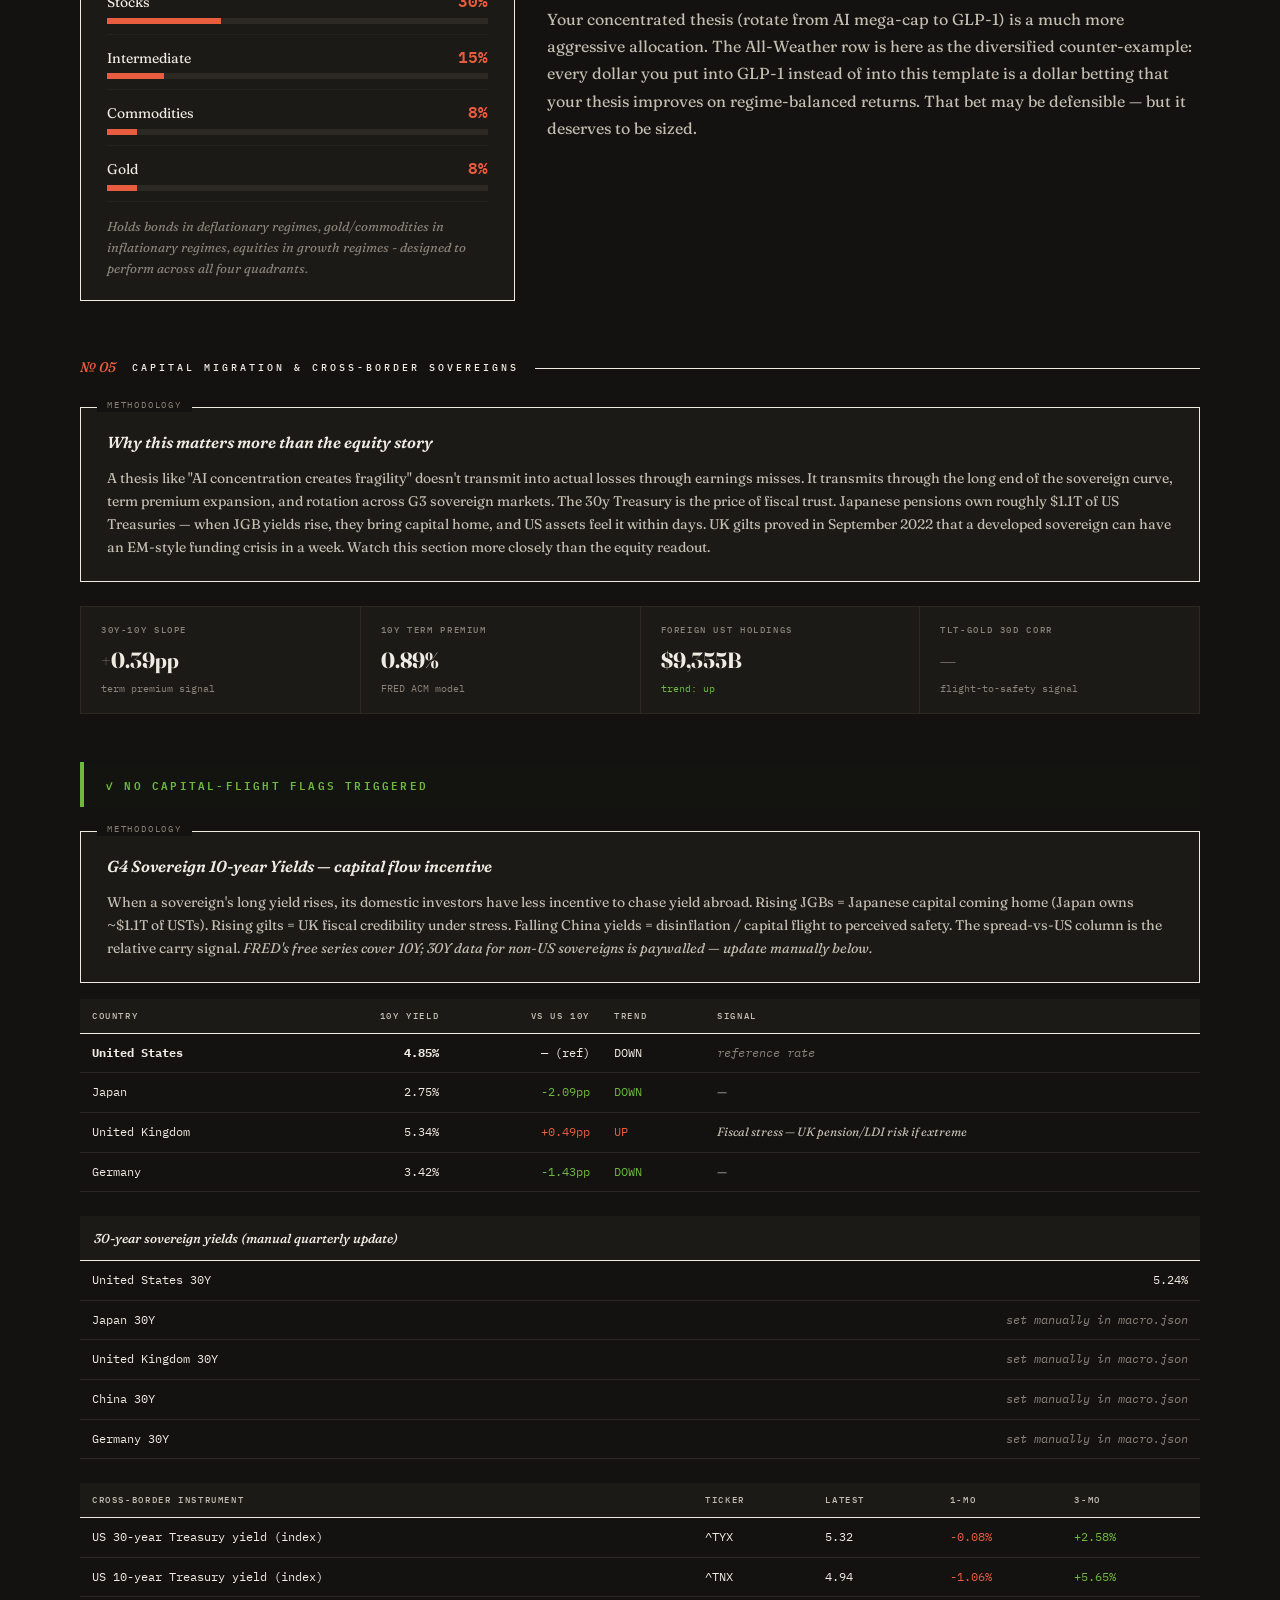
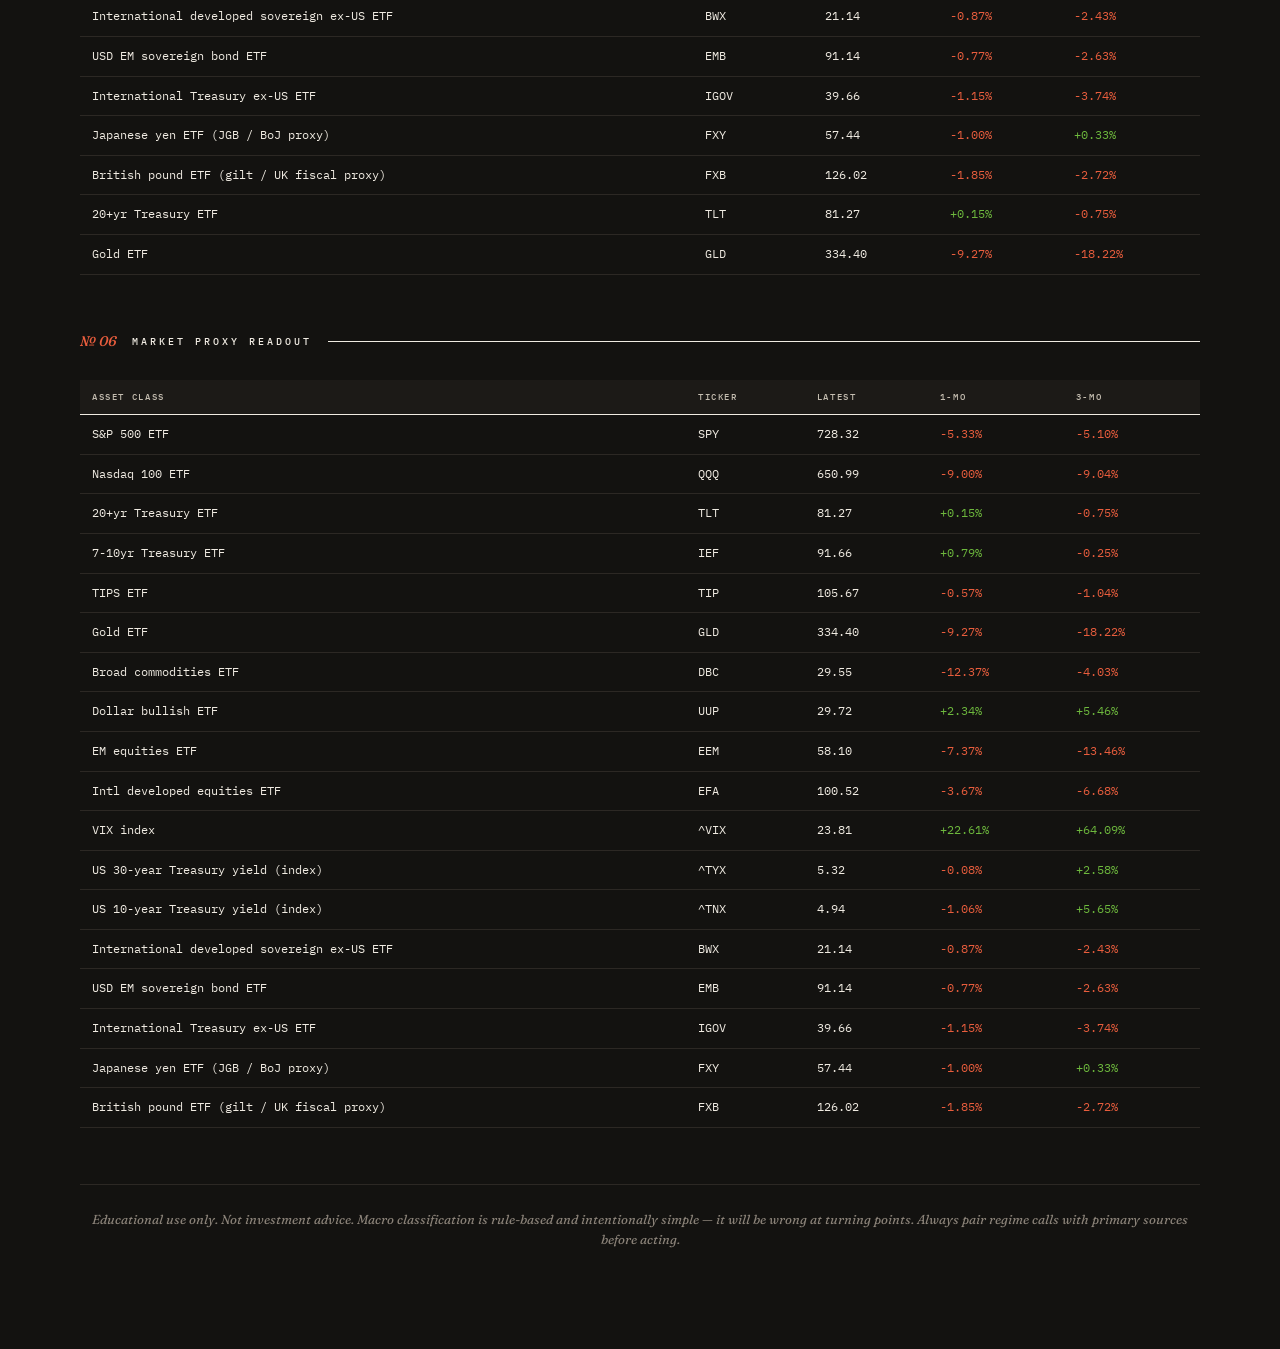
<file: macro.html>
<!DOCTYPE html>
<html lang="en">
<head>
<meta charset="UTF-8">
<meta name="viewport" content="width=device-width, initial-scale=1.0">
<title>The Macro Overlay — A Dalio Almanac</title>
<link rel="preconnect" href="https://fonts.googleapis.com">
<link rel="preconnect" href="https://fonts.gstatic.com" crossorigin>
<link href="https://fonts.googleapis.com/css2?family=Fraunces:ital,opsz,wght@0,9..144,300;0,9..144,400;0,9..144,500;0,9..144,600;0,9..144,700;0,9..144,900;1,9..144,400;1,9..144,500&family=IBM+Plex+Mono:ital,wght@0,300;0,400;0,500;0,600&display=swap" rel="stylesheet">
<link rel="stylesheet" href="assets/tooltip.css">
<style>
:root {
  --paper: #131210; --paper-warm: #1c1a17; --paper-deep: #0a0908;
  --ink: #f0ebe2; --ink-soft: #c4bdb0; --ink-mute: #8a8278; --ink-faint: #4a4540;
  --rule: #2c2824; --rule-strong: #f0ebe2;
  --accent: #e85d3d; --accent-deep: #b8270d;
  --gold: #d4a335; --bull: #6db83d; --bear: #e85d3d;
  --q1: #6db83d; --q2: #d4a335; --q3: #4a82c7; --q4: #b8270d;
}
* { box-sizing: border-box; margin: 0; padding: 0; }
html { scroll-behavior: smooth; }
body {
  background: var(--paper); color: var(--ink);
  font-family: 'Fraunces', Georgia, serif; font-size: 16px; line-height: 1.55;
  -webkit-font-smoothing: antialiased; font-optical-sizing: auto;
  font-variation-settings: "SOFT" 50, "WONK" 0;
}
body::before {
  content: ''; position: fixed; inset: 0;
  background-image:
    radial-gradient(circle at 12% 28%, rgba(232,93,61,.02) 0%, transparent 40%),
    radial-gradient(circle at 88% 72%, rgba(74,130,199,.02) 0%, transparent 40%);
  pointer-events: none; z-index: 0;
}
.broadsheet { position: relative; z-index: 2; max-width: 1200px; margin: 0 auto; padding: 36px 40px 100px; }

.back-link {
  display: inline-flex; align-items: center; gap: 10px;
  font-family: 'IBM Plex Mono', monospace; font-size: 10px; letter-spacing: .22em;
  text-transform: uppercase; color: var(--ink-mute); text-decoration: none;
  padding: 4px 0; margin-bottom: 24px; border-bottom: 1px solid transparent;
  transition: color .2s, border-color .2s;
}
.back-link .arrow { color: var(--accent); font-family: 'Fraunces', serif; font-style: italic; font-size: 16px; }
.back-link:hover { color: var(--ink); border-bottom-color: var(--ink); }

.masthead {
  text-align: center; border-top: 4px double var(--rule-strong);
  border-bottom: 4px double var(--rule-strong);
  padding: 28px 0 32px; margin-bottom: 32px;
}
.kicker { font-family: 'IBM Plex Mono', monospace; font-size: 9px; letter-spacing: .35em; text-transform: uppercase; color: var(--accent); margin-bottom: 10px; font-weight: 500; }
.masthead-title { font-family: 'Fraunces', serif; font-weight: 900; font-size: clamp(56px, 9vw, 112px); line-height: .9; letter-spacing: -.04em; font-variation-settings: "SOFT" 100, "WONK" 1, "opsz" 144; margin-bottom: 8px; }
.masthead-title em { font-style: italic; font-weight: 400; color: var(--accent); }
.masthead-tagline { font-family: 'Fraunces', serif; font-style: italic; font-size: 18px; font-weight: 300; color: var(--ink-soft); letter-spacing: .04em; margin-bottom: 6px; max-width: 720px; margin-left: auto; margin-right: auto; }
.masthead-volume { font-family: 'IBM Plex Mono', monospace; font-size: 9px; letter-spacing: .25em; text-transform: uppercase; color: var(--ink-mute); margin-top: 14px; }
.masthead-volume .ornament { color: var(--accent); margin: 0 12px; font-family: 'Fraunces', serif; font-style: italic; }

/* status bar */
.status-bar {
  display: grid; grid-template-columns: 1fr 1fr 1fr 1fr;
  gap: 1px; background: var(--rule); border: 1px solid var(--rule);
  margin-bottom: 48px;
}
.status-cell { background: var(--paper-warm); padding: 16px 20px; }
.status-cell .lbl { font-family: 'IBM Plex Mono', monospace; font-size: 9px; letter-spacing: .18em; text-transform: uppercase; color: var(--ink-mute); margin-bottom: 6px; font-weight: 500; }
.status-cell .val { font-family: 'Fraunces', serif; font-weight: 700; font-size: 22px; color: var(--ink); font-variation-settings: "opsz" 144; }
.status-cell .sub { font-family: 'IBM Plex Mono', monospace; font-size: 10px; color: var(--ink-mute); margin-top: 4px; }
.status-cell.regime .val { color: var(--accent); }

/* section markers */
.section-marker { display: flex; align-items: center; gap: 16px; margin: 56px 0 28px; }
.section-marker-line { flex: 1; height: 1px; background: var(--rule-strong); }
.section-marker-text { font-family: 'IBM Plex Mono', monospace; font-size: 10px; letter-spacing: .3em; text-transform: uppercase; color: var(--ink); font-weight: 500; }
.section-marker-num { font-family: 'Fraunces', serif; font-style: italic; font-size: 14px; color: var(--accent); font-weight: 500; }

.lede { display: grid; grid-template-columns: 7fr 5fr; gap: 56px; margin-bottom: 32px; }
.lede-headline { font-family: 'Fraunces', serif; font-weight: 700; font-size: clamp(28px, 3.4vw, 42px); line-height: 1.05; letter-spacing: -.02em; margin-bottom: 18px; }
.lede-headline em { color: var(--accent); font-style: italic; font-weight: 500; }
.lede-deck { font-family: 'Fraunces', serif; font-style: italic; font-weight: 300; font-size: 17px; line-height: 1.6; color: var(--ink-soft); border-left: 3px solid var(--accent); padding-left: 18px; }

.callout {
  background: var(--paper-warm); border: 1px solid var(--rule-strong);
  padding: 22px 26px; margin-bottom: 24px; position: relative;
}
.callout::before { content: 'METHODOLOGY'; position: absolute; top: -10px; left: 16px; background: var(--paper); padding: 0 10px; font-family: 'IBM Plex Mono', monospace; font-size: 9px; letter-spacing: .2em; color: var(--ink-mute); }
.callout-title { font-family: 'Fraunces', serif; font-weight: 600; font-size: 16px; font-style: italic; margin-bottom: 12px; color: var(--ink); }
.callout-body { font-family: 'Fraunces', serif; font-size: 14px; line-height: 1.65; color: var(--ink-soft); }

/* ---- Four-Quadrant grid ---- */
.quadrant-wrap { margin-bottom: 32px; }
.quadrant-grid {
  display: grid;
  grid-template-columns: 110px 1fr 1fr;
  grid-template-rows: 28px 1fr 1fr 28px;
  gap: 0;
  height: 540px;
  border: 1px solid var(--rule-strong);
  position: relative;
}
.q-axis-x-top, .q-axis-x-bot { font-family: 'IBM Plex Mono', monospace; font-size: 10px; letter-spacing: .15em; text-transform: uppercase; color: var(--ink-mute); display: flex; align-items: center; justify-content: center; background: var(--paper-deep); }
.q-axis-x-top { grid-column: 2 / 4; grid-row: 1; }
.q-axis-x-bot { grid-column: 2 / 4; grid-row: 4; border-top: 1px solid var(--rule); }
.q-axis-y { writing-mode: vertical-rl; transform: rotate(180deg); font-family: 'IBM Plex Mono', monospace; font-size: 10px; letter-spacing: .15em; text-transform: uppercase; color: var(--ink-mute); display: flex; align-items: center; justify-content: center; background: var(--paper-deep); border-right: 1px solid var(--rule); }
.q-axis-y.top { grid-column: 1; grid-row: 2; }
.q-axis-y.bot { grid-column: 1; grid-row: 3; }

.q-cell {
  border: 1px solid var(--rule); padding: 22px 24px;
  display: flex; flex-direction: column; position: relative;
  transition: background .25s ease;
}
.q-cell.active { background: rgba(232,93,61,.06); border-color: var(--accent); }
.q-cell.active::before {
  content: 'CURRENT'; position: absolute; top: 12px; right: 12px;
  font-family: 'IBM Plex Mono', monospace; font-size: 9px; letter-spacing: .25em;
  background: var(--accent); color: var(--paper); padding: 4px 10px; font-weight: 600;
}
.q-cell .q-id { font-family: 'IBM Plex Mono', monospace; font-size: 11px; letter-spacing: .2em; font-weight: 600; margin-bottom: 6px; }
.q-cell .q-name { font-family: 'Fraunces', serif; font-weight: 700; font-size: 32px; line-height: 1; margin-bottom: 12px; font-variation-settings: "SOFT" 30, "opsz" 144; letter-spacing: -.01em; }
.q-cell .q-name em { font-style: italic; font-weight: 500; color: var(--accent); }
.q-cell .q-desc { font-family: 'Fraunces', serif; font-style: italic; font-size: 14px; line-height: 1.6; color: var(--ink-soft); margin-bottom: 14px; }
.q-cell .q-tilts { font-family: 'IBM Plex Mono', monospace; font-size: 10px; letter-spacing: .08em; color: var(--ink-mute); line-height: 1.7; }
.q-cell .q-tilts strong { color: var(--ink); font-weight: 600; }

.q-cell.q1 .q-id { color: var(--q1); } .q-cell.q1 .q-name em { color: var(--q1); }
.q-cell.q2 .q-id { color: var(--q2); } .q-cell.q2 .q-name em { color: var(--q2); }
.q-cell.q3 .q-id { color: var(--q3); } .q-cell.q3 .q-name em { color: var(--q3); }
.q-cell.q4 .q-id { color: var(--q4); } .q-cell.q4 .q-name em { color: var(--q4); }

/* signals readout */
.signals { display: grid; grid-template-columns: 1fr 1fr; gap: 28px; margin-bottom: 24px; }
.signal-card { border: 1px solid var(--rule); padding: 18px 20px; background: var(--paper-warm); }
.signal-card .lbl { font-family: 'IBM Plex Mono', monospace; font-size: 9px; letter-spacing: .18em; text-transform: uppercase; color: var(--ink-mute); margin-bottom: 6px; font-weight: 500; }
.signal-card .dir { font-family: 'Fraunces', serif; font-weight: 700; font-size: 28px; margin-bottom: 8px; }
.signal-card .dir.up { color: var(--bull); }
.signal-card .dir.down { color: var(--bear); }
.signal-card .ev { font-family: 'IBM Plex Mono', monospace; font-size: 11px; color: var(--ink-soft); line-height: 1.7; }

/* tripwires table */
.tripwires { border-top: 3px solid var(--rule-strong); border-bottom: 3px solid var(--rule-strong); margin-bottom: 32px; }
.trip-row { display: grid; grid-template-columns: 1fr auto auto auto; gap: 24px; padding: 16px 8px; border-bottom: 1px solid var(--rule); align-items: center; }
.trip-row:last-child { border-bottom: none; }
.trip-row.flag { background: rgba(184,39,13,.04); }
.trip-row.no-data { opacity: .55; }
.trip-label { font-family: 'Fraunces', serif; font-weight: 600; font-size: 16px; }
.trip-label .note { display: block; font-family: 'Fraunces', serif; font-style: italic; font-weight: 300; font-size: 13px; color: var(--ink-mute); margin-top: 3px; }
.trip-value { font-family: 'IBM Plex Mono', monospace; font-size: 16px; font-weight: 600; min-width: 80px; text-align: right; }
.trip-thresh { font-family: 'IBM Plex Mono', monospace; font-size: 11px; color: var(--ink-mute); min-width: 100px; text-align: right; }
.trip-status { font-family: 'IBM Plex Mono', monospace; font-size: 10px; letter-spacing: .15em; padding: 5px 12px; font-weight: 600; min-width: 80px; text-align: center; }
.trip-status.flag { background: rgba(184,39,13,.15); color: var(--bear); border: 1px solid var(--bear); }
.trip-status.ok { background: rgba(45,80,22,.1); color: var(--bull); border: 1px solid var(--bull); }
.trip-status.no_data { background: var(--paper-deep); color: var(--ink-mute); border: 1px solid var(--rule); }

/* All-Weather panel */
.aw-grid { display: grid; grid-template-columns: 2fr 3fr; gap: 32px; margin-bottom: 32px; }
.aw-weights { background: var(--paper-warm); border: 1px solid var(--rule-strong); padding: 22px 26px; }
.aw-weights h4 { font-family: 'Fraunces', serif; font-weight: 600; font-style: italic; font-size: 18px; margin-bottom: 16px; color: var(--ink); }
.aw-row { display: grid; grid-template-columns: 1fr auto; padding: 10px 0; border-bottom: 1px dotted var(--rule); align-items: baseline; }
.aw-row:last-child { border-bottom: none; }
.aw-row .name { font-family: 'Fraunces', serif; font-size: 14px; }
.aw-row .pct { font-family: 'IBM Plex Mono', monospace; font-weight: 600; font-size: 16px; color: var(--accent); }
.aw-bar { height: 6px; background: var(--rule); margin-top: 4px; grid-column: 1 / 3; }
.aw-bar-fill { height: 100%; background: var(--accent); }

/* Big Cycle visual */
.bc-curve { background: var(--paper-warm); border: 1px solid var(--rule-strong); padding: 24px; margin-bottom: 24px; }

/* ETF proxy table */
.etf-table { width: 100%; border-collapse: collapse; font-family: 'IBM Plex Mono', monospace; font-size: 12px; margin-bottom: 24px; }
.etf-table th { text-align: left; padding: 10px 12px; font-size: 9px; letter-spacing: .18em; text-transform: uppercase; color: var(--ink-soft); border-bottom: 1px solid var(--rule-strong); background: var(--paper-warm); font-weight: 500; }
.etf-table td { padding: 10px 12px; border-bottom: 1px solid var(--rule); }
.etf-table td.up { color: var(--bull); }
.etf-table td.down { color: var(--bear); }

.disclaimer { font-family: 'Fraunces', serif; font-style: italic; font-size: 13px; color: var(--ink-mute); margin-top: 56px; padding-top: 24px; border-top: 1px solid var(--rule); text-align: center; }

@media (max-width: 920px) {
  .broadsheet { padding: 24px 22px 80px; }
  .lede { grid-template-columns: 1fr; gap: 24px; }
  .signals { grid-template-columns: 1fr; }
  .quadrant-grid { grid-template-columns: 1fr; grid-template-rows: auto; height: auto; }
  .q-axis-x-top, .q-axis-x-bot, .q-axis-y { display: none; }
  .q-cell { grid-column: auto; grid-row: auto; min-height: 220px; }
  .status-bar { grid-template-columns: 1fr 1fr; }
  .aw-grid { grid-template-columns: 1fr; }
  .trip-row { grid-template-columns: 1fr auto; gap: 12px; }
  .trip-thresh, .trip-value { font-size: 13px; }
}
</style>
</head>
<body>
<div class="broadsheet">

<a class="back-link" href="index.html"><span class="arrow">←</span>Back to The Compendium</a>

<header class="masthead">
  <div class="kicker">Vol. III · Macro Almanac</div>
  <h1 class="masthead-title">The <em>Macro</em> Overlay</h1>
  <p class="masthead-tagline">Four Dalio frameworks layered on live market data — regime classification, debt-cycle tripwires, and an All-Weather benchmark for your concentrated bets</p>
  <div class="masthead-volume">
    <span id="m-asof">Loading…</span> <span class="ornament">&</span> Educational Use Only
  </div>
</header>

<!-- STATUS BAR -->
<div class="status-bar" id="status-bar">
  <div class="status-cell regime">
    <div class="lbl">Current Regime</div>
    <div class="val" id="m-regime">—</div>
    <div class="sub" id="m-quadrant">Q?</div>
  </div>
  <div class="status-cell">
    <div class="lbl">Tripwires Flagged</div>
    <div class="val" id="m-tripwires">0/0</div>
    <div class="sub">Big Debt Crises checks</div>
  </div>
  <div class="status-cell">
    <div class="lbl">VIX Level</div>
    <div class="val" id="m-vix">—</div>
    <div class="sub" id="m-vix-trend">—</div>
  </div>
  <div class="status-cell">
    <div class="lbl">Data Source</div>
    <div class="val" id="m-source" style="font-size: 14px;">—</div>
    <div class="sub">Set FRED_API_KEY for full series</div>
  </div>
</div>

<!-- LEDE -->
<div class="lede">
  <div>
    <h2 class="lede-headline">Where the world is, by Bridgewater's <em>compass</em>.</h2>
    <p class="lede-deck">Dalio reduces the macro problem to two questions. Is growth rising or falling, and is inflation rising or falling. The answers form four quadrants, and each quadrant has assets that historically outperform. Beneath that sits a longer arc: the rise and fall of credit and debt cycles. This page renders both, then asks how the existing concentrated thesis aligns or fights against them.</p>
  </div>
  <div class="callout">
    <div class="callout-title">How this page is built</div>
    <div class="callout-body">Macro indicators come from FRED when an API key is configured (free at fred.stlouisfed.org). Without a key, the page falls back to ETF-implied proxies — equity trend for growth, TIPS-vs-Treasuries spread for inflation, HY spreads for credit stress. The classification is rule-based and deliberately mechanical so it does not get talked into the wrong regime by recency bias.</div>
  </div>
</div>

<!-- SECTION I — FOUR QUADRANT -->
<div class="section-marker">
  <span class="section-marker-num">№ 01</span>
  <span class="section-marker-text">The Four Economic Regimes</span>
  <div class="section-marker-line"></div>
</div>

<div class="quadrant-wrap">
  <div class="quadrant-grid" id="quad-grid">
    <div class="q-axis-x-top">Inflation Falling</div>
    <div class="q-axis-x-bot">Inflation Rising</div>
    <div class="q-axis-y top">Growth Rising</div>
    <div class="q-axis-y bot">Growth Falling</div>

    <div class="q-cell q1" data-q="Q1">
      <div class="q-id">Q1 · GROWTH ↑ INFLATION ↓</div>
      <div class="q-name"><em>Goldilocks</em></div>
      <div class="q-desc">Growth is accelerating without forcing inflation higher. The classic risk-on regime — multiple expansion is the dominant return driver.</div>
      <div class="q-tilts">
        <strong>Overweight</strong>: equities (growth, large-cap), credit (IG &amp; HY)<br>
        <strong>Underweight</strong>: gold, long-duration bonds<br>
        <strong>Compendium read</strong>: AI/Mag 7 leadership, growth software
      </div>
    </div>

    <div class="q-cell q2" data-q="Q2">
      <div class="q-id">Q2 · GROWTH ↑ INFLATION ↑</div>
      <div class="q-name"><em>Reflation</em></div>
      <div class="q-desc">Both growth and inflation pressing higher. Real assets, commodity producers, and emerging markets typically lead.</div>
      <div class="q-tilts">
        <strong>Overweight</strong>: commodities, EM equities, value, gold<br>
        <strong>Underweight</strong>: long-duration bonds, growth-tech multiples<br>
        <strong>Compendium read</strong>: CCJ, NXE, ALB, MELI, NU, XOM
      </div>
    </div>

    <div class="q-cell q3" data-q="Q3">
      <div class="q-id">Q3 · GROWTH ↓ INFLATION ↓</div>
      <div class="q-name"><em>Deflation</em></div>
      <div class="q-desc">Growth and inflation both rolling over. Long-duration sovereign bonds shine; defensive equities outperform.</div>
      <div class="q-tilts">
        <strong>Overweight</strong>: long-duration Treasuries (TLT), staples, healthcare quality<br>
        <strong>Underweight</strong>: cyclicals, commodities, EM<br>
        <strong>Compendium read</strong>: NESN, COST, UNH, WMT, BRK.B
      </div>
    </div>

    <div class="q-cell q4" data-q="Q4">
      <div class="q-id">Q4 · GROWTH ↓ INFLATION ↑</div>
      <div class="q-name"><em>Stagflation</em></div>
      <div class="q-desc">The hardest regime. Multiples compress on the equity side while bonds underperform inflation. Hard assets and short-duration cash are the historical winners.</div>
      <div class="q-tilts">
        <strong>Overweight</strong>: gold, commodities, TIPS, cash, energy producers<br>
        <strong>Underweight</strong>: long-duration anything, levered equity<br>
        <strong>Compendium read</strong>: WPM, GLD via proxies, XOM, CCJ
      </div>
    </div>
  </div>
</div>

<div class="signals">
  <div class="signal-card">
    <div class="lbl">Growth Signal</div>
    <div class="dir" id="m-growth">—</div>
    <div class="ev" id="m-growth-ev">—</div>
  </div>
  <div class="signal-card">
    <div class="lbl">Inflation Signal</div>
    <div class="dir" id="m-infl">—</div>
    <div class="ev" id="m-infl-ev">—</div>
  </div>
</div>

<!-- SECTION II — BIG DEBT CRISIS TRIPWIRES -->
<div class="section-marker">
  <span class="section-marker-num">№ 02</span>
  <span class="section-marker-text">Big Debt Crises Tripwires</span>
  <div class="section-marker-line"></div>
</div>

<div class="callout">
  <div class="callout-title">From Dalio's "Big Debt Crises" (2018)</div>
  <div class="callout-body">Dalio identifies recurring quantitative patterns that historically precede major debt crises. None of these are forecasts — they are conditions that, when present together, raise the probability of a non-linear event. Read the table as a dashboard of stress, not as a prediction.</div>
</div>

<div class="tripwires" id="tripwires">
  <div class="trip-row no-data">
    <div class="trip-label">Loading tripwire data…</div>
    <div class="trip-value">—</div>
    <div class="trip-thresh">—</div>
    <div class="trip-status no_data">…</div>
  </div>
</div>

<!-- SECTION III — BIG CYCLE -->
<div class="section-marker">
  <span class="section-marker-num">№ 03</span>
  <span class="section-marker-text">The Long-Term Debt &amp; Order Cycle</span>
  <div class="section-marker-line"></div>
</div>

<div class="lede">
  <div>
    <p style="font-family: 'Fraunces', serif; font-size: 16px; line-height: 1.7; color: var(--ink-soft);">Dalio's longer arc holds that empires move through five phases — rise on sound money, debt and education; mature into productivity peaks; over-extend as reserve currencies weaken and internal disorder rises; and eventually undergo monetary reset. The United States, by his own framing, sits in late phase four — high debt, internal political disorder, contested reserve-currency status, rising external rival.</p>
    <p style="font-family: 'Fraunces', serif; font-size: 16px; line-height: 1.7; color: var(--ink-soft); margin-top: 14px;">The implication for a concentrated portfolio is not that crisis is imminent. It is that the next cycle's winners are unlikely to be the same names, sectors, or even currencies as the last cycle's. Hard assets, productive capital outside the dominant power, and protection against monetary debasement deserve a structural sleeve regardless of regime.</p>
  </div>
  <div class="bc-curve">
    <div style="font-family: 'IBM Plex Mono', monospace; font-size: 9px; letter-spacing: .2em; color: var(--accent); margin-bottom: 14px; font-weight: 600;">YOUR ESTIMATED POSITION</div>
    <div style="font-family: 'Fraunces', serif; font-size: 24px; font-style: italic; color: var(--ink); margin-bottom: 18px;">Late Phase 4</div>
    <div style="font-family: 'Fraunces', serif; font-size: 14px; line-height: 1.7; color: var(--ink-soft); margin-bottom: 18px;">High debt, contested reserve currency, internal political polarization, rising external rival. Historically followed by either a productivity-led renewal or a monetary reset.</div>
    <div style="border-top: 1px solid var(--rule); padding-top: 14px; font-family: 'IBM Plex Mono', monospace; font-size: 10px; letter-spacing: .15em; color: var(--ink-mute); line-height: 1.9;">
      P1 · Foundation<br>
      P2 · Productivity peak<br>
      P3 · Excess &amp; debt build<br>
      <strong style="color: var(--accent); font-family: 'Fraunces', serif; font-style: italic; letter-spacing: 0; font-size: 12px;">→ P4 · Late cycle (current)</strong><br>
      P5 · Reset
    </div>
  </div>
</div>

<!-- SECTION IV — ALL WEATHER BENCHMARK -->
<div class="section-marker">
  <span class="section-marker-num">№ 04</span>
  <span class="section-marker-text">All-Weather Benchmark vs. Your Bet</span>
  <div class="section-marker-line"></div>
</div>

<div class="callout">
  <div class="callout-title">Why this matters for a concentrated GLP-1 thesis</div>
  <div class="callout-body">All-Weather is the canonical risk-parity portfolio — equal risk contribution across asset classes, not equal capital. Every concentrated thematic bet you take on the Five-Pillar or Watch ledgers should be measured against what you would have held in All-Weather instead. If your active bet does not measurably improve on the All-Weather expected return after considering the risk you are adding, the active bet is not earning its keep.</div>
</div>

<div class="aw-grid">
  <div class="aw-weights" id="aw-weights">
    <h4>All-Weather template</h4>
  </div>
  <div>
    <p style="font-family: 'Fraunces', serif; font-size: 16px; line-height: 1.7; color: var(--ink-soft); margin-bottom: 14px;">The 40% long bond weight looks high to a tech-investor's eye. It is high on purpose — bonds are the regime hedge for the deflationary quadrant. The 15% in gold and commodities is the hedge for the stagflationary quadrant. Equities are the smallest single weight, despite being the highest expected return, because equities deliver that return most violently.</p>
    <p style="font-family: 'Fraunces', serif; font-size: 16px; line-height: 1.7; color: var(--ink-soft);">Your concentrated thesis (rotate from AI mega-cap to GLP-1) is a much more aggressive allocation. The All-Weather row is here as the diversified counter-example: every dollar you put into GLP-1 instead of into this template is a dollar betting that your thesis improves on regime-balanced returns. That bet may be defensible — but it deserves to be sized.</p>
  </div>
</div>

<!-- SECTION V — CAPITAL MIGRATION -->
<div class="section-marker">
  <span class="section-marker-num">№ 05</span>
  <span class="section-marker-text">Capital Migration &amp; Cross-Border Sovereigns</span>
  <div class="section-marker-line"></div>
</div>

<div class="callout">
  <div class="callout-title">Why this matters more than the equity story</div>
  <div class="callout-body">A thesis like "AI concentration creates fragility" doesn't transmit into actual losses through earnings misses. It transmits through the long end of the sovereign curve, term premium expansion, and rotation across G3 sovereign markets. The 30y Treasury is the price of fiscal trust. Japanese pensions own roughly $1.1T of US Treasuries — when JGB yields rise, they bring capital home, and US assets feel it within days. UK gilts proved in September 2022 that a developed sovereign can have an EM-style funding crisis in a week. Watch this section more closely than the equity readout.</div>
</div>

<div class="status-bar" id="cm-status">
  <div class="status-cell">
    <div class="lbl">30y-10y Slope</div>
    <div class="val" id="cm-slope">—</div>
    <div class="sub">term premium signal</div>
  </div>
  <div class="status-cell">
    <div class="lbl">10y Term Premium</div>
    <div class="val" id="cm-term">—</div>
    <div class="sub">FRED ACM model</div>
  </div>
  <div class="status-cell">
    <div class="lbl">Foreign UST Holdings</div>
    <div class="val" id="cm-foreign">—</div>
    <div class="sub" id="cm-foreign-trend">—</div>
  </div>
  <div class="status-cell">
    <div class="lbl">TLT-Gold 30d Corr</div>
    <div class="val" id="cm-corr">—</div>
    <div class="sub">flight-to-safety signal</div>
  </div>
</div>

<div id="cm-flags-panel" style="margin-bottom: 24px;"></div>

<!-- Sovereign yields table -->
<div class="callout" style="margin-bottom: 16px;">
  <div class="callout-title">G4 Sovereign 10-year Yields — capital flow incentive</div>
  <div class="callout-body">When a sovereign's long yield rises, its domestic investors have less incentive to chase yield abroad. Rising JGBs = Japanese capital coming home (Japan owns ~$1.1T of USTs). Rising gilts = UK fiscal credibility under stress. Falling China yields = disinflation / capital flight to perceived safety. The spread-vs-US column is the relative carry signal. <em>FRED's free series cover 10Y; 30Y data for non-US sovereigns is paywalled — update manually below.</em></div>
</div>

<table class="etf-table" id="sov-table" style="margin-bottom: 24px;">
  <thead>
    <tr><th>Country</th><th style="text-align: right;">10Y Yield</th><th style="text-align: right;">vs US 10Y</th><th>Trend</th><th>Signal</th></tr>
  </thead>
  <tbody></tbody>
</table>

<table class="etf-table" id="cm-30y-table" style="margin-bottom: 24px;">
  <thead>
    <tr><th colspan="2" style="background: var(--paper-warm); color: var(--ink); font-style: italic; font-family: 'Fraunces', serif; text-transform: none; letter-spacing: 0; font-size: 13px; padding: 12px 14px;">30-year sovereign yields (manual quarterly update)</th></tr>
  </thead>
  <tbody></tbody>
</table>

<table class="etf-table" id="cm-table"
  <thead>
    <tr><th>Cross-Border Instrument</th><th>Ticker</th><th>Latest</th><th>1-mo</th><th>3-mo</th></tr>
  </thead>
  <tbody></tbody>
</table>

<!-- SECTION VI — MARKET PROXY READOUT -->
<div class="section-marker">
  <span class="section-marker-num">№ 06</span>
  <span class="section-marker-text">Market Proxy Readout</span>
  <div class="section-marker-line"></div>
</div>

<table class="etf-table" id="etf-table">
  <thead>
    <tr><th>Asset Class</th><th>Ticker</th><th>Latest</th><th>1-mo</th><th>3-mo</th></tr>
  </thead>
  <tbody></tbody>
</table>

<p class="disclaimer">Educational use only. Not investment advice. Macro classification is rule-based and intentionally simple — it will be wrong at turning points. Always pair regime calls with primary sources before acting.</p>

</div>

<script src="assets/data-loader.js"></script>
<script src="assets/glossary.js"></script>
<script src="assets/tooltip.js"></script>
<script>
(async function () {
  const data = await window.COMPENDIUM.loadAll();
  if (!data.macro) {
    document.getElementById('m-asof').textContent = 'data/macro.json missing — run scripts/refresh_data.py';
    return;
  }
  const m = data.macro;
  const r = m.regime || {};

  // status bar
  document.getElementById('m-asof').textContent = 'Refreshed ' + (m.asof ? m.asof.split('T')[0] : '—');
  document.getElementById('m-regime').textContent = r.regime_name || '—';
  document.getElementById('m-quadrant').textContent = r.quadrant || '';
  const flagged = (m.big_debt_crisis || []).filter(x => x.status === 'flag').length;
  const total = (m.big_debt_crisis || []).filter(x => x.status !== 'no_data').length;
  document.getElementById('m-tripwires').textContent = flagged + '/' + total;
  const vix = (m.etf_proxies || {}).vix;
  if (vix && vix.latest) {
    document.getElementById('m-vix').textContent = vix.latest.toFixed(1);
    const d = vix['1mo_pct'];
    document.getElementById('m-vix-trend').textContent = (d > 0 ? '+' : '') + d.toFixed(1) + '% 1mo';
  }
  document.getElementById('m-source').textContent = m.fred_key_present ? 'FRED + yfinance' : 'yfinance proxies only';

  // active quadrant
  if (r.quadrant) {
    const cell = document.querySelector('.q-cell[data-q="' + r.quadrant + '"]');
    if (cell) {
      cell.classList.add('active');
      // Add a deep-link to the regime-aligned cash sleeve panel on the
      // allocation engine — the cross-volume handoff for "apply this regime."
      const link = document.createElement('a');
      link.href = 'allocation.html#cash-sleeve';
      link.style.cssText = 'display: inline-block; margin-top: 12px; padding: 6px 12px; font-family: \'IBM Plex Mono\', monospace; font-size: 10px; letter-spacing: .15em; text-transform: uppercase; color: var(--accent, #e85d3d); border: 1px solid var(--accent, #e85d3d); text-decoration: none; font-weight: 600; transition: background .15s, color .15s;';
      link.textContent = '→ apply this regime to your allocation';
      link.onmouseover = () => { link.style.background = 'var(--accent, #e85d3d)'; link.style.color = 'var(--paper, #131210)'; };
      link.onmouseout  = () => { link.style.background = 'transparent';            link.style.color = 'var(--accent, #e85d3d)'; };
      cell.appendChild(link);
    }
  }

  // signal cards
  const gEl = document.getElementById('m-growth');
  gEl.textContent = (r.growth || '—').toUpperCase();
  if (r.growth === 'up') gEl.classList.add('up'); else if (r.growth === 'down') gEl.classList.add('down');
  document.getElementById('m-growth-ev').innerHTML = (r.growth_evidence || []).join('<br>') || '—';

  const iEl = document.getElementById('m-infl');
  iEl.textContent = (r.inflation || '—').toUpperCase();
  if (r.inflation === 'up') iEl.classList.add('up'); else if (r.inflation === 'down') iEl.classList.add('down');
  document.getElementById('m-infl-ev').innerHTML = (r.inflation_evidence || []).join('<br>') || '—';

  // tripwires
  const tw = document.getElementById('tripwires');
  tw.innerHTML = '';
  (m.big_debt_crisis || []).forEach(t => {
    const row = document.createElement('div');
    row.className = 'trip-row ' + (t.status === 'flag' ? 'flag' : t.status === 'no_data' ? 'no-data' : '');
    const valStr = t.value !== null && t.value !== undefined
      ? t.value.toFixed(2) + (t.units || '')
      : 'no data';
    const threshStr = t.threshold !== undefined
      ? (t.key === 'yield_curve_10_2' ? 'flag if < 0' : 'flag ≥ ' + t.threshold + (t.units || ''))
      : '';
    row.innerHTML = `
      <div class="trip-label">${t.label}<span class="note">${t.note}</span></div>
      <div class="trip-value">${valStr}</div>
      <div class="trip-thresh">${threshStr}</div>
      <div class="trip-status ${t.status}">${t.status === 'flag' ? 'FLAG' : t.status === 'ok' ? 'OK' : 'NO DATA'}</div>
    `;
    tw.appendChild(row);
  });

  // all weather
  const aw = m.all_weather || { weights: {} };
  const awEl = document.getElementById('aw-weights');
  awEl.innerHTML = '<h4>All-Weather template</h4>';
  Object.entries(aw.weights || {}).forEach(([k, v]) => {
    const pct = Math.round(v * 100);
    const row = document.createElement('div');
    row.className = 'aw-row';
    row.innerHTML = `
      <div class="name">${k.replace(/_/g, ' ').replace(/\b\w/g, c => c.toUpperCase())}</div>
      <div class="pct">${pct}%</div>
      <div class="aw-bar"><div class="aw-bar-fill" style="width:${pct}%"></div></div>
    `;
    awEl.appendChild(row);
  });
  if (aw.note) {
    const note = document.createElement('div');
    note.style.cssText = 'font-family:Fraunces,serif;font-style:italic;font-size:13px;color:var(--ink-mute);margin-top:14px;line-height:1.6;';
    note.textContent = aw.note;
    awEl.appendChild(note);
  }

  // ---- Capital Migration ----
  const cm = m.capital_migration || {};
  const fmtP = (v, suffix='') => v === null || v === undefined ? '—' : (v >= 0 ? '+' : '') + v.toFixed(2) + suffix;
  document.getElementById('cm-slope').textContent = fmtP(cm.long_end_slope_pp, 'pp');
  document.getElementById('cm-term').textContent = cm.term_premium_10y !== null && cm.term_premium_10y !== undefined ? cm.term_premium_10y.toFixed(2) + '%' : '—';
  if (cm.foreign_treasuries_value) {
    document.getElementById('cm-foreign').textContent = '$' + (cm.foreign_treasuries_value).toLocaleString(undefined, {maximumFractionDigits: 0}) + 'B';
    const t = cm.foreign_treasuries_trend;
    const trendEl = document.getElementById('cm-foreign-trend');
    trendEl.textContent = 'trend: ' + (t || '—');
    if (t === 'up') trendEl.style.color = 'var(--bull)';
    else if (t === 'down') trendEl.style.color = 'var(--bear)';
  }
  document.getElementById('cm-corr').textContent = fmtP(cm.tlt_gold_30d_corr);

  const cmFlags = document.getElementById('cm-flags-panel');
  if ((cm.flags || []).length === 0) {
    cmFlags.innerHTML = `<div class="breaches empty" style="border-left: 4px solid var(--bull); background: rgba(45,80,22,.04); padding: 14px 22px;">
      <div style="font-family: 'IBM Plex Mono', monospace; font-size: 11px; letter-spacing: .2em; text-transform: uppercase; color: var(--bull); font-weight: 600;">✓ No capital-flight flags triggered</div>
    </div>`;
  } else {
    cmFlags.innerHTML = `<div class="breaches" style="border-left: 4px solid var(--bear); background: rgba(184,39,13,.04); padding: 14px 22px;">
      <div style="font-family: 'IBM Plex Mono', monospace; font-size: 11px; letter-spacing: .2em; text-transform: uppercase; color: var(--bear); font-weight: 600; margin-bottom: 10px;">${cm.flags.length} flag${cm.flags.length === 1 ? '' : 's'}</div>
      ${cm.flags.map(f => `<div style="font-family: Fraunces, serif; font-size: 14px; line-height: 1.6; color: var(--ink-soft); padding: 4px 0;"><strong style="color: var(--ink); text-transform: uppercase; font-family: 'IBM Plex Mono', monospace; font-size: 10px; letter-spacing: .15em; margin-right: 10px;">${f.level}</strong>${f.msg}</div>`).join('')}
    </div>`;
  }

  // sovereign 10Y yields
  const sovTbody = document.querySelector('#sov-table tbody');
  // include US as reference row first
  const us10y = (m.fred && m.fred.ten_year && m.fred.ten_year.latest_value) || null;
  if (us10y !== null) {
    const tr = document.createElement('tr');
    tr.innerHTML = `<td><strong>United States</strong></td><td style="text-align: right;"><strong>${us10y.toFixed(2)}%</strong></td><td style="text-align: right;">— (ref)</td><td>${(m.fred.ten_year.trend || '').toUpperCase()}</td><td style="font-style: italic; color: var(--ink-mute);">reference rate</td>`;
    sovTbody.appendChild(tr);
  }
  (cm.sovereigns_10y || []).forEach(s => {
    const tr = document.createElement('tr');
    const spr = s.spread_vs_us_10y;
    const sprStr = spr !== null && spr !== undefined ? (spr >= 0 ? '+' : '') + spr.toFixed(2) + 'pp' : '—';
    const sprColor = spr === null || spr === undefined ? 'var(--ink-mute)' : spr > 0 ? 'var(--bear)' : 'var(--bull)';
    const trendU = (s.trend || '').toUpperCase();
    const trendColor = s.trend === 'up' ? 'var(--bear)' : s.trend === 'down' ? 'var(--bull)' : 'var(--ink-mute)';
    tr.innerHTML = `<td>${s.country}</td><td style="text-align: right;">${s.yield_10y.toFixed(2)}%</td><td style="text-align: right; color: ${sprColor};">${sprStr}</td><td style="color: ${trendColor};">${trendU}</td><td style="font-family: 'Fraunces', serif; font-style: italic; font-size: 12px; color: var(--ink-soft);">${s.signal || '—'}</td>`;
    sovTbody.appendChild(tr);
  });

  // 30Y manual override readout
  const m30y = cm.manual_30y || {};
  const m30Tbody = document.querySelector('#cm-30y-table tbody');
  const labels = { us_30y: 'United States 30Y', japan_30y: 'Japan 30Y', uk_30y: 'United Kingdom 30Y', china_30y: 'China 30Y', germany_30y: 'Germany 30Y' };
  Object.entries(labels).forEach(([k, label]) => {
    const v = m30y[k];
    const tr = document.createElement('tr');
    tr.innerHTML = `<td>${label}</td><td style="text-align: right; color: ${v === null || v === undefined ? 'var(--ink-mute)' : 'var(--ink)'}; font-style: ${v === null || v === undefined ? 'italic' : 'normal'};">${v === null || v === undefined ? 'set manually in macro.json' : v.toFixed(2) + '%'}</td>`;
    m30Tbody.appendChild(tr);
  });

  // capital migration ETF table — subset of the proxies that are cross-border
  const cmTbody = document.querySelector('#cm-table tbody');
  const cmKeys = ['us_30y_yield', 'us_10y_yield', 'intl_sovereign', 'em_sovereign', 'intl_treasury', 'yen', 'sterling', 'longbonds', 'gold'];
  cmKeys.forEach(k => {
    const v = (m.etf_proxies || {})[k];
    if (!v || !v.latest) return;
    const tr = document.createElement('tr');
    const fmt = n => (n > 0 ? '+' : '') + n.toFixed(2) + '%';
    const cls = n => n > 0 ? 'up' : n < 0 ? 'down' : '';
    tr.innerHTML = `<td>${v.label || k}</td><td>${v.ticker}</td><td>${v.latest.toFixed(2)}</td><td class="${cls(v['1mo_pct'])}">${fmt(v['1mo_pct'])}</td><td class="${cls(v['3mo_pct'])}">${fmt(v['3mo_pct'])}</td>`;
    cmTbody.appendChild(tr);
  });

  // ETF table
  const tbody = document.querySelector('#etf-table tbody');
  Object.entries(m.etf_proxies || {}).forEach(([k, v]) => {
    if (!v || !v.latest) return;
    const tr = document.createElement('tr');
    const fmt = n => (n > 0 ? '+' : '') + n.toFixed(2) + '%';
    const cls = n => n > 0 ? 'up' : n < 0 ? 'down' : '';
    tr.innerHTML = `
      <td>${(v.label || k)}</td>
      <td>${v.ticker}</td>
      <td>${v.latest.toFixed(2)}</td>
      <td class="${cls(v['1mo_pct'])}">${fmt(v['1mo_pct'])}</td>
      <td class="${cls(v['3mo_pct'])}">${fmt(v['3mo_pct'])}</td>
    `;
    tbody.appendChild(tr);
  });
})();
</script>
</body>
</html>
</file>
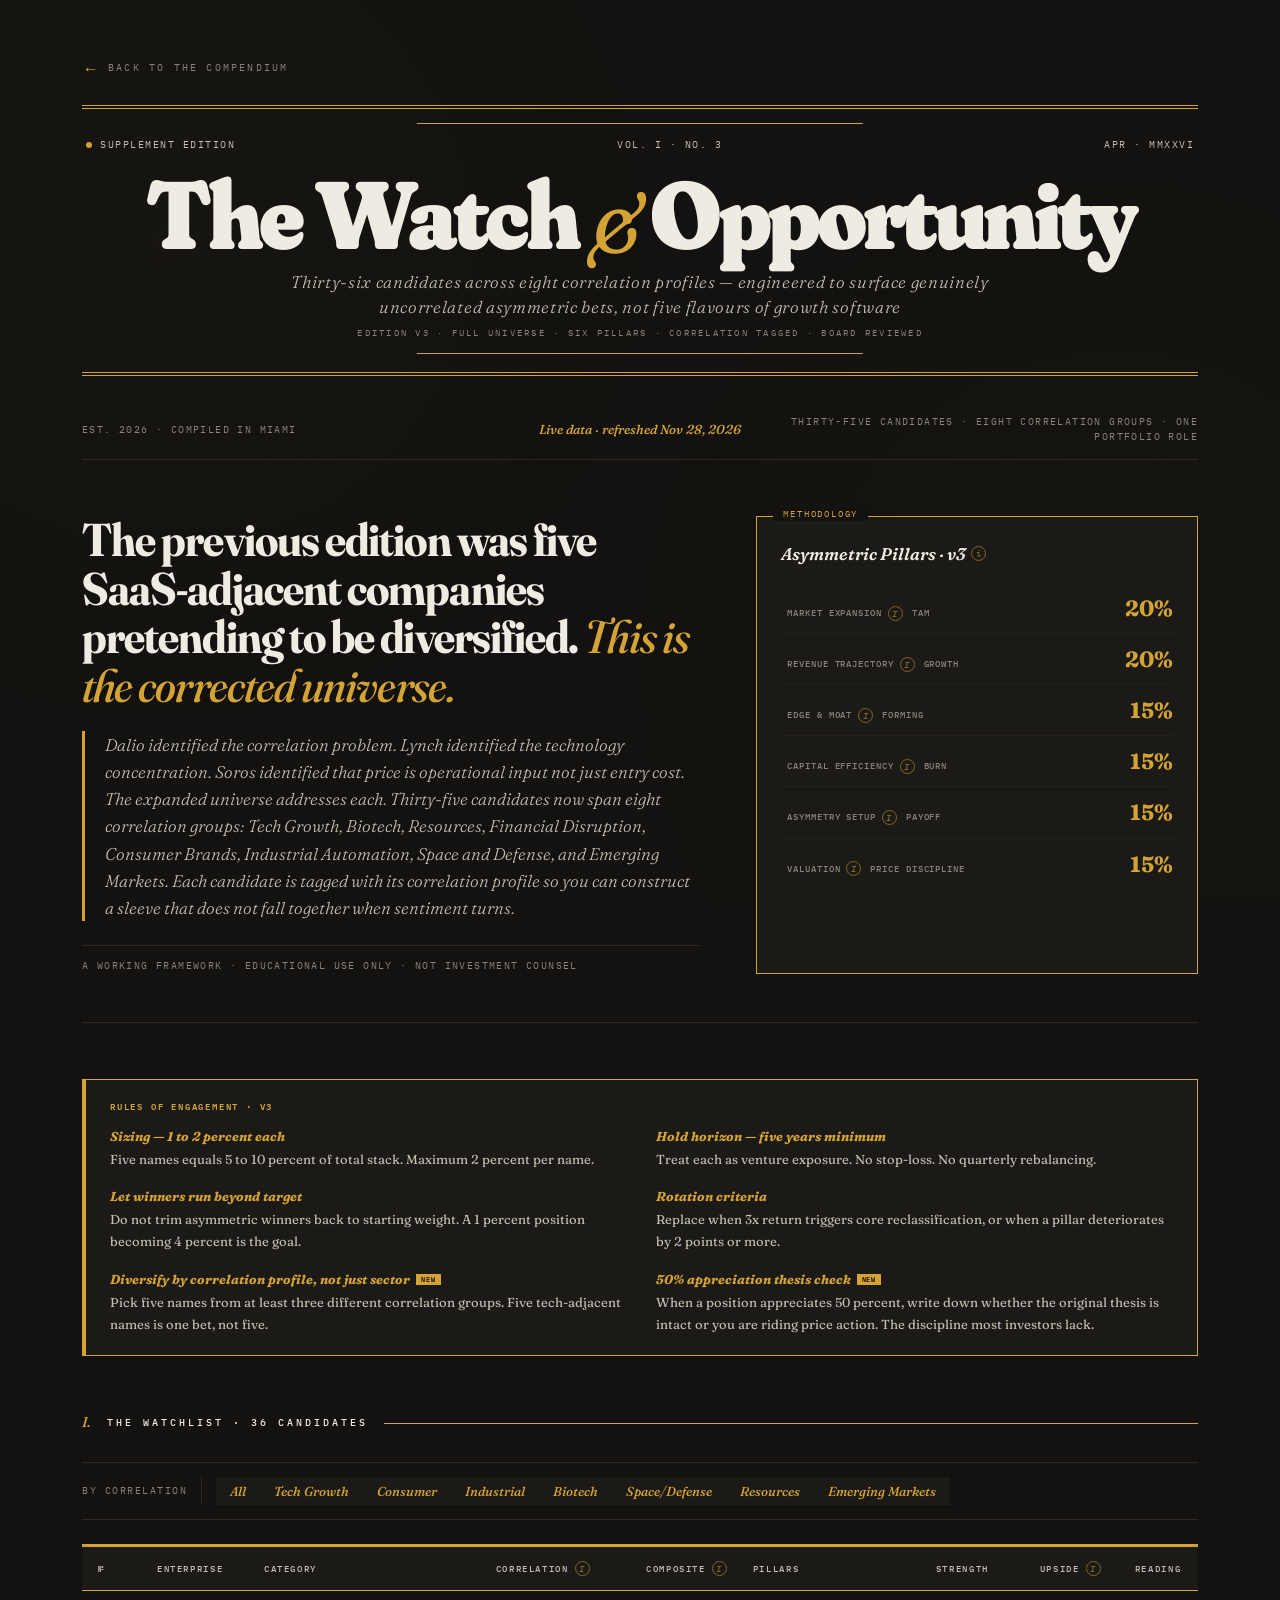
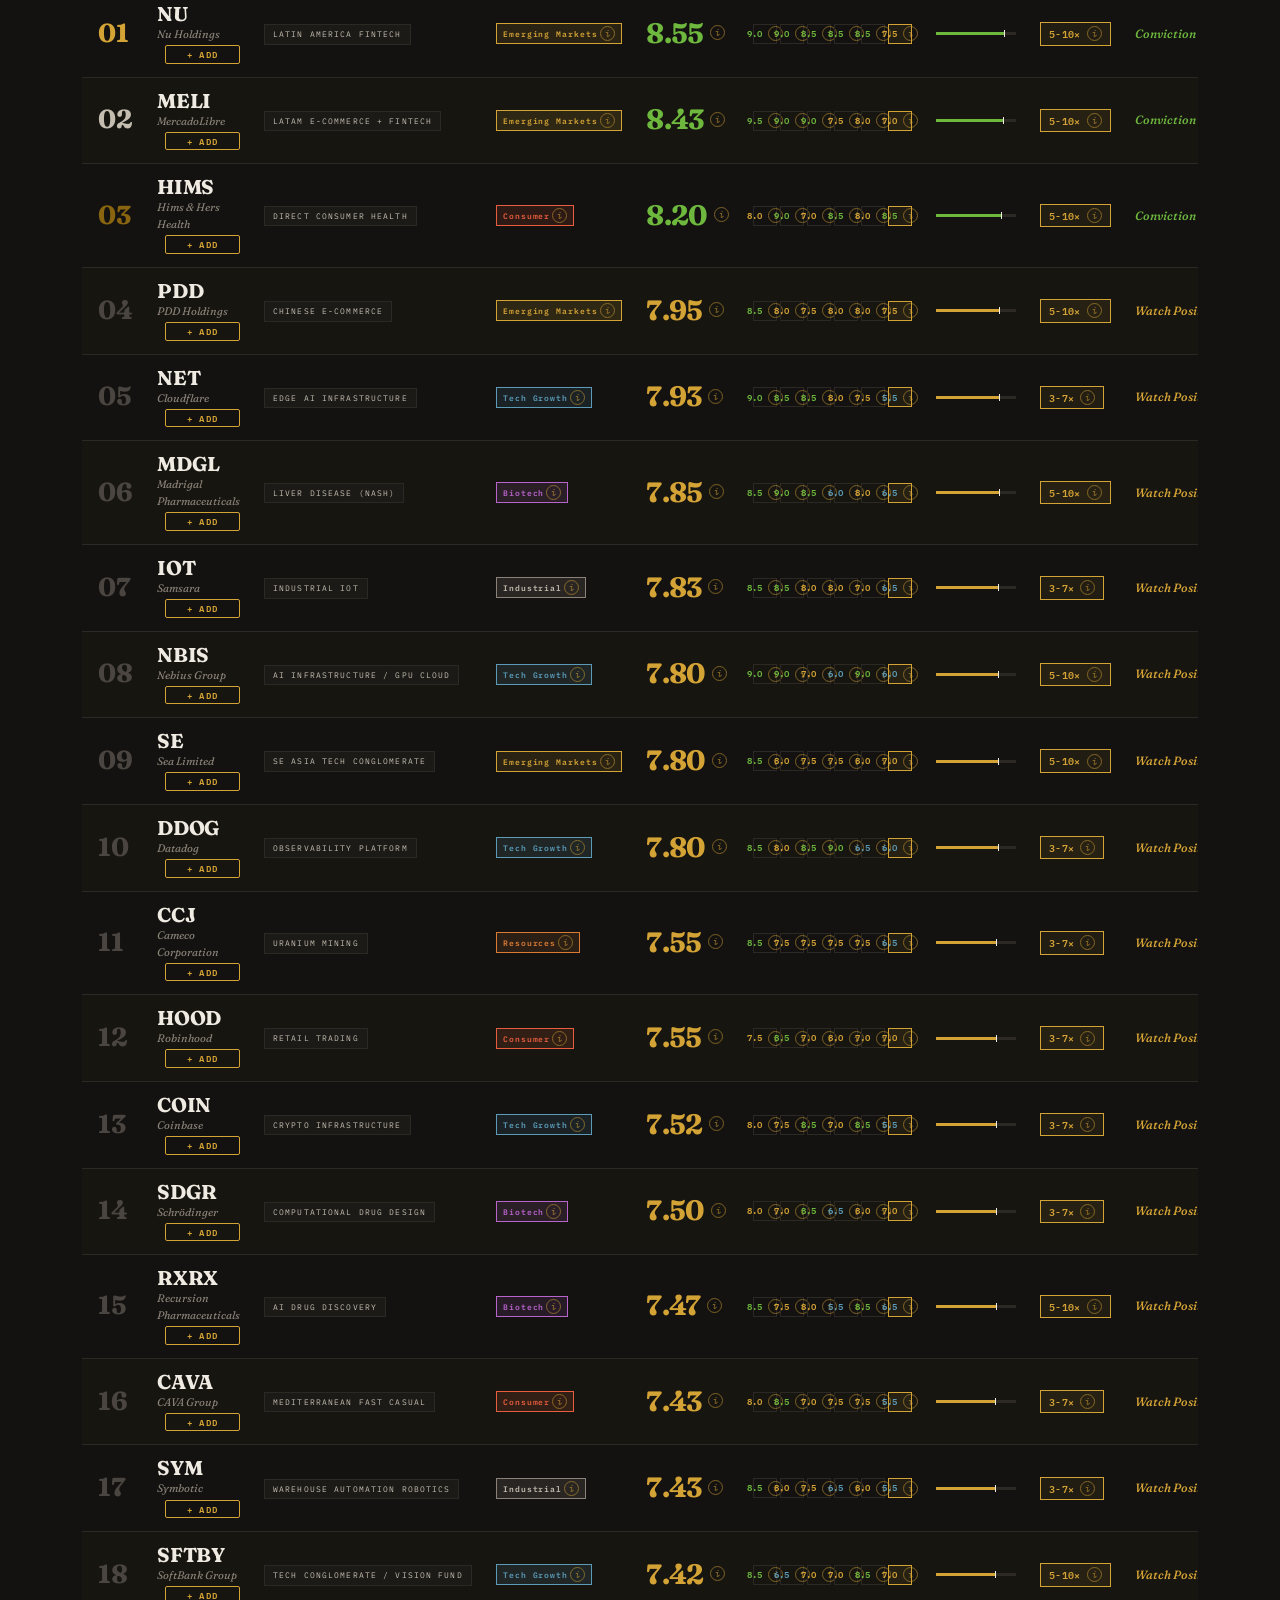
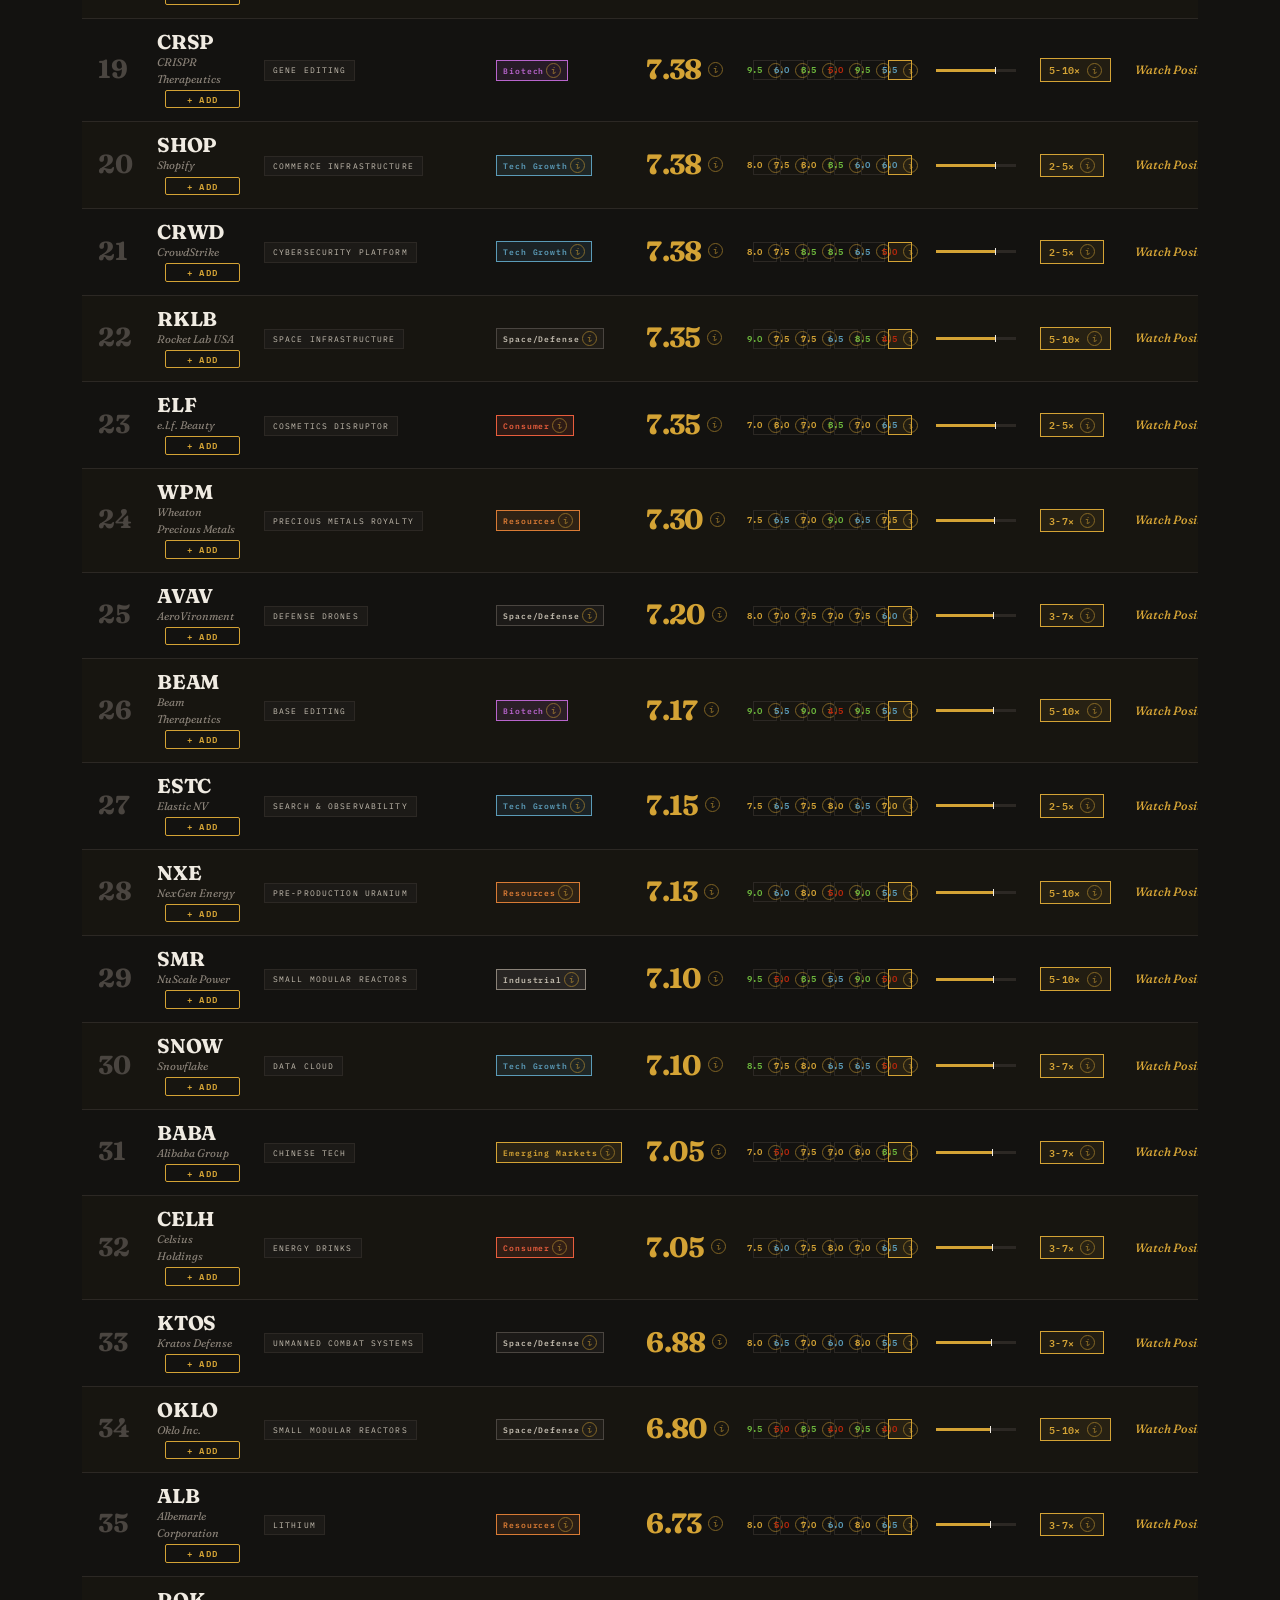
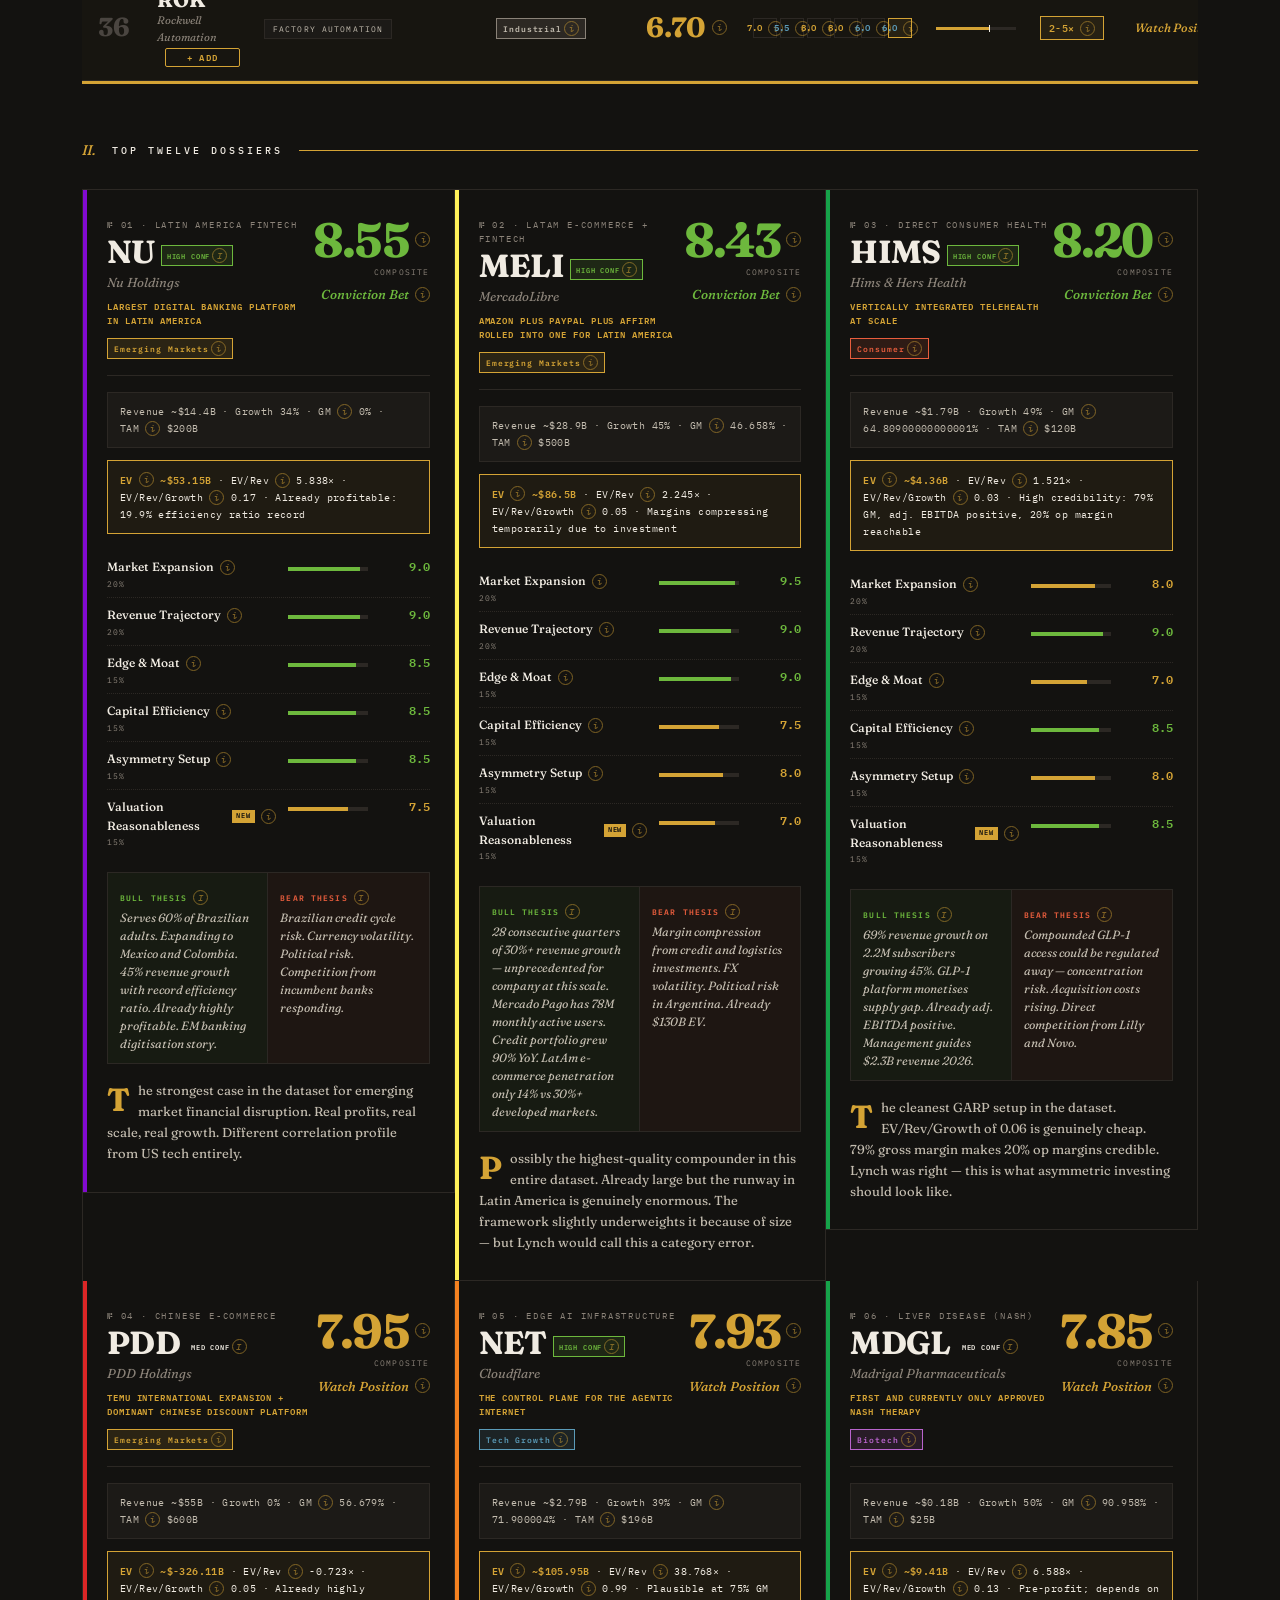
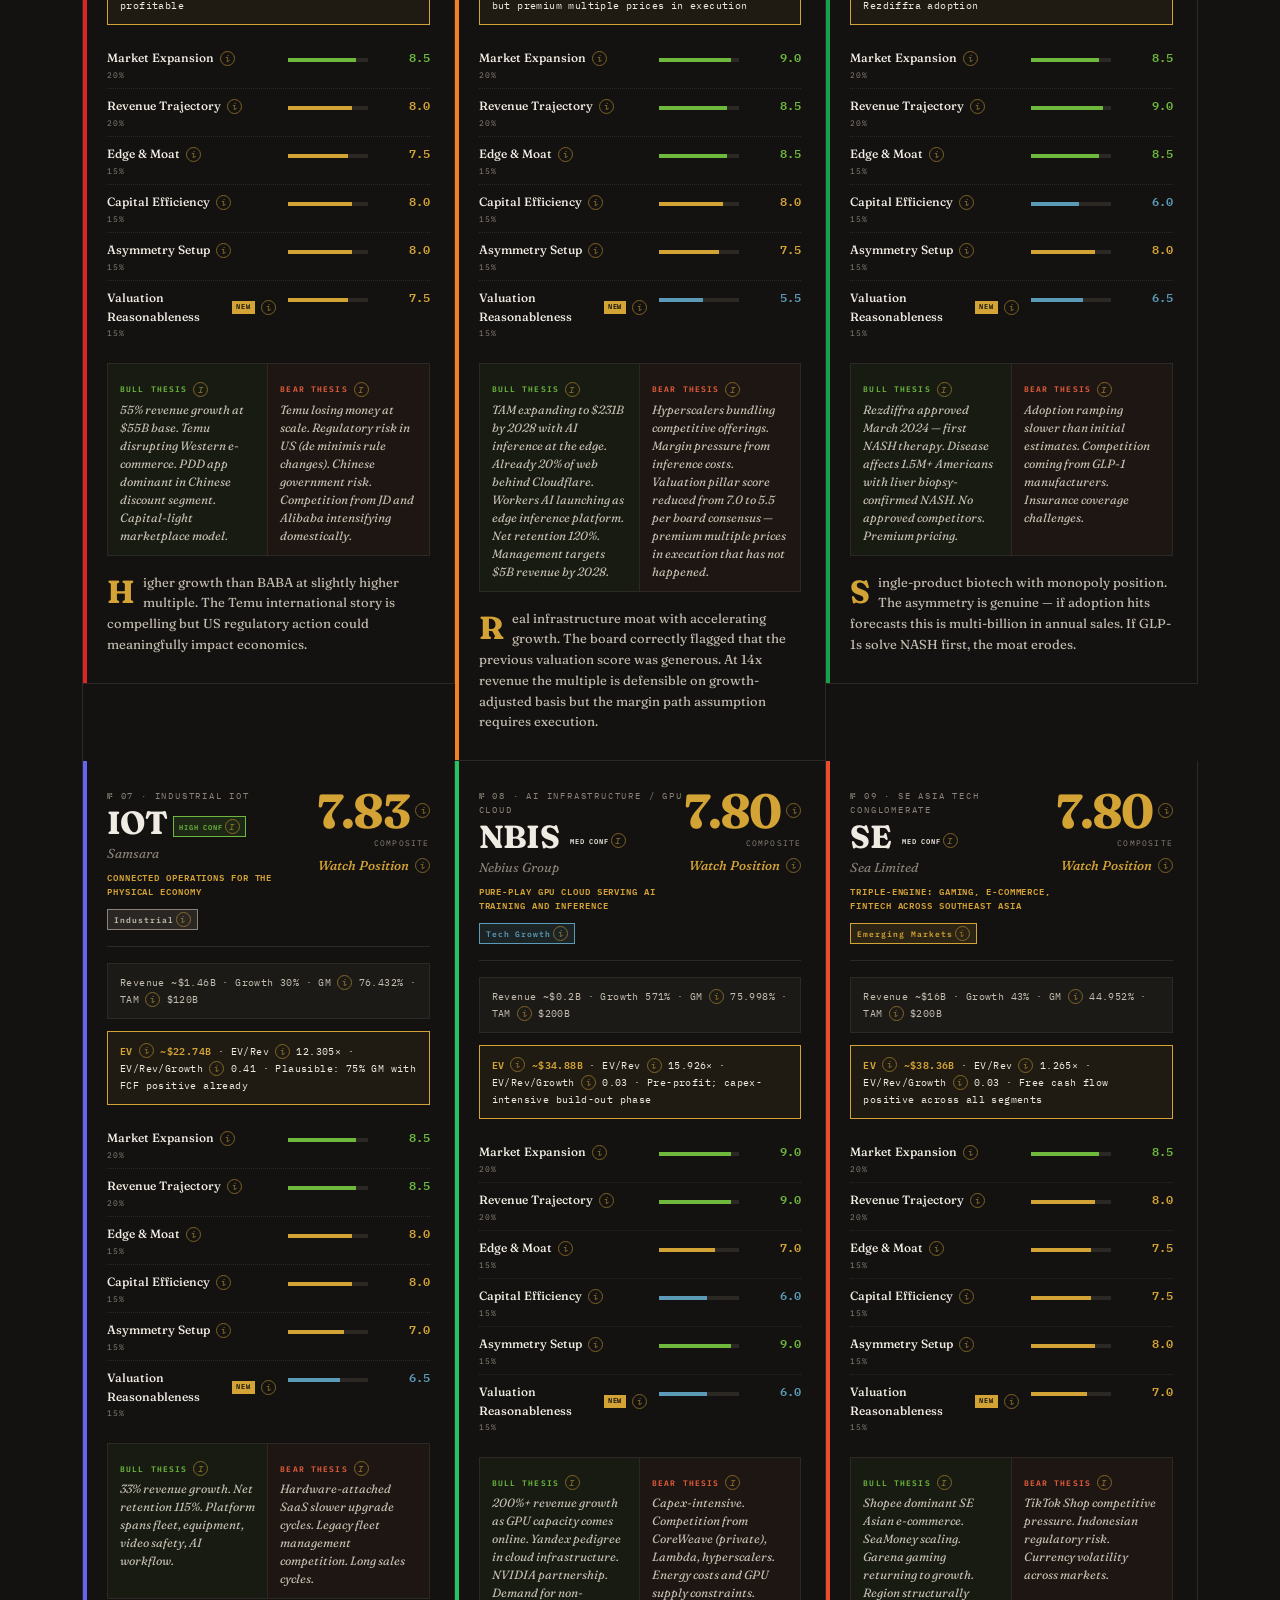
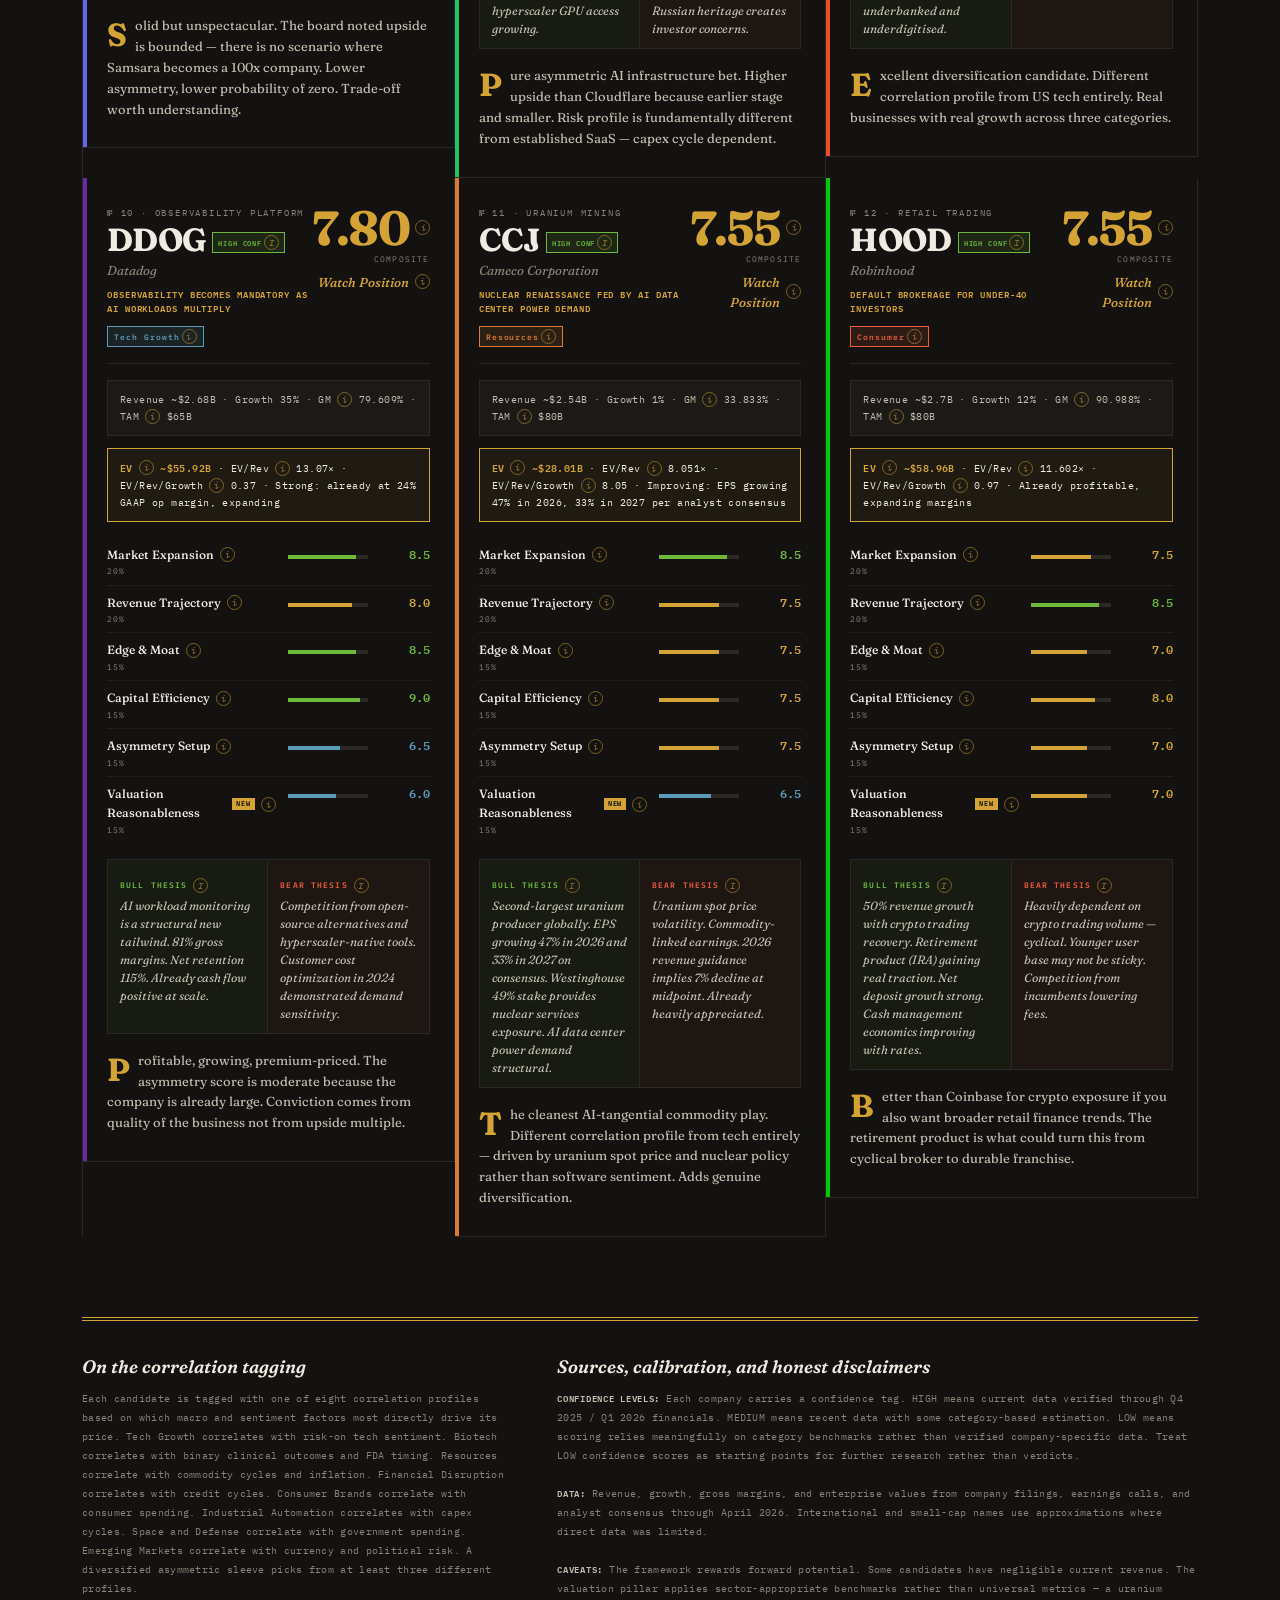
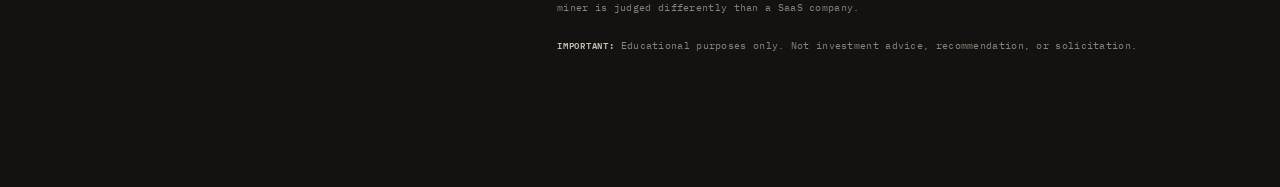
<file: watch-opportunity-ledger.html>
<!DOCTYPE html>
<html lang="en">
<head>
<meta charset="UTF-8">
<meta name="viewport" content="width=device-width, initial-scale=1.0">
<title>The Watch Opportunity Ledger v3 — Full Universe</title>
<link rel="preconnect" href="https://fonts.googleapis.com">
<link rel="preconnect" href="https://fonts.gstatic.com" crossorigin>
<link href="https://fonts.googleapis.com/css2?family=Fraunces:ital,opsz,wght@0,9..144,300;0,9..144,400;0,9..144,500;0,9..144,600;0,9..144,700;0,9..144,900;1,9..144,400;1,9..144,500&family=IBM+Plex+Mono:ital,wght@0,300;0,400;0,500;0,600;1,400&display=swap" rel="stylesheet">
<link rel="stylesheet" href="assets/tooltip.css">
<style>
:root {
  --paper: #131210; --paper-warm: #1c1a17;
  --ink: #f0ebe2; --ink-soft: #c4bdb0; --ink-mute: #8a8278; --ink-faint: #4a4540;
  --rule: #2c2824; --rule-strong: #f0ebe2;
  --accent: #d4a335; --accent-deep: #8a6510;
  --bull: #6db83d; --bear: #e85d3d; --watch: #d4a335;
  --highlight: #1f1c18;
  --conviction: #6db83d;
  --watch-pos: #d4a335;
  --early: #5b9bb8;
  --lottery: #b8270d;
  --tech: #5b9bb8;
  --bio: #b864cc;
  --resource: #d97b35;
  --financial: #6db83d;
  --consumer: #e85d3d;
  --industrial: #8a8278;
  --space: #4a4540;
}
* { box-sizing: border-box; margin: 0; padding: 0; }
html { scroll-behavior: smooth; }
.back-link { display: inline-flex; align-items: center; gap: 10px; font-family: 'IBM Plex Mono', monospace; font-size: 10px; letter-spacing: .22em; text-transform: uppercase; color: var(--ink-mute); text-decoration: none; padding: 4px 0; margin-bottom: 24px; border-bottom: 1px solid transparent; transition: color .2s ease, border-color .2s ease; }
.back-link .arrow { font-family: 'Fraunces', serif; font-style: italic; font-size: 16px; letter-spacing: 0; color: var(--accent); transition: transform .2s ease; line-height: 1; }
.back-link:hover { color: var(--ink); border-bottom-color: var(--ink); }
.back-link:hover .arrow { transform: translateX(-3px); }
body { background: var(--paper); color: var(--ink); font-family: 'Fraunces', Georgia, serif; font-size: 16px; line-height: 1.55; -webkit-font-smoothing: antialiased; font-optical-sizing: auto; font-variation-settings: "SOFT" 50, "WONK" 0; print-color-adjust: exact; -webkit-print-color-adjust: exact; }
body::before { content: ''; position: fixed; inset: 0; background-image: radial-gradient(circle at 13% 27%, rgba(212,163,53,.025) 0%, transparent 40%), radial-gradient(circle at 87% 73%, rgba(212,163,53,.025) 0%, transparent 40%); pointer-events: none; z-index: 0; }
body::after { content: ''; position: fixed; inset: 0; background-image: repeating-linear-gradient(0deg, transparent 0, transparent 2px, rgba(255,255,255,.005) 2px, rgba(255,255,255,.005) 3px); pointer-events: none; z-index: 1; }
.broadsheet { position: relative; z-index: 2; max-width: 1180px; margin: 0 auto; padding: 56px 32px 100px; }

.masthead { text-align: center; border-top: 4px double var(--accent); border-bottom: 4px double var(--accent); padding: 28px 0 32px; margin-bottom: 24px; position: relative; }
.masthead::before, .masthead::after { content: ''; position: absolute; left: 50%; width: 40%; height: 1px; background: var(--accent); transform: translateX(-50%); }
.masthead::before { top: 14px; }
.masthead::after { bottom: 18px; }
.masthead-bar { display: flex; justify-content: space-between; align-items: center; font-family: 'IBM Plex Mono', monospace; font-size: 10px; letter-spacing: .15em; text-transform: uppercase; color: var(--ink-soft); margin-bottom: 18px; padding: 0 4px; }
.masthead-bar > div { display: flex; align-items: center; gap: 8px; }
.live-pulse { width: 6px; height: 6px; border-radius: 50%; background: var(--accent); animation: pulse 2s ease-in-out infinite; }
@keyframes pulse { 0%,100%{opacity:1;transform:scale(1)} 50%{opacity:.4;transform:scale(1.4)} }
.masthead-title { font-family: 'Fraunces', serif; font-weight: 900; font-size: clamp(48px, 8vw, 96px); line-height: .9; letter-spacing: -.04em; font-variation-settings: "SOFT" 100, "WONK" 1, "opsz" 144; margin-bottom: 8px; }
.masthead-title .ornament { display: inline-block; color: var(--accent); font-style: italic; font-weight: 400; font-size: .85em; vertical-align: -.06em; }
.masthead-tagline { font-family: 'Fraunces', serif; font-style: italic; font-size: 17px; font-weight: 300; color: var(--ink-soft); letter-spacing: .04em; margin-bottom: 6px; max-width: 760px; margin-left:auto; margin-right:auto; line-height: 1.5; }
.masthead-volume { font-family: 'IBM Plex Mono', monospace; font-size: 9px; letter-spacing: .25em; text-transform: uppercase; color: var(--ink-mute); }

.press-line { display: grid; grid-template-columns: 1fr auto 1fr; align-items: center; gap: 24px; padding: 14px 0; margin-bottom: 56px; border-bottom: 1px solid var(--rule); }
.press-meta { font-family: 'IBM Plex Mono', monospace; font-size: 10px; letter-spacing: .14em; text-transform: uppercase; color: var(--ink-mute); }
.press-meta.right { text-align: right; }
.press-edition { font-family: 'Fraunces', serif; font-style: italic; font-weight: 500; font-size: 13px; color: var(--accent); white-space: nowrap; }

.lede { display: grid; grid-template-columns: 7fr 5fr; gap: 56px; margin-bottom: 56px; padding-bottom: 48px; border-bottom: 1px solid var(--rule); }
.lede-headline { font-family: 'Fraunces', serif; font-weight: 700; font-size: clamp(30px, 3.6vw, 46px); line-height: 1.06; letter-spacing: -.02em; margin-bottom: 20px; font-variation-settings: "SOFT" 30, "opsz" 144; }
.lede-headline em { font-style: italic; font-weight: 500; color: var(--accent); }
.lede-deck { font-family: 'Fraunces', serif; font-style: italic; font-weight: 300; font-size: 17px; line-height: 1.6; color: var(--ink-soft); margin-bottom: 24px; border-left: 3px solid var(--accent); padding-left: 20px; }
.lede-byline { font-family: 'IBM Plex Mono', monospace; font-size: 10px; letter-spacing: .14em; text-transform: uppercase; color: var(--ink-mute); padding-top: 12px; border-top: 1px solid var(--rule); }

.weights-panel { background: var(--paper-warm); border: 1px solid var(--accent); padding: 24px; position: relative; }
.weights-panel::before { content: 'METHODOLOGY'; position: absolute; top: -10px; left: 16px; background: var(--paper); padding: 0 10px; font-family: 'IBM Plex Mono', monospace; font-size: 9px; letter-spacing: .2em; color: var(--accent); }
.weights-title { font-family: 'Fraunces', serif; font-weight: 600; font-size: 17px; font-style: italic; margin-bottom: 16px; color: var(--ink); }
.weight-row { display: grid; grid-template-columns: 1fr auto; align-items: baseline; padding: 8px 0; border-bottom: 1px dotted var(--rule); gap: 16px; }
.weight-row:last-child { border-bottom: none; }
.weight-name { font-family: 'Fraunces', serif; font-weight: 500; font-size: 13px; color: var(--ink); }
.weight-name span { font-family: 'IBM Plex Mono', monospace; font-size: 9px; letter-spacing: .1em; color: var(--ink-mute); margin-left: 6px; text-transform: uppercase; }
.weight-value { font-family: 'Fraunces', serif; font-weight: 700; font-size: 22px; font-feature-settings: "tnum"; color: var(--accent); }

.rules-callout { background: var(--paper-warm); border: 1px solid var(--accent); padding: 20px 24px; margin-bottom: 32px; border-left: 4px solid var(--accent); }
.rules-tag { font-family: 'IBM Plex Mono', monospace; font-size: 9px; letter-spacing: .2em; text-transform: uppercase; color: var(--accent); margin-bottom: 12px; font-weight: 600; }
.rules-grid { display: grid; grid-template-columns: 1fr 1fr; gap: 16px 28px; }
.rule-item { font-family: 'Fraunces', serif; font-size: 14px; line-height: 1.55; color: var(--ink); }
.rule-item strong { font-style: italic; color: var(--accent); display: block; margin-bottom: 3px; font-size: 13px; }
.rule-item span { color: var(--ink-soft); font-size: 13px; }
.rule-item.new strong::after { content: 'NEW'; font-family: 'IBM Plex Mono', monospace; font-size: 7px; letter-spacing: .12em; padding: 1px 5px; background: var(--accent); color: var(--paper); margin-left: 6px; vertical-align: middle; font-weight: 600; font-style: normal; }

.section-marker { display: flex; align-items: center; gap: 16px; margin: 56px 0 28px; }
.section-marker-line { flex: 1; height: 1px; background: var(--accent); }
.section-marker-text { font-family: 'IBM Plex Mono', monospace; font-size: 10px; letter-spacing: .3em; text-transform: uppercase; color: var(--ink); font-weight: 500; }
.section-marker-num { font-family: 'Fraunces', serif; font-style: italic; font-size: 14px; color: var(--accent); font-weight: 500; }

.filter-strip { display: flex; flex-wrap: wrap; gap: 0; margin-bottom: 24px; border-top: 1px solid var(--rule); border-bottom: 1px solid var(--rule); padding: 14px 0; align-items: center; }
.filter-label { font-family: 'IBM Plex Mono', monospace; font-size: 10px; letter-spacing: .15em; text-transform: uppercase; color: var(--ink-mute); padding: 6px 14px 6px 0; border-right: 1px solid var(--rule); margin-right: 14px; }
.fchip { font-family: 'Fraunces', serif; font-style: italic; font-weight: 500; font-size: 13px; padding: 6px 14px; border: none; background: transparent; color: var(--ink-mute); cursor: pointer; transition: all .2s; }
.fchip:hover { color: var(--ink); }
.fchip.on { color: var(--accent); background: var(--paper-warm); }

.ledger-wrap { overflow-x: auto; border-top: 3px solid var(--accent); border-bottom: 3px solid var(--accent); margin-bottom: 56px; }
.ledger { width: 100%; border-collapse: collapse; font-family: 'IBM Plex Mono', monospace; min-width: 1080px; }
.ledger thead tr { border-bottom: 1px solid var(--accent); }
.ledger thead th { font-family: 'IBM Plex Mono', monospace; font-size: 9px; letter-spacing: .18em; text-transform: uppercase; color: var(--ink-soft); padding: 14px 12px; text-align: left; font-weight: 500; white-space: nowrap; background: var(--paper-warm); }
.ledger thead th:first-child { padding-left: 16px; }
.ledger tbody tr { border-bottom: 1px solid var(--rule); transition: background .15s; }
.ledger tbody tr:nth-child(even) { background: rgba(212,163,53,.025); }
.ledger tbody tr:hover { background: var(--highlight); }
.ledger tbody tr.hidden { display: none; }
.ledger tbody td { padding: 13px 12px; vertical-align: middle; font-size: 13px; }
.ledger tbody td:first-child { padding-left: 16px; }

.rank-num { font-family: 'Fraunces', serif; font-weight: 700; font-size: 26px; color: var(--ink-faint); font-feature-settings: "tnum"; line-height: 1; }
.rank-num.gold { color: var(--accent); }
.rank-num.silver { color: var(--ink-soft); }
.rank-num.bronze { color: var(--accent-deep); }
.co-name-cell { display: flex; flex-direction: column; gap: 2px; }
.co-ticker { font-family: 'Fraunces', serif; font-weight: 700; font-size: 20px; letter-spacing: -.01em; line-height: 1; color: var(--ink); }
.co-name { font-family: 'Fraunces', serif; font-style: italic; font-weight: 400; font-size: 11px; color: var(--ink-mute); }

.cat-tag { display: inline-block; font-family: 'IBM Plex Mono', monospace; font-size: 8px; letter-spacing: .14em; text-transform: uppercase; padding: 3px 8px; background: var(--paper-warm); border: 1px solid var(--rule); color: var(--ink-soft); white-space: nowrap; }
.corr-tag { display: inline-block; font-family: 'IBM Plex Mono', monospace; font-size: 8px; letter-spacing: .12em; padding: 2px 6px; white-space: nowrap; font-weight: 600; }
.corr-tech { background: rgba(91,155,184,.12); color: var(--tech); border: 1px solid var(--tech); }
.corr-bio { background: rgba(184,100,204,.12); color: var(--bio); border: 1px solid var(--bio); }
.corr-resource { background: rgba(217,123,53,.12); color: var(--resource); border: 1px solid var(--resource); }
.corr-financial { background: rgba(109,184,61,.12); color: var(--financial); border: 1px solid var(--financial); }
.corr-consumer { background: rgba(232,93,61,.12); color: var(--consumer); border: 1px solid var(--consumer); }
.corr-industrial { background: rgba(138,130,120,.18); color: var(--ink-soft); border: 1px solid var(--ink-mute); }
.corr-space { background: rgba(74,69,64,.18); color: var(--ink-soft); border: 1px solid var(--ink-faint); }
.corr-em { background: rgba(212,163,53,.12); color: var(--accent); border: 1px solid var(--accent); }

.composite { font-family: 'Fraunces', serif; font-weight: 700; font-size: 28px; font-feature-settings: "tnum"; line-height: 1; letter-spacing: -.02em; }

.pillar-pills { display: flex; gap: 3px; align-items: center; }
.pp { display: inline-flex; align-items: center; justify-content: center; width: 24px; height: 20px; font-family: 'IBM Plex Mono', monospace; font-size: 9px; font-weight: 600; font-feature-settings: "tnum"; border: 1px solid var(--rule); position: relative; cursor: default; }
.pp.new-pillar { border: 1px solid var(--accent); background: rgba(212,163,53,.08); }
.pp:hover::after { content: attr(data-tip); position: absolute; bottom: 26px; left: 50%; transform: translateX(-50%); background: var(--ink); color: var(--paper); padding: 5px 9px; font-family: 'IBM Plex Mono', monospace; font-size: 9px; letter-spacing: .05em; text-transform: uppercase; white-space: nowrap; z-index: 30; }

.bar-cell { width: 80px; }
.bar-track { height: 3px; background: var(--rule); position: relative; }
.bar-fill { height: 100%; position: relative; }
.bar-fill::after { content: ''; position: absolute; right: -1px; top: -2px; width: 1px; height: 7px; background: currentColor; }

.upside-tag { font-family: 'IBM Plex Mono', monospace; font-size: 10px; font-weight: 600; font-feature-settings: "tnum"; padding: 3px 8px; border: 1px solid currentColor; white-space: nowrap; letter-spacing: .04em; color: var(--accent); background: rgba(212,163,53,.08); }

.verdict-tag { font-family: 'Fraunces', serif; font-style: italic; font-weight: 500; font-size: 12px; white-space: nowrap; }
.v-conviction { color: var(--conviction); }
.v-watch { color: var(--watch-pos); }
.v-early { color: var(--early); }
.v-lottery { color: var(--lottery); }

.dossiers { display: grid; grid-template-columns: repeat(auto-fill, minmax(360px, 1fr)); gap: 0; border-top: 1px solid var(--rule); border-left: 1px solid var(--rule); }
.dossier { border-right: 1px solid var(--rule); border-bottom: 1px solid var(--rule); padding: 28px 24px; background: var(--paper); position: relative; transition: background .2s; }
.dossier:hover { background: var(--paper-warm); }
.dossier.hidden { display: none; }
.dossier-rule { position: absolute; top: 0; left: 0; width: 4px; height: 100%; background: var(--cc); }

.dossier-header { display: flex; justify-content: space-between; align-items: flex-start; padding-bottom: 16px; margin-bottom: 16px; border-bottom: 1px solid var(--rule); }
.dossier-id { font-family: 'IBM Plex Mono', monospace; font-size: 9px; letter-spacing: .2em; text-transform: uppercase; color: var(--ink-mute); margin-bottom: 4px; }
.dossier-ticker { font-family: 'Fraunces', serif; font-weight: 700; font-size: 32px; line-height: 1; letter-spacing: -.02em; color: var(--ink); margin-bottom: 4px; }
.dossier-name { font-family: 'Fraunces', serif; font-style: italic; font-weight: 400; font-size: 13px; color: var(--ink-mute); }
.dossier-thesis-line { font-family: 'IBM Plex Mono', monospace; font-size: 9px; letter-spacing: .1em; text-transform: uppercase; margin-top: 8px; color: var(--accent); font-weight: 600; }
.dossier-corr { margin-top: 6px; }
.dossier-score-block { text-align: right; }
.dossier-score { font-family: 'Fraunces', serif; font-weight: 700; font-size: 48px; font-feature-settings: "tnum"; line-height: .9; letter-spacing: -.04em; }
.dossier-score-label { font-family: 'IBM Plex Mono', monospace; font-size: 8px; letter-spacing: .15em; text-transform: uppercase; color: var(--ink-mute); margin-top: 2px; }
.dossier-verdict { font-family: 'Fraunces', serif; font-style: italic; font-weight: 500; font-size: 13px; margin-top: 6px; }

.dossier-info-strip { font-family: 'IBM Plex Mono', monospace; font-size: 10px; color: var(--ink-soft); background: var(--paper-warm); padding: 10px 12px; margin-bottom: 12px; letter-spacing: .04em; border: 1px solid var(--rule); font-feature-settings: "tnum"; line-height: 1.7; }

.valuation-strip { font-family: 'IBM Plex Mono', monospace; font-size: 10px; color: var(--ink); background: rgba(212,163,53,.06); padding: 10px 12px; margin-bottom: 16px; letter-spacing: .04em; border: 1px solid var(--accent); font-feature-settings: "tnum"; line-height: 1.7; }
.valuation-strip strong { color: var(--accent); font-weight: 600; }

.pillar-readout { margin-bottom: 16px; }
.pillar-line { display: grid; grid-template-columns: 1fr auto 50px; align-items: baseline; gap: 12px; padding: 7px 0; border-bottom: 1px dotted var(--rule); }
.pillar-line:last-child { border-bottom: none; }
.pillar-name-block { display: flex; flex-direction: column; }
.pillar-name { font-family: 'Fraunces', serif; font-weight: 500; font-size: 12px; color: var(--ink); }
.pillar-weight { font-family: 'IBM Plex Mono', monospace; font-size: 8px; letter-spacing: .12em; text-transform: uppercase; color: var(--ink-mute); margin-top: 1px; }
.pillar-bar-block { width: 80px; height: 4px; background: var(--rule); position: relative; }
.pillar-bar-fill { height: 100%; }
.pillar-score { font-family: 'IBM Plex Mono', monospace; font-weight: 600; font-size: 12px; font-feature-settings: "tnum"; text-align: right; }

.bull-bear-block { display: grid; grid-template-columns: 1fr 1fr; gap: 0; margin-bottom: 16px; border: 1px solid var(--rule); }
.bull-cell, .bear-cell-box { padding: 10px 12px; }
.bull-cell { background: rgba(109,184,61,.05); border-right: 1px solid var(--rule); }
.bear-cell-box { background: rgba(232,93,61,.05); }
.bb-label { font-family: 'IBM Plex Mono', monospace; font-size: 8px; letter-spacing: .14em; text-transform: uppercase; margin-bottom: 4px; font-weight: 600; }
.bb-label.bull { color: var(--conviction); }
.bb-label.bear { color: var(--bear); }
.bb-text { font-family: 'Fraunces', serif; font-style: italic; font-size: 12px; line-height: 1.5; color: var(--ink-soft); }

.dossier-body { font-family: 'Fraunces', serif; font-size: 13px; line-height: 1.6; color: var(--ink-soft); font-weight: 400; }
.dossier-body::first-letter { font-family: 'Fraunces', serif; font-weight: 700; font-size: 32px; line-height: 1; float: left; padding: 4px 8px 0 0; color: var(--accent); }
.confidence-tag { display: inline-block; font-family: 'IBM Plex Mono', monospace; font-size: 7px; letter-spacing: .12em; padding: 2px 5px; margin-left: 6px; vertical-align: middle; font-weight: 600; text-transform: uppercase; }
.conf-high { background: rgba(109,184,61,.12); color: var(--conviction); border: 1px solid var(--conviction); }
.conf-med { background: rgba(212,163,53,.12); color: var(--accent); border: 1px solid var(--accent); }
.conf-low { background: rgba(232,93,61,.08); color: var(--bear); border: 1px solid var(--bear); }

.colophon { margin-top: 80px; padding: 32px 0; border-top: 4px double var(--accent); display: grid; grid-template-columns: 2fr 3fr; gap: 48px; }
.colophon-title { font-family: 'Fraunces', serif; font-style: italic; font-weight: 600; font-size: 18px; color: var(--ink); margin-bottom: 8px; }
.colophon-text { font-family: 'IBM Plex Mono', monospace; font-size: 10px; line-height: 1.9; color: var(--ink-mute); letter-spacing: .03em; }
.colophon-text strong { color: var(--ink-soft); font-weight: 600; letter-spacing: .08em; text-transform: uppercase; font-size: 9px; }

@media (max-width: 800px) {
  .lede { grid-template-columns: 1fr; gap: 32px; }
  .colophon { grid-template-columns: 1fr; gap: 24px; }
  .dossiers { grid-template-columns: 1fr; }
  .broadsheet { padding: 32px 18px 80px; }
  .press-line { grid-template-columns: 1fr; gap: 8px; text-align: center; }
  .press-meta.right { text-align: center; }
  .rules-grid { grid-template-columns: 1fr; }
  .bull-bear-block { grid-template-columns: 1fr; }
  .bull-cell { border-right: none; border-bottom: 1px solid var(--rule); }
}

@media print {
  @page { size: A4 landscape; margin: 12mm 10mm; }
  body, .broadsheet { background: var(--paper) !important; color: var(--ink) !important; }
  body::before, body::after { display: none !important; }
  .broadsheet { padding: 0 !important; max-width: 100% !important; }
  .ledger-wrap { overflow: visible !important; }
  .ledger { min-width: 0 !important; width: 100% !important; table-layout: fixed !important; font-size: 8px !important; }
  .ledger tbody tr { page-break-inside: avoid; }
  .filter-strip { display: none !important; }
  .dossiers { grid-template-columns: repeat(2, 1fr) !important; }
  .dossier { padding: 12px 14px !important; page-break-inside: avoid; break-inside: avoid; }
  .pp:hover::after { display: none !important; }
}
</style>
</head>
<body>
<div class="broadsheet">

<a class="back-link" href="index.html"><span class="arrow">←</span>Back to The Compendium</a>

<header class="masthead">
  <div class="masthead-bar">
    <div><div class="live-pulse"></div>SUPPLEMENT EDITION</div>
    <div>VOL. I · NO. 3</div>
    <div>APR · MMXXVI</div>
  </div>
  <h1 class="masthead-title">The Watch <span class="ornament">&</span> Opportunity</h1>
  <div class="masthead-tagline">Thirty-six candidates across eight correlation profiles — engineered to surface genuinely uncorrelated asymmetric bets, not five flavours of growth software</div>
  <div class="masthead-volume">Edition v3 · Full Universe · Six Pillars · Correlation Tagged · Board Reviewed</div>
</header>

<div class="press-line">
  <div class="press-meta">EST. 2026 · COMPILED IN MIAMI</div>
  <div class="press-edition" id="live-status">Embedded snapshot · April 2026</div>
  <div class="press-meta right">THIRTY-FIVE CANDIDATES · EIGHT CORRELATION GROUPS · ONE PORTFOLIO ROLE</div>
</div>

<div class="lede">
  <div>
    <h2 class="lede-headline">The previous edition was five SaaS-adjacent companies pretending to be diversified. <em>This is the corrected universe.</em></h2>
    <p class="lede-deck">Dalio identified the correlation problem. Lynch identified the technology concentration. Soros identified that price is operational input not just entry cost. The expanded universe addresses each. Thirty-five candidates now span eight correlation groups: Tech Growth, Biotech, Resources, Financial Disruption, Consumer Brands, Industrial Automation, Space and Defense, and Emerging Markets. Each candidate is tagged with its correlation profile so you can construct a sleeve that does not fall together when sentiment turns.</p>
    <div class="lede-byline">A Working Framework · Educational Use Only · Not Investment Counsel</div>
  </div>
  <aside class="weights-panel">
    <div class="weights-title"><span class="info" data-glossary="pillar-weights">Asymmetric Pillars · v3</span></div>
    <div class="weight-row"><div class="weight-name"><span class="info" data-glossary="market">Market Expansion</span> <span>TAM</span></div><div class="weight-value">20%</div></div>
    <div class="weight-row"><div class="weight-name"><span class="info" data-glossary="trajectory">Revenue Trajectory</span> <span>growth</span></div><div class="weight-value">20%</div></div>
    <div class="weight-row"><div class="weight-name"><span class="info" data-glossary="edge">Edge & Moat</span> <span>forming</span></div><div class="weight-value">15%</div></div>
    <div class="weight-row"><div class="weight-name"><span class="info" data-glossary="capital">Capital Efficiency</span> <span>burn</span></div><div class="weight-value">15%</div></div>
    <div class="weight-row"><div class="weight-name"><span class="info" data-glossary="asymmetry">Asymmetry Setup</span> <span>payoff</span></div><div class="weight-value">15%</div></div>
    <div class="weight-row"><div class="weight-name"><span class="info" data-glossary="valuation-watch">Valuation</span> <span>price discipline</span></div><div class="weight-value">15%</div></div>
  </aside>
</div>

<div class="rules-callout">
  <div class="rules-tag">Rules of Engagement · v3</div>
  <div class="rules-grid">
    <div class="rule-item">
      <strong>Sizing — 1 to 2 percent each</strong>
      <span>Five names equals 5 to 10 percent of total stack. Maximum 2 percent per name.</span>
    </div>
    <div class="rule-item">
      <strong>Hold horizon — five years minimum</strong>
      <span>Treat each as venture exposure. No stop-loss. No quarterly rebalancing.</span>
    </div>
    <div class="rule-item">
      <strong>Let winners run beyond target</strong>
      <span>Do not trim asymmetric winners back to starting weight. A 1 percent position becoming 4 percent is the goal.</span>
    </div>
    <div class="rule-item">
      <strong>Rotation criteria</strong>
      <span>Replace when 3x return triggers core reclassification, or when a pillar deteriorates by 2 points or more.</span>
    </div>
    <div class="rule-item new">
      <strong>Diversify by correlation profile, not just sector</strong>
      <span>Pick five names from at least three different correlation groups. Five tech-adjacent names is one bet, not five.</span>
    </div>
    <div class="rule-item new">
      <strong>50% appreciation thesis check</strong>
      <span>When a position appreciates 50 percent, write down whether the original thesis is intact or you are riding price action. The discipline most investors lack.</span>
    </div>
  </div>
</div>

<div class="section-marker">
  <div class="section-marker-num">I.</div>
  <div class="section-marker-text">The Watchlist · 36 Candidates</div>
  <div class="section-marker-line"></div>
</div>

<div class="filter-strip">
  <span class="filter-label">By Correlation</span>
  <div id="filters" style="display:flex;flex-wrap:wrap;"></div>
</div>

<div class="ledger-wrap"><table class="ledger"><thead><tr>
  <th style="width:46px;">№</th>
  <th>Enterprise</th>
  <th>Category</th>
  <th><span class="info" data-glossary="correlation">Correlation</span></th>
  <th><span class="info" data-glossary="composite">Composite</span></th>
  <th>Pillars</th>
  <th style="width:82px;">Strength</th>
  <th><span class="info" data-glossary="upside">Upside</span></th>
  <th>Reading</th>
</tr></thead><tbody id="tbody"></tbody></table></div>

<div class="section-marker">
  <div class="section-marker-num">II.</div>
  <div class="section-marker-text">Top Twelve Dossiers</div>
  <div class="section-marker-line"></div>
</div>

<div class="dossiers" id="dossiers"></div>

<footer class="colophon">
  <div>
    <div class="colophon-title">On the correlation tagging</div>
    <p class="colophon-text">
      Each candidate is tagged with one of eight correlation profiles based on which macro and sentiment factors most directly drive its price. Tech Growth correlates with risk-on tech sentiment. Biotech correlates with binary clinical outcomes and FDA timing. Resources correlate with commodity cycles and inflation. Financial Disruption correlates with credit cycles. Consumer Brands correlate with consumer spending. Industrial Automation correlates with capex cycles. Space and Defense correlate with government spending. Emerging Markets correlate with currency and political risk. A diversified asymmetric sleeve picks from at least three different profiles.
    </p>
  </div>
  <div>
    <div class="colophon-title">Sources, calibration, and honest disclaimers</div>
    <p class="colophon-text">
      <strong>Confidence levels:</strong> Each company carries a confidence tag. HIGH means current data verified through Q4 2025 / Q1 2026 financials. MEDIUM means recent data with some category-based estimation. LOW means scoring relies meaningfully on category benchmarks rather than verified company-specific data. Treat LOW confidence scores as starting points for further research rather than verdicts.<br><br>
      <strong>Data:</strong> Revenue, growth, gross margins, and enterprise values from company filings, earnings calls, and analyst consensus through April 2026. International and small-cap names use approximations where direct data was limited.<br><br>
      <strong>Caveats:</strong> The framework rewards forward potential. Some candidates have negligible current revenue. The valuation pillar applies sector-appropriate benchmarks rather than universal metrics — a uranium miner is judged differently than a SaaS company.<br><br>
      <strong>Important:</strong> Educational purposes only. Not investment advice, recommendation, or solicitation.
    </p>
  </div>
</footer>

</div>

<script src="assets/data-loader.js"></script>
<script>
const W={market:.20, trajectory:.20, edge:.15, capital:.15, asymmetry:.15, valuation:.15};

// 35 candidates across 8 correlation groups
let COMPANIES = [
  // ============ TECH GROWTH (revised originals + new) ============
  {t:'NET', n:'Cloudflare', cat:'Edge AI Infrastructure', corr:'tech', col:'#f48120',
   thesis:'The control plane for the agentic internet',
   market:9.0, trajectory:8.5, edge:8.5, capital:8.0, asymmetry:7.5, valuation:5.5,
   revenue:2.79, growth:28, gm:75, tam:196,
   ev:40, evRev:14.3, evRevGrowth:0.51, marginPath:'Plausible at 75% GM but premium multiple prices in execution',
   confidence:'high',
   bull:'TAM expanding to $231B by 2028 with AI inference at the edge. Already 20% of web behind Cloudflare. Workers AI launching as edge inference platform. Net retention 120%. Management targets $5B revenue by 2028.',
   bear:'Hyperscalers bundling competitive offerings. Margin pressure from inference costs. Valuation pillar score reduced from 7.0 to 5.5 per board consensus — premium multiple prices in execution that has not happened.',
   body:'Real infrastructure moat with accelerating growth. The board correctly flagged that the previous valuation score was generous. At 14x revenue the multiple is defensible on growth-adjusted basis but the margin path assumption requires execution.'},
  
  {t:'HIMS', n:'Hims & Hers Health', cat:'Direct Consumer Health', corr:'consumer', col:'#16a34a',
   thesis:'Vertically integrated telehealth at scale',
   market:8.0, trajectory:9.0, edge:7.0, capital:8.5, asymmetry:8.0, valuation:8.5,
   revenue:1.79, growth:69, gm:79, tam:120,
   ev:7, evRev:3.9, evRevGrowth:0.06, marginPath:'High credibility: 79% GM, adj. EBITDA positive, 20% op margin reachable',
   confidence:'high',
   bull:'69% revenue growth on 2.2M subscribers growing 45%. GLP-1 platform monetises supply gap. Already adj. EBITDA positive. Management guides $2.3B revenue 2026.',
   bear:'Compounded GLP-1 access could be regulated away — concentration risk. Acquisition costs rising. Direct competition from Lilly and Novo.',
   body:'The cleanest GARP setup in the dataset. EV/Rev/Growth of 0.06 is genuinely cheap. 79% gross margin makes 20% op margins credible. Lynch was right — this is what asymmetric investing should look like.'},
  
  {t:'IOT', n:'Samsara', cat:'Industrial IoT', corr:'industrial', col:'#6366f1',
   thesis:'Connected operations for the physical economy',
   market:8.5, trajectory:8.5, edge:8.0, capital:8.0, asymmetry:7.0, valuation:6.5,
   revenue:1.46, growth:33, gm:75, tam:120,
   ev:25, evRev:17.1, evRevGrowth:0.52, marginPath:'Plausible: 75% GM with FCF positive already',
   confidence:'high',
   bull:'33% revenue growth. Net retention 115%. Platform spans fleet, equipment, video safety, AI workflow.',
   bear:'Hardware-attached SaaS slower upgrade cycles. Legacy fleet management competition. Long sales cycles.',
   body:'Solid but unspectacular. The board noted upside is bounded — there is no scenario where Samsara becomes a 100x company. Lower asymmetry, lower probability of zero. Trade-off worth understanding.'},
  
  {t:'CRSP', n:'CRISPR Therapeutics', cat:'Gene Editing', corr:'bio', col:'#1e40af',
   thesis:'First commercial CRISPR — sickle cell and beyond',
   market:9.5, trajectory:6.0, edge:8.5, capital:5.0, asymmetry:9.5, valuation:5.5,
   revenue:0.05, growth:120, gm:65, tam:60,
   ev:4, evRev:80, evRevGrowth:'N/A', marginPath:'Binary: profitable if pipeline delivers, otherwise ongoing burn',
   confidence:'high',
   bull:'Casgevy approved by FDA — first commercial CRISPR therapy. Vertex partnership provides commercial infrastructure. Pipeline includes type 1 diabetes, beta thalassemia, oncology programs.',
   bear:'Casgevy launch slow due to one-time treatment complexity. Hundreds of millions in annual burn. Revenue depends on small number of binary clinical readouts. Reflexive risk: needs continued capital access.',
   body:'Per board feedback, scored more honestly as Lottery Ticket than Watch Position. The capital pillar reduced from 5.5 to 5.0 reflecting Soros\'s reflexivity point — clinical-stage biotech needs continued financing access tied to share price.'},
  
  {t:'RKLB', n:'Rocket Lab USA', cat:'Space Infrastructure', corr:'space', col:'#000000',
   thesis:'Vertically integrated space — second mover after SpaceX',
   market:9.0, trajectory:7.5, edge:7.5, capital:6.5, asymmetry:8.5, valuation:4.5,
   revenue:0.44, growth:55, gm:25, tam:1500,
   ev:14, evRev:31.8, evRevGrowth:0.58, marginPath:'Difficult: 25% GM caps long-term op margin near 10-15%',
   confidence:'high',
   bull:'Only profitable launch services company outside SpaceX. Neutron rocket targeting first launch 2026. Space systems business profitable and growing 80%+. Defense Department prioritising SpaceX alternatives.',
   bear:'Neutron development risk. Operating losses significant. Heavy capex required. SpaceX dominates pricing.',
   body:'Wood disagreed with the low valuation score, arguing space is at a 1996 internet inflection. The framework keeps the discipline — 25% gross margins structurally cap operating margins. Thesis can work but you are paying for execution.'},
  
  // ============ NEW: TECH GROWTH ============
  {t:'DDOG', n:'Datadog', cat:'Observability Platform', corr:'tech', col:'#632ca6',
   thesis:'Observability becomes mandatory as AI workloads multiply',
   market:8.5, trajectory:8.0, edge:8.5, capital:9.0, asymmetry:6.5, valuation:6.0,
   revenue:2.68, growth:25, gm:81, tam:65,
   ev:42, evRev:15.7, evRevGrowth:0.63, marginPath:'Strong: already at 24% GAAP op margin, expanding',
   confidence:'high',
   bull:'AI workload monitoring is a structural new tailwind. 81% gross margins. Net retention 115%. Already cash flow positive at scale.',
   bear:'Competition from open-source alternatives and hyperscaler-native tools. Customer cost optimization in 2024 demonstrated demand sensitivity.',
   body:'Profitable, growing, premium-priced. The asymmetry score is moderate because the company is already large. Conviction comes from quality of the business not from upside multiple.'},
  
  {t:'SNOW', n:'Snowflake', cat:'Data Cloud', corr:'tech', col:'#29b5e8',
   thesis:'Data layer for the AI economy',
   market:8.5, trajectory:7.5, edge:8.0, capital:6.5, asymmetry:6.5, valuation:5.0,
   revenue:3.6, growth:28, gm:67, tam:300,
   ev:55, evRev:15.3, evRevGrowth:0.55, marginPath:'Challenging: lower GM than peers, op margins lag',
   confidence:'high',
   bull:'Data infrastructure for AI is structural. Net retention has stabilized after decline. New AI products (Cortex) gaining traction. Massive TAM.',
   bear:'Gross margin lower than software peers due to compute pass-through. Databricks competitive pressure. Cost optimization narrative continues.',
   body:'Once a Wood favourite. The framework treats it more cautiously. Real platform but the unit economics are weaker than pure SaaS, which the valuation should reflect.'},
  
  {t:'SHOP', n:'Shopify', cat:'Commerce Infrastructure', corr:'tech', col:'#95bf47',
   thesis:'Default commerce stack for digital-native brands',
   market:8.0, trajectory:7.5, edge:8.0, capital:8.5, asymmetry:6.0, valuation:6.0,
   revenue:8.9, growth:26, gm:51, tam:180,
   ev:140, evRev:15.7, evRevGrowth:0.6, marginPath:'Operating leverage emerging post-fulfillment divestiture',
   confidence:'high',
   bull:'Re-accelerated to 26% growth after refocusing. Free cash flow margin expanding. International growth strong. Shopify Capital and Payments services compounding.',
   bear:'Amazon competition intensifying. Multiple still elevated. Has been a market darling for so long the easy gains may be behind.',
   body:'Profitable, durable, but already large. Categorically a quality compounder rather than asymmetric bet. Included for completeness but unlikely to top the rankings.'},
  
  // ============ BIOTECH ============
  {t:'BEAM', n:'Beam Therapeutics', cat:'Base Editing', corr:'bio', col:'#7c3aed',
   thesis:'Next-generation precision gene editing — base editing without double-strand breaks',
   market:9.0, trajectory:5.5, edge:9.0, capital:4.5, asymmetry:9.5, valuation:5.5,
   revenue:0.04, growth:80, gm:60, tam:50,
   ev:2, evRev:50, evRevGrowth:'N/A', marginPath:'Pre-revenue; profitability binary on clinical outcomes',
   confidence:'medium',
   bull:'Base editing is technically more precise than CRISPR — fewer off-target effects. Pipeline includes sickle cell (BEAM-101) and severe immune disorders. Platform applicable across genetic diseases.',
   bear:'Earlier stage than CRISPR. Burn rate high. Multiple competing technologies. Clinical readout dependence.',
   body:'Pure platform technology bet. Higher edge score than CRISPR but earlier stage and weaker capital position. Sized as lottery ticket only.'},
  
  {t:'RXRX', n:'Recursion Pharmaceuticals', cat:'AI Drug Discovery', corr:'bio', col:'#0891b2',
   thesis:'Industrialised AI-driven drug discovery platform',
   market:8.5, trajectory:7.5, edge:8.0, capital:5.5, asymmetry:8.5, valuation:6.5,
   revenue:0.075, growth:30, gm:50, tam:80,
   ev:1.5, evRev:20, evRevGrowth:0.66, marginPath:'Pre-profit; depends on partnership economics not drug sales',
   confidence:'high',
   bull:'Roche/Genentech and Sanofi partnerships generating real milestone revenue. Platform approach reduces single-asset risk. Q4 2025 revenue grew 7x year-over-year due to milestone achievement. Exscientia merger added pipeline.',
   bear:'Partnership-dependent revenue is lumpy and binary. Pure platform bet on AI delivering drugs faster — yet to be proven at scale. Burns hundreds of millions.',
   body:'AI drug discovery thesis is compelling but unproven. Platform partnerships provide some revenue floor. The Q4 2025 milestone proves the business model can generate cash but the question is whether it can compound.'},
  
  {t:'SDGR', n:'Schrödinger', cat:'Computational Drug Design', corr:'bio', col:'#dc2626',
   thesis:'Physics-based simulation as the foundation of drug design',
   market:8.0, trajectory:7.0, edge:8.5, capital:6.5, asymmetry:8.0, valuation:7.0,
   revenue:0.21, growth:18, gm:65, tam:50,
   ev:1.8, evRev:8.6, evRevGrowth:0.48, marginPath:'Software business profitable; pipeline burning',
   confidence:'medium',
   bull:'Hybrid model — software business already profitable, pipeline programs offer optionality. Deep technical moat in physics-based simulation. Used by majority of large pharma.',
   bear:'Pipeline programs years from approval. Software growth slowing. Competing with AI-first approaches like Recursion.',
   body:'The most balanced biotech-adjacent name. Software business provides cash flow stability while pipeline gives asymmetric upside. Less binary than pure biotech.'},
  
  // ============ RESOURCES ============
  {t:'CCJ', n:'Cameco Corporation', cat:'Uranium Mining', corr:'resource', col:'#d97b35',
   thesis:'Nuclear renaissance fed by AI data center power demand',
   market:8.5, trajectory:7.5, edge:7.5, capital:7.5, asymmetry:7.5, valuation:6.5,
   revenue:2.54, growth:11, gm:35, tam:80,
   ev:55, evRev:21.7, evRevGrowth:0.85, marginPath:'Improving: EPS growing 47% in 2026, 33% in 2027 per analyst consensus',
   confidence:'high',
   bull:'Second-largest uranium producer globally. EPS growing 47% in 2026 and 33% in 2027 on consensus. Westinghouse 49% stake provides nuclear services exposure. AI data center power demand structural.',
   bear:'Uranium spot price volatility. Commodity-linked earnings. 2026 revenue guidance implies 7% decline at midpoint. Already heavily appreciated.',
   body:'The cleanest AI-tangential commodity play. Different correlation profile from tech entirely — driven by uranium spot price and nuclear policy rather than software sentiment. Adds genuine diversification.'},
  
  {t:'NXE', n:'NexGen Energy', cat:'Pre-production Uranium', corr:'resource', col:'#92400e',
   thesis:'Highest-grade uranium deposit in development',
   market:9.0, trajectory:6.0, edge:8.0, capital:5.0, asymmetry:9.0, valuation:5.5,
   revenue:0.0, growth:'N/A', gm:'N/A', tam:80,
   ev:5, evRev:'N/A', evRevGrowth:'N/A', marginPath:'Pre-production: profitability years away',
   confidence:'medium',
   bull:'Arrow deposit in Saskatchewan is among highest-grade uranium reserves globally. First production targeted late 2027. Premium grade means lowest cost producer when online. Strategic importance to Western uranium supply.',
   bear:'Pre-production company with no revenue. Permitting risk. Construction cost inflation. Years from cash flow.',
   body:'The pure-play asymmetric uranium bet. CCJ is the established producer; NXE is the leveraged option on uranium prices through a development-stage asset. Sized small because pre-production stocks can drop 50% in a single permitting setback.'},
  
  {t:'WPM', n:'Wheaton Precious Metals', cat:'Precious Metals Royalty', corr:'resource', col:'#fbbf24',
   thesis:'Diversified gold/silver royalty with low-risk exposure to commodity prices',
   market:7.5, trajectory:6.5, edge:7.0, capital:9.0, asymmetry:6.5, valuation:7.5,
   revenue:1.4, growth:28, gm:90, tam:50,
   ev:36, evRev:25.7, evRevGrowth:0.92, marginPath:'Already 70% net margin — royalty model is structurally profitable',
   confidence:'high',
   bull:'Royalty model means costs are fixed while revenue scales with metal prices. 90% gross margins. No operational risk — collects from mining partners. Inflation hedge.',
   bear:'Precious metals are not always inflation hedges. Royalty stream depends on mine operators continuing production. Less leverage to gold price than miners.',
   body:'Different correlation profile entirely — driven by gold and silver prices and inflation expectations. Adds genuine diversification to a tech-heavy sleeve. Lower upside but lower risk than pure miners.'},
  
  {t:'ALB', n:'Albemarle Corporation', cat:'Lithium', corr:'resource', col:'#0891b2',
   thesis:'Lithium price recovery as EV demand normalises',
   market:8.0, trajectory:5.0, edge:7.0, capital:6.0, asymmetry:8.0, valuation:6.5,
   revenue:5.4, growth:-15, gm:25, tam:120,
   ev:13, evRev:2.4, evRevGrowth:'N/A', marginPath:'Cyclical: profitable when lithium prices recover',
   confidence:'medium',
   bull:'Lithium prices crashed 80% from 2022 peak. Albemarle largest US lithium producer. EV demand still growing structurally despite slowdown. Mean reversion in commodity supply/demand.',
   bear:'Operating at breakeven or loss at current lithium prices. Chinese supply continues to flood market. Energy transition timing uncertain.',
   body:'Distressed commodity play. Different bet entirely from tech — works if lithium prices revert toward historical norms. The asymmetry is symmetric — large gain if cycle turns, further losses if it does not.'},
  
  // ============ FINANCIAL DISRUPTION ============
  {t:'NU', n:'Nu Holdings', cat:'Latin America Fintech', corr:'em', col:'#820ad1',
   thesis:'Largest digital banking platform in Latin America',
   market:9.0, trajectory:9.0, edge:8.5, capital:8.5, asymmetry:8.5, valuation:7.5,
   revenue:14.4, growth:45, gm:80, tam:200,
   ev:80, evRev:5.6, evRevGrowth:0.12, marginPath:'Already profitable: 19.9% efficiency ratio record',
   confidence:'high',
   bull:'Serves 60% of Brazilian adults. Expanding to Mexico and Colombia. 45% revenue growth with record efficiency ratio. Already highly profitable. EM banking digitisation story.',
   bear:'Brazilian credit cycle risk. Currency volatility. Political risk. Competition from incumbent banks responding.',
   body:'The strongest case in the dataset for emerging market financial disruption. Real profits, real scale, real growth. Different correlation profile from US tech entirely.'},
  
  {t:'MELI', n:'MercadoLibre', cat:'LatAm E-commerce + Fintech', corr:'em', col:'#fff159',
   thesis:'Amazon plus PayPal plus Affirm rolled into one for Latin America',
   market:9.5, trajectory:9.0, edge:9.0, capital:7.5, asymmetry:8.0, valuation:7.0,
   revenue:28.9, growth:45, gm:45, tam:500,
   ev:130, evRev:4.5, evRevGrowth:0.10, marginPath:'Margins compressing temporarily due to investment',
   confidence:'high',
   bull:'28 consecutive quarters of 30%+ revenue growth — unprecedented for company at this scale. Mercado Pago has 78M monthly active users. Credit portfolio grew 90% YoY. LatAm e-commerce penetration only 14% vs 30%+ developed markets.',
   bear:'Margin compression from credit and logistics investments. FX volatility. Political risk in Argentina. Already $130B EV.',
   body:'Possibly the highest-quality compounder in this entire dataset. Already large but the runway in Latin America is genuinely enormous. The framework slightly underweights it because of size — but Lynch would call this a category error.'},
  
  {t:'COIN', n:'Coinbase', cat:'Crypto Infrastructure', corr:'tech', col:'#0052ff',
   thesis:'Regulated US crypto rails — financial infrastructure not just trading',
   market:8.0, trajectory:7.5, edge:8.5, capital:7.0, asymmetry:8.5, valuation:5.5,
   revenue:6.5, growth:38, gm:85, tam:150,
   ev:75, evRev:11.5, evRevGrowth:0.30, marginPath:'Cyclical with crypto prices but moving toward subscription model',
   confidence:'medium',
   bull:'Stablecoin infrastructure (USDC partnership) provides recurring revenue floor. Base Layer 2 network has product-market fit. International expansion underway. Regulatory clarity improving.',
   bear:'Crypto trading revenue still cyclical. Competition from Binance and Robinhood. Regulatory environment can shift quickly.',
   body:'Less correlated with tech than appears — actually moves more with crypto cycles than software stocks. The subscription transition matters because it would smooth the cyclicality. Treat as crypto exposure not tech exposure.'},
  
  {t:'HOOD', n:'Robinhood', cat:'Retail Trading', corr:'consumer', col:'#00c805',
   thesis:'Default brokerage for under-40 investors',
   market:7.5, trajectory:8.5, edge:7.0, capital:8.0, asymmetry:7.0, valuation:7.0,
   revenue:2.7, growth:50, gm:80, tam:80,
   ev:35, evRev:13.0, evRevGrowth:0.26, marginPath:'Already profitable, expanding margins',
   confidence:'high',
   bull:'50% revenue growth with crypto trading recovery. Retirement product (IRA) gaining real traction. Net deposit growth strong. Cash management economics improving with rates.',
   bear:'Heavily dependent on crypto trading volume — cyclical. Younger user base may not be sticky. Competition from incumbents lowering fees.',
   body:'Better than Coinbase for crypto exposure if you also want broader retail finance trends. The retirement product is what could turn this from cyclical broker to durable franchise.'},
  
  // ============ CONSUMER BRANDS ============
  {t:'CELH', n:'Celsius Holdings', cat:'Energy Drinks', corr:'consumer', col:'#16a34a',
   thesis:'Better-for-you energy drink taking share from Monster and Red Bull',
   market:7.5, trajectory:6.0, edge:7.5, capital:8.0, asymmetry:7.0, valuation:6.5,
   revenue:1.4, growth:5, gm:50, tam:60,
   ev:7, evRev:5.0, evRevGrowth:'N/A', marginPath:'Profitable but growth has decelerated significantly',
   confidence:'medium',
   bull:'Pepsi distribution agreement de-risks logistics. International expansion underway. Brand resonates with health-conscious consumers. Margin profile attractive.',
   bear:'Growth has decelerated from 100%+ in 2023 to single digits in 2025. Stock has corrected 80% from peak. Competition from Monster Bang Energy and others intensifying.',
   body:'A cautionary tale that became a possible second-chance setup. The post-correction valuation is reasonable. The question is whether this is a temporary growth pause or a permanent slowdown. Asymmetric setup either way.'},
  
  {t:'CAVA', n:'CAVA Group', cat:'Mediterranean Fast Casual', corr:'consumer', col:'#d97b35',
   thesis:'The Chipotle of Mediterranean food',
   market:8.0, trajectory:8.5, edge:7.0, capital:7.5, asymmetry:7.5, valuation:5.5,
   revenue:1.16, growth:35, gm:25, tam:25,
   ev:11, evRev:9.5, evRevGrowth:0.27, marginPath:'Restaurant unit economics strong but multiple is steep',
   confidence:'medium',
   bull:'Same-store sales growing 17%. Restaurant-level margins 25%. Unit growth runway from 320 stores to potentially 1,000+. Demographic and category tailwinds.',
   bear:'Premium multiple already prices in dramatic store growth. Restaurant industry historically unforgiving. Labour cost pressure.',
   body:'Real story but steep valuation. The question is whether this becomes Chipotle (10x from here) or another middling chain. The unit economics support the bull case but the entry price requires perfect execution.'},
  
  {t:'ELF', n:'e.l.f. Beauty', cat:'Cosmetics Disruptor', corr:'consumer', col:'#ec4899',
   thesis:'Mass-market cosmetics taking share from prestige brands through social media',
   market:7.0, trajectory:8.0, edge:7.0, capital:8.5, asymmetry:7.0, valuation:6.5,
   revenue:1.3, growth:25, gm:71, tam:50,
   ev:6, evRev:4.6, evRevGrowth:0.18, marginPath:'Already profitable with expanding margins',
   confidence:'medium',
   bull:'71% gross margins for mass-market cosmetics is exceptional. Direct-to-consumer plus retail expansion working. Gen Z brand resonance. International runway.',
   bear:'Stock corrected 60% from peak as growth decelerates. Competitive pressure from new social-media-native brands. Beauty category trends shift quickly.',
   body:'Post-correction setup. The fundamental moat is real — gross margins prove pricing power. The question is whether the growth deceleration is cyclical or structural.'},
  
  // ============ INDUSTRIAL AUTOMATION ============
  {t:'SYM', n:'Symbotic', cat:'Warehouse Automation Robotics', corr:'industrial', col:'#1e40af',
   thesis:'AI-powered warehouse robots reshaping logistics',
   market:8.5, trajectory:8.0, edge:7.5, capital:6.5, asymmetry:8.0, valuation:5.5,
   revenue:1.8, growth:35, gm:18, tam:200,
   ev:18, evRev:10.0, evRevGrowth:0.29, marginPath:'Improving: 18% GM toward target 25%+ at scale',
   confidence:'medium',
   bull:'Walmart anchor customer with massive backlog. Albertsons and Target also customers. Backlog of $22B provides revenue visibility. Robotics-as-a-service model emerging.',
   bear:'Customer concentration with Walmart (heavy concentration penalty in core ledger). Hardware businesses traditionally compress margins. Backlog conversion timing uncertain.',
   body:'High-conviction operational story with real customers but customer concentration is the risk. Different exposure entirely from tech — driven by capex cycles and warehouse automation.'},
  
  {t:'ROK', n:'Rockwell Automation', cat:'Factory Automation', corr:'industrial', col:'#dc2626',
   thesis:'Beneficiary of US manufacturing reshoring',
   market:7.0, trajectory:5.5, edge:8.0, capital:8.0, asymmetry:6.0, valuation:6.0,
   revenue:8.3, growth:0, gm:39, tam:60,
   ev:32, evRev:3.9, evRevGrowth:'N/A', marginPath:'Mature business with steady margins',
   confidence:'medium',
   bull:'Reshoring tailwind structural. Industrial automation underinvested for decades. Software (FactoryTalk) growing faster than hardware.',
   bear:'Revenue currently flat as customers pause large capex. Cyclical business. Asia competition.',
   body:'The boring industrial pick. Lower upside but reshoring is a multi-decade theme. Diversifies sleeve away from software entirely.'},
  
  // ============ SPACE AND DEFENSE ============
  {t:'AVAV', n:'AeroVironment', cat:'Defense Drones', corr:'space', col:'#dc2626',
   thesis:'Unmanned systems for modern warfare',
   market:8.0, trajectory:7.0, edge:7.5, capital:7.0, asymmetry:7.5, valuation:6.0,
   revenue:0.85, growth:35, gm:40, tam:50,
   ev:5, evRev:5.9, evRevGrowth:0.17, marginPath:'Profitable; margins improving with scale',
   confidence:'medium',
   bull:'Switchblade loitering munitions proven in Ukraine. Major defense contracts ramping. International demand structural. Defense Department prioritising attritable systems.',
   bear:'Defense contracts cyclical. Lumpy quarterly revenue. Competition from larger defense primes.',
   body:'Pure play on the shift toward unmanned warfare. Different correlation profile entirely — driven by defense budgets and geopolitical events. Real asymmetric setup.'},
  
  {t:'KTOS', n:'Kratos Defense', cat:'Unmanned Combat Systems', corr:'space', col:'#000000',
   thesis:'Low-cost unmanned aircraft and missile systems',
   market:8.0, trajectory:6.5, edge:7.0, capital:6.0, asymmetry:8.0, valuation:5.5,
   revenue:1.2, growth:13, gm:25, tam:80,
   ev:6, evRev:5.0, evRevGrowth:0.38, marginPath:'Improving: 25% GM, scaling toward profitability',
   confidence:'medium',
   bull:'Valkyrie unmanned aircraft Air Force CCA program could be transformational. Hypersonic targets business growing. Defense Department wants low-cost attritable systems.',
   bear:'Long sales cycles in defense. Profitability still lumpy. Multiple is elevated for a defense contractor.',
   body:'Higher asymmetry than AVAV but earlier stage. CCA program is the catalyst — if Valkyrie wins meaningful share, this is a 5x. If Boeing or Lockheed entries dominate, growth disappoints.'},
  
  // ============ EMERGING MARKETS ============
  {t:'BABA', n:'Alibaba Group', cat:'Chinese Tech', corr:'em', col:'#f97316',
   thesis:'The maximum narrative discount case',
   market:7.0, trajectory:5.0, edge:7.5, capital:7.0, asymmetry:8.0, valuation:8.5,
   revenue:130, growth:8, gm:40, tam:1000,
   ev:175, evRev:1.3, evRevGrowth:0.16, marginPath:'Cash flow positive at scale',
   confidence:'high',
   bull:'Trades at 1.3x revenue — among cheapest large-cap globally. Cloud business growing 18%. International commerce platforms growing. Massive cash position. Buybacks accelerating.',
   bear:'Chinese government intervention risk continues. Geopolitical tension with US. Domestic competition from PDD and ByteDance.',
   body:'Soros\'s reflexive narrative case. The fundamentals are not what they were but the price has overcorrected far below where pure financials suggest. Asymmetric upside if narrative shifts.'},
  
  {t:'PDD', n:'PDD Holdings', cat:'Chinese E-commerce', corr:'em', col:'#dc2626',
   thesis:'Temu international expansion + dominant Chinese discount platform',
   market:8.5, trajectory:8.0, edge:7.5, capital:8.0, asymmetry:8.0, valuation:7.5,
   revenue:55, growth:55, gm:60, tam:600,
   ev:160, evRev:2.9, evRevGrowth:0.05, marginPath:'Already highly profitable',
   confidence:'medium',
   bull:'55% revenue growth at $55B base. Temu disrupting Western e-commerce. PDD app dominant in Chinese discount segment. Capital-light marketplace model.',
   bear:'Temu losing money at scale. Regulatory risk in US (de minimis rule changes). Chinese government risk. Competition from JD and Alibaba intensifying domestically.',
   body:'Higher growth than BABA at slightly higher multiple. The Temu international story is compelling but US regulatory action could meaningfully impact economics.'},
  
  // ============ MORE TECH/AI INFRASTRUCTURE ============
  {t:'CRWD', n:'CrowdStrike', cat:'Cybersecurity Platform', corr:'tech', col:'#fc1d2c',
   thesis:'AI-native security platform consolidating point solutions',
   market:8.0, trajectory:7.5, edge:8.5, capital:8.5, asymmetry:6.5, valuation:5.0,
   revenue:4.0, growth:28, gm:78, tam:225,
   ev:90, evRev:22.5, evRevGrowth:0.80, marginPath:'Profitable; recovering from July 2024 outage damage',
   confidence:'high',
   bull:'Falcon platform consolidates 28+ modules. Real network effects in threat detection. Security spending defensive even in recession.',
   bear:'July 2024 outage damaged trust. Competition from Microsoft Defender bundling. Premium multiple prices in continued execution.',
   body:'Quality compounder more than asymmetric bet. Already too large for true asymmetric upside but real moat. Lower upside but lower probability of zero.'},
  
  {t:'NBIS', n:'Nebius Group', cat:'AI Infrastructure / GPU Cloud', corr:'tech', col:'#22c55e',
   thesis:'Pure-play GPU cloud serving AI training and inference',
   market:9.0, trajectory:9.0, edge:7.0, capital:6.0, asymmetry:9.0, valuation:6.0,
   revenue:0.20, growth:200, gm:30, tam:200,
   ev:8, evRev:40, evRevGrowth:0.20, marginPath:'Pre-profit; capex-intensive build-out phase',
   confidence:'medium',
   bull:'200%+ revenue growth as GPU capacity comes online. Yandex pedigree in cloud infrastructure. NVIDIA partnership. Demand for non-hyperscaler GPU access growing.',
   bear:'Capex-intensive. Competition from CoreWeave (private), Lambda, hyperscalers. Energy costs and GPU supply constraints. Russian heritage creates investor concerns.',
   body:'Pure asymmetric AI infrastructure bet. Higher upside than Cloudflare because earlier stage and smaller. Risk profile is fundamentally different from established SaaS — capex cycle dependent.'},
  
  {t:'ESTC', n:'Elastic NV', cat:'Search & Observability', corr:'tech', col:'#005571',
   thesis:'Enterprise search infrastructure becomes AI infrastructure',
   market:7.5, trajectory:6.5, edge:7.5, capital:8.0, asymmetry:6.5, valuation:7.0,
   revenue:1.4, growth:18, gm:75, tam:50,
   ev:8, evRev:5.7, evRevGrowth:0.32, marginPath:'Already cash flow positive',
   confidence:'medium',
   bull:'Vector search capabilities for AI/RAG applications. Enterprise customers using Elastic for AI deployments. Reasonable valuation relative to growth.',
   bear:'Slower growth than peers. Open-source competition. Cloud transition still incomplete.',
   body:'Reasonable price for a real platform. Lower asymmetry but lower risk than NBIS.'},
  
  // ============ MORE CONSUMER ============
  {t:'SE', n:'Sea Limited', cat:'SE Asia Tech Conglomerate', corr:'em', col:'#ee4d2d',
   thesis:'Triple-engine: gaming, e-commerce, fintech across Southeast Asia',
   market:8.5, trajectory:8.0, edge:7.5, capital:7.5, asymmetry:8.0, valuation:7.0,
   revenue:16.0, growth:22, gm:42, tam:200,
   ev:60, evRev:3.75, evRevGrowth:0.17, marginPath:'Free cash flow positive across all segments',
   confidence:'medium',
   bull:'Shopee dominant SE Asian e-commerce. SeaMoney scaling. Garena gaming returning to growth. Region structurally underbanked and underdigitised.',
   bear:'TikTok Shop competitive pressure. Indonesian regulatory risk. Currency volatility across markets.',
   body:'Excellent diversification candidate. Different correlation profile from US tech entirely. Real businesses with real growth across three categories.'},
  
  // ============ JAPAN GOVERNANCE ============
  {t:'SFTBY', n:'SoftBank Group', cat:'Tech Conglomerate / Vision Fund', corr:'tech', col:'#000000',
   thesis:'Arm Holdings stake plus AI portfolio at sum-of-parts discount',
   market:8.5, trajectory:6.5, edge:7.0, capital:7.0, asymmetry:8.5, valuation:7.0,
   revenue:50, growth:5, gm:30, tam:'N/A',
   ev:120, evRev:2.4, evRevGrowth:'N/A', marginPath:'NAV-driven; underlying portfolio drives returns',
   confidence:'medium',
   bull:'Arm Holdings stake worth $80B+. OpenAI investment positions. Vision Fund portfolio includes major AI players. Stock often trades at significant discount to NAV.',
   bear:'Vision Fund track record poor. Masayoshi Son\'s capital allocation has been volatile. Arm valuation itself elevated.',
   body:'Another reflexive narrative case. Trades like a sum-of-parts but the parts include some of the highest-asymmetry AI exposures available publicly.'},
  
  // ============ MORE BIO ============
  {t:'MDGL', n:'Madrigal Pharmaceuticals', cat:'Liver Disease (NASH)', corr:'bio', col:'#16a34a',
   thesis:'First and currently only approved NASH therapy',
   market:8.5, trajectory:9.0, edge:8.5, capital:6.0, asymmetry:8.0, valuation:6.5,
   revenue:0.18, growth:'>1000', gm:80, tam:25,
   ev:6, evRev:33, evRevGrowth:'N/A', marginPath:'Pre-profit; depends on Rezdiffra adoption',
   confidence:'medium',
   bull:'Rezdiffra approved March 2024 — first NASH therapy. Disease affects 1.5M+ Americans with liver biopsy-confirmed NASH. No approved competitors. Premium pricing.',
   bear:'Adoption ramping slower than initial estimates. Competition coming from GLP-1 manufacturers. Insurance coverage challenges.',
   body:'Single-product biotech with monopoly position. The asymmetry is genuine — if adoption hits forecasts this is multi-billion in annual sales. If GLP-1s solve NASH first, the moat erodes.'},
  
  // ============ ENERGY / NUCLEAR ============
  {t:'OKLO', n:'Oklo Inc.', cat:'Small Modular Reactors', corr:'space', col:'#dc2626',
   thesis:'Small modular nuclear reactors for AI data center power',
   market:9.5, trajectory:5.0, edge:8.5, capital:4.0, asymmetry:9.5, valuation:4.0,
   revenue:0.0, growth:'N/A', gm:'N/A', tam:500,
   ev:8, evRev:'N/A', evRevGrowth:'N/A', marginPath:'Pre-revenue; first reactor target 2027+',
   confidence:'low',
   bull:'Sam Altman backed. Microsoft partnership. SMRs theoretically could power data centers more reliably than grid. NRC has approved fuel design. Market interest immense.',
   bear:'Pre-revenue. NRC approval timeline uncertain. Construction cost overruns endemic to nuclear. Competition from larger SMR developers.',
   body:'The most extreme asymmetric bet in the dataset. Pre-revenue, pre-product, but addressing genuinely massive market. The valuation pillar correctly scores this 4.0 — no current revenue to anchor against. Sized as lottery ticket only.'},

  {t:'SMR', n:'NuScale Power', cat:'Small Modular Reactors', corr:'industrial', col:'#facc15',
   thesis:'First NRC-certified SMR developer with first commercial customer signed',
   market:9.5, trajectory:5.0, edge:8.5, capital:5.5, asymmetry:9.0, valuation:5.0,
   revenue:0.031, growth:'N/A', gm:'N/A', tam:500,
   ev:2.7, evRev:87, evRevGrowth:'N/A', marginPath:'Pre-scale; profitability depends on Romania and US deployments converting backlog to recurring fleet revenue post-2033',
   confidence:'low',
   bull:'Only SMR developer with NRC-certified design — both 50 MWe original and uprated 77 MWe (second SMR design ever approved by the NRC). RoPower Romania final investment decision approved February 2026 for six modules (462 MW) at the Doicești coal-to-nuclear site — first commercial customer the SMR sector has produced. ~$841M cash provides 2–2.5 years runway. AI data center power demand structural; DOE loan momentum supportive.',
   bear:'Q1 2026 revenue $0.565M vs $14.7M consensus — catastrophic miss. 2025 revenue declined 15% YoY to $31.5M with $356M loss. First commercial module not in operation until 2033. Construction cost overruns endemic to nuclear; Carbon Free Power Project cancelled in 2023 over the same issue. Competition from OKLO, X-energy, BWXT, GE Hitachi BWRX-300.',
   body:'More mature than OKLO on the regulatory and customer dimensions — NRC-certified design, FID-approved Romanian project, ~$840M cash — but Q1 was a reminder that pre-fleet SMR developers run hot on narrative and cold on execution. The framework respects the regulatory moat (edge 8.5) and strategic position (market 9.5, asymmetry 9.0) while penalising trajectory (5.0) and valuation (5.0) for the Q1 miss and the 2033 commercial timeline. Sized as lottery ticket only — paired with OKLO this is a barbell on the SMR thesis: NuScale the regulatory-leader bet, OKLO the design-differentiation bet.'},
];

const PILLAR_KEYS = [
  {k:'market', l:'M', gk:'market'},
  {k:'trajectory', l:'R', gk:'trajectory'},
  {k:'edge', l:'E', gk:'edge'},
  {k:'capital', l:'C', gk:'capital'},
  {k:'asymmetry', l:'A', gk:'asymmetry'},
  {k:'valuation', l:'V', gk:'valuation-watch', isNew:true},
];

const PILLAR_DEFS = [
  {k:'market', l:'Market Expansion', w:'20%', gk:'market'},
  {k:'trajectory', l:'Revenue Trajectory', w:'20%', gk:'trajectory'},
  {k:'edge', l:'Edge & Moat', w:'15%', gk:'edge'},
  {k:'capital', l:'Capital Efficiency', w:'15%', gk:'capital'},
  {k:'asymmetry', l:'Asymmetry Setup', w:'15%', gk:'asymmetry'},
  {k:'valuation', l:'Valuation Reasonableness', w:'15%', gk:'valuation-watch', isNew:true},
];

const CORR_LABELS = {
  tech: 'Tech Growth',
  bio: 'Biotech',
  resource: 'Resources',
  financial: 'Financial',
  consumer: 'Consumer',
  industrial: 'Industrial',
  space: 'Space/Defense',
  em: 'Emerging Markets'
};

function composite(c) {
  return c.market * W.market + c.trajectory * W.trajectory + c.edge * W.edge + c.capital * W.capital + c.asymmetry * W.asymmetry + c.valuation * W.valuation;
}

function pillarColor(s) {
  if(s>=8.5) return 'var(--conviction)';
  if(s>=7) return 'var(--accent)';
  if(s>=5.5) return 'var(--early)';
  return 'var(--lottery)';
}

function totalColor(s) {
  if(s>=8) return 'var(--conviction)';
  if(s>=6.5) return 'var(--accent)';
  if(s>=5) return 'var(--early)';
  return 'var(--lottery)';
}

function verdict(s) {
  if(s>=8.0) return {l:'Conviction Bet', cls:'v-conviction', gk:'verdict-conviction'};
  if(s>=6.5) return {l:'Watch Position', cls:'v-watch', gk:'verdict-watch-pos'};
  if(s>=5.0) return {l:'Early Stage', cls:'v-early', gk:'verdict-early'};
  return {l:'Lottery Ticket', cls:'v-lottery', gk:'verdict-lottery'};
}

function upsideEstimate(c) {
  const upside = (c.market + c.asymmetry) / 2;
  const discount = (c.valuation - 5) / 5;
  const adjusted = upside + discount;
  if(adjusted >= 8.5) return '5-10×';
  if(adjusted >= 7.5) return '3-7×';
  if(adjusted >= 6.5) return '2-5×';
  return '2-3×';
}

// Bootstrap: try live prices, fall back to embedded snapshot, then render.
(async function bootstrap() {
  if (window.COMPENDIUM) {
    try {
      const prices = await window.COMPENDIUM.loadJson('data/prices.json');
      if (prices && prices.rows) {
        COMPANIES = window.COMPENDIUM.mergeWithPrices(COMPANIES, prices);
        const status = document.getElementById('live-status');
        if (status && prices.asof) {
          const d = new Date(prices.asof);
          status.textContent = `Live data · refreshed ${d.toLocaleDateString(undefined, {month:'short', day:'numeric', year:'numeric'})}`;
        }
      }
    } catch (e) { /* keep embedded snapshot */ }
  }
  renderAll();
})();

function renderAll() {
const ranked = COMPANIES.map(c => ({c, score: composite(c)})).sort((a,b) => b.score - a.score);

// FILTERS
const corrGroups = [...new Set(COMPANIES.map(c => c.corr))];
let activeCorrs = new Set(corrGroups);

const fcontainer = document.getElementById('filters');
const allBtn = document.createElement('button');
allBtn.className = 'fchip on';
allBtn.textContent = 'All';
allBtn.onclick = () => {
  activeCorrs = new Set(corrGroups);
  fcontainer.querySelectorAll('.fchip').forEach(b => b.classList.add('on'));
  applyFilter();
};
fcontainer.appendChild(allBtn);
corrGroups.forEach(corr => {
  const b = document.createElement('button');
  b.className = 'fchip on';
  b.textContent = CORR_LABELS[corr];
  b.onclick = () => {
    if(activeCorrs.has(corr) && activeCorrs.size > 1) { activeCorrs.delete(corr); b.classList.remove('on'); }
    else if(!activeCorrs.has(corr)) { activeCorrs.add(corr); b.classList.add('on'); }
    allBtn.classList.toggle('on', activeCorrs.size === corrGroups.length);
    applyFilter();
  };
  fcontainer.appendChild(b);
});

function applyFilter() {
  document.querySelectorAll('[data-corr]').forEach(el => {
    el.classList.toggle('hidden', !activeCorrs.has(el.dataset.corr));
  });
}

// LEDGER TABLE — all 35
const tbody = document.getElementById('tbody');
ranked.forEach(({c, score}, i) => {
  const rank = i+1;
  const rankCls = rank===1?'gold':rank===2?'silver':rank===3?'bronze':'';
  const totCol = totalColor(score);
  const v = verdict(score);
  const dots = PILLAR_KEYS.map(p => {
    const pv = c[p.k], pc = pillarColor(pv);
    const cls = p.isNew ? 'pp new-pillar info' : 'pp info';
    return `<div class="${cls}" style="color:${pc}" data-glossary="${p.gk}">${pv.toFixed(1)}</div>`;
  }).join('');
  
  const tr = document.createElement('tr');
  tr.dataset.corr = c.corr;
  tr.dataset.href = `company.html?t=${encodeURIComponent(c.t)}&l=watch`;
  tr.addEventListener('click', () => { window.location.href = tr.dataset.href; });
  tr.innerHTML = `
    <td><span class="rank-num ${rankCls}">${String(rank).padStart(2,'0')}</span></td>
    <td><div class="co-name-cell"><span class="co-ticker">${c.t}</span><span class="co-name">${c.n}</span></div></td>
    <td><span class="cat-tag">${c.cat}</span></td>
    <td><span class="corr-tag info corr-${c.corr}" data-glossary="correlation">${CORR_LABELS[c.corr]}</span></td>
    <td><span class="composite info" style="color:${totCol}" data-glossary="composite">${score.toFixed(2)}</span></td>
    <td><div class="pillar-pills">${dots}</div></td>
    <td><div class="bar-cell"><div class="bar-track"><div class="bar-fill" style="width:${(score/10)*100}%;background:${totCol};"></div></div></div></td>
    <td><span class="upside-tag info" data-glossary="upside">${upsideEstimate(c)}</span></td>
    <td><span class="verdict-tag info ${v.cls}" data-glossary="${v.gk}">${v.l}</span></td>
  `;
  tbody.appendChild(tr);
});

// DOSSIERS — only top 12
const dgrid = document.getElementById('dossiers');
ranked.slice(0, 12).forEach(({c, score}, i) => {
  const totCol = totalColor(score);
  const v = verdict(score);
  const wrapper = document.createElement('a');
  wrapper.className = 'dossier-link';
  wrapper.href = `company.html?t=${encodeURIComponent(c.t)}&l=watch`;
  wrapper.dataset.corr = c.corr;
  const card = document.createElement('article');
  card.className = 'dossier';
  card.style.setProperty('--cc', c.col);
  
  const pillars = PILLAR_DEFS.map(p => {
    const val = c[p.k];
    const pc = pillarColor(val);
    const newTag = p.isNew ? '<span style="font-family:\'IBM Plex Mono\',monospace;font-size:7px;letter-spacing:.12em;padding:1px 4px;background:var(--accent);color:var(--paper);margin-left:4px;vertical-align:middle;font-weight:600;">NEW</span>' : '';
    return `
      <div class="pillar-line">
        <div class="pillar-name-block">
          <span class="pillar-name info" data-glossary="${p.gk}">${p.l}${newTag}</span>
          <span class="pillar-weight">${p.w}</span>
        </div>
        <div class="pillar-bar-block"><div class="pillar-bar-fill" style="width:${(val/10)*100}%;background:${pc};"></div></div>
        <span class="pillar-score" style="color:${pc}">${val.toFixed(1)}</span>
      </div>
    `;
  }).join('');

  const info = `Revenue ~$${c.revenue}B &middot; Growth ${c.growth}% &middot; <span class="info" data-glossary="gm">GM</span> ${c.gm}% &middot; <span class="info" data-glossary="tam">TAM</span> $${c.tam}B`;
  const valInfo = `<strong><span class="info" data-glossary="ev">EV</span> ~$${c.ev}B</strong> &middot; <span class="info" data-glossary="evrev">EV/Rev</span> ${c.evRev}× &middot; <span class="info" data-glossary="evrevgrowth">EV/Rev/Growth</span> ${c.evRevGrowth} &middot; ${c.marginPath}`;
  const dossierNumber = String(i+1).padStart(2, '0');
  const confTag = `<span class="confidence-tag info conf-${c.confidence}" data-glossary="conf-${c.confidence}">${c.confidence === 'high' ? 'High Conf' : c.confidence === 'medium' ? 'Med Conf' : 'Low Conf'}</span>`;
  
  card.innerHTML = `
    <div class="dossier-rule"></div>
    <div class="dossier-header">
      <div>
        <div class="dossier-id">№ ${dossierNumber} · ${c.cat}</div>
        <div class="dossier-ticker">${c.t}${confTag}</div>
        <div class="dossier-name">${c.n}</div>
        <div class="dossier-thesis-line">${c.thesis}</div>
        <div class="dossier-corr"><span class="corr-tag info corr-${c.corr}" data-glossary="correlation">${CORR_LABELS[c.corr]}</span></div>
      </div>
      <div class="dossier-score-block">
        <div class="dossier-score info" style="color:${totCol}" data-glossary="composite">${score.toFixed(2)}</div>
        <div class="dossier-score-label">Composite</div>
        <div class="dossier-verdict info ${v.cls}" data-glossary="${v.gk}">${v.l}</div>
      </div>
    </div>
    <div class="dossier-info-strip">${info}</div>
    <div class="valuation-strip">${valInfo}</div>
    <div class="pillar-readout">${pillars}</div>
    <div class="bull-bear-block">
      <div class="bull-cell">
        <div class="bb-label bull info" data-glossary="bull-thesis">Bull Thesis</div>
        <div class="bb-text">${c.bull}</div>
      </div>
      <div class="bear-cell-box">
        <div class="bb-label bear info" data-glossary="bear-thesis">Bear Thesis</div>
        <div class="bb-text">${c.bear}</div>
      </div>
    </div>
    <div class="dossier-body">${c.body}</div>
  `;
  wrapper.appendChild(card);
  dgrid.appendChild(wrapper);
});
} // end renderAll
</script>
<script src="assets/glossary.js"></script>
<script src="assets/tooltip.js"></script>
<script src="assets/portfolio-bridge.js"></script>
</body>
</html>
</file>
<file: assets/tooltip.css>
/* The Compendium — Tooltip system */
.info {
  display: inline-flex;
  align-items: center;
  gap: 4px;
  cursor: help;
  position: relative;
}
.info::after {
  content: 'i';
  display: inline-flex;
  align-items: center;
  justify-content: center;
  width: 13px;
  height: 13px;
  border-radius: 50%;
  border: 1px solid currentColor;
  font-family: 'IBM Plex Mono', monospace;
  font-style: italic;
  font-weight: 500;
  font-size: 9px;
  line-height: 1;
  color: var(--accent, #e85d3d);
  opacity: 0.55;
  transition: opacity .15s ease;
  flex-shrink: 0;
  margin-left: 2px;
}
.info:hover::after,
.info.is-active::after {
  opacity: 1;
}

/* Floating tooltip element (single, pooled) */
#cmp-tooltip {
  position: fixed;
  z-index: 9999;
  max-width: 320px;
  background: var(--paper, #131210);
  color: var(--ink, #f0ebe2);
  border: 1px solid var(--accent, #e85d3d);
  padding: 14px 16px;
  font-family: 'Fraunces', Georgia, serif;
  font-size: 13px;
  line-height: 1.5;
  box-shadow: 0 8px 32px rgba(0, 0, 0, 0.6), 0 2px 8px rgba(0, 0, 0, 0.4);
  pointer-events: none;
  opacity: 0;
  transform: translateY(4px);
  transition: opacity .15s ease, transform .15s ease;
}
#cmp-tooltip.is-visible {
  opacity: 1;
  transform: translateY(0);
  pointer-events: auto;
}
#cmp-tooltip .tt-title {
  font-family: 'IBM Plex Mono', monospace;
  font-size: 9px;
  letter-spacing: .14em;
  text-transform: uppercase;
  color: var(--accent, #e85d3d);
  font-weight: 600;
  margin-bottom: 8px;
  padding-bottom: 6px;
  border-bottom: 1px dotted rgba(232, 93, 61, 0.35);
}
#cmp-tooltip .tt-body {
  font-family: 'Fraunces', Georgia, serif;
  font-style: italic;
  font-size: 13px;
  line-height: 1.55;
  color: var(--ink-soft, #c4bdb0);
  font-weight: 400;
}

/* Mobile: tooltips become bottom sheets */
@media (max-width: 600px) {
  #cmp-tooltip {
    position: fixed;
    left: 12px !important;
    right: 12px;
    bottom: 12px !important;
    top: auto !important;
    max-width: none;
    transform: translateY(8px);
  }
  #cmp-tooltip.is-visible {
    transform: translateY(0);
  }
}

/* Print: hide tooltip system entirely */
@media print {
  .info::after { display: none !important; }
  #cmp-tooltip { display: none !important; }
}

/* Make ledger rows visibly clickable */
.ledger tbody tr[data-href] {
  cursor: pointer;
}
.ledger tbody tr[data-href]:hover {
  background: var(--highlight, #1f1c18) !important;
}

/* Make dossier wrapper-as-link inherit color */
a.dossier-link {
  text-decoration: none;
  color: inherit;
  display: block;
}
a.dossier-link:hover .dossier {
  background: var(--paper-warm, #1c1a17);
}
a.dossier-link:hover .dossier-ticker {
  color: var(--accent, #e85d3d);
}
</file>
